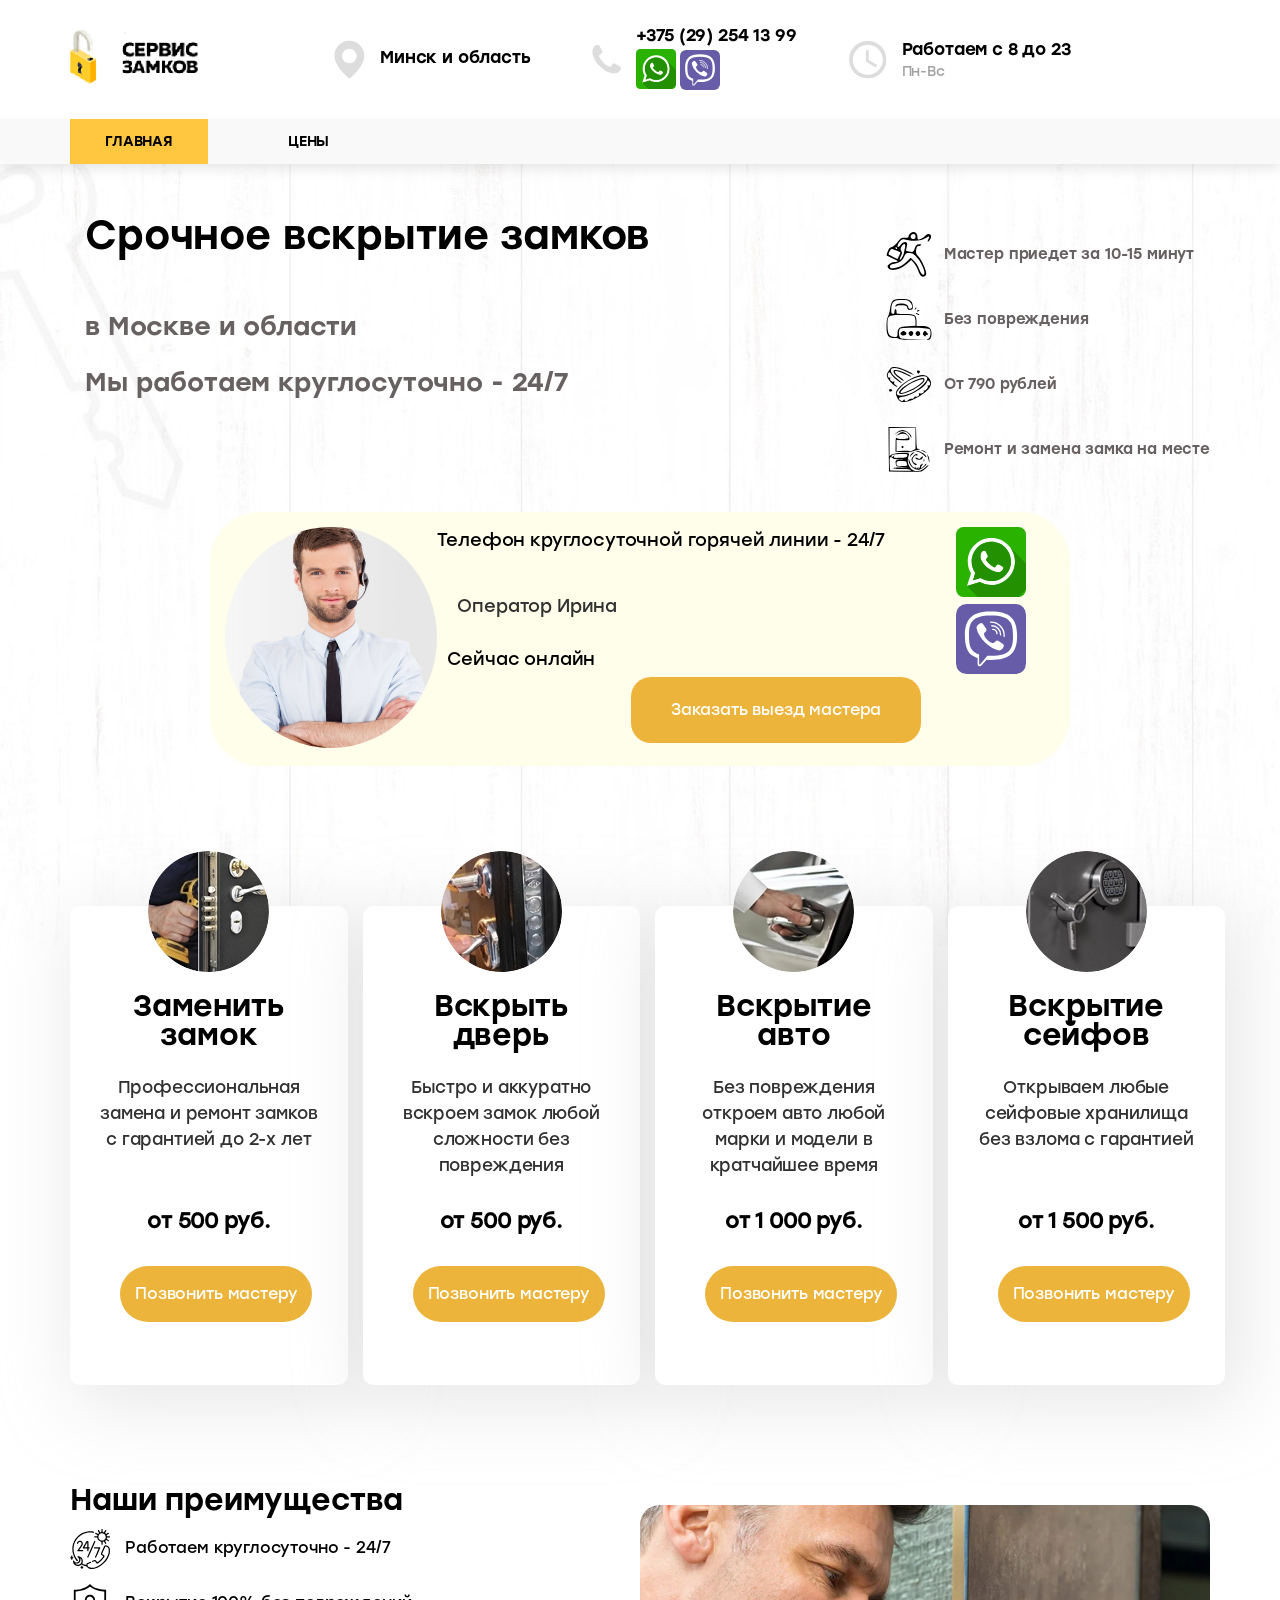
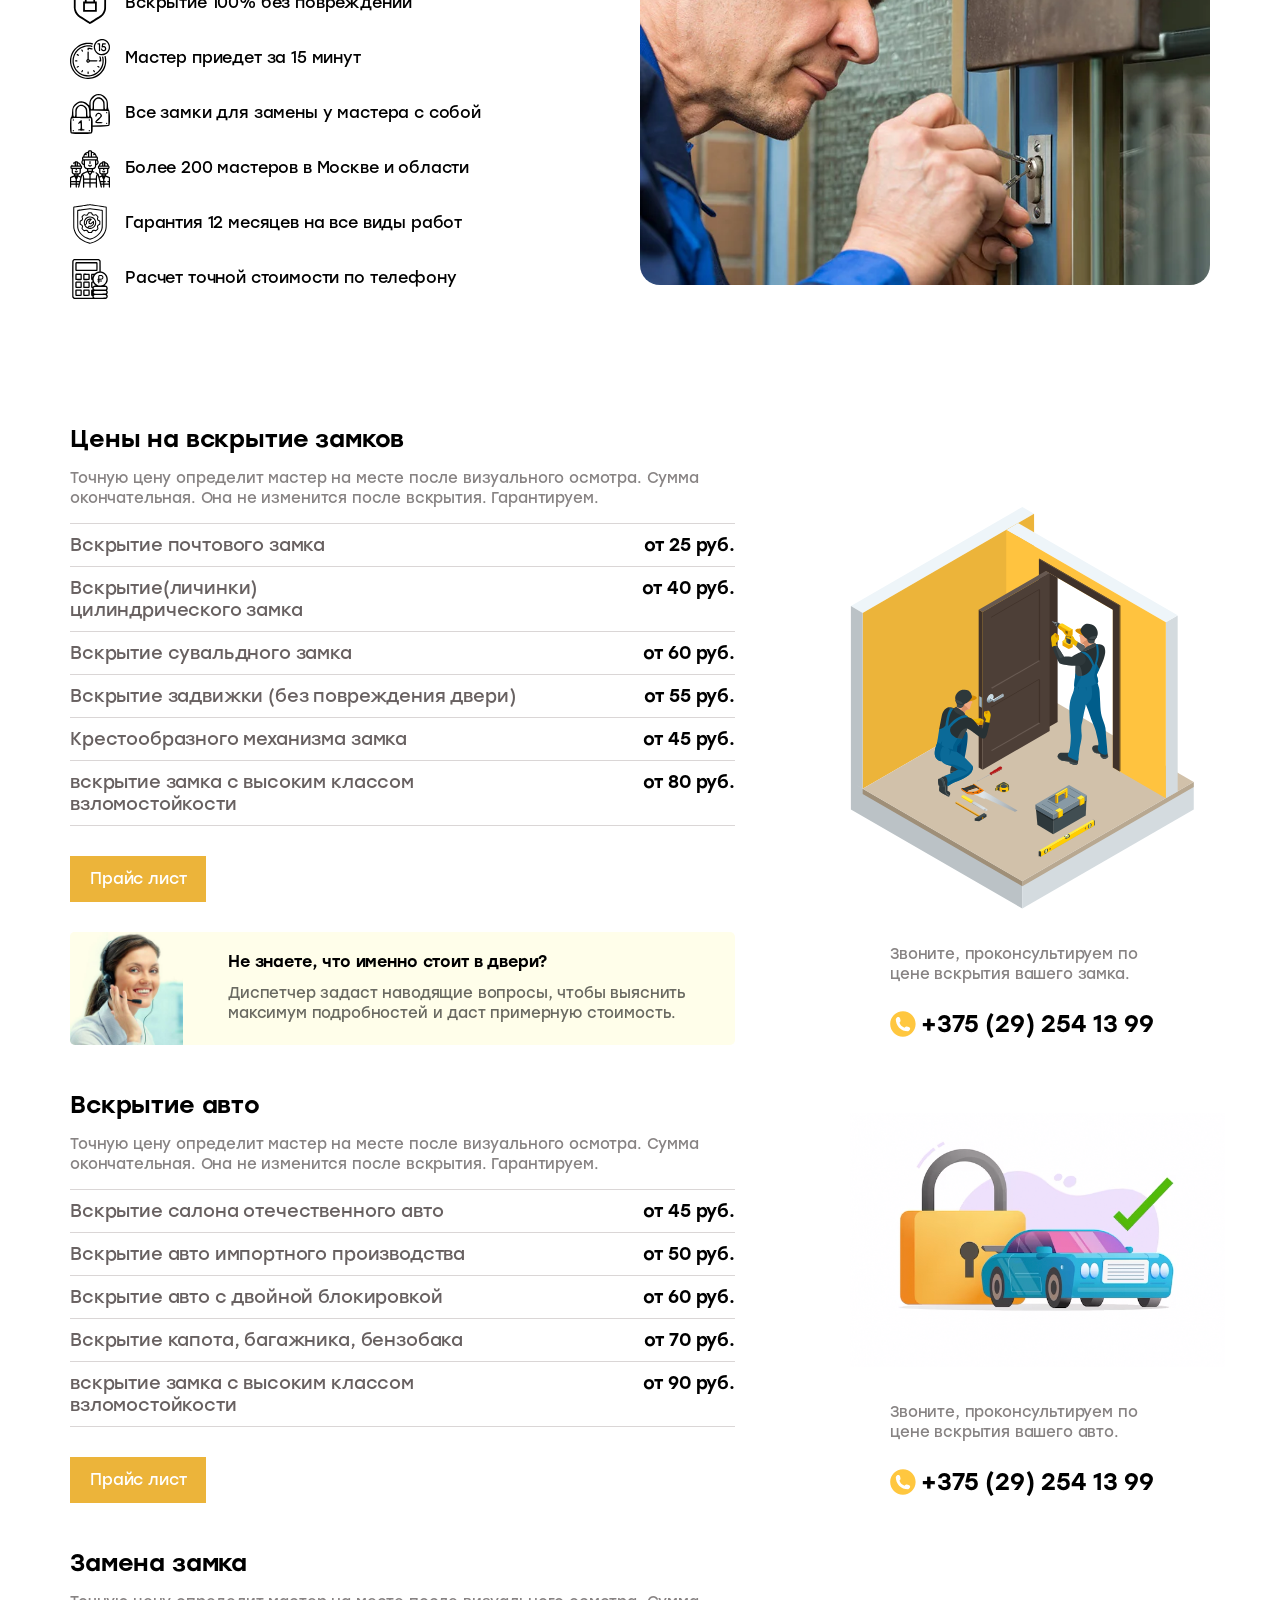
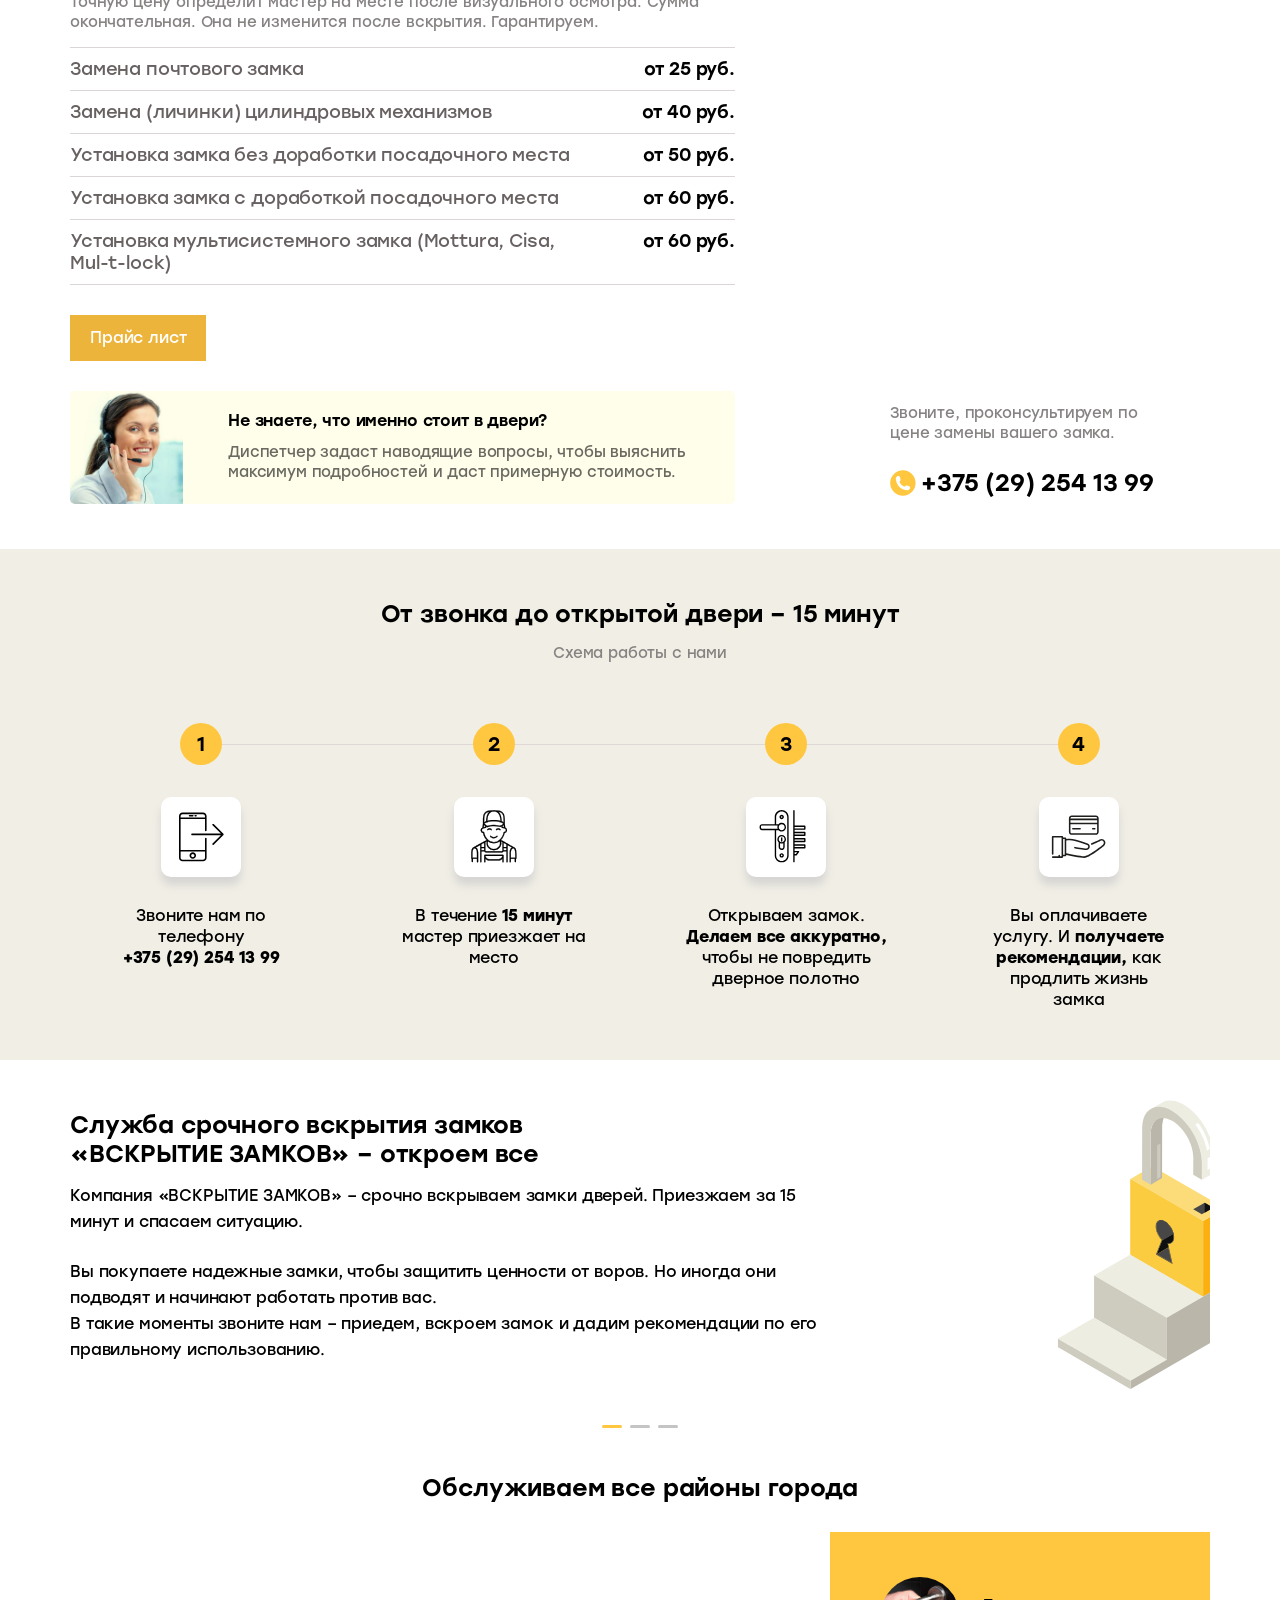
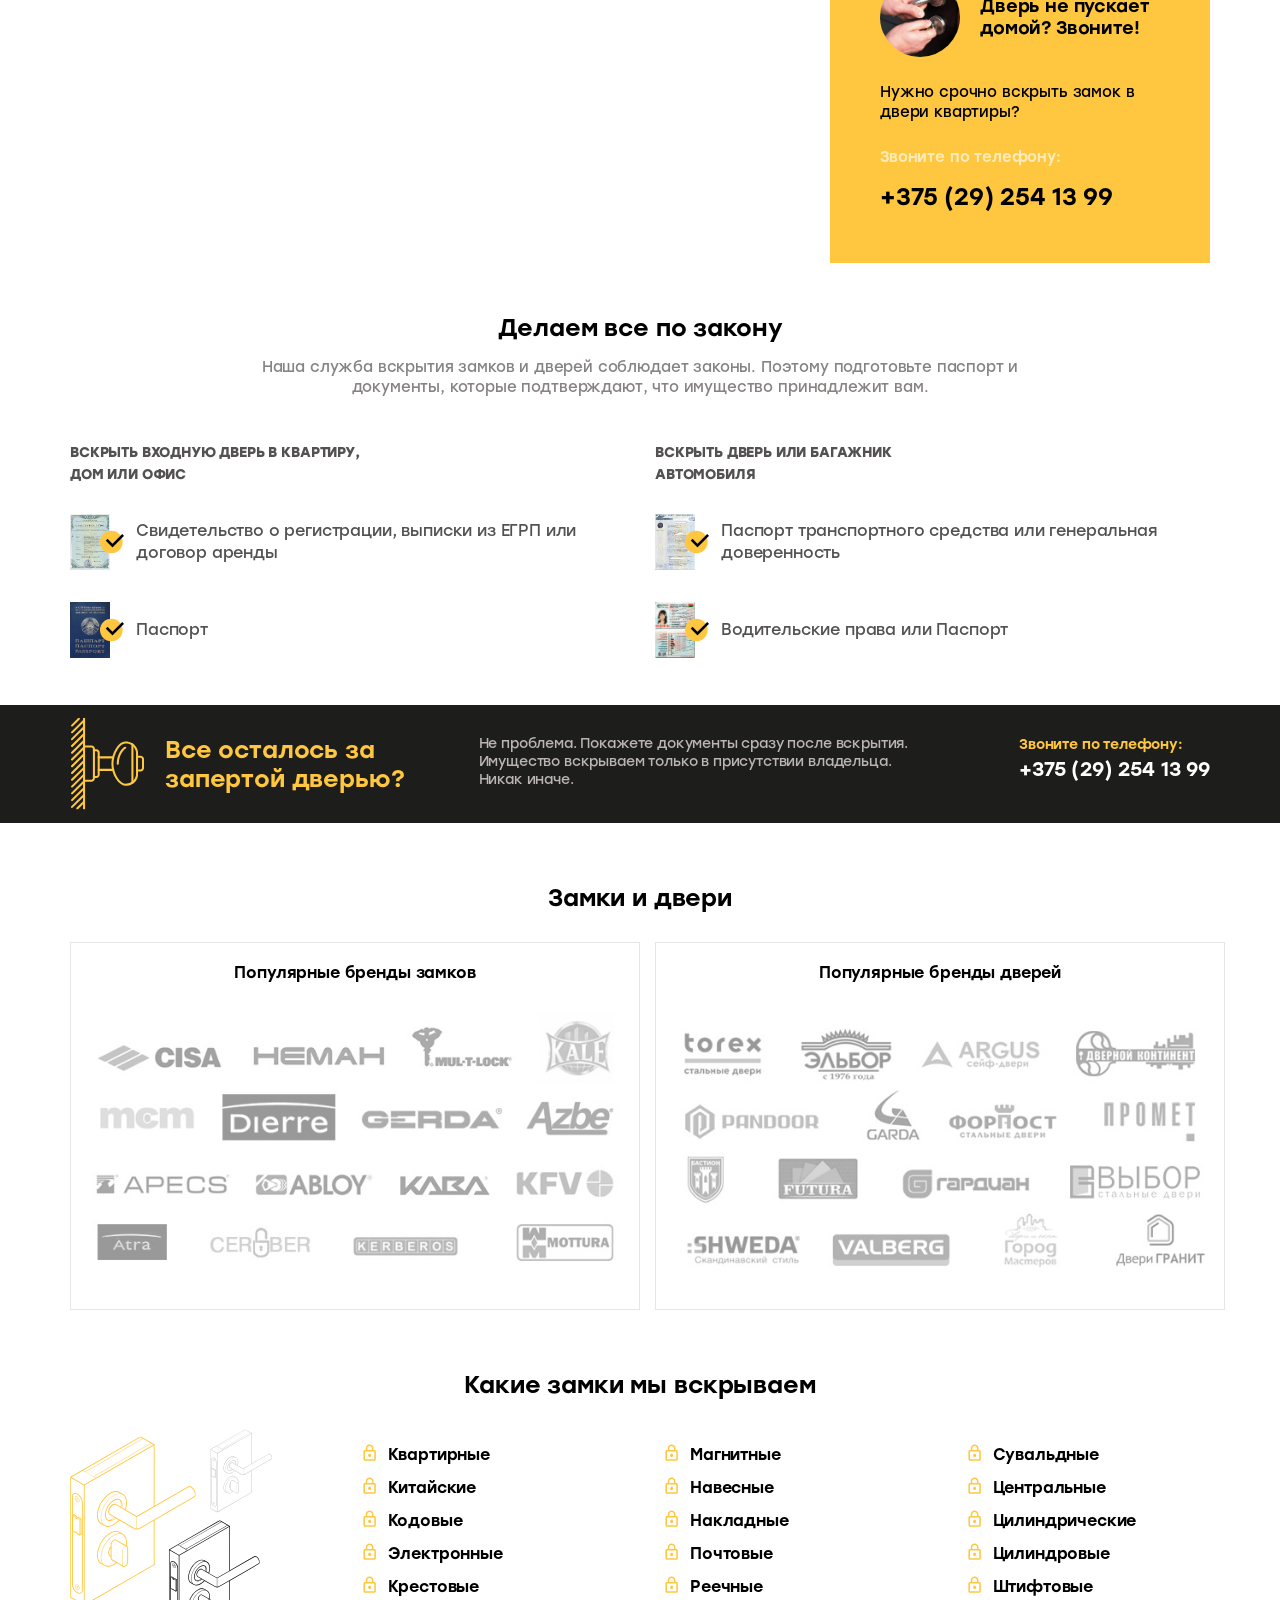
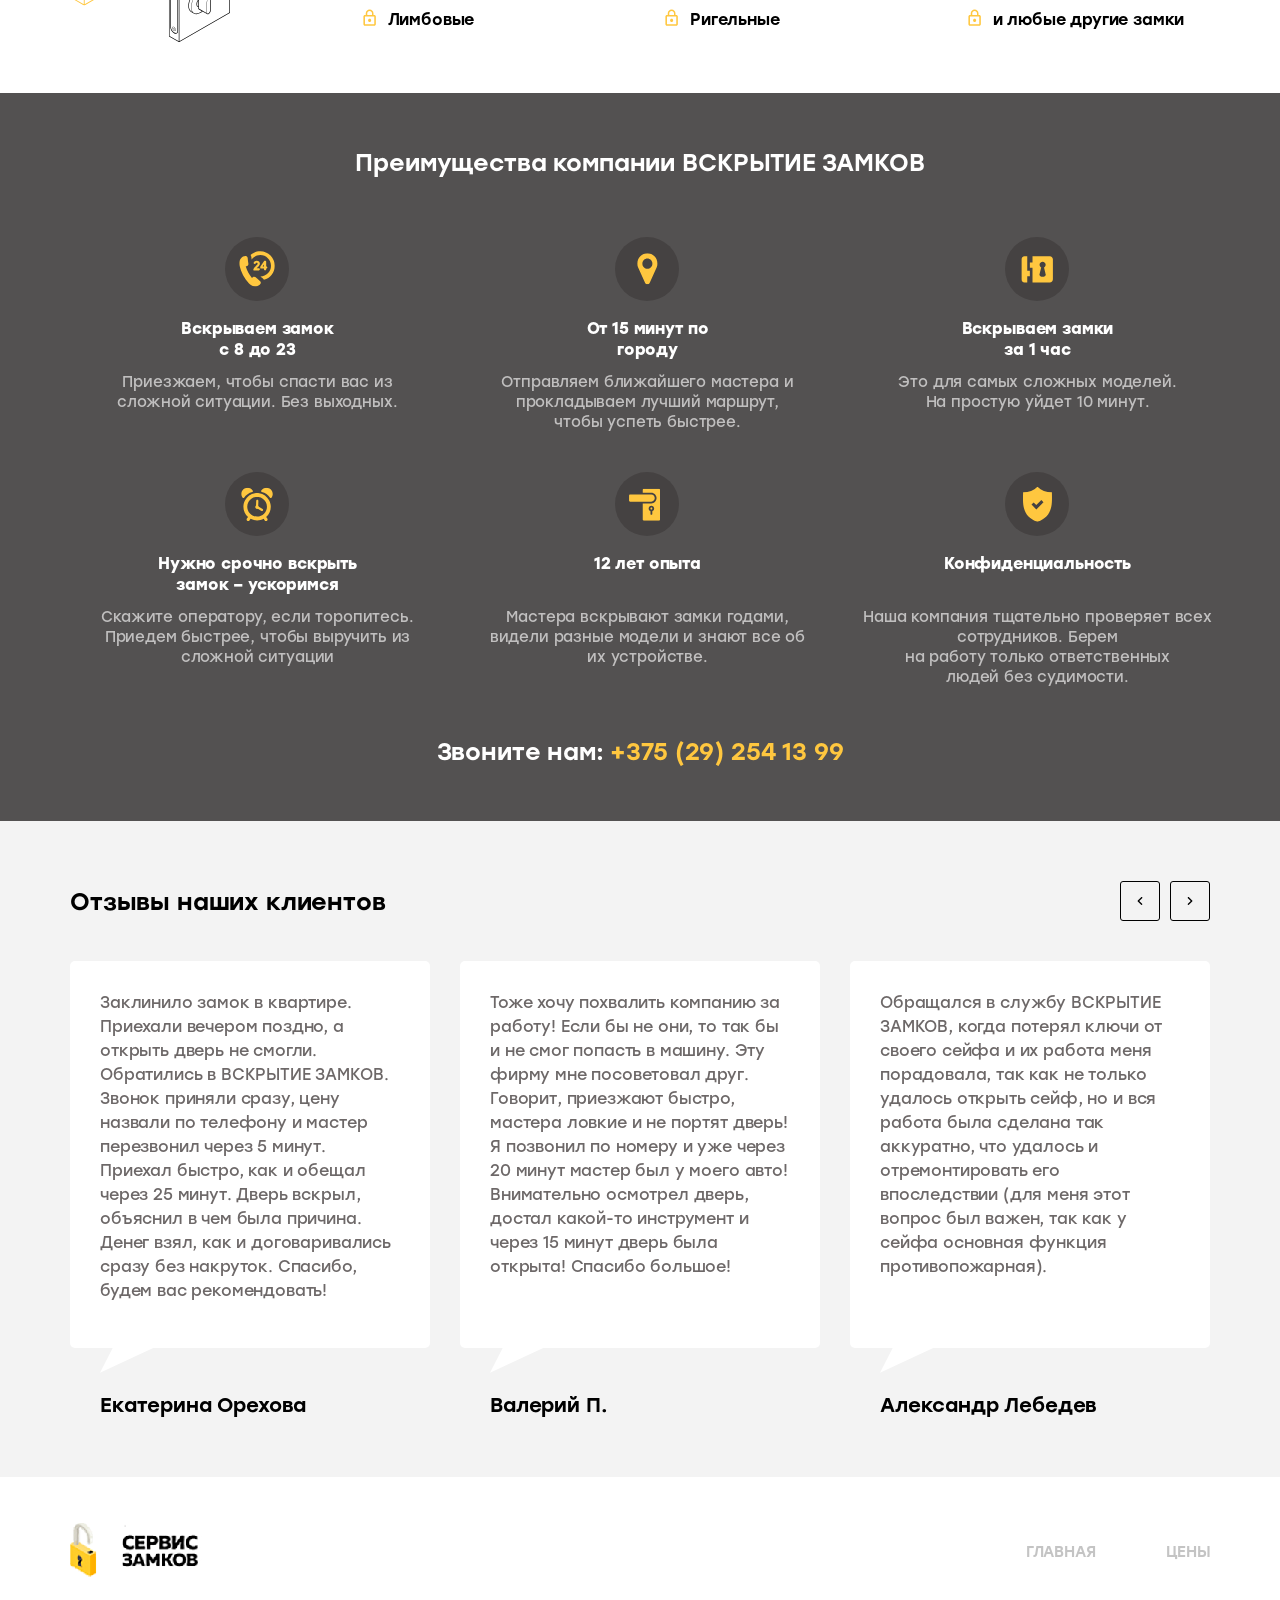
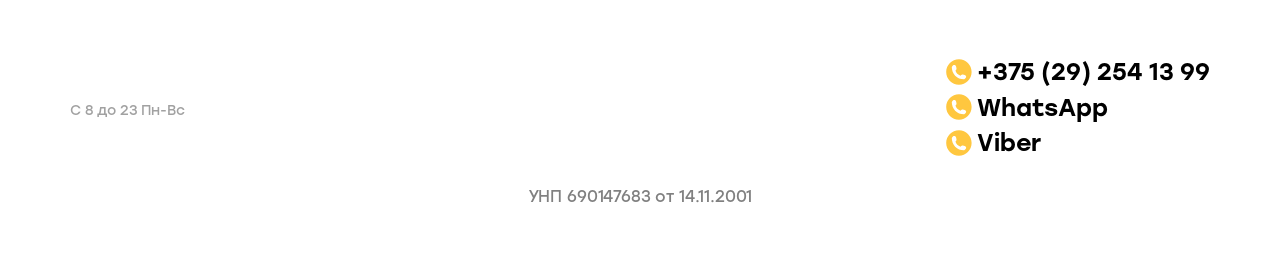
<file: index.html>
﻿<!DOCTYPE html>
<html lang="ru">
<head>
<!-- Google Tag Manager -->
<script>(function(w,d,s,l,i){w[l]=w[l]||[];w[l].push({'gtm.start':
new Date().getTime(),event:'gtm.js'});var f=d.getElementsByTagName(s)[0],
j=d.createElement(s),dl=l!='dataLayer'?'&l='+l:'';j.async=true;j.src=
'https://www.googletagmanager.com/gtm.js?id='+i+dl;f.parentNode.insertBefore(j,f);
})(window,document,'script','dataLayer','GTM-W6CWLD5B');</script>
<!-- End Google Tag Manager -->


   <meta charset="utf-8">
    <meta name="viewport" content="width=device-width">
    <link rel="apple-touch-icon" sizes="180x180" href="images/favicon/apple-touch-icon.png">
    <link rel="icon" type="image/png" sizes="32x32" href="images/favicon/favicon-32x32.png">
    <link rel="icon" type="image/png" sizes="16x16" href="images/favicon/favicon-16x16.png">
    <title>Аварийная служба вскрытия дверных замков круглосуточно</title>

    <meta name="description" content="Срочное вскрытие замка в железной двери">

    <link rel="stylesheet" href="css/dist/block-library/style.min.css" type="text/css" media="all">
    <link rel="stylesheet" id="common-css-css" href="css/common.css" type="text/css" media="all">
    <link rel="stylesheet" id="main-css-css" href="css/main.css?v=1" type="text/css" media="all">
    <link rel="stylesheet" id="media-css-css" href="css/media.css" type="text/css" media="all">
    <script type="text/javascript" src="js/jquery/jquery.js"></script>
    <script type="text/javascript" src="js/jquery/jquery-migrate.min.js"></script>
    <script type="text/javascript" src="js/libs.js"></script>
    <script type="text/javascript" src="js/scripts.js"></script>


</head>

<body data-rsssl="1">
<!-- Google Tag Manager (noscript) -->
<noscript><iframe src="https://www.googletagmanager.com/ns.html?id=GTM-W6CWLD5B"
height="0" width="0" style="display:none;visibility:hidden"></iframe></noscript>
<!-- End Google Tag Manager (noscript) -->
<header>

    <div class="header-topline">
        <div class="container">
            <div class="header-topline-inner">
                <div class="header-logo">
                    <a href="/" class="logo-link">
                        <img src="images/logo.png" alt="ВСКРЫТИЕ ЗАМКОВ">
                    </a>
                </div>
                <ul class="header-contacts">
                    <li class="contact-item contact-address">
                        <div class="item-icon">
                            <img src="images/icons/location.svg" alt="icon">
                        </div>
                        <div class="item-info">
                            <span class="item-text">Минск и область</span>
                            <span></span>
                        </div>
                    </li>
                    <li class="contact-item contact-telemail">
                        <div class="item-icon">
                            <img src="images/icons/phone.svg" alt="icon">
                        </div>
                        <div class="item-info">
                            <a href="tel:+375292541399" class="item-link mgo-number ">+375 (29) 254 13 99</a>
				 
                 <div class="item-info-new">
                    <a href="https://wa.me/qr/H7HNMR3UAV2HC1" style="color:#000000;" class="item-link mgo-number"><img class="photo-link" style="width: 40px;" src="images/icons/whatsapp (2).svg" alt="WhatsApp"></a>
         <a href="https://viber.click/375292541399" style="color:#000000;" class="item-link mgo-number"><img class="photo-link" style="width: 40px;" src="images/icons/viber.svg" alt="Viber"></a>
                </div>            
                <span></span>
                        </div>
                        
                    </li>
                    <li class="contact-item contact-schedule">
                        <div class="item-icon">
                            <img src="images/icons/clock.svg" alt="icon">
                        </div>
                        <div class="item-info">
                            <span class="item-text">Работаем с 8 до 23</span>
                            <span class="item-text">Пн-Вс</span>
                        </div>
                    </li>
                </ul>
                <button class="menu-toggle">
                    <span></span>
                </button>
            </div>
        </div>
    </div>

    <nav class="header-menu">
        <div class="container">
            <div class="header-menu-inner">

                <ul id="menu-glavnoe-menju" class="menu-primary">
                    <li class="menu-item menu-item-type-post_type menu-item-object-page menu-item-home current-menu-item page_item current_page_item">
                        <a href="/" aria-current="page" class="menu-link">Главная</a>
                    </li>
                    <li class="menu-item menu-item-type-post_type menu-item-object-page">
                        <a href="prices" class="menu-link">Цены</a>
                    </li>
                </ul>
            </div>
        </div>
    </nav>

    <nav class="header-mobile-menu">
        <div class="container">
            <div class="mobile-menu-inner">
                <div class="menu-phone">
                    <a href="tel:+375292541399" class="phone-link mgo-number">+375 (29) 254 13 99</a>
                </div>

                <ul id="menu-glavnoe-menju-1" class="menu-list">
                    <li class="menu-item menu-item-type-post_type menu-item-object-page menu-item-home current-menu-item page_item current_page_item">
                        <a href="/" aria-current="page" class="menu-link">Главная</a>
                    </li>
                    <li class="menu-item menu-item-type-post_type menu-item-object-page">
                        <a href="prices" class="menu-link">Цены</a>
                    </li>
                </ul>
                <div class="menu-schedule">Работаем с 8 до 23 Пн-Вс</div>
            </div>
        </div>
    </nav>

</header>
<main class="page-wrapper homepage">

    <section class="header-section" >
        <div class="container">
        <div class="container header-section-adv">
            <div class="row  pt-5">
                    <div class="col-sm-12 main-text-item">
                        <h1 class="h1-header" >Срочное вскрытие замков</h1>
                        <p class="text-main">в Москве и области</p>
                        <p class="text-main">Мы работаем круглосуточно - 24/7</p>
                            
                    </div>
                    <div class="icons-header">
                        <div class="icons-item-first "><img class="i-f-1" src="images/icons/icons-image-4_1.svg" alt="">Мастер приедет за 10-15 минут</div>
                        <div class="icons-item-first "><img class="i-f-1" src="images/icons/icons-image-2.svg" alt="">Без повреждения</div>
                        <div class="icons-item-first "><img class="i-f-1" src="images/icons/icons-image-3_1.svg" alt="">От 790 рублей</div>
                        <div class="icons-item-first "><img class="i-f-1" src="images/icons/icons-image-1.svg" alt="">Ремонт и замена замка на месте</div>
                    </div>
            </div>

            <div class="contact-header" >
                <div class="contact-block contact-block-img">
                    <img style="width: 100%; border-radius: 50%;" src="images/operator-header.png" alt="">
                </div>
                <div class="contact-block contact-block-new" >
                    <p class="contact-text-1">Телефон круглосуточной горячей линии - 24/7</p>
                    <p class="contact-text-2">Оператор Ирина</p>
                    <p class="contact-text-3" style="margin-bottom: 0px;">Сейчас онлайн</p>
                    <div class="row pb-2 ">
                        <div class="col-md-12 col-sm-12" style="text-align: end;padding-right: 20px; ">
                            <a class="master-button" style="margin-top: 5px; border-radius: 20px;" href="tel:+375292541399"  id="openPopup_1" >Заказать выезд мастера</a>
                        </div>
                    </div>
                </div>
                <div class="contact-block" style="display: flex;flex-direction: column;align-items: center; width: 20%;">
                    <a href="https://wa.me/qr/H7HNMR3UAV2HC1" style="color:#000000;margin-bottom: 7px;" class="item-link mgo-number"><img class="photo-link" style="width: 40px;" src="images/icons/whatsapp (2).svg" alt="WhatsApp"></a>
 				<a href="https://viber.click/375292541399" style="color:#000000;" class="item-link mgo-number"><img class="photo-link" style="width: 40px;" src="images/icons/viber.svg" alt="Viber"></a>
                </div>
            </div>

            

            
             
        </div>
        </div>

    </section>
    <section id="deyatelnost" data-sal="fade" data-sal-delay="100" data-sal-duration="500" data-sal-easing="ease-in-out">
        <div class="container">
        <div id="belf">
        
        
        <div class="row" id="vvver">
            
        
        
        
        
        
        <div class="col-xs-6 col-sm-6 col-lg-3 col-xl-3">
        
        
        <div class="customtipy2">
            <p><a href="/remont-ustanovka-zamena/zamena-zamkov"><img src="images/icons/det1.webp" alt=""></a></p>
            <h2 class="custom-title">Заменить замок</h2>
        <p class="custom-text-second">Профессиональная замена и ремонт замков с гарантией до 2-х лет</p>
        <p>от 500 руб.</p>
        <div class="row pb-2 pb-5">
            <div class="col-md-12 col-sm-12">
                <a class="master-button custom-button" href="tel:+375292541399"  id="openPopup_1" >Позвонить мастеру</a>
            </div>
        </div></div>
        
        </div>
        <div class="col-xs-6 col-sm-6  col-lg-3 col-xl-3">
        
        
        <div class="customtipy2">
            <p><a href="/vskrytie-dverej"><img src="images/icons/det2.webp" alt=""></a></p>
            <h2 class="custom-title">Вскрыть дверь</h2>
        <p class="custom-text-second">Быстро и аккуратно вскроем замок любой сложности без повреждения</p>
        <p>от 500 руб.</p>
        <div class="row pb-2 pb-5">
            <div class="col-md-12 col-sm-12">
                <a class="master-button custom-button" href="tel:+375292541399"  id="openPopup_1" >Позвонить мастеру</a>
            </div>
        </div></div>
        
        </div>
        <div class="col-xs-6 col-sm-6  col-lg-3 col-xl-3">
        
        
        <div class="customtipy2">
            <p><a href="/vskrytie-avto"><img src="images/icons/det3.webp" alt=""></a></p>
            <h2 class="custom-title">Вскрытие авто</h2>
        <p class="custom-text-second">Без повреждения откроем авто любой марки и модели в кратчайшее время</p>
        <p>от 1 000 руб.</p>
        <div class="row pb-2 pb-5">
            <div class="col-md-12 col-sm-12">
                <a class="master-button custom-button" href="tel:+375292541399"  id="openPopup_1" >Позвонить мастеру</a>
            </div>
        </div></div>
        
        </div>
        <div class="col-xs-6 col-sm-6 col-lg-3 col-xl-3">
        
        
        <div class="customtipy2">
            <p><a href="/vskrytie-sejfov"><img src="images/icons/det4.webp" alt=""></a></p>
            <h2 class="custom-title">Вскрытие сейфов</h2>
        <p class="custom-text-second">Открываем любые сейфовые хранилища без взлома с гарантией</p>
        <p>от&nbsp;1&nbsp;500 руб.</p>
        <div class="row pb-2 pb-5">
            <div class="col-md-12 col-sm-12">
                <a class="master-button custom-button" href="tel:+375292541399"  id="openPopup_1" >Позвонить мастеру</a>
            </div>
        </div></div>
        
        </div>
                            
        
         
        
        
        <div class="col-xs-12 col-sm-12 col-md-12 col-lg-12 col-xl-12">
        
        </div>
        
        
            
        </div>  
        </div>
        </div>
        
        <div class="container" data-sal="fade" data-sal-delay="100" data-sal-duration="500" data-sal-easing="ease-in-out">
            <div class="cons-header"><div class="cons-text">
                <div class="cons-text-first"><h2 class style="margin-bottom: 15px; ">Наши преимущества</h2></div>
                <div class="icon-cons"><img class="img-cons" src="images/icons/cons-icons-1.svg" alt="">Работаем круглосуточно - 24/7</div>
                <div class="icon-cons"><img class="img-cons" src="images/icons/cons-icons-2.svg" alt="">Вскрытие 100% без повреждений</div>
                <div class="icon-cons"><img class="img-cons" src="images/icons/cons-icons-3.svg" alt="">Мастер приедет за 15 минут</div>
                <div class="icon-cons"><img class="img-cons" src="images/icons/cons-icons-4.svg" alt="">Все замки для замены у мастера с собой</div>
                <div class="icon-cons"><img class="img-cons" src="images/icons/cons-icons-5.svg" alt="">Более 200 мастеров в Москве и области</div>
                <div class="icon-cons"><img class="img-cons" src="images/icons/cons-icons-6.svg" alt="">Гарантия 12 месяцев на все виды работ</div>
                <div class="icon-cons"><img class="img-cons" src="images/icons/cons-icons-7.svg" alt="">Расчет точной стоимости по телефону</div>
            </div>
            <div class="cons-photo"><img style="border-radius: 20px;" src="images/cons-photo.jpeg" alt=""></div>
        </div></div>
        
        
        </section>


    <section class="services-main" >
        <section class="price">
        <div class="container">
            <div class="row">

                
                <div class="col-lg-8 col-12">
                    <div class="price-main">
                        <h2 class="price-title">Цены на вскрытие замков</h2>
                        <div class="price-info">Точную цену определит мастер на месте после визуального осмотра. Сумма
                            окончательная. Она не изменится после вскрытия. Гарантируем.
                        </div>

                        <ul class="price-list">
                            <li class="price-item">
                                <div class="item-name">Вскрытие почтового замка</div>
                                <div class="item-value">от 25 руб.</div>
                            </li>
                             <li class="price-item">
                                <div class="item-name">Вскрытие<span style="letter-spacing: -0.16px;">(личинки)&nbsp;<br></span>цилиндрического замка</div>
                                <div class="item-value">от 40 руб.</div>
                            </li>                            <li class="price-item">
                                <div class="item-name">Вскрытие сувальдного замка</div>
                                <div class="item-value">от 60 руб.</div>
                            </li>
                            <li class="price-item">
                                <div class="item-name">Вскрытие задвижки (без повреждения двери)</div>
                                <div class="item-value">от 55 руб.</div>
                            </li>
                            <li class="price-item">
                                <div class="item-name">Крестообразного механизма замка</div>
                                <div class="item-value">от 45 руб.</div>
                            </li>
                            <li class="price-item">
                                <div class="item-name">вскрытие замка с высоким классом взломостойкости</div>
                                <div class="item-value">от 80 руб.</div>
                            </li>
                        </ul>
                        <div>
                            <a class="price-list-button" href="prices">Прайс лист</a>
                        </div>
                        <div class="price-dispatcher">
                            <div class="dispatcher-img">
                                <img src="images/bg/dispatcher.jpg" alt="img">
                            </div>
                            <div class="dispatcher-info">
                                <div class="dispatcher-title">Не знаете, что именно стоит в двери?</div>
                                <div class="dispatcher-descr">Диспетчер задаст наводящие вопросы, чтобы выяснить
                                    максимум подробностей и даст примерную стоимость.
                                </div>
                            </div>
                        </div>
                    </div>
                </div>


   
                <div class="col-lg-4 col-12">
                    <div class="price-consultation">
                        <div class="consultation-img">
                            <img src="images/bg/price.svg" alt="img">
                        </div>
                        <div class="consultation-info">
                            <div class="consultation-call">Звоните, проконсультируем по<br> цене вскрытия вашего замка.
                            </div>
                            <div class="consultation-phone">
                                <a href="tel:+375292541399" class="phone-link mgo-number">+375 (29) 254 13 99</a>
                            </div>
                        </div>
                    </div>
                </div>

            </div>
        </div>
    </section>


    <section class="price">
        <div class="container">
            <div class="row">

                <div class="col-lg-8 col-12">
                    <div class="price-main">
                        <h2 class="price-title">Вскрытие авто</h2>
                        <div class="price-info">Точную цену определит мастер на месте после визуального осмотра. Сумма
                            окончательная. Она не изменится после вскрытия. Гарантируем.
                        </div>

                        <ul class="price-list">
                            <li class="price-item">
                                <div class="item-name">Вскрытие салона отечественного авто</div>
                                <div class="item-value">от 45 руб.</div>
                            </li>
                            <li class="price-item">
                                <div class="item-name">Вскрытие авто импортного производства</div>
                                <div class="item-value">от 50 руб.</div>
                            </li>
                            <li class="price-item">
                                <div class="item-name">Вскрытие авто с двойной блокировкой</div>
                                <div class="item-value">от 60 руб.</div>
                            </li>
                            <li class="price-item">
                                <div class="item-name">Вскрытие капота, багажника, бензобака</div>
                                <div class="item-value">от 70 руб.</div>
                            </li>
                            <li class="price-item">
                                <div class="item-name">вскрытие замка с высоким классом взломостойкости</div>
                                <div class="item-value">от 90 руб.</div>
                            </li>
                        </ul>
                        <div>
                            <a class="price-list-button" href="prices">Прайс лист</a>
                        </div>

                    </div>
                </div>

                <div class="col-lg-4 col-12">
                    <div class="price-consultation">
                        <div class="consultation-img">
                            <img src="images/car.png" alt="img">
                        </div>
                        <div class="consultation-info">
                            <div class="consultation-call">Звоните, проконсультируем по<br> цене вскрытия вашего авто.
                            </div>
                            <div class="consultation-phone">
                                <a href="tel:+375292541399" class="phone-link mgo-number">+375 (29) 254 13 99</a>
                            </div>
                        </div>
                    </div>
                </div>

            </div>
        </div>
    </section>

 <section class="price">
        <div class="container">
            <div class="row">

                <div class="col-lg-8 col-12">
                    <div class="price-main">
                        <h2 class="price-title">Замена замка</h2>
                        <div class="price-info">Точную цену определит мастер на месте после визуального осмотра. Сумма
                            окончательная. Она не изменится после вскрытия. Гарантируем.
                        </div>

                        <ul class="price-list">
                            <li class="price-item">
                                <div class="item-name">Замена почтового замка</div>
                                <div class="item-value">от 25 руб.</div>
                            </li>
                            <li class="price-item">
                                <div class="item-name">Замена&nbsp;(личинки)&nbsp;цилиндровых механизмов&nbsp;</div>
                                <div class="item-value">от 40 руб.</div>
                            </li>
                            <li class="price-item">
                                <div class="item-name">Установка замка без доработки посадочного места</div>
                                <div class="item-value">от 50 руб.</div>
                            </li>
                            <li class="price-item">
                                <div class="item-name">Установка замка с доработкой посадочного места</div>
                                <div class="item-value">от 60 руб.</div>
                            </li>
                            <li class="price-item">
                                <div class="item-name">Установка мультисистемного замка (Mottura, Cisa, Mul-t-lock)</div>
                                <div class="item-value">от 60 руб.</div>
                            </li>
                        </ul>
                        <div>
                            <a class="price-list-button" href="prices">Прайс лист</a>
                        </div>
			<div class="price-dispatcher">
                            <div class="dispatcher-img">
                                <img src="images/bg/dispatcher.jpg" alt="img">
                            </div>
                            <div class="dispatcher-info">
                                <div class="dispatcher-title">Не знаете, что именно стоит в двери?</div>
                                <div class="dispatcher-descr">Диспетчер задаст наводящие вопросы, чтобы выяснить
                                    максимум подробностей и даст примерную стоимость.
                                </div>
                            </div>
                        </div>                    </div>
                </div>

                <div class="col-lg-4 col-12">
                    <div class="price-consultation">
                        <div class="consultation-img">
                           
                        </div>
                        <div class="consultation-info">
                            <div class="consultation-call">Звоните, проконсультируем по<br> цене замены вашего замка.
                            </div>
                            <div class="consultation-phone">
                                <a href="tel:+375292541399" class="phone-link mgo-number">+375 (29) 254 13 99</a>
                            </div>
                        </div>
                    </div>
                </div>

            </div>
        </div>
    </section>
    <section class="scheme" data-sal="fade" data-sal-delay="100" data-sal-duration="500" data-sal-easing="ease-in-out">
        <div class="container">
            <h2 class="scheme-title">От звонка до открытой двери – 15 минут</h2>
            <div class="scheme-subtitle section-subtitle">Cхема работы с нами</div>
            <div class="scheme-wrapper">
                <div class="scheme-inner right">
                    <ul class="scheme-steps">
                        <li class="step-item">
                            <div class="item-number">1</div>
                            <div class="item-icon">
                                <img src="images/icons/scheme-step1.svg" alt="icon">
                            </div>
                            <div class="item-info">Звоните нам по<br> телефону<br>
                                <a href="tel:+375292541399" class="mgo-number">+375 (29) 254 13 99</a>
                            </div>
                        </li>
                        <li class="step-item">
                            <div class="item-number">2</div>
                            <div class="item-icon">
                                <img src="images/icons/scheme-step2.svg" alt="icon">
                            </div>
                            <div class="item-info">В течение <b>15 минут</b><br> мастер приезжает на<br> место</div>
                        </li>
                        <li class="step-item">
                            <div class="item-number">3</div>
                            <div class="item-icon">
                                <img src="images/icons/scheme-step3.svg" alt="icon">
                            </div>
                            <div class="item-info">Открываем замок.<br> <b>Делаем все аккуратно,</b><br> чтобы не
                                повредить<br> дверное полотно
                            </div>
                        </li>
                        <li class="step-item">
                            <div class="item-number">4</div>
                            <div class="item-icon">
                                <img src="images/icons/scheme-step4.svg" alt="icon">
                            </div>
                            <div class="item-info">Вы оплачиваете<br> услугу. И <b>получаете<br> рекомендации,</b>
                                как<br> продлить жизнь<br> замка
                            </div>
                        </li>
                    </ul>
                </div>
            </div>
        </div>
    </section>


    <section class="seo-block seo-block-home" data-sal="fade" data-sal-delay="100" data-sal-duration="500" data-sal-easing="ease-in-out">
        <div class="container">

            <div class="seo-slider">
                <div class="seo-item">
                    <div class="row">
                        <div class="col-md-8 col-12">
                            <div class="seo-text text-block"><h2>Служба срочного вскрытия замков<br>
                                    «ВСКРЫТИЕ ЗАМКОВ» – откроем все</h2>
                                <p>Компания «ВСКРЫТИЕ ЗАМКОВ» – срочно вскрываем замки дверей. Приезжаем за 15 минут и спасаем ситуацию.</p>
                                <p>Вы покупаете надежные замки, чтобы защитить ценности от воров. Но иногда они подводят
                                    и начинают работать против вас.<br>
                                    В такие моменты звоните нам – приедем, вскроем замок и дадим рекомендации по его
                                    правильному использованию.</p>
                            </div>
                        </div>
                        <div class="col-md-4 col-12">
                            <div class="seo-img">
                                <img src="images/seo-slide1.svg" alt="img">
                            </div>
                        </div>
                    </div>
                </div>
                <div class="seo-item">
                    <div class="row">
                        <div class="col-md-8 col-12">
                            <div class="seo-text text-block"><h2>Защитите дверь сразу после вскрытия</h2>
                                <p>Сразу после вскрытия предлагаем вернуть прежний уровень защиты. Поставить новый
                                    замок.</p>
                                <p>Замки предлагаем по рыночным ценам и только в дополнение к услуге установки. Отдельно
                                    не продаем. Услуги не навязываем. Можете отказаться и заменить замок или заказать
                                    перекодировку в другое время. Мы ценим свободу вашего выбора.</p>
                            </div>
                        </div>
                        <div class="col-md-4 col-12">
                            <div class="seo-img">
                                <img src="images/seo-slide2.svg" alt="img">
                            </div>
                        </div>
                    </div>
                </div>
                <div class="seo-item">
                    <div class="row">
                        <div class="col-md-8 col-12">
                            <div class="seo-text text-block"><h2>Гарантия: вскрываем замок без вреда для двери</h2>
                                <p>Знаем, как царапина на краске двери раздражает. И как дорого ее убирать.
                                    Поэтому работаем аккуратно.</p>
                                <p>Гарантируем, что дверное полотно останутся, как новенькие. Используем
                                    для вскрытия замков профессиональные слесарные и специальные инструменты.
                                    Внимательно изучаем каждую дверь, выбираем лучший подход и только потом начинаем
                                    работу.</p>
                                <p>Вскрываем замки недорого и бережно.</p>
                            </div>
                        </div>
                        <div class="col-md-4 col-12">
                            <div class="seo-img">
                                <img src="images/seo-slide3.svg" alt="img">
                            </div>
                        </div>
                    </div>
                </div>
            </div>

        </div>
    </section>


    <section class="regions" data-sal="fade" data-sal-delay="100" data-sal-duration="500" data-sal-easing="ease-in-out">
        <div class="container">
            <h2 class="regions-title">Обслуживаем все районы города</h2>
            <div class="regions-wrapper">
                <div class="row no-gutters">
                    <div class="col-lg-8 col-md-7 col-12">
                        <div class="regions-map" id="map">
                            <iframe src="https://www.google.com/maps/embed?pb=!1m18!1m12!1m3!1d14924.826556222264!2d27.52279860741376!3d53.90486186674867!2m3!1f0!2f0!3f0!3m2!1i1024!2i768!4f13.1!3m3!1m2!1s0x46dbcffb86c72a41%3A0x7258bc75c21d3ddd!2z0YPQuy4g0JrQsNGA0LvQsCDQm9C40LHQutC90LXRhdGC0LAgODAvMiwg0JzQuNC90YHQuiwg0JzQuNC90YHQutCw0Y8g0L7QsdC70LDRgdGC0Yw!5e0!3m2!1sru!2sby!4v1714329801913!5m2!1sru!2sby"  style="border:0;" allowfullscreen="" loading="lazy" referrerpolicy="no-referrer-when-downgrade" width="100%" height="331"></iframe>
                        </div>
                    </div>
                    <div class="col-lg-4 col-md-5 col-12">
                        <div class="regions-consultation">
                            <div class="consultation-top">
                                <div class="consultation-img">
                                    <img src="images/bg/hands.jpg" alt="img">
                                </div>
                                <div class="consultation-title">Дверь не пускает домой? Звоните!</div>
                            </div>
                            <div class="consultation-info">Нужно срочно вскрыть замок в двери квартиры?
                            </div>
                            <div class="consultation-phone">
                                <div class="phone-title">Звоните по телефону:</div>
                                <a href="tel:+375292541399" class="phone-link mgo-number">+375 (29) 254 13 99</a>
                            </div>
                        </div>
                    </div>
                </div>
            </div>
        </div>
    </section>


    <section class="law" data-sal="fade" data-sal-delay="100" data-sal-duration="500" data-sal-easing="ease-in-out">
        <div class="container">
            <h2 class="law-title">Делаем все по закону</h2>
            <div class="law-subtitle section-subtitle">Наша служба вскрытия замков и дверей соблюдает законы. Поэтому
                подготовьте паспорт и<br> документы, которые подтверждают, что имущество принадлежит вам.
            </div>
            <div class="law-documents">
                <div class="row">

                    <div class="col-md-6 col-12">
                        <div class="documents-group">
                            <div class="group-title">Вскрыть входную дверь в квартиру,<br> дом или офис</div>
                            <ul class="group-list">
                                <li class="group-item">
                                    <img src="images/bg/document1.jpg" alt="img">
                                    <span>Свидетельство о регистрации, выписки из&nbsp;ЕГРП&nbsp;или договор аренды<br></span>
                                </li>
                                <li class="group-item">
                                    <img src="images/bg/document2.jpg" alt="img">
                                    <span>Паспорт</span>
                                </li>
                            </ul>
                        </div>
                    </div>
                    <div class="col-md-6 col-12">
                            <div class="documents-group">
                                <div class="group-title">Вскрыть дверь или багажник<br> автомобиля</div>
                                <ul class="group-list">
                                    <li class="group-item">
                                        <img src="images/bg/document3.jpg" alt="img">
                                        <span>Паспорт транспортного средства или генеральная доверенность</span>
                                    </li>
                                    <li class="group-item">
                                        <img src="images/bg/document4.jpg" alt="img">
                                        <span>Водительские права или Паспорт</span>
                                    </li>
                                </ul>
                            </div>
                        </div>
                </div>
            </div>
        </div>
    </section>


    <section class="locked" data-sal="fade" data-sal-delay="100" data-sal-duration="500" data-sal-easing="ease-in-out">
        <div class="container">
            <div class="locked-inner">
                <div class="locked-title h2">Все осталось за запертой дверью?</div>
                <div class="locked-info">Не проблема. Покажете документы сразу после вскрытия.<br> Имущество вскрываем
                    только в присутствии владельца.<br> Никак иначе.
                </div>
                <div class="locked-phone">
                    <div class="phone-title">Звоните по телефону:</div>
                    <a href="tel:+375292541399" class="phone-link mgo-number">+375 (29) 254 13 99</a>
                </div>
            </div>
        </div>
    </section>

    <section class="brands" data-sal="fade" data-sal-delay="100" data-sal-duration="500" data-sal-easing="ease-in-out">
        <div class="container">
            <h2 class="brands-title">Замки и двери</h2>
            <div class="brands-wrapper">
                <div class="row">

                    <div class="col-md-6 col-12">
                        <div class="brands-group">
                            <div class="group-title">Популярные бренды замков</div>
                            <div class="group-img">
                                <img src="images/locks.jpg" alt="img">
                            </div>
                        </div>
                    </div>

                    <div class="col-md-6 col-12">
                        <div class="brands-group">
                            <div class="group-title">Популярные бренды дверей</div>
                            <div class="group-img">
                                <img src="images/doors.jpg" alt="img">
                            </div>
                        </div>
                    </div>

                </div>
            </div>
        </div>
    </section>


    <section class="types" data-sal="fade" data-sal-delay="100" data-sal-duration="500" data-sal-easing="ease-in-out">
        <div class="container">
            <h2 class="types-title">Какие замки мы вскрываем</h2>
            <div class="types-wrapper">
                <div class="row align-items-center">

                    <div class="col-lg-3 col-sm-4 col-12 order-sm-1 order-2">
                        <div class="types-img">
                            <img src="images/bg/types.svg" alt="img">
                        </div>
                    </div>

                    <div class="col-lg-9 col-sm-8 col-12 order-sm-2 order-1">
                        <ul class="types-list">
                            <li class="type-name">Квартирные</li>
                            <li class="type-name">Китайские</li>
                            <li class="type-name">Кодовые</li>
                            <li class="type-name">Электронные</li>
                            <li class="type-name">Крестовые</li>
                            <li class="type-name">Лимбовые</li>
                            <li class="type-name">Магнитные</li>
                            <li class="type-name">Навесные</li>
                            <li class="type-name">Накладные</li>
                            <li class="type-name">Почтовые</li>
                            <li class="type-name">Реечные</li>
                            <li class="type-name">Ригельные</li>
                            <li class="type-name">Сувальдные</li>
                            <li class="type-name">Центральные</li>
                            <li class="type-name">Цилиндрические</li>
                            <li class="type-name">Цилиндровые</li>
                            <li class="type-name">Штифтовые</li>
                            <li class="type-name">и любые другие замки</li>
                        </ul>
                    </div>

                </div>
            </div>
        </div>
    </section>


    <section class="advantages" data-sal="fade" data-sal-delay="100" data-sal-duration="500" data-sal-easing="ease-in-out">
        <div class="container">
            <h2 class="advantages-title">Преимущества компании ВСКРЫТИЕ ЗАМКОВ</h2>
            <div class="advantages-wrapper">
                <div class="row">

                    <div class="col-lg-4 col-sm-6 col-12">
                        <div class="advantage-item">
                            <div class="item-icon">
                                <img src="images/icons/advantage1.svg" alt="icon">
                            </div>
                            <div class="item-title">Вскрываем замок<br> с 8 до 23</div>
                            <div class="item-info">Приезжаем, чтобы спасти вас из<br> сложной ситуации. Без
                                выходных.
                            </div>
                        </div>
                    </div>
                    <div class="col-lg-4 col-sm-6 col-12">
                        <div class="advantage-item">
                            <div class="item-icon">
                                <img src="images/icons/advantage2.svg" alt="icon">
                            </div>
                            <div class="item-title">От 15 минут по<br> городу</div>
                            <div class="item-info">Отправляем ближайшего мастера и прокладываем лучший маршрут,<br>
                                чтобы успеть быстрее.
                            </div>
                        </div>
                    </div>
                    <div class="col-lg-4 col-sm-6 col-12">
                        <div class="advantage-item">
                            <div class="item-icon">
                                <img src="images/icons/advantage3.svg" alt="icon">
                            </div>
                            <div class="item-title">Вскрываем замки<br> за 1 час</div>
                            <div class="item-info">Это для самых сложных моделей.<br> На простую уйдет 10 минут.</div>
                        </div>
                    </div>
                    <div class="col-lg-4 col-sm-6 col-12">
                        <div class="advantage-item">
                            <div class="item-icon">
                                <img src="images/icons/advantage4.svg" alt="icon">
                            </div>
                            <div class="item-title">Нужно срочно вскрыть<br> замок – ускоримся</div>
                            <div class="item-info">Скажите оператору, если торопитесь. Приедем быстрее, чтобы выручить
                                из сложной ситуации
                            </div>
                        </div>
                    </div>
                    <div class="col-lg-4 col-sm-6 col-12">
                        <div class="advantage-item">
                            <div class="item-icon">
                                <img src="images/icons/advantage5.svg" alt="icon">
                            </div>
                            <div class="item-title">12 лет опыта</div>
                            <div class="item-info">Мастера вскрывают замки годами,<br> видели разные модели и знают все
                                об<br> их устройстве.
                            </div>
                        </div>
                    </div>
                    <div class="col-lg-4 col-sm-6 col-12">
                        <div class="advantage-item">
                            <div class="item-icon">
                                <img src="images/icons/advantage6.svg" alt="icon">
                            </div>
                            <div class="item-title">Конфиденциальность</div>
                            <div class="item-info">Наша компания тщательно проверяет всех сотрудников.
                                Берем<br> на работу только ответственных<br> людей без судимости.
                            </div>
                        </div>
                    </div>

                </div>
            </div>

            <div class="advantages-phone">Звоните нам:
                <a href="tel:+375292541399" class="phone-link mgo-number">+375 (29) 254 13 99</a>
            </div>

        </div>
    </section>

    <section class="reviews" data-sal="fade" data-sal-delay="100" data-sal-duration="500" data-sal-easing="ease-in-out">
        <div class="container">
            <div class="reviews-top">
                <div class="reviews-title h2">Отзывы наших клиентов</div>
                <div class="reviews-slider-nav slider-nav"></div>
            </div>

            <div class="reviews-slider">
                <div class="review-item">
                    <div class="item-comment">Заклинило замок в квартире. Приехали вечером поздно, а открыть дверь не
                        смогли. Обратились в ВСКРЫТИЕ ЗАМКОВ. Звонок приняли сразу, цену назвали по телефону и мастер перезвонил
                        через 5 минут. Приехал быстро, как и обещал через 25 минут. Дверь вскрыл, объяснил в чем была
                        причина. Денег взял, как и договаривались сразу без накруток. Спасибо, будем вас рекомендовать!
                    </div>
                    <div class="item-reviewer">Екатерина Орехова</div>
                </div>
                <div class="review-item">
                    <div class="item-comment">Тоже хочу похвалить компанию за работу! Если бы не они, то так бы и не
                        смог попасть в машину. Эту фирму мне посоветовал друг. Говорит, приезжают быстро, мастера ловкие
                        и не портят дверь! Я позвонил по номеру и уже через 20 минут мастер был у моего авто!
                        Внимательно осмотрел дверь, достал какой-то инструмент и через 15 минут дверь была открыта!
                        Спасибо большое!
                    </div>
                    <div class="item-reviewer">Валерий П.</div>
                </div>
                <div class="review-item">
                    <div class="item-comment">Обращался в службу ВСКРЫТИЕ ЗАМКОВ, когда потерял ключи от своего сейфа и их
                        работа меня порадовала, так как не только удалось открыть сейф, но и вся работа была сделана так
                        аккуратно, что удалось и отремонтировать его впоследствии (для меня этот вопрос был важен, так
                        как у сейфа основная функция противопожарная).
                    </div>
                    <div class="item-reviewer">Александр Лебедев</div>
                </div>
                <div class="review-item">
                    <div class="item-comment">Пару дней назад случилось так, что я где-то потеряла свои ключи. К счастью
                        мне помог интернет! Я достаточно быстро смогла найти эту компанию и вызвала мастера. Мастер на
                        моё удивление приехал достаточно быстро. С замком он возился наверное минут 7! И открыл дверь
                        без каких либо повреждений. Так что я этой службой осталась довольна.
                    </div>
                    <div class="item-reviewer">Виктория Калинина</div>
                </div>
                <div class="review-item">
                    <div class="item-comment">Хотелось бы поблагодарить за качественно выполненную работу ребят из этой
                        фирмы. А главное, что все сделали очень оперативно, приехали на вызов быстро. А столкнулись с
                        проблемой на работе прямо, в офисном сейфе отказал замок. Не знали даже что делать. выручили нас
                        в итоге и стоимость всей работы вообще невысокая оказалась. Рекомендую всем, кто столкнется с
                        похожей проблемой.
                    </div>
                    <div class="item-reviewer">Дмитрий</div>
                </div>
                <div class="review-item">
                    <div class="item-comment">Потерял ключ от рабочего сейфа. Начальник срочно требовал документы. Для
                        решения проблемы обратился в эту фирму. Мастер прибыл очень быстро и вскрыл сейф оперативно.
                        Спасибо, выручили.
                    </div>
                    <div class="item-reviewer">Даньков Дмитрий</div>
                </div>
                <div class="review-item">
                    <div class="item-comment">Обращался в эту фирму для вскрытия сейфа, так как был утерян ключ. Заказ
                        мой приняли оперативно и буквально через полчаса уже прибыл мастер. Замок вскрыл быстро и по
                        просьбе установил новый. Доволен.
                    </div>
                    <div class="item-reviewer">Чесаков Николай</div>
                </div>
                <div class="review-item">
                    <div class="item-comment">Эта компания выручила меня, когда у меня украли сумочку, в которой лежали
                        ключи от моей квартиры. К счастью, здесь без каких либо проблем смогли справиться с моей дверью,
                        причём сделали всё достаточно быстро. Также они мне помогли с заменой замков. Всем осталась
                        очень довольна, спасибо!
                    </div>
                    <div class="item-reviewer">Алёна Кривцова</div>
                </div>
                <div class="review-item">
                    <div class="item-comment">Мой муж работает с оружием. И собираясь на работу обнаружил, что потерял
                        ключ от сейфа. Пистолет в его работе обязателен. Промониторив интернет остановилась на этой
                        компании. Зайдя на сайт связалась с компетентным консультантом, который сразу направил мастера.
                        Специалист прибыл оперативно. Вскрытие сейфа у него заняло около получаса. Всем довольны.
                        Рекомендую!
                    </div>
                    <div class="item-reviewer">Ирина Новокрещенова</div>
                </div>
                <div class="review-item">
                    <div class="item-comment">С легкостью справились с открытием замка и мы наконец-то смогли попасть в
                        свою квартиру. Мастер оказался настоящим профессионалом своего дела, уже договорился об
                        установке нового замка.
                    </div>
                    <div class="item-reviewer">Дмитрий Берников</div>
                </div>
                <div class="review-item">
                    <div class="item-comment">Заказывал вскрытие замка, приехали оперативно, все открыли. Спасибо</div>
                    <div class="item-reviewer">Юрий Колмачев</div>
                </div>
                <div class="review-item">
                    <div class="item-comment">В начале месяца обращался для вскрытия дверного замка в квартире. Живу
                        один, и ключи потерял поздно вечером. Начал варианты искать, здесь как раз круглосуточно
                        работают. Поэтому и решил к ним обратиться. Где-то спустя час после обращения приехали мастера.
                        Сделали качественно и за вполне адекватные деньги. Спасибо, очень выручили!
                    </div>
                    <div class="item-reviewer">Сергей</div>
                </div>
                <div class="review-item">
                    <div class="item-comment">Как-то неудачно я открывал замок, что ключ обломался и остался в
                        сердцевине. Выручили специалисты данной компании. Им удалось открыть двери не повредив ничего и
                        заменить замок. Спасибо.
                    </div>
                    <div class="item-reviewer">Максим Павлов</div>
                </div>
                <div class="review-item">
                    <div class="item-comment">Для вскрытия замка в офисе вызывал аварийную службу. К выполненной работе
                        нареканий нет. Мастера прибыли вовремя и вскрыли замок очень быстро. Видимых повреждений не
                        обнаружил. Цена низкая. Спасибо
                    </div>
                    <div class="item-reviewer">Лебедев Сергей</div>
                </div>
                <div class="review-item">
                    <div class="item-comment">Случилась у меня не приятная ситуация. Потеряла ключи от входной двери в
                        позднее время суток. Зайдя в интернет в поисках решения моей проблемы, наткнулась на эту службу.
                        Не смотря на позднее время, мастер прибыл в район Выхино очень быстро. А работой справился также
                        легко, даже не повредив внешний вид. Сотрудничеством осталась довольна. Спасибо!
                    </div>
                    <div class="item-reviewer">Ковширко Олеся</div>
                </div>
                <div class="review-item">
                    <div class="item-comment">Я потеряла ключи от квартиры, а запасные остались внутри. Домой нужно было
                        как то попасть, в этом мне помогла аварийная служба, которая аккуратно вскрыла дверь и я
                        благополучно зашла домой.
                    </div>
                    <div class="item-reviewer">Оксана Горкина</div>
                </div>
                <div class="review-item">
                    <div class="item-comment">Вышел вынести мусор и у меня захлопнулась дверь. Хорошо, что телефон был с
                        собой. Обратился в эту аварийную службу. Ребята приехали оперативно и быстро решили мою
                        проблему. По стоимости вышло недорого, даже не представляю что бы я без них и делал. От чистого
                        сердца хотелось бы выразить свою благодарность. Они меня на самом деле выручили. Рекомендую!
                    </div>
                    <div class="item-reviewer">Денис Рыбаков</div>
                </div>
                <div class="review-item">
                    <div class="item-comment">Очень хороший сервис - недавно про него узнал только, и вот
                        воспользовался, когда возникла критическая ситуация. Не сказал бы, что у меня старая машина, но
                        даже с такими бывают случаи, когда захлопывается замок, и ты не в состоянии что-либо сделать.
                        Мастер после вызова прибыл оперативно, за 15 минут скрыл замок без каких либо повреждений. Да и
                        по цене недорого.
                    </div>
                    <div class="item-reviewer">Евгений Волков</div>
                </div>
                <div class="review-item">
                    <div class="item-comment">У меня недавно такая ситуация произошла! До сих пор волосы дыбом!
                        Собрались с детьми в зоопарк, припарковалась недалеко от метро. Старший из машины вылез, младший
                        внутри. Не знаю как, дверь захлопнулась и заклинило!! А в машине ребёнок! На улице жара! Нашла в
                        интернете телефон аварийной службы. Приехали минут за 10-15. Малыш толком испугаться не успел
                        даже. Огромное спасибо!!!
                    </div>
                    <div class="item-reviewer">Андрей Петраков</div>
                </div>
                <div class="review-item">
                    <div class="item-comment">Нужно было сделать обивку входной двери дермантином. Сделали качественно.
                        Выбор материала на месте.
                    </div>
                    <div class="item-reviewer">Ефим Новицкий</div>
                </div>
                <div class="review-item">
                    <div class="item-comment">Сломался замок двери, провозился почти пол часа и понял, что
                        самостоятельно не справлюсь. Позвонил в компанию, приехали в течение 15 минут. Оперативно
                        вскрыли дверь, без повреждения замка.
                    </div>
                    <div class="item-reviewer">Антон Егорьев</div>
                </div>
                <div class="review-item">
                    <div class="item-comment">Кто бы что не говорил, а потеря ключей и понимание ситуации у дверей в
                        ночное время - это самое неприятное. Звонок в компанию и мастер оперативно оказался по адресу.
                        Вскрыл очень аккуратно замок дверей.
                    </div>
                    <div class="item-reviewer">Алиса Сихонкина</div>
                </div>
                <div class="review-item">
                    <div class="item-comment">Потерял ключ от офиса. Дубликат был у сотрудника, который был в отпуске.
                        Вызвал мастера в трех разных аварийных службах. ВСКРЫТИЕ ЗАМКОВ приехали за 14 минут - быстрее
                        остальных. Замок вскрыли еще быстрее - за 5 минут. Повреждений не было на конструкции.
                    </div>
                    <div class="item-reviewer">Илья Чижковский</div>
                </div>
                <div class="review-item">
                    <div class="item-comment">Оставил ключи в машине и захлопнул дверь. Поначалу пытался открыть
                        самостоятельно, чуть не повредил замок. Что делать не знал, ведь машина мне нужна для работы.
                        Позвонил другу, рассказал все, он посоветовал мне службу M-Zamok. Позвонил им, объяснил
                        ситуацию. Мастер приехал быстро и выполнил вскрытие, причем ничуть не повредив машину. Спасибо
                        вам, выручили!
                    </div>
                    <div class="item-reviewer">Александр Рябин</div>
                </div>
            </div>

        </div>
    </section>

</main>

<footer data-sal="fade" data-sal-delay="100" data-sal-duration="500" data-sal-easing="ease-in-out">
    <div class="footer-top">
        <div class="container">
            <div class="footer-top-inner">
                <div class="footer-logo">
                    <a href="/" class="logo-link">
                        <img src="images/logo.png" alt="ВСКРЫТИЕ ЗАМКОВ">
                    </a>
                </div>
                <nav class="footer-menu">

                    <ul id="menu-glavnoe-menju-2" class="menu-list">
                        <li class="menu-item menu-item-type-post_type menu-item-object-page menu-item-home current-menu-item page_item current_page_item">
                            <a href="/" aria-current="page" class="menu-link">Главная</a>
                        </li>
                        <li class="menu-item menu-item-type-post_type menu-item-object-page">
                            <a href="prices" class="menu-link">Цены</a>
                        </li>
                    </ul>
                </nav>
            </div>
        </div>
    </div>
    <div class="footer-middle">
        <div class="container">
            <div class="footer-middle-inner">
                <div class="footer-schedule">С 8 до 23 Пн-Вс</div>
                <div class="footer-phone">
                    <a href="tel:+375292541399" class="phone-link mgo-number">+375 (29) 254 13 99</a> <br>
 		<a href="https://wa.me/qr/H7HNMR3UAV2HC1" class="phone-link mgo-number">WhatsApp</a><br>
 		<a href="https://viber.click/375292541399" class="phone-link mgo-number">Viber</a>                </div>
            </div>
        </div>
    </div>

<a style="color:grey;display: block;text-align: center;margin-top:20px;" target="_blank" href="https://lp-base.pro">УНП 690147683 от 14.11.2001</a>
</footer>

 <div id="feedbackPopup" class="popup">
            <div class="popup-content bg-white p-4">
                <button type="button" class="close" data-dismiss="modal" aria-label="Close" onclick="closePopup()">
                    <span aria-hidden="true">&times;</span>
                </button>
                <h4 class="modal-title">Заказать выезд мастера</h4>
                <br>
                <a href="tel:+375292541399" style="color:black;" class="item-link mgo-number">+375 (29) 254 13 99</a>
                <br>
                <form action="https://serviszamkov.by/mail.php" method="POST">
                    <div class="form-group">
                        <label for="name">Имя:</label> <br>
                        <input type="text" id="name" name="name" class="form-control" required>
                    </div>
                    <br>
                    <div class="form-group">
                        <label for="phone">Телефон:</label> <br>
                        <input type="text" id="phone" name="phone" class="form-control" required>
                    </div>
                    <button type="submit" class="btn btn-success price-list-button">Отправить</button>
                </form>
            </div>
        </div>
    </div>
<script>
        function openPopup() {
            document.getElementById('feedbackPopup').style.display = 'flex';
        }
        function closePopup() {
            document.getElementById('feedbackPopup').style.display = 'none';
        }
        document.getElementById('openPopup').addEventListener('click', openPopup);
    </script>
</body>
</html>
</file>
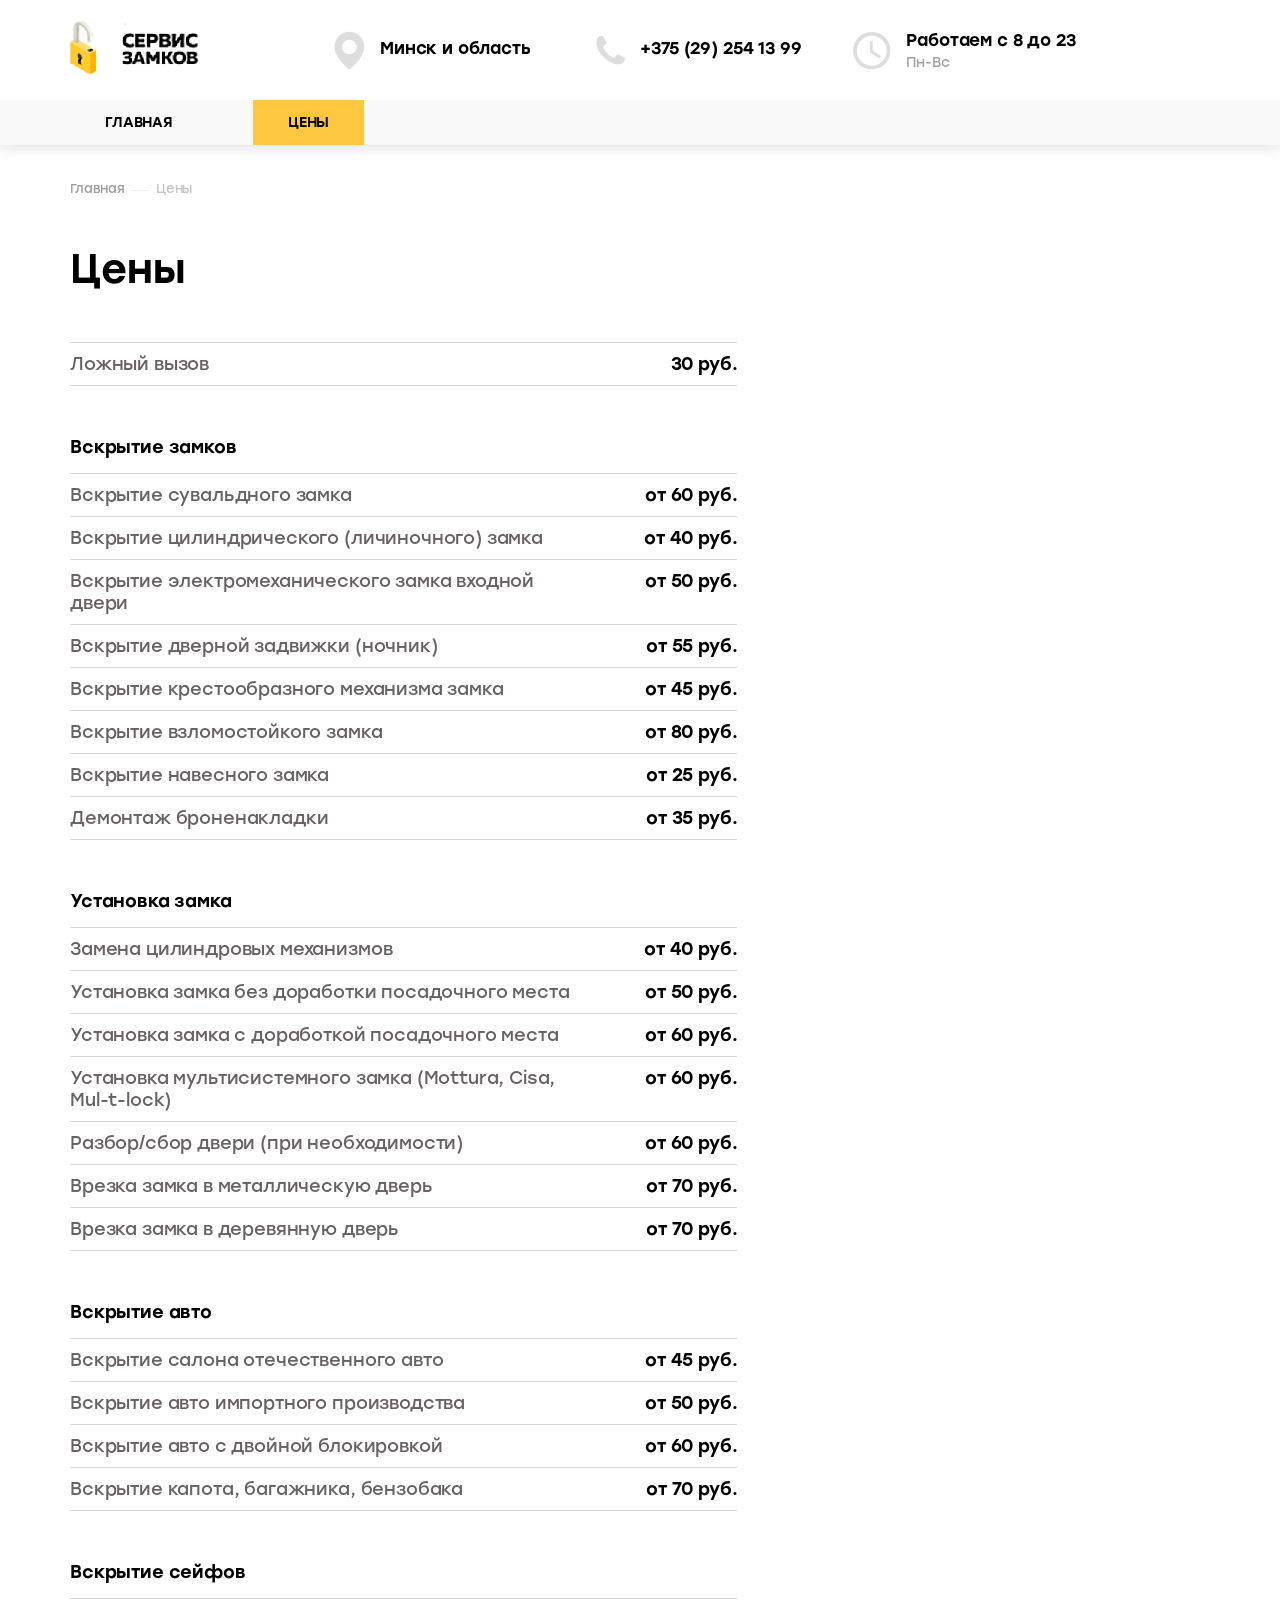
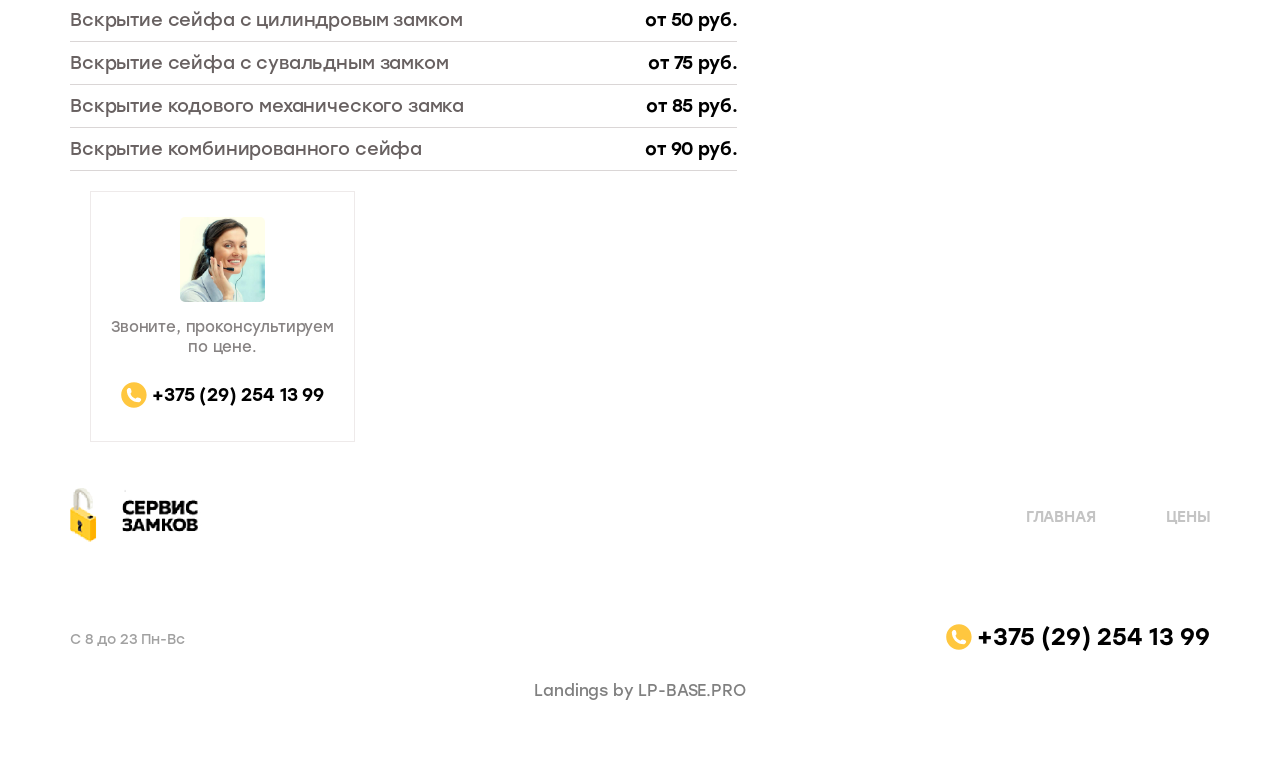
<file: prices/index.html>
<!DOCTYPE html>
<html lang="ru">
<head>
<!-- Google Tag Manager -->
<script>(function(w,d,s,l,i){w[l]=w[l]||[];w[l].push({'gtm.start':
new Date().getTime(),event:'gtm.js'});var f=d.getElementsByTagName(s)[0],
j=d.createElement(s),dl=l!='dataLayer'?'&l='+l:'';j.async=true;j.src=
'https://www.googletagmanager.com/gtm.js?id='+i+dl;f.parentNode.insertBefore(j,f);
})(window,document,'script','dataLayer','GTM-W6CWLD5B');</script>
<!-- End Google Tag Manager -->   

 <meta charset="utf-8">
    <meta name="viewport" content="width=device-width">
    <link rel="apple-touch-icon" sizes="180x180" href="../images/favicon/apple-touch-icon.png">
    <link rel="icon" type="image/png" sizes="32x32" href="../images/favicon/favicon-32x32.png">
    <link rel="icon" type="image/png" sizes="16x16" href="../images/favicon/favicon-16x16.png">
    <title>Аварийная служба вскрытия дверных замков круглосуточно</title>

    <meta name="description" content="Срочное вскрытие замка в железной двери">

    <link rel='stylesheet' href='../css/dist/block-library/style.min.css' type='text/css' media='all'>
    <link rel='stylesheet' id='common-css-css' href='../css/common.css' type='text/css' media='all'>
    <link rel='stylesheet' id='main-css-css' href='../css/main.css' type='text/css' media='all'>
    <link rel='stylesheet' id='media-css-css' href='../css/media.css' type='text/css' media='all'>
    <script type='text/javascript' src='../js/jquery/jquery.js'></script>
    <script type='text/javascript' src='../js/jquery/jquery-migrate.min.js'></script>
    <script type='text/javascript' src='../js/libs.js'></script>
    <script type='text/javascript' src='../js/scripts.js'></script>


</head>

<body data-rsssl="1">
<!-- Google Tag Manager (noscript) -->
<noscript><iframe src="https://www.googletagmanager.com/ns.html?id=GTM-W6CWLD5B"
height="0" width="0" style="display:none;visibility:hidden"></iframe></noscript>
<!-- End Google Tag Manager (noscript) -->
<header>

    <div class="header-topline">
        <div class="container">
            <div class="header-topline-inner">
                <div class="header-logo">
                    <a href="../" class="logo-link">
                        <img src="../images/logo.png" alt="ВСКРЫТИЕ ЗАМКОВ">
                    </a>
                </div>
                <ul class="header-contacts">
                    <li class="contact-item contact-address">
                        <div class="item-icon">
                            <img src="../images/icons/location.svg" alt="icon">
                        </div>
                        <div class="item-info">
                            <span class="item-text">Минск и область&nbsp;</span>
                            <span></span>
                        </div>
                    </li>
                    <li class="contact-item contact-telemail">
                        <div class="item-icon">
                            <img src="../images/icons/phone.svg" alt="icon">
                        </div>
                        <div class="item-info">
                            <a href="tel:+70000000000" class="item-link mgo-number">+375 (29) 254 13 99</a>
                            <span></span>
                        </div>
                    </li>
                    <li class="contact-item contact-schedule">
                        <div class="item-icon">
                            <img src="../images/icons/clock.svg" alt="icon">
                        </div>
                        <div class="item-info">
                            <span class="item-text">Работаем с 8 до 23</span>
                            <span class="item-text">Пн-Вс</span>
                        </div>
                    </li>
                </ul>
                <button class="menu-toggle">
                    <span></span>
                </button>
            </div>
        </div>
    </div>

    <nav class="header-menu">
        <div class="container">
            <div class="header-menu-inner">
                <ul id="menu-glavnoe-menju" class="menu-primary">
                    <li class="menu-item menu-item-type-post_type menu-item-object-page menu-item-home page_item current_page_item">
                        <a href="../" class="menu-link">Главная</a>
                    </li>
                    <li class="menu-item menu-item-type-post_type menu-item-object-page current-menu-item">
                        <a href="/" aria-current="page" class="menu-link">Цены</a>
                    </li>
                </ul>
            </div>
        </div>
    </nav>

    <nav class="header-mobile-menu">
        <div class="container">
            <div class="mobile-menu-inner">
                <div class="menu-phone">
                    <a href="tel:+70000000000" class="phone-link mgo-number">+7 (000) 000-00-00</a>
                </div>

                <ul id="menu-glavnoe-menju-1" class="menu-list">
                    <li class="menu-item menu-item-type-post_type menu-item-object-page menu-item-home current-menu-item page_item current_page_item">
                        <a href="../" aria-current="page" class="menu-link">Главная</a></li>
                    <li class="menu-item menu-item-type-post_type menu-item-object-page">
                        <a href="/" class="menu-link">Цены</a>
                    </li>
                </ul>
                <div class="menu-schedule">Работаем с 8 до 20 Пн-Вс</div>
            </div>
        </div>
    </nav>

</header>

<main class="page-wrapper price-page">

    <nav class="breadcrumbs">
        <div class="container">
            <ul class="breadcrumbs-list">
                <li class="breadcrumb-item">
                    <a href="../" class="breadcrumb-link">Главная</a>
                </li>
                <li class="breadcrumb-item active">
                    <a class="breadcrumb-link">Цены</a>
                </li>
            </ul>
        </div>
    </nav>

    <section class="price price-internal">
        <div class="container">
            <div class="row justify-content-between">

                <div class="col-xl-7 col-lg-8 col-12">
                    <h1 class="price-title">Цены</h1>

                    <div class="price-wrapper">
                        <div class="price-group">
                            <div class="price-group-title h3"></div>
                            <ul class="price-list">
                                <li class="price-item">
                                    <div class="item-name">Ложный вызов</div>
                                    <div class="item-value">30 руб.</div>
                                </li>
                            </ul>
                        </div>
                        <div class="price-group">
                            <div class="price-group-title h3">Вскрытие замков</div>
                            <ul class="price-list">
                                <li class="price-item">
                                    <div class="item-name">Вскрытие сувальдного замка</div>
                                    <div class="item-value">от 60 руб.</div>
                                </li>
                                <li class="price-item">
                                    <div class="item-name">Вскрытие цилиндрического (личиночного) замка</div>
                                    <div class="item-value">от 40 руб.</div>
                                </li>
                                <li class="price-item">
                                    <div class="item-name">Вскрытие электромеханического замка входной двери</div>
                                    <div class="item-value">от 50 руб.</div>
                                </li>
                                <li class="price-item">
                                    <div class="item-name">Вскрытие дверной задвижки (ночник)</div>
                                    <div class="item-value">от 55 руб.</div>
                                </li>
                                <li class="price-item">
                                    <div class="item-name">Вскрытие крестообразного механизма замка</div>
                                    <div class="item-value">от 45 руб.</div>
                                 </li>
                              
                                 <li class="price-item">
                                    <div class="item-name">Вскрытие взломостойкого замка</div>
                                    <div class="item-value">от 80 руб.</div> 
                                 </li>
                             
                                  <li class="price-item">                                                                                                                                        <div class="item-name">Вскрытие навесного замка</div>
                                    <div class="item-value">от 25 руб.</div>
                                 </li>  
                                 <li class="price-item">
                                    <div class="item-name">Демонтаж броненакладки</div>
                                    <div class="item-value">от 35 руб.</div>   
                                 </li>                         
                                       
 
                                </ul>
                        </div>
                        <div class="price-group">
                            <div class="price-group-title h3">Установка замка&nbsp;</div>
                            <ul class="price-list">
                                <li class="price-item">
                                    <div class="item-name">Замена цилиндровых механизмов</div>
                                    <div class="item-value">от 40 руб.</div>
                                </li>
                                <li class="price-item">
                                    <div class="item-name">Установка замка без доработки посадочного места</div>
                                    <div class="item-value">от 50 руб.</div>
                                </li>
 
                                <li class="price-item">
                                    <div class="item-name">Установка замка с доработкой посадочного места</div>
                                    <div class="item-value">от&nbsp;60&nbsp;руб.</div>  
                               </li>

                                    <li class="price-item">
                                    <div class="item-name">Установка мультисистемного замка (Mottura, Cisa, Mul-t-lock)</div>
                                    <div class="item-value">от&nbsp;60 руб.</div>  
                               </li>

                                    <li class="price-item">
                                    <div class="item-name">Разбор/сбор двери (при необходимости)</div>
                                    <div class="item-value">от&nbsp;60&nbsp;руб.</div>  
                               </li>                                <li class="price-item">
                                    <div class="item-name">Врезка замка в металлическую дверь</div>
                                    <div class="item-value">от 70 руб.</div>     
                                 </li>

                                <li class="price-item">
                                    <div class="item-name">Врезка замка в деревянную дверь</div>
                                    <div class="item-value">от 70 руб.</div>                    
                               </ul>

 </div>
                        <div class="price-group">
                            <div class="price-group-title h3">Вскрытие авто</div>
                            <ul class="price-list">
                                <li class="price-item">
                                    <div class="item-name">Вскрытие салона отечественного авто</div>
                                    <div class="item-value">от 45 руб.</div>
                                </li>
                                <li class="price-item">
                                    <div class="item-name">Вскрытие авто импортного производства</div>
                                    <div class="item-value">от 50 руб.</div>
                                </li>
                                <li class="price-item">
                                    <div class="item-name">Вскрытие авто с двойной блокировкой</div>
                                    <div class="item-value">от 60 руб.</div>
                                </li>
                                <li class="price-item">
                                    <div class="item-name">Вскрытие капота, багажника, бензобака</div>
                                    <div class="item-value">от 70 руб.</div>
                                 </div>
                              </div>
                             </li>                        
                        <div class="price-group">
                            <div class="price-group-title h3">Вскрытие сейфов</div>
                            <ul class="price-list">
                                <li class="price-item">
                                    <div class="item-name">Вскрытие сейфа с цилиндровым замком</div>
                                    <div class="item-value">от 50 руб.</div>
                                </li>
                                <li class="price-item">
                                    <div class="item-name">Вскрытие сейфа с сувальдным замком</div>
                                    <div class="item-value">от 75 руб.</div>
                                </li>
                                <li class="price-item">
                                    <div class="item-name">Вскрытие кодового механического замка</div>
                                    <div class="item-value">от 85 руб.</div>
                                </li>
                                <li class="price-item">
                                    <div class="item-name">Вскрытие комбинированного сейфа</div>
                                    <div class="item-value">от 90 руб.</div>
                                </li>
                            </ul>
                        </div>
                    </div>
                </div>

                <div class="col-xl-3 col-lg-4 col-12">
                    <div class="price-internal-consultation consultation-internal">
                        <div class="consultation-img">
                            <img src="../images/bg/dispatcher.jpg" alt="img">
                        </div>
                        <div class="consultation-info">
                            <div class="consultation-call">Звоните, проконсультируем по цене.</div>
                            <div class="consultation-phone">
                                <a href="tel:+70000000000" class="phone-link mgo-number">+375 (29) 254 13 99</a>
                            </div>
                        </div>
                    </div>
                </div>

            </div>
        </div>
    </section>
</main>

<footer data-sal="fade" data-sal-delay="100" data-sal-duration="500" data-sal-easing="ease-in-out">
    <div class="footer-top">
        <div class="container">
            <div class="footer-top-inner">
                <div class="footer-logo">
                    <a href="../" class="logo-link">
                        <img src="../images/logo.png" alt="ВСКРЫТИЕ ЗАМКОВ">
                    </a>
                </div>
                <nav class="footer-menu">

                    <ul id="menu-glavnoe-menju-2" class="menu-list">
                        <li class="menu-item menu-item-type-post_type menu-item-object-page menu-item-home page_item current_page_item">
                            <a href="../" class="menu-link">Главная</a>
                        </li>
                        <li class="menu-item menu-item-type-post_type menu-item-object-page current-menu-item">
                            <a href="/" aria-current="page" class="menu-link">Цены</a>
                        </li>
                    </ul>
                </nav>
            </div>
        </div>
    </div>
    <div class="footer-middle">
        <div class="container">
            <div class="footer-middle-inner">
                <div class="footer-schedule">С 8 до 23 Пн-Вс</div>
                <div class="footer-socials">
                </div>
                <div class="footer-phone">
                    <a href="tel:+70000000000" class="phone-link mgo-number">+375 (29) 254 13 99</a>
                </div>
            </div>
        </div>
    </div>

<a style="color:grey;display: block;text-align: center;margin-top:20px;" target="_blank" href="https://lp-base.pro">Landings by LP-BASE.PRO</a>
</footer>

</body>
</html>
</file>
<file: css/common.css>
@font-face {
  font-family: "StolzlBold";
  font-weight: normal;
  font-style: normal;
  src: url("../fonts/StolzlBold/StolzlBold.eot");
  src: url("../fonts/StolzlBold/StolzlBold.eot") format("embedded-opentype"), url("../fonts/StolzlBold/StolzlBold.woff") format("woff"), url("../fonts/StolzlBold/StolzlBold.ttf") format("truetype");
}

@font-face {
  font-family: "StolzlMedium";
  font-weight: normal;
  font-style: normal;
  src: url("../fonts/StolzlMedium/StolzlMedium.eot");
  src: url("../fonts/StolzlMedium/StolzlMedium.eot") format("embedded-opentype"), url("../fonts/StolzlMedium/StolzlMedium.woff") format("woff"), url("../fonts/StolzlMedium/StolzlMedium.ttf") format("truetype");
}

@font-face {
  font-family: "StolzlRegular";
  font-weight: normal;
  font-style: normal;
  src: url("../fonts/StolzlRegular/StolzlRegular.eot");
  src: url("../fonts/StolzlRegular/StolzlRegular.eot") format("embedded-opentype"), url("../fonts/StolzlRegular/StolzlRegular.woff") format("woff"), url("../fonts/StolzlRegular/StolzlRegular.ttf") format("truetype");
}

@font-face {
  font-family: "RobotoMedium";
  font-weight: normal;
  font-style: normal;
  src: url("../fonts/RobotoMedium/RobotoMedium.eot");
  src: url("../fonts/RobotoMedium/RobotoMedium.eot") format("embedded-opentype"), url("../fonts/RobotoMedium/RobotoMedium.woff") format("woff"), url("../fonts/RobotoMedium/RobotoMedium.ttf") format("truetype");
}

/*!
 * Bootstrap Reboot v4.3.1 (https://getbootstrap.com/)
 * Copyright 2011-2019 The Bootstrap Authors
 * Copyright 2011-2019 Twitter, Inc.
 * Licensed under MIT (https://github.com/twbs/bootstrap/blob/master/LICENSE)
 * Forked from Normalize.css, licensed MIT (https://github.com/necolas/normalize.css/blob/master/LICENSE.md)
 */
*,
*::before,
*::after {
  -webkit-box-sizing: border-box;
          box-sizing: border-box;
}

html {
  font-family: sans-serif;
  line-height: 1.15;
  -webkit-text-size-adjust: 100%;
  -webkit-tap-highlight-color: rgba(0, 0, 0, 0);
}

article, aside, figcaption, figure, footer, header, hgroup, main, nav, section {
  display: block;
}

body {
  margin: 0;
  font-family: -apple-system, BlinkMacSystemFont, "Segoe UI", Roboto, "Helvetica Neue", Arial, "Noto Sans", sans-serif, "Apple Color Emoji", "Segoe UI Emoji", "Segoe UI Symbol", "Noto Color Emoji";
  font-size: 1rem;
  font-weight: 400;
  line-height: 1.5;
  color: #212529;
  text-align: left;
  background-color: #fff;
}

[tabindex="-1"]:focus {
  outline: 0 !important;
}

hr {
  -webkit-box-sizing: content-box;
          box-sizing: content-box;
  height: 0;
  overflow: visible;
}

h1, h2, h3, h4, h5, h6 {
  margin-top: 0;
  margin-bottom: 0.5rem;
}

p {
  margin-top: 0;
  margin-bottom: 1rem;
}

abbr[title],
abbr[data-original-title] {
  text-decoration: underline;
  -webkit-text-decoration: underline dotted;
          text-decoration: underline dotted;
  cursor: help;
  border-bottom: 0;
  -webkit-text-decoration-skip-ink: none;
          text-decoration-skip-ink: none;
}

address {
  margin-bottom: 1rem;
  font-style: normal;
  line-height: inherit;
}

ol,
ul,
dl {
  margin-top: 0;
  margin-bottom: 1rem;
}

ol ol,
ul ul,
ol ul,
ul ol {
  margin-bottom: 0;
}

dt {
  font-weight: 700;
}

dd {
  margin-bottom: .5rem;
  margin-left: 0;
}

blockquote {
  margin: 0 0 1rem;
}

b,
strong {
  font-weight: bolder;
}

small {
  font-size: 80%;
}

sub,
sup {
  position: relative;
  font-size: 75%;
  line-height: 0;
  vertical-align: baseline;
}

sub {
  bottom: -.25em;
}

sup {
  top: -.5em;
}

a {
  color: #007bff;
  text-decoration: none;
  background-color: transparent;
}

a:hover {
  color: #0056b3;
  text-decoration: underline;
}

a:not([href]):not([tabindex]) {
  color: inherit;
  text-decoration: none;
}

a:not([href]):not([tabindex]):hover, a:not([href]):not([tabindex]):focus {
  color: inherit;
  text-decoration: none;
}

a:not([href]):not([tabindex]):focus {
  outline: 0;
}

pre,
code,
kbd,
samp {
  font-family: SFMono-Regular, Menlo, Monaco, Consolas, "Liberation Mono", "Courier New", monospace;
  font-size: 1em;
}

pre {
  margin-top: 0;
  margin-bottom: 1rem;
  overflow: auto;
}

figure {
  margin: 0 0 1rem;
}

img {
  vertical-align: middle;
  border-style: none;
}

svg {
  overflow: hidden;
  vertical-align: middle;
}

table {
  border-collapse: collapse;
}

caption {
  padding-top: 0.75rem;
  padding-bottom: 0.75rem;
  color: #6c757d;
  text-align: left;
  caption-side: bottom;
}

th {
  text-align: inherit;
}

label {
  display: inline-block;
  margin-bottom: 0.5rem;
}

button {
  border-radius: 0;
}

button:focus {
  outline: 1px dotted;
  outline: 5px auto -webkit-focus-ring-color;
}

input,
button,
select,
optgroup,
textarea {
  margin: 0;
  font-family: inherit;
  font-size: inherit;
  line-height: inherit;
}

button,
input {
  overflow: visible;
}

button,
select {
  text-transform: none;
}

select {
  word-wrap: normal;
}

button,
[type="button"],
[type="reset"],
[type="submit"] {
  -webkit-appearance-: button;
}

button:not(:disabled),
[type="button"]:not(:disabled),
[type="reset"]:not(:disabled),
[type="submit"]:not(:disabled) {
  cursor: pointer;
}

button::-moz-focus-inner,
[type="button"]::-moz-focus-inner,
[type="reset"]::-moz-focus-inner,
[type="submit"]::-moz-focus-inner {
  padding: 0;
  border-style: none;
}

input[type="radio"],
input[type="checkbox"] {
  -webkit-box-sizing: border-box;
          box-sizing: border-box;
  padding: 0;
}

input[type="date"],
input[type="time"],
input[type="datetime-local"],
input[type="month"] {
  -webkit-appearance-: listbox;
}

textarea {
  overflow: auto;
  resize: vertical;
}

fieldset {
  min-width: 0;
  padding: 0;
  margin: 0;
  border: 0;
}

legend {
  display: block;
  width: 100%;
  max-width: 100%;
  padding: 0;
  margin-bottom: .5rem;
  font-size: 1.5rem;
  line-height: inherit;
  color: inherit;
  white-space: normal;
}

progress {
  vertical-align: baseline;
}

[type="number"]::-webkit-inner-spin-button,
[type="number"]::-webkit-outer-spin-button {
  height: auto;
}

[type="search"] {
  outline-offset: -2px;
  -webkit-appearance: none;
}

[type="search"]::-webkit-search-decoration {
  -webkit-appearance: none;
}

::-webkit-file-upload-button {
  font: inherit;
  -webkit-appearance: button;
}

output {
  display: inline-block;
}

summary {
  display: list-item;
  cursor: pointer;
}

template {
  display: none;
}

[hidden] {
  display: none !important;
}

/*!
 * Bootstrap Grid v4.3.1 (https://getbootstrap.com/)
 * Copyright 2011-2019 The Bootstrap Authors
 * Copyright 2011-2019 Twitter, Inc.
 * Licensed under MIT (https://github.com/twbs/bootstrap/blob/master/LICENSE)
 */
html {
  -webkit-box-sizing: border-box;
          box-sizing: border-box;
  -ms-overflow-style: scrollbar;
}

*,
*::before,
*::after {
  -webkit-box-sizing: inherit;
          box-sizing: inherit;
}

.container {
  width: 100%;
  padding-right: 15px;
  padding-left: 15px;
  margin-right: auto;
  margin-left: auto;
}

@media (min-width: 576px) {
  .container {
    max-width: 540px;
  }
}

@media (min-width: 768px) {
  .container {
    max-width: 720px;
  }
}

@media (min-width: 992px) {
  .container {
    max-width: 960px;
  }
}

@media (min-width: 1230px) {
  .container {
    max-width: 1170px;
  }
}

.container-fluid {
  width: 100%;
  padding-right: 15px;
  padding-left: 15px;
  margin-right: auto;
  margin-left: auto;
}

.row {
  display: -webkit-box;
  display: -webkit-flex;
  display: -ms-flexbox;
  display: flex;
  -webkit-flex-wrap: wrap;
      -ms-flex-wrap: wrap;
          flex-wrap: wrap;
  margin-right: -15px;
  margin-left: -15px;
}

.no-gutters {
  margin-right: 0;
  margin-left: 0;
}

.no-gutters > .col,
.no-gutters > [class*="col-"] {
  padding-right: 0;
  padding-left: 0;
}

.col-1, .col-2, .col-3, .col-4, .col-5, .col-6, .col-7, .col-8, .col-9, .col-10, .col-11, .col-12, .col,
.col-auto, .col-xs-1, .col-xs-2, .col-xs-3, .col-xs-4, .col-xs-5, .col-xs-6, .col-xs-7, .col-xs-8, .col-xs-9, .col-xs-10, .col-xs-11, .col-xs-12, .col-xs,
.col-xs-auto, .col-sm-1, .col-sm-2, .col-sm-3, .col-sm-4, .col-sm-5, .col-sm-6, .col-sm-7, .col-sm-8, .col-sm-9, .col-sm-10, .col-sm-11, .col-sm-12, .col-sm,
.col-sm-auto, .col-md-1, .col-md-2, .col-md-3, .col-md-4, .col-md-5, .col-md-6, .col-md-7, .col-md-8, .col-md-9, .col-md-10, .col-md-11, .col-md-12, .col-md,
.col-md-auto, .col-lg-1, .col-lg-2, .col-lg-3, .col-lg-4, .col-lg-5, .col-lg-6, .col-lg-7, .col-lg-8, .col-lg-9, .col-lg-10, .col-lg-11, .col-lg-12, .col-lg,
.col-lg-auto, .col-xl-1, .col-xl-2, .col-xl-3, .col-xl-4, .col-xl-5, .col-xl-6, .col-xl-7, .col-xl-8, .col-xl-9, .col-xl-10, .col-xl-11, .col-xl-12, .col-xl,
.col-xl-auto {
  position: relative;
  width: 100%;
  
  padding-left: 15px;
}

.col {
  -webkit-flex-basis: 0;
      -ms-flex-preferred-size: 0;
          flex-basis: 0;
  -webkit-box-flex: 1;
  -webkit-flex-grow: 1;
      -ms-flex-positive: 1;
          flex-grow: 1;
  max-width: 100%;
}

.col-auto {
  -webkit-box-flex: 0;
  -webkit-flex: 0 0 auto;
      -ms-flex: 0 0 auto;
          flex: 0 0 auto;
  width: auto;
  max-width: 100%;
}

.col-1 {
  -webkit-box-flex: 0;
  -webkit-flex: 0 0 8.33333%;
      -ms-flex: 0 0 8.33333%;
          flex: 0 0 8.33333%;
  max-width: 8.33333%;
}

.col-2 {
  -webkit-box-flex: 0;
  -webkit-flex: 0 0 16.66667%;
      -ms-flex: 0 0 16.66667%;
          flex: 0 0 16.66667%;
  max-width: 16.66667%;
}

.col-3 {
  -webkit-box-flex: 0;
  -webkit-flex: 0 0 25%;
      -ms-flex: 0 0 25%;
          flex: 0 0 25%;
  max-width: 25%;
}

.col-4 {
  -webkit-box-flex: 0;
  -webkit-flex: 0 0 33.33333%;
      -ms-flex: 0 0 33.33333%;
          flex: 0 0 33.33333%;
  max-width: 33.33333%;
}

.col-5 {
  -webkit-box-flex: 0;
  -webkit-flex: 0 0 41.66667%;
      -ms-flex: 0 0 41.66667%;
          flex: 0 0 41.66667%;
  max-width: 41.66667%;
}

.col-6 {
  -webkit-box-flex: 0;
  -webkit-flex: 0 0 50%;
      -ms-flex: 0 0 50%;
          flex: 0 0 50%;
  max-width: 50%;
}

.col-7 {
  -webkit-box-flex: 0;
  -webkit-flex: 0 0 58.33333%;
      -ms-flex: 0 0 58.33333%;
          flex: 0 0 58.33333%;
  max-width: 58.33333%;
}

.col-8 {
  -webkit-box-flex: 0;
  -webkit-flex: 0 0 66.66667%;
      -ms-flex: 0 0 66.66667%;
          flex: 0 0 66.66667%;
  max-width: 66.66667%;
}

.col-9 {
  -webkit-box-flex: 0;
  -webkit-flex: 0 0 75%;
      -ms-flex: 0 0 75%;
          flex: 0 0 75%;
  max-width: 75%;
}

.col-10 {
  -webkit-box-flex: 0;
  -webkit-flex: 0 0 83.33333%;
      -ms-flex: 0 0 83.33333%;
          flex: 0 0 83.33333%;
  max-width: 83.33333%;
}

.col-11 {
  -webkit-box-flex: 0;
  -webkit-flex: 0 0 91.66667%;
      -ms-flex: 0 0 91.66667%;
          flex: 0 0 91.66667%;
  max-width: 91.66667%;
}

.col-12 {
  -webkit-box-flex: 0;
  -webkit-flex: 0 0 100%;
      -ms-flex: 0 0 100%;
          flex: 0 0 100%;
  max-width: 100%;
}

.order-first {
  -webkit-box-ordinal-group: 0;
  -webkit-order: -1;
      -ms-flex-order: -1;
          order: -1;
}

.order-last {
  -webkit-box-ordinal-group: 14;
  -webkit-order: 13;
      -ms-flex-order: 13;
          order: 13;
}

.order-0 {
  -webkit-box-ordinal-group: 1;
  -webkit-order: 0;
      -ms-flex-order: 0;
          order: 0;
}

.order-1 {
  -webkit-box-ordinal-group: 2;
  -webkit-order: 1;
      -ms-flex-order: 1;
          order: 1;
}

.order-2 {
  -webkit-box-ordinal-group: 3;
  -webkit-order: 2;
      -ms-flex-order: 2;
          order: 2;
}

.order-3 {
  -webkit-box-ordinal-group: 4;
  -webkit-order: 3;
      -ms-flex-order: 3;
          order: 3;
}

.order-4 {
  -webkit-box-ordinal-group: 5;
  -webkit-order: 4;
      -ms-flex-order: 4;
          order: 4;
}

.order-5 {
  -webkit-box-ordinal-group: 6;
  -webkit-order: 5;
      -ms-flex-order: 5;
          order: 5;
}

.order-6 {
  -webkit-box-ordinal-group: 7;
  -webkit-order: 6;
      -ms-flex-order: 6;
          order: 6;
}

.order-7 {
  -webkit-box-ordinal-group: 8;
  -webkit-order: 7;
      -ms-flex-order: 7;
          order: 7;
}

.order-8 {
  -webkit-box-ordinal-group: 9;
  -webkit-order: 8;
      -ms-flex-order: 8;
          order: 8;
}

.order-9 {
  -webkit-box-ordinal-group: 10;
  -webkit-order: 9;
      -ms-flex-order: 9;
          order: 9;
}

.order-10 {
  -webkit-box-ordinal-group: 11;
  -webkit-order: 10;
      -ms-flex-order: 10;
          order: 10;
}

.order-11 {
  -webkit-box-ordinal-group: 12;
  -webkit-order: 11;
      -ms-flex-order: 11;
          order: 11;
}

.order-12 {
  -webkit-box-ordinal-group: 13;
  -webkit-order: 12;
      -ms-flex-order: 12;
          order: 12;
}

.offset-1 {
  margin-left: 8.33333%;
}

.offset-2 {
  margin-left: 16.66667%;
}

.offset-3 {
  margin-left: 25%;
}

.offset-4 {
  margin-left: 33.33333%;
}

.offset-5 {
  margin-left: 41.66667%;
}

.offset-6 {
  margin-left: 50%;
}

.offset-7 {
  margin-left: 58.33333%;
}

.offset-8 {
  margin-left: 66.66667%;
}

.offset-9 {
  margin-left: 75%;
}

.offset-10 {
  margin-left: 83.33333%;
}

.offset-11 {
  margin-left: 91.66667%;
}
@media (min-width: 579px){

}

@media (min-width: 440px) {
  .col-xs {
    -webkit-flex-basis: 0;
        -ms-flex-preferred-size: 0;
            flex-basis: 0;
    -webkit-box-flex: 1;
    -webkit-flex-grow: 1;
        -ms-flex-positive: 1;
            flex-grow: 1;
    max-width: 100%;
  }
  .col-xs-auto {
    -webkit-box-flex: 0;
    -webkit-flex: 0 0 auto;
        -ms-flex: 0 0 auto;
            flex: 0 0 auto;
    width: auto;
    max-width: 100%;
  }
  .col-xs-1 {
    -webkit-box-flex: 0;
    -webkit-flex: 0 0 8.33333%;
        -ms-flex: 0 0 8.33333%;
            flex: 0 0 8.33333%;
    max-width: 8.33333%;
  }
  .col-xs-2 {
    -webkit-box-flex: 0;
    -webkit-flex: 0 0 16.66667%;
        -ms-flex: 0 0 16.66667%;
            flex: 0 0 16.66667%;
    max-width: 16.66667%;
  }
  .col-xs-3 {
    -webkit-box-flex: 0;
    -webkit-flex: 0 0 25%;
        -ms-flex: 0 0 25%;
            flex: 0 0 25%;
    max-width: 25%;
  }
  .col-xs-4 {
    -webkit-box-flex: 0;
    -webkit-flex: 0 0 33.33333%;
        -ms-flex: 0 0 33.33333%;
            flex: 0 0 33.33333%;
    max-width: 33.33333%;
  }
  .col-xs-5 {
    -webkit-box-flex: 0;
    -webkit-flex: 0 0 41.66667%;
        -ms-flex: 0 0 41.66667%;
            flex: 0 0 41.66667%;
    max-width: 41.66667%;
  }
  
  }
  .col-xs-7 {
    -webkit-box-flex: 0;
    -webkit-flex: 0 0 58.33333%;
        -ms-flex: 0 0 58.33333%;
            flex: 0 0 58.33333%;
    max-width: 58.33333%;
  }
  .col-xs-8 {
    -webkit-box-flex: 0;
    -webkit-flex: 0 0 66.66667%;
        -ms-flex: 0 0 66.66667%;
            flex: 0 0 66.66667%;
    max-width: 66.66667%;
  }
  .col-xs-9 {
    -webkit-box-flex: 0;
    -webkit-flex: 0 0 75%;
        -ms-flex: 0 0 75%;
            flex: 0 0 75%;
    max-width: 75%;
  }
  .col-xs-10 {
    -webkit-box-flex: 0;
    -webkit-flex: 0 0 83.33333%;
        -ms-flex: 0 0 83.33333%;
            flex: 0 0 83.33333%;
    max-width: 83.33333%;
  }
  .col-xs-11 {
    -webkit-box-flex: 0;
    -webkit-flex: 0 0 91.66667%;
        -ms-flex: 0 0 91.66667%;
            flex: 0 0 91.66667%;
    max-width: 91.66667%;
  }
  .col-xs-12 {
    -webkit-box-flex: 0;
    -webkit-flex: 0 0 100%;
        -ms-flex: 0 0 100%;
            flex: 0 0 100%;
    max-width: 100%;
  }
  .order-xs-first {
    -webkit-box-ordinal-group: 0;
    -webkit-order: -1;
        -ms-flex-order: -1;
            order: -1;
  }
  .order-xs-last {
    -webkit-box-ordinal-group: 14;
    -webkit-order: 13;
        -ms-flex-order: 13;
            order: 13;
  }
  .order-xs-0 {
    -webkit-box-ordinal-group: 1;
    -webkit-order: 0;
        -ms-flex-order: 0;
            order: 0;
  }
  .order-xs-1 {
    -webkit-box-ordinal-group: 2;
    -webkit-order: 1;
        -ms-flex-order: 1;
            order: 1;
  }
  .order-xs-2 {
    -webkit-box-ordinal-group: 3;
    -webkit-order: 2;
        -ms-flex-order: 2;
            order: 2;
  }
  .order-xs-3 {
    -webkit-box-ordinal-group: 4;
    -webkit-order: 3;
        -ms-flex-order: 3;
            order: 3;
  }
  .order-xs-4 {
    -webkit-box-ordinal-group: 5;
    -webkit-order: 4;
        -ms-flex-order: 4;
            order: 4;
  }
  .order-xs-5 {
    -webkit-box-ordinal-group: 6;
    -webkit-order: 5;
        -ms-flex-order: 5;
            order: 5;
  }
  .order-xs-6 {
    -webkit-box-ordinal-group: 7;
    -webkit-order: 6;
        -ms-flex-order: 6;
            order: 6;
  }
  .order-xs-7 {
    -webkit-box-ordinal-group: 8;
    -webkit-order: 7;
        -ms-flex-order: 7;
            order: 7;
  }
  .order-xs-8 {
    -webkit-box-ordinal-group: 9;
    -webkit-order: 8;
        -ms-flex-order: 8;
            order: 8;
  }
  .order-xs-9 {
    -webkit-box-ordinal-group: 10;
    -webkit-order: 9;
        -ms-flex-order: 9;
            order: 9;
  }
  .order-xs-10 {
    -webkit-box-ordinal-group: 11;
    -webkit-order: 10;
        -ms-flex-order: 10;
            order: 10;
  }
  .order-xs-11 {
    -webkit-box-ordinal-group: 12;
    -webkit-order: 11;
        -ms-flex-order: 11;
            order: 11;
  }
  .order-xs-12 {
    -webkit-box-ordinal-group: 13;
    -webkit-order: 12;
        -ms-flex-order: 12;
            order: 12;
  }
  .offset-xs-0 {
    margin-left: 0;
  }
  .offset-xs-1 {
    margin-left: 8.33333%;
  }
  .offset-xs-2 {
    margin-left: 16.66667%;
  }
  .offset-xs-3 {
    margin-left: 25%;
  }
  .offset-xs-4 {
    margin-left: 33.33333%;
  }
  .offset-xs-5 {
    margin-left: 41.66667%;
  }
  .offset-xs-6 {
    margin-left: 50%;
  }
  .offset-xs-7 {
    margin-left: 58.33333%;
  }
  .offset-xs-8 {
    margin-left: 66.66667%;
  }
  .offset-xs-9 {
    margin-left: 75%;
  }
  .offset-xs-10 {
    margin-left: 83.33333%;
  }
  .offset-xs-11 {
    margin-left: 91.66667%;
  }


@media (min-width: 576px) {
  .col-sm {
    -webkit-flex-basis: 0;
        -ms-flex-preferred-size: 0;
            flex-basis: 0;
    -webkit-box-flex: 1;
    -webkit-flex-grow: 1;
        -ms-flex-positive: 1;
            flex-grow: 1;
    max-width: 100%;
  }
  .col-sm-auto {
    -webkit-box-flex: 0;
    -webkit-flex: 0 0 auto;
        -ms-flex: 0 0 auto;
            flex: 0 0 auto;
    width: auto;
    max-width: 100%;
  }
  .col-sm-1 {
    -webkit-box-flex: 0;
    -webkit-flex: 0 0 8.33333%;
        -ms-flex: 0 0 8.33333%;
            flex: 0 0 8.33333%;
    max-width: 8.33333%;
  }
  .col-sm-2 {
    -webkit-box-flex: 0;
    -webkit-flex: 0 0 16.66667%;
        -ms-flex: 0 0 16.66667%;
            flex: 0 0 16.66667%;
    max-width: 16.66667%;
  }
  .col-sm-3 {
    -webkit-box-flex: 0;
    -webkit-flex: 0 0 25%;
        -ms-flex: 0 0 25%;
            flex: 0 0 25%;
    max-width: 25%;
  }
  .col-sm-4 {
    -webkit-box-flex: 0;
    -webkit-flex: 0 0 33.33333%;
        -ms-flex: 0 0 33.33333%;
            flex: 0 0 33.33333%;
    max-width: 33.33333%;
  }
  .col-sm-5 {
    -webkit-box-flex: 0;
    -webkit-flex: 0 0 41.66667%;
        -ms-flex: 0 0 41.66667%;
            flex: 0 0 41.66667%;
    max-width: 41.66667%;
  }
  .col-sm-6 {
    -webkit-box-flex: 0;
    -webkit-flex: 0 0 50%;
        -ms-flex: 0 0 50%;
            flex: 0 0 50%;
    max-width: 50%;
  }
  .col-sm-7 {
    -webkit-box-flex: 0;
    -webkit-flex: 0 0 58.33333%;
        -ms-flex: 0 0 58.33333%;
            flex: 0 0 58.33333%;
    max-width: 58.33333%;
  }
  .col-sm-8 {
    -webkit-box-flex: 0;
    -webkit-flex: 0 0 66.66667%;
        -ms-flex: 0 0 66.66667%;
            flex: 0 0 66.66667%;
    max-width: 66.66667%;
  }
  .col-sm-9 {
    -webkit-box-flex: 0;
    -webkit-flex: 0 0 75%;
        -ms-flex: 0 0 75%;
            flex: 0 0 75%;
    max-width: 75%;
  }
  .col-sm-10 {
    -webkit-box-flex: 0;
    -webkit-flex: 0 0 83.33333%;
        -ms-flex: 0 0 83.33333%;
            flex: 0 0 83.33333%;
    max-width: 83.33333%;
  }
  .col-sm-11 {
    -webkit-box-flex: 0;
    -webkit-flex: 0 0 91.66667%;
        -ms-flex: 0 0 91.66667%;
            flex: 0 0 91.66667%;
    max-width: 91.66667%;
  }
  .col-sm-12 {
    -webkit-box-flex: 0;
    -webkit-flex: 0 0 100%;
        -ms-flex: 0 0 100%;
            flex: 0 0 100%;
    max-width: 100%;
  }
  .order-sm-first {
    -webkit-box-ordinal-group: 0;
    -webkit-order: -1;
        -ms-flex-order: -1;
            order: -1;
  }
  .order-sm-last {
    -webkit-box-ordinal-group: 14;
    -webkit-order: 13;
        -ms-flex-order: 13;
            order: 13;
  }
  .order-sm-0 {
    -webkit-box-ordinal-group: 1;
    -webkit-order: 0;
        -ms-flex-order: 0;
            order: 0;
  }
  .order-sm-1 {
    -webkit-box-ordinal-group: 2;
    -webkit-order: 1;
        -ms-flex-order: 1;
            order: 1;
  }
  .order-sm-2 {
    -webkit-box-ordinal-group: 3;
    -webkit-order: 2;
        -ms-flex-order: 2;
            order: 2;
  }
  .order-sm-3 {
    -webkit-box-ordinal-group: 4;
    -webkit-order: 3;
        -ms-flex-order: 3;
            order: 3;
  }
  .order-sm-4 {
    -webkit-box-ordinal-group: 5;
    -webkit-order: 4;
        -ms-flex-order: 4;
            order: 4;
  }
  .order-sm-5 {
    -webkit-box-ordinal-group: 6;
    -webkit-order: 5;
        -ms-flex-order: 5;
            order: 5;
  }
  .order-sm-6 {
    -webkit-box-ordinal-group: 7;
    -webkit-order: 6;
        -ms-flex-order: 6;
            order: 6;
  }
  .order-sm-7 {
    -webkit-box-ordinal-group: 8;
    -webkit-order: 7;
        -ms-flex-order: 7;
            order: 7;
  }
  .order-sm-8 {
    -webkit-box-ordinal-group: 9;
    -webkit-order: 8;
        -ms-flex-order: 8;
            order: 8;
  }
  .order-sm-9 {
    -webkit-box-ordinal-group: 10;
    -webkit-order: 9;
        -ms-flex-order: 9;
            order: 9;
  }
  .order-sm-10 {
    -webkit-box-ordinal-group: 11;
    -webkit-order: 10;
        -ms-flex-order: 10;
            order: 10;
  }
  .order-sm-11 {
    -webkit-box-ordinal-group: 12;
    -webkit-order: 11;
        -ms-flex-order: 11;
            order: 11;
  }
  .order-sm-12 {
    -webkit-box-ordinal-group: 13;
    -webkit-order: 12;
        -ms-flex-order: 12;
            order: 12;
  }
  .offset-sm-0 {
    margin-left: 0;
  }
  .offset-sm-1 {
    margin-left: 8.33333%;
  }
  .offset-sm-2 {
    margin-left: 16.66667%;
  }
  .offset-sm-3 {
    margin-left: 25%;
  }
  .offset-sm-4 {
    margin-left: 33.33333%;
  }
  .offset-sm-5 {
    margin-left: 41.66667%;
  }
  .offset-sm-6 {
    margin-left: 50%;
  }
  .offset-sm-7 {
    margin-left: 58.33333%;
  }
  .offset-sm-8 {
    margin-left: 66.66667%;
  }
  .offset-sm-9 {
    margin-left: 75%;
  }
  .offset-sm-10 {
    margin-left: 83.33333%;
  }
  .offset-sm-11 {
    margin-left: 91.66667%;
  }
}

@media (min-width: 768px) {
  .col-md {
    -webkit-flex-basis: 0;
        -ms-flex-preferred-size: 0;
            flex-basis: 0;
    -webkit-box-flex: 1;
    -webkit-flex-grow: 1;
        -ms-flex-positive: 1;
            flex-grow: 1;
    max-width: 100%;
  }
  .col-md-auto {
    -webkit-box-flex: 0;
    -webkit-flex: 0 0 auto;
        -ms-flex: 0 0 auto;
            flex: 0 0 auto;
    width: auto;
    max-width: 100%;
  }
  .col-md-1 {
    -webkit-box-flex: 0;
    -webkit-flex: 0 0 8.33333%;
        -ms-flex: 0 0 8.33333%;
            flex: 0 0 8.33333%;
    max-width: 8.33333%;
  }
  .col-md-2 {
    -webkit-box-flex: 0;
    -webkit-flex: 0 0 16.66667%;
        -ms-flex: 0 0 16.66667%;
            flex: 0 0 16.66667%;
    max-width: 16.66667%;
  }
  .col-md-3 {
    -webkit-box-flex: 0;
    -webkit-flex: 0 0 25%;
        -ms-flex: 0 0 25%;
            flex: 0 0 25%;
    max-width: 25%;
  }
  .col-md-4 {
    -webkit-box-flex: 0;
    -webkit-flex: 0 0 33.33333%;
        -ms-flex: 0 0 33.33333%;
            flex: 0 0 33.33333%;
    max-width: 33.33333%;
  }
  .col-md-5 {
    -webkit-box-flex: 0;
    -webkit-flex: 0 0 41.66667%;
        -ms-flex: 0 0 41.66667%;
            flex: 0 0 41.66667%;
    max-width: 41.66667%;
  }
  .col-md-6 {
    -webkit-box-flex: 0;
    -webkit-flex: 0 0 50%;
        -ms-flex: 0 0 50%;
            flex: 0 0 50%;
    max-width: 50%;
  }
  .col-md-7 {
    -webkit-box-flex: 0;
    -webkit-flex: 0 0 58.33333%;
        -ms-flex: 0 0 58.33333%;
            flex: 0 0 58.33333%;
    max-width: 58.33333%;
  }
  .col-md-8 {
    -webkit-box-flex: 0;
    -webkit-flex: 0 0 66.66667%;
        -ms-flex: 0 0 66.66667%;
            flex: 0 0 66.66667%;
    max-width: 66.66667%;
  }
  .col-md-9 {
    -webkit-box-flex: 0;
    -webkit-flex: 0 0 75%;
        -ms-flex: 0 0 75%;
            flex: 0 0 75%;
    max-width: 75%;
  }
  .col-md-10 {
    -webkit-box-flex: 0;
    -webkit-flex: 0 0 83.33333%;
        -ms-flex: 0 0 83.33333%;
            flex: 0 0 83.33333%;
    max-width: 83.33333%;
  }
  .col-md-11 {
    -webkit-box-flex: 0;
    -webkit-flex: 0 0 91.66667%;
        -ms-flex: 0 0 91.66667%;
            flex: 0 0 91.66667%;
    max-width: 91.66667%;
  }
  .col-md-12 {
    -webkit-box-flex: 0;
    -webkit-flex: 0 0 100%;
        -ms-flex: 0 0 100%;
            flex: 0 0 100%;
    max-width: 100%;
  }
  .order-md-first {
    -webkit-box-ordinal-group: 0;
    -webkit-order: -1;
        -ms-flex-order: -1;
            order: -1;
  }
  .order-md-last {
    -webkit-box-ordinal-group: 14;
    -webkit-order: 13;
        -ms-flex-order: 13;
            order: 13;
  }
  .order-md-0 {
    -webkit-box-ordinal-group: 1;
    -webkit-order: 0;
        -ms-flex-order: 0;
            order: 0;
  }
  .order-md-1 {
    -webkit-box-ordinal-group: 2;
    -webkit-order: 1;
        -ms-flex-order: 1;
            order: 1;
  }
  .order-md-2 {
    -webkit-box-ordinal-group: 3;
    -webkit-order: 2;
        -ms-flex-order: 2;
            order: 2;
  }
  .order-md-3 {
    -webkit-box-ordinal-group: 4;
    -webkit-order: 3;
        -ms-flex-order: 3;
            order: 3;
  }
  .order-md-4 {
    -webkit-box-ordinal-group: 5;
    -webkit-order: 4;
        -ms-flex-order: 4;
            order: 4;
  }
  .order-md-5 {
    -webkit-box-ordinal-group: 6;
    -webkit-order: 5;
        -ms-flex-order: 5;
            order: 5;
  }
  .order-md-6 {
    -webkit-box-ordinal-group: 7;
    -webkit-order: 6;
        -ms-flex-order: 6;
            order: 6;
  }
  .order-md-7 {
    -webkit-box-ordinal-group: 8;
    -webkit-order: 7;
        -ms-flex-order: 7;
            order: 7;
  }
  .order-md-8 {
    -webkit-box-ordinal-group: 9;
    -webkit-order: 8;
        -ms-flex-order: 8;
            order: 8;
  }
  .order-md-9 {
    -webkit-box-ordinal-group: 10;
    -webkit-order: 9;
        -ms-flex-order: 9;
            order: 9;
  }
  .order-md-10 {
    -webkit-box-ordinal-group: 11;
    -webkit-order: 10;
        -ms-flex-order: 10;
            order: 10;
  }
  .order-md-11 {
    -webkit-box-ordinal-group: 12;
    -webkit-order: 11;
        -ms-flex-order: 11;
            order: 11;
  }
  .order-md-12 {
    -webkit-box-ordinal-group: 13;
    -webkit-order: 12;
        -ms-flex-order: 12;
            order: 12;
  }
  .offset-md-0 {
    margin-left: 0;
  }
  .offset-md-1 {
    margin-left: 8.33333%;
  }
  .offset-md-2 {
    margin-left: 16.66667%;
  }
  .offset-md-3 {
    margin-left: 25%;
  }
  .offset-md-4 {
    margin-left: 33.33333%;
  }
  .offset-md-5 {
    margin-left: 41.66667%;
  }
  .offset-md-6 {
    margin-left: 50%;
  }
  .offset-md-7 {
    margin-left: 58.33333%;
  }
  .offset-md-8 {
    margin-left: 66.66667%;
  }
  .offset-md-9 {
    margin-left: 75%;
  }
  .offset-md-10 {
    margin-left: 83.33333%;
  }
  .offset-md-11 {
    margin-left: 91.66667%;
  }
}

@media (min-width: 992px) {
  .col-lg {
    -webkit-flex-basis: 0;
        -ms-flex-preferred-size: 0;
            flex-basis: 0;
    -webkit-box-flex: 1;
    -webkit-flex-grow: 1;
        -ms-flex-positive: 1;
            flex-grow: 1;
    max-width: 100%;
  }
  .col-lg-auto {
    -webkit-box-flex: 0;
    -webkit-flex: 0 0 auto;
        -ms-flex: 0 0 auto;
            flex: 0 0 auto;
    width: auto;
    max-width: 100%;
  }
  .col-lg-1 {
    -webkit-box-flex: 0;
    -webkit-flex: 0 0 8.33333%;
        -ms-flex: 0 0 8.33333%;
            flex: 0 0 8.33333%;
    max-width: 8.33333%;
  }
  .col-lg-2 {
    -webkit-box-flex: 0;
    -webkit-flex: 0 0 16.66667%;
        -ms-flex: 0 0 16.66667%;
            flex: 0 0 16.66667%;
    max-width: 16.66667%;
  }
  .col-lg-3 {
    -webkit-box-flex: 0;
    -webkit-flex: 0 0 25%;
        -ms-flex: 0 0 25%;
            flex: 0 0 25%;
    max-width: 25%;
  }
  .col-lg-4 {
    -webkit-box-flex: 0;
    -webkit-flex: 0 0 33.33333%;
        -ms-flex: 0 0 33.33333%;
            flex: 0 0 33.33333%;
    max-width: 33.33333%;
  }
  .col-lg-5 {
    -webkit-box-flex: 0;
    -webkit-flex: 0 0 41.66667%;
        -ms-flex: 0 0 41.66667%;
            flex: 0 0 41.66667%;
    max-width: 41.66667%;
  }
  .col-lg-6 {
    -webkit-box-flex: 0;
    -webkit-flex: 0 0 50%;
        -ms-flex: 0 0 50%;
            flex: 0 0 50%;
    max-width: 50%;
  }
  .col-lg-7 {
    -webkit-box-flex: 0;
    -webkit-flex: 0 0 58.33333%;
        -ms-flex: 0 0 58.33333%;
            flex: 0 0 58.33333%;
    max-width: 58.33333%;
  }
  .col-lg-8 {
    -webkit-box-flex: 0;
    -webkit-flex: 0 0 66.66667%;
        -ms-flex: 0 0 66.66667%;
            flex: 0 0 66.66667%;
    max-width: 66.66667%;
  }
  .col-lg-9 {
    -webkit-box-flex: 0;
    -webkit-flex: 0 0 75%;
        -ms-flex: 0 0 75%;
            flex: 0 0 75%;
    max-width: 75%;
  }
  .col-lg-10 {
    -webkit-box-flex: 0;
    -webkit-flex: 0 0 83.33333%;
        -ms-flex: 0 0 83.33333%;
            flex: 0 0 83.33333%;
    max-width: 83.33333%;
  }
  .col-lg-11 {
    -webkit-box-flex: 0;
    -webkit-flex: 0 0 91.66667%;
        -ms-flex: 0 0 91.66667%;
            flex: 0 0 91.66667%;
    max-width: 91.66667%;
  }
  .col-lg-12 {
    -webkit-box-flex: 0;
    -webkit-flex: 0 0 100%;
        -ms-flex: 0 0 100%;
            flex: 0 0 100%;
    max-width: 100%;
  }
  .order-lg-first {
    -webkit-box-ordinal-group: 0;
    -webkit-order: -1;
        -ms-flex-order: -1;
            order: -1;
  }
  .order-lg-last {
    -webkit-box-ordinal-group: 14;
    -webkit-order: 13;
        -ms-flex-order: 13;
            order: 13;
  }
  .order-lg-0 {
    -webkit-box-ordinal-group: 1;
    -webkit-order: 0;
        -ms-flex-order: 0;
            order: 0;
  }
  .order-lg-1 {
    -webkit-box-ordinal-group: 2;
    -webkit-order: 1;
        -ms-flex-order: 1;
            order: 1;
  }
  .order-lg-2 {
    -webkit-box-ordinal-group: 3;
    -webkit-order: 2;
        -ms-flex-order: 2;
            order: 2;
  }
  .order-lg-3 {
    -webkit-box-ordinal-group: 4;
    -webkit-order: 3;
        -ms-flex-order: 3;
            order: 3;
  }
  .order-lg-4 {
    -webkit-box-ordinal-group: 5;
    -webkit-order: 4;
        -ms-flex-order: 4;
            order: 4;
  }
  .order-lg-5 {
    -webkit-box-ordinal-group: 6;
    -webkit-order: 5;
        -ms-flex-order: 5;
            order: 5;
  }
  .order-lg-6 {
    -webkit-box-ordinal-group: 7;
    -webkit-order: 6;
        -ms-flex-order: 6;
            order: 6;
  }
  .order-lg-7 {
    -webkit-box-ordinal-group: 8;
    -webkit-order: 7;
        -ms-flex-order: 7;
            order: 7;
  }
  .order-lg-8 {
    -webkit-box-ordinal-group: 9;
    -webkit-order: 8;
        -ms-flex-order: 8;
            order: 8;
  }
  .order-lg-9 {
    -webkit-box-ordinal-group: 10;
    -webkit-order: 9;
        -ms-flex-order: 9;
            order: 9;
  }
  .order-lg-10 {
    -webkit-box-ordinal-group: 11;
    -webkit-order: 10;
        -ms-flex-order: 10;
            order: 10;
  }
  .order-lg-11 {
    -webkit-box-ordinal-group: 12;
    -webkit-order: 11;
        -ms-flex-order: 11;
            order: 11;
  }
  .order-lg-12 {
    -webkit-box-ordinal-group: 13;
    -webkit-order: 12;
        -ms-flex-order: 12;
            order: 12;
  }
  .offset-lg-0 {
    margin-left: 0;
  }
  .offset-lg-1 {
    margin-left: 8.33333%;
  }
  .offset-lg-2 {
    margin-left: 16.66667%;
  }
  .offset-lg-3 {
    margin-left: 25%;
  }
  .offset-lg-4 {
    margin-left: 33.33333%;
  }
  .offset-lg-5 {
    margin-left: 41.66667%;
  }
  .offset-lg-6 {
    margin-left: 50%;
  }
  .offset-lg-7 {
    margin-left: 58.33333%;
  }
  .offset-lg-8 {
    margin-left: 66.66667%;
  }
  .offset-lg-9 {
    margin-left: 75%;
  }
  .offset-lg-10 {
    margin-left: 83.33333%;
  }
  .offset-lg-11 {
    margin-left: 91.66667%;
  }
}

@media (min-width: 1230px) {
  .col-xl {
    -webkit-flex-basis: 0;
        -ms-flex-preferred-size: 0;
            flex-basis: 0;
    -webkit-box-flex: 1;
    -webkit-flex-grow: 1;
        -ms-flex-positive: 1;
            flex-grow: 1;
    max-width: 100%;
  }
  .col-xl-auto {
    -webkit-box-flex: 0;
    -webkit-flex: 0 0 auto;
        -ms-flex: 0 0 auto;
            flex: 0 0 auto;
    width: auto;
    max-width: 100%;
  }
  .col-xl-1 {
    -webkit-box-flex: 0;
    -webkit-flex: 0 0 8.33333%;
        -ms-flex: 0 0 8.33333%;
            flex: 0 0 8.33333%;
    max-width: 8.33333%;
  }
  .col-xl-2 {
    -webkit-box-flex: 0;
    -webkit-flex: 0 0 16.66667%;
        -ms-flex: 0 0 16.66667%;
            flex: 0 0 16.66667%;
    max-width: 16.66667%;
  }
  .col-xl-3 {
    -webkit-box-flex: 0;
    -webkit-flex: 0 0 25%;
        -ms-flex: 0 0 25%;
            flex: 0 0 25%;
    max-width: 25%;
  }
  .col-xl-4 {
    -webkit-box-flex: 0;
    -webkit-flex: 0 0 33.33333%;
        -ms-flex: 0 0 33.33333%;
            flex: 0 0 33.33333%;
    max-width: 33.33333%;
  }
  .col-xl-5 {
    -webkit-box-flex: 0;
    -webkit-flex: 0 0 41.66667%;
        -ms-flex: 0 0 41.66667%;
            flex: 0 0 41.66667%;
    max-width: 41.66667%;
  }
  .col-xl-6 {
    -webkit-box-flex: 0;
    -webkit-flex: 0 0 50%;
        -ms-flex: 0 0 50%;
            flex: 0 0 50%;
    max-width: 50%;
  }
  .col-xl-7 {
    -webkit-box-flex: 0;
    -webkit-flex: 0 0 58.33333%;
        -ms-flex: 0 0 58.33333%;
            flex: 0 0 58.33333%;
    max-width: 58.33333%;
  }
  .col-xl-8 {
    -webkit-box-flex: 0;
    -webkit-flex: 0 0 66.66667%;
        -ms-flex: 0 0 66.66667%;
            flex: 0 0 66.66667%;
    max-width: 66.66667%;
  }
  .col-xl-9 {
    -webkit-box-flex: 0;
    -webkit-flex: 0 0 75%;
        -ms-flex: 0 0 75%;
            flex: 0 0 75%;
    max-width: 75%;
  }
  .col-xl-10 {
    -webkit-box-flex: 0;
    -webkit-flex: 0 0 83.33333%;
        -ms-flex: 0 0 83.33333%;
            flex: 0 0 83.33333%;
    max-width: 83.33333%;
  }
  .col-xl-11 {
    -webkit-box-flex: 0;
    -webkit-flex: 0 0 91.66667%;
        -ms-flex: 0 0 91.66667%;
            flex: 0 0 91.66667%;
    max-width: 91.66667%;
  }
  .col-xl-12 {
    -webkit-box-flex: 0;
    -webkit-flex: 0 0 100%;
        -ms-flex: 0 0 100%;
            flex: 0 0 100%;
    max-width: 100%;
  }
  .order-xl-first {
    -webkit-box-ordinal-group: 0;
    -webkit-order: -1;
        -ms-flex-order: -1;
            order: -1;
  }
  .order-xl-last {
    -webkit-box-ordinal-group: 14;
    -webkit-order: 13;
        -ms-flex-order: 13;
            order: 13;
  }
  .order-xl-0 {
    -webkit-box-ordinal-group: 1;
    -webkit-order: 0;
        -ms-flex-order: 0;
            order: 0;
  }
  .order-xl-1 {
    -webkit-box-ordinal-group: 2;
    -webkit-order: 1;
        -ms-flex-order: 1;
            order: 1;
  }
  .order-xl-2 {
    -webkit-box-ordinal-group: 3;
    -webkit-order: 2;
        -ms-flex-order: 2;
            order: 2;
  }
  .order-xl-3 {
    -webkit-box-ordinal-group: 4;
    -webkit-order: 3;
        -ms-flex-order: 3;
            order: 3;
  }
  .order-xl-4 {
    -webkit-box-ordinal-group: 5;
    -webkit-order: 4;
        -ms-flex-order: 4;
            order: 4;
  }
  .order-xl-5 {
    -webkit-box-ordinal-group: 6;
    -webkit-order: 5;
        -ms-flex-order: 5;
            order: 5;
  }
  .order-xl-6 {
    -webkit-box-ordinal-group: 7;
    -webkit-order: 6;
        -ms-flex-order: 6;
            order: 6;
  }
  .order-xl-7 {
    -webkit-box-ordinal-group: 8;
    -webkit-order: 7;
        -ms-flex-order: 7;
            order: 7;
  }
  .order-xl-8 {
    -webkit-box-ordinal-group: 9;
    -webkit-order: 8;
        -ms-flex-order: 8;
            order: 8;
  }
  .order-xl-9 {
    -webkit-box-ordinal-group: 10;
    -webkit-order: 9;
        -ms-flex-order: 9;
            order: 9;
  }
  .order-xl-10 {
    -webkit-box-ordinal-group: 11;
    -webkit-order: 10;
        -ms-flex-order: 10;
            order: 10;
  }
  .order-xl-11 {
    -webkit-box-ordinal-group: 12;
    -webkit-order: 11;
        -ms-flex-order: 11;
            order: 11;
  }
  .order-xl-12 {
    -webkit-box-ordinal-group: 13;
    -webkit-order: 12;
        -ms-flex-order: 12;
            order: 12;
  }
  .offset-xl-0 {
    margin-left: 0;
  }
  .offset-xl-1 {
    margin-left: 8.33333%;
  }
  .offset-xl-2 {
    margin-left: 16.66667%;
  }
  .offset-xl-3 {
    margin-left: 25%;
  }
  .offset-xl-4 {
    margin-left: 33.33333%;
  }
  .offset-xl-5 {
    margin-left: 41.66667%;
  }
  .offset-xl-6 {
    margin-left: 50%;
  }
  .offset-xl-7 {
    margin-left: 58.33333%;
  }
  .offset-xl-8 {
    margin-left: 66.66667%;
  }
  .offset-xl-9 {
    margin-left: 75%;
  }
  .offset-xl-10 {
    margin-left: 83.33333%;
  }
  .offset-xl-11 {
    margin-left: 91.66667%;
  }
}

.d-none {
  display: none !important;
}

.d-inline {
  display: inline !important;
}

.d-inline-block {
  display: inline-block !important;
}

.d-block {
  display: block !important;
}

.d-table {
  display: table !important;
}

.d-table-row {
  display: table-row !important;
}

.d-table-cell {
  display: table-cell !important;
}

.d-flex {
  display: -webkit-box !important;
  display: -webkit-flex !important;
  display: -ms-flexbox !important;
  display: flex !important;
}

.d-inline-flex {
  display: -webkit-inline-box !important;
  display: -webkit-inline-flex !important;
  display: -ms-inline-flexbox !important;
  display: inline-flex !important;
}

@media (min-width: 440px) {
  .d-xs-none {
    display: none !important;
  }
  .d-xs-inline {
    display: inline !important;
  }
  .d-xs-inline-block {
    display: inline-block !important;
  }
  .d-xs-block {
    display: block !important;
  }
  .d-xs-table {
    display: table !important;
  }
  .d-xs-table-row {
    display: table-row !important;
  }
  .d-xs-table-cell {
    display: table-cell !important;
  }
  .d-xs-flex {
    display: -webkit-box !important;
    display: -webkit-flex !important;
    display: -ms-flexbox !important;
    display: flex !important;
  }
  .d-xs-inline-flex {
    display: -webkit-inline-box !important;
    display: -webkit-inline-flex !important;
    display: -ms-inline-flexbox !important;
    display: inline-flex !important;
  }
}

@media (min-width: 576px) {
  .d-sm-none {
    display: none !important;
  }
  .d-sm-inline {
    display: inline !important;
  }
  .d-sm-inline-block {
    display: inline-block !important;
  }
  .d-sm-block {
    display: block !important;
  }
  .d-sm-table {
    display: table !important;
  }
  .d-sm-table-row {
    display: table-row !important;
  }
  .d-sm-table-cell {
    display: table-cell !important;
  }
  .d-sm-flex {
    display: -webkit-box !important;
    display: -webkit-flex !important;
    display: -ms-flexbox !important;
    display: flex !important;
  }
  .d-sm-inline-flex {
    display: -webkit-inline-box !important;
    display: -webkit-inline-flex !important;
    display: -ms-inline-flexbox !important;
    display: inline-flex !important;
  }
}

@media (min-width: 768px) {
  .d-md-none {
    display: none !important;
  }
  .d-md-inline {
    display: inline !important;
  }
  .d-md-inline-block {
    display: inline-block !important;
  }
  .d-md-block {
    display: block !important;
  }
  .d-md-table {
    display: table !important;
  }
  .d-md-table-row {
    display: table-row !important;
  }
  .d-md-table-cell {
    display: table-cell !important;
  }
  .d-md-flex {
    display: -webkit-box !important;
    display: -webkit-flex !important;
    display: -ms-flexbox !important;
    display: flex !important;
  }
  .d-md-inline-flex {
    display: -webkit-inline-box !important;
    display: -webkit-inline-flex !important;
    display: -ms-inline-flexbox !important;
    display: inline-flex !important;
  }
}

@media (min-width: 992px) {
  .d-lg-none {
    display: none !important;
  }
  .d-lg-inline {
    display: inline !important;
  }
  .d-lg-inline-block {
    display: inline-block !important;
  }
  .d-lg-block {
    display: block !important;
  }
  .d-lg-table {
    display: table !important;
  }
  .d-lg-table-row {
    display: table-row !important;
  }
  .d-lg-table-cell {
    display: table-cell !important;
  }
  .d-lg-flex {
    display: -webkit-box !important;
    display: -webkit-flex !important;
    display: -ms-flexbox !important;
    display: flex !important;
  }
  .d-lg-inline-flex {
    display: -webkit-inline-box !important;
    display: -webkit-inline-flex !important;
    display: -ms-inline-flexbox !important;
    display: inline-flex !important;
  }
}

@media (min-width: 1230px) {
  .d-xl-none {
    display: none !important;
  }
  .d-xl-inline {
    display: inline !important;
  }
  .d-xl-inline-block {
    display: inline-block !important;
  }
  .d-xl-block {
    display: block !important;
  }
  .d-xl-table {
    display: table !important;
  }
  .d-xl-table-row {
    display: table-row !important;
  }
  .d-xl-table-cell {
    display: table-cell !important;
  }
  .d-xl-flex {
    display: -webkit-box !important;
    display: -webkit-flex !important;
    display: -ms-flexbox !important;
    display: flex !important;
  }
  .d-xl-inline-flex {
    display: -webkit-inline-box !important;
    display: -webkit-inline-flex !important;
    display: -ms-inline-flexbox !important;
    display: inline-flex !important;
  }
}

@media print {
  .d-print-none {
    display: none !important;
  }
  .d-print-inline {
    display: inline !important;
  }
  .d-print-inline-block {
    display: inline-block !important;
  }
  .d-print-block {
    display: block !important;
  }
  .d-print-table {
    display: table !important;
  }
  .d-print-table-row {
    display: table-row !important;
  }
  .d-print-table-cell {
    display: table-cell !important;
  }
  .d-print-flex {
    display: -webkit-box !important;
    display: -webkit-flex !important;
    display: -ms-flexbox !important;
    display: flex !important;
  }
  .d-print-inline-flex {
    display: -webkit-inline-box !important;
    display: -webkit-inline-flex !important;
    display: -ms-inline-flexbox !important;
    display: inline-flex !important;
  }
}

.flex-row {
  -webkit-box-orient: horizontal !important;
  -webkit-box-direction: normal !important;
  -webkit-flex-direction: row !important;
      -ms-flex-direction: row !important;
          flex-direction: row !important;
}

.flex-column {
  -webkit-box-orient: vertical !important;
  -webkit-box-direction: normal !important;
  -webkit-flex-direction: column !important;
      -ms-flex-direction: column !important;
          flex-direction: column !important;
}

.flex-row-reverse {
  -webkit-box-orient: horizontal !important;
  -webkit-box-direction: reverse !important;
  -webkit-flex-direction: row-reverse !important;
      -ms-flex-direction: row-reverse !important;
          flex-direction: row-reverse !important;
}

.flex-column-reverse {
  -webkit-box-orient: vertical !important;
  -webkit-box-direction: reverse !important;
  -webkit-flex-direction: column-reverse !important;
      -ms-flex-direction: column-reverse !important;
          flex-direction: column-reverse !important;
}

.flex-wrap {
  -webkit-flex-wrap: wrap !important;
      -ms-flex-wrap: wrap !important;
          flex-wrap: wrap !important;
}

.flex-nowrap {
  -webkit-flex-wrap: nowrap !important;
      -ms-flex-wrap: nowrap !important;
          flex-wrap: nowrap !important;
}

.flex-wrap-reverse {
  -webkit-flex-wrap: wrap-reverse !important;
      -ms-flex-wrap: wrap-reverse !important;
          flex-wrap: wrap-reverse !important;
}

.flex-fill {
  -webkit-box-flex: 1 !important;
  -webkit-flex: 1 1 auto !important;
      -ms-flex: 1 1 auto !important;
          flex: 1 1 auto !important;
}

.flex-grow-0 {
  -webkit-box-flex: 0 !important;
  -webkit-flex-grow: 0 !important;
      -ms-flex-positive: 0 !important;
          flex-grow: 0 !important;
}

.flex-grow-1 {
  -webkit-box-flex: 1 !important;
  -webkit-flex-grow: 1 !important;
      -ms-flex-positive: 1 !important;
          flex-grow: 1 !important;
}

.flex-shrink-0 {
  -webkit-flex-shrink: 0 !important;
      -ms-flex-negative: 0 !important;
          flex-shrink: 0 !important;
}

.flex-shrink-1 {
  -webkit-flex-shrink: 1 !important;
      -ms-flex-negative: 1 !important;
          flex-shrink: 1 !important;
}

.justify-content-start {
  -webkit-box-pack: start !important;
  -webkit-justify-content: flex-start !important;
      -ms-flex-pack: start !important;
          justify-content: flex-start !important;
}

.justify-content-end {
  -webkit-box-pack: end !important;
  -webkit-justify-content: flex-end !important;
      -ms-flex-pack: end !important;
          justify-content: flex-end !important;
}

.justify-content-center {
  -webkit-box-pack: center !important;
  -webkit-justify-content: center !important;
      -ms-flex-pack: center !important;
          justify-content: center !important;
}

.justify-content-between {
  -webkit-box-pack: justify !important;
  -webkit-justify-content: space-between !important;
      -ms-flex-pack: justify !important;
          justify-content: space-between !important;
}

.justify-content-around {
  -webkit-justify-content: space-around !important;
      -ms-flex-pack: distribute !important;
          justify-content: space-around !important;
}

.align-items-start {
  -webkit-box-align: start !important;
  -webkit-align-items: flex-start !important;
      -ms-flex-align: start !important;
          align-items: flex-start !important;
}

.align-items-end {
  -webkit-box-align: end !important;
  -webkit-align-items: flex-end !important;
      -ms-flex-align: end !important;
          align-items: flex-end !important;
}

.align-items-center {
  -webkit-box-align: center !important;
  -webkit-align-items: center !important;
      -ms-flex-align: center !important;
          align-items: center !important;
}

.align-items-baseline {
  -webkit-box-align: baseline !important;
  -webkit-align-items: baseline !important;
      -ms-flex-align: baseline !important;
          align-items: baseline !important;
}

.align-items-stretch {
  -webkit-box-align: stretch !important;
  -webkit-align-items: stretch !important;
      -ms-flex-align: stretch !important;
          align-items: stretch !important;
}

.align-content-start {
  -webkit-align-content: flex-start !important;
      -ms-flex-line-pack: start !important;
          align-content: flex-start !important;
}

.align-content-end {
  -webkit-align-content: flex-end !important;
      -ms-flex-line-pack: end !important;
          align-content: flex-end !important;
}

.align-content-center {
  -webkit-align-content: center !important;
      -ms-flex-line-pack: center !important;
          align-content: center !important;
}

.align-content-between {
  -webkit-align-content: space-between !important;
      -ms-flex-line-pack: justify !important;
          align-content: space-between !important;
}

.align-content-around {
  -webkit-align-content: space-around !important;
      -ms-flex-line-pack: distribute !important;
          align-content: space-around !important;
}

.align-content-stretch {
  -webkit-align-content: stretch !important;
      -ms-flex-line-pack: stretch !important;
          align-content: stretch !important;
}

.align-self-auto {
  -webkit-align-self: auto !important;
      -ms-flex-item-align: auto !important;
              -ms-grid-row-align: auto !important;
          align-self: auto !important;
}

.align-self-start {
  -webkit-align-self: flex-start !important;
      -ms-flex-item-align: start !important;
          align-self: flex-start !important;
}

.align-self-end {
  -webkit-align-self: flex-end !important;
      -ms-flex-item-align: end !important;
          align-self: flex-end !important;
}

.align-self-center {
  -webkit-align-self: center !important;
      -ms-flex-item-align: center !important;
              -ms-grid-row-align: center !important;
          align-self: center !important;
}

.align-self-baseline {
  -webkit-align-self: baseline !important;
      -ms-flex-item-align: baseline !important;
          align-self: baseline !important;
}

.align-self-stretch {
  -webkit-align-self: stretch !important;
      -ms-flex-item-align: stretch !important;
              -ms-grid-row-align: stretch !important;
          align-self: stretch !important;
}

@media (min-width: 440px) {
  .flex-xs-row {
    -webkit-box-orient: horizontal !important;
    -webkit-box-direction: normal !important;
    -webkit-flex-direction: row !important;
        -ms-flex-direction: row !important;
            flex-direction: row !important;
  }
  .flex-xs-column {
    -webkit-box-orient: vertical !important;
    -webkit-box-direction: normal !important;
    -webkit-flex-direction: column !important;
        -ms-flex-direction: column !important;
            flex-direction: column !important;
  }
  .flex-xs-row-reverse {
    -webkit-box-orient: horizontal !important;
    -webkit-box-direction: reverse !important;
    -webkit-flex-direction: row-reverse !important;
        -ms-flex-direction: row-reverse !important;
            flex-direction: row-reverse !important;
  }
  .flex-xs-column-reverse {
    -webkit-box-orient: vertical !important;
    -webkit-box-direction: reverse !important;
    -webkit-flex-direction: column-reverse !important;
        -ms-flex-direction: column-reverse !important;
            flex-direction: column-reverse !important;
  }
  .flex-xs-wrap {
    -webkit-flex-wrap: wrap !important;
        -ms-flex-wrap: wrap !important;
            flex-wrap: wrap !important;
  }
  .flex-xs-nowrap {
    -webkit-flex-wrap: nowrap !important;
        -ms-flex-wrap: nowrap !important;
            flex-wrap: nowrap !important;
  }
  .flex-xs-wrap-reverse {
    -webkit-flex-wrap: wrap-reverse !important;
        -ms-flex-wrap: wrap-reverse !important;
            flex-wrap: wrap-reverse !important;
  }
  .flex-xs-fill {
    -webkit-box-flex: 1 !important;
    -webkit-flex: 1 1 auto !important;
        -ms-flex: 1 1 auto !important;
            flex: 1 1 auto !important;
  }
  .flex-xs-grow-0 {
    -webkit-box-flex: 0 !important;
    -webkit-flex-grow: 0 !important;
        -ms-flex-positive: 0 !important;
            flex-grow: 0 !important;
  }
  .flex-xs-grow-1 {
    -webkit-box-flex: 1 !important;
    -webkit-flex-grow: 1 !important;
        -ms-flex-positive: 1 !important;
            flex-grow: 1 !important;
  }
  .flex-xs-shrink-0 {
    -webkit-flex-shrink: 0 !important;
        -ms-flex-negative: 0 !important;
            flex-shrink: 0 !important;
  }
  .flex-xs-shrink-1 {
    -webkit-flex-shrink: 1 !important;
        -ms-flex-negative: 1 !important;
            flex-shrink: 1 !important;
  }
  .justify-content-xs-start {
    -webkit-box-pack: start !important;
    -webkit-justify-content: flex-start !important;
        -ms-flex-pack: start !important;
            justify-content: flex-start !important;
  }
  .justify-content-xs-end {
    -webkit-box-pack: end !important;
    -webkit-justify-content: flex-end !important;
        -ms-flex-pack: end !important;
            justify-content: flex-end !important;
  }
  .justify-content-xs-center {
    -webkit-box-pack: center !important;
    -webkit-justify-content: center !important;
        -ms-flex-pack: center !important;
            justify-content: center !important;
  }
  .justify-content-xs-between {
    -webkit-box-pack: justify !important;
    -webkit-justify-content: space-between !important;
        -ms-flex-pack: justify !important;
            justify-content: space-between !important;
  }
  .justify-content-xs-around {
    -webkit-justify-content: space-around !important;
        -ms-flex-pack: distribute !important;
            justify-content: space-around !important;
  }
  .align-items-xs-start {
    -webkit-box-align: start !important;
    -webkit-align-items: flex-start !important;
        -ms-flex-align: start !important;
            align-items: flex-start !important;
  }
  .align-items-xs-end {
    -webkit-box-align: end !important;
    -webkit-align-items: flex-end !important;
        -ms-flex-align: end !important;
            align-items: flex-end !important;
  }
  .align-items-xs-center {
    -webkit-box-align: center !important;
    -webkit-align-items: center !important;
        -ms-flex-align: center !important;
            align-items: center !important;
  }
  .align-items-xs-baseline {
    -webkit-box-align: baseline !important;
    -webkit-align-items: baseline !important;
        -ms-flex-align: baseline !important;
            align-items: baseline !important;
  }
  .align-items-xs-stretch {
    -webkit-box-align: stretch !important;
    -webkit-align-items: stretch !important;
        -ms-flex-align: stretch !important;
            align-items: stretch !important;
  }
  .align-content-xs-start {
    -webkit-align-content: flex-start !important;
        -ms-flex-line-pack: start !important;
            align-content: flex-start !important;
  }
  .align-content-xs-end {
    -webkit-align-content: flex-end !important;
        -ms-flex-line-pack: end !important;
            align-content: flex-end !important;
  }
  .align-content-xs-center {
    -webkit-align-content: center !important;
        -ms-flex-line-pack: center !important;
            align-content: center !important;
  }
  .align-content-xs-between {
    -webkit-align-content: space-between !important;
        -ms-flex-line-pack: justify !important;
            align-content: space-between !important;
  }
  .align-content-xs-around {
    -webkit-align-content: space-around !important;
        -ms-flex-line-pack: distribute !important;
            align-content: space-around !important;
  }
  .align-content-xs-stretch {
    -webkit-align-content: stretch !important;
        -ms-flex-line-pack: stretch !important;
            align-content: stretch !important;
  }
  .align-self-xs-auto {
    -webkit-align-self: auto !important;
        -ms-flex-item-align: auto !important;
                -ms-grid-row-align: auto !important;
            align-self: auto !important;
  }
  .align-self-xs-start {
    -webkit-align-self: flex-start !important;
        -ms-flex-item-align: start !important;
            align-self: flex-start !important;
  }
  .align-self-xs-end {
    -webkit-align-self: flex-end !important;
        -ms-flex-item-align: end !important;
            align-self: flex-end !important;
  }
  .align-self-xs-center {
    -webkit-align-self: center !important;
        -ms-flex-item-align: center !important;
                -ms-grid-row-align: center !important;
            align-self: center !important;
  }
  .align-self-xs-baseline {
    -webkit-align-self: baseline !important;
        -ms-flex-item-align: baseline !important;
            align-self: baseline !important;
  }
  .align-self-xs-stretch {
    -webkit-align-self: stretch !important;
        -ms-flex-item-align: stretch !important;
                -ms-grid-row-align: stretch !important;
            align-self: stretch !important;
  }
}

@media (min-width: 576px) {
  .flex-sm-row {
    -webkit-box-orient: horizontal !important;
    -webkit-box-direction: normal !important;
    -webkit-flex-direction: row !important;
        -ms-flex-direction: row !important;
            flex-direction: row !important;
  }
  .flex-sm-column {
    -webkit-box-orient: vertical !important;
    -webkit-box-direction: normal !important;
    -webkit-flex-direction: column !important;
        -ms-flex-direction: column !important;
            flex-direction: column !important;
  }
  .flex-sm-row-reverse {
    -webkit-box-orient: horizontal !important;
    -webkit-box-direction: reverse !important;
    -webkit-flex-direction: row-reverse !important;
        -ms-flex-direction: row-reverse !important;
            flex-direction: row-reverse !important;
  }
  .flex-sm-column-reverse {
    -webkit-box-orient: vertical !important;
    -webkit-box-direction: reverse !important;
    -webkit-flex-direction: column-reverse !important;
        -ms-flex-direction: column-reverse !important;
            flex-direction: column-reverse !important;
  }
  .flex-sm-wrap {
    -webkit-flex-wrap: wrap !important;
        -ms-flex-wrap: wrap !important;
            flex-wrap: wrap !important;
  }
  .flex-sm-nowrap {
    -webkit-flex-wrap: nowrap !important;
        -ms-flex-wrap: nowrap !important;
            flex-wrap: nowrap !important;
  }
  .flex-sm-wrap-reverse {
    -webkit-flex-wrap: wrap-reverse !important;
        -ms-flex-wrap: wrap-reverse !important;
            flex-wrap: wrap-reverse !important;
  }
  .flex-sm-fill {
    -webkit-box-flex: 1 !important;
    -webkit-flex: 1 1 auto !important;
        -ms-flex: 1 1 auto !important;
            flex: 1 1 auto !important;
  }
  .flex-sm-grow-0 {
    -webkit-box-flex: 0 !important;
    -webkit-flex-grow: 0 !important;
        -ms-flex-positive: 0 !important;
            flex-grow: 0 !important;
  }
  .flex-sm-grow-1 {
    -webkit-box-flex: 1 !important;
    -webkit-flex-grow: 1 !important;
        -ms-flex-positive: 1 !important;
            flex-grow: 1 !important;
  }
  .flex-sm-shrink-0 {
    -webkit-flex-shrink: 0 !important;
        -ms-flex-negative: 0 !important;
            flex-shrink: 0 !important;
  }
  .flex-sm-shrink-1 {
    -webkit-flex-shrink: 1 !important;
        -ms-flex-negative: 1 !important;
            flex-shrink: 1 !important;
  }
  .justify-content-sm-start {
    -webkit-box-pack: start !important;
    -webkit-justify-content: flex-start !important;
        -ms-flex-pack: start !important;
            justify-content: flex-start !important;
  }
  .justify-content-sm-end {
    -webkit-box-pack: end !important;
    -webkit-justify-content: flex-end !important;
        -ms-flex-pack: end !important;
            justify-content: flex-end !important;
  }
  .justify-content-sm-center {
    -webkit-box-pack: center !important;
    -webkit-justify-content: center !important;
        -ms-flex-pack: center !important;
            justify-content: center !important;
  }
  .justify-content-sm-between {
    -webkit-box-pack: justify !important;
    -webkit-justify-content: space-between !important;
        -ms-flex-pack: justify !important;
            justify-content: space-between !important;
  }
  .justify-content-sm-around {
    -webkit-justify-content: space-around !important;
        -ms-flex-pack: distribute !important;
            justify-content: space-around !important;
  }
  .align-items-sm-start {
    -webkit-box-align: start !important;
    -webkit-align-items: flex-start !important;
        -ms-flex-align: start !important;
            align-items: flex-start !important;
  }
  .align-items-sm-end {
    -webkit-box-align: end !important;
    -webkit-align-items: flex-end !important;
        -ms-flex-align: end !important;
            align-items: flex-end !important;
  }
  .align-items-sm-center {
    -webkit-box-align: center !important;
    -webkit-align-items: center !important;
        -ms-flex-align: center !important;
            align-items: center !important;
  }
  .align-items-sm-baseline {
    -webkit-box-align: baseline !important;
    -webkit-align-items: baseline !important;
        -ms-flex-align: baseline !important;
            align-items: baseline !important;
  }
  .align-items-sm-stretch {
    -webkit-box-align: stretch !important;
    -webkit-align-items: stretch !important;
        -ms-flex-align: stretch !important;
            align-items: stretch !important;
  }
  .align-content-sm-start {
    -webkit-align-content: flex-start !important;
        -ms-flex-line-pack: start !important;
            align-content: flex-start !important;
  }
  .align-content-sm-end {
    -webkit-align-content: flex-end !important;
        -ms-flex-line-pack: end !important;
            align-content: flex-end !important;
  }
  .align-content-sm-center {
    -webkit-align-content: center !important;
        -ms-flex-line-pack: center !important;
            align-content: center !important;
  }
  .align-content-sm-between {
    -webkit-align-content: space-between !important;
        -ms-flex-line-pack: justify !important;
            align-content: space-between !important;
  }
  .align-content-sm-around {
    -webkit-align-content: space-around !important;
        -ms-flex-line-pack: distribute !important;
            align-content: space-around !important;
  }
  .align-content-sm-stretch {
    -webkit-align-content: stretch !important;
        -ms-flex-line-pack: stretch !important;
            align-content: stretch !important;
  }
  .align-self-sm-auto {
    -webkit-align-self: auto !important;
        -ms-flex-item-align: auto !important;
                -ms-grid-row-align: auto !important;
            align-self: auto !important;
  }
  .align-self-sm-start {
    -webkit-align-self: flex-start !important;
        -ms-flex-item-align: start !important;
            align-self: flex-start !important;
  }
  .align-self-sm-end {
    -webkit-align-self: flex-end !important;
        -ms-flex-item-align: end !important;
            align-self: flex-end !important;
  }
  .align-self-sm-center {
    -webkit-align-self: center !important;
        -ms-flex-item-align: center !important;
                -ms-grid-row-align: center !important;
            align-self: center !important;
  }
  .align-self-sm-baseline {
    -webkit-align-self: baseline !important;
        -ms-flex-item-align: baseline !important;
            align-self: baseline !important;
  }
  .align-self-sm-stretch {
    -webkit-align-self: stretch !important;
        -ms-flex-item-align: stretch !important;
                -ms-grid-row-align: stretch !important;
            align-self: stretch !important;
  }
}

@media (min-width: 768px) {
  .flex-md-row {
    -webkit-box-orient: horizontal !important;
    -webkit-box-direction: normal !important;
    -webkit-flex-direction: row !important;
        -ms-flex-direction: row !important;
            flex-direction: row !important;
  }
  .flex-md-column {
    -webkit-box-orient: vertical !important;
    -webkit-box-direction: normal !important;
    -webkit-flex-direction: column !important;
        -ms-flex-direction: column !important;
            flex-direction: column !important;
  }
  .flex-md-row-reverse {
    -webkit-box-orient: horizontal !important;
    -webkit-box-direction: reverse !important;
    -webkit-flex-direction: row-reverse !important;
        -ms-flex-direction: row-reverse !important;
            flex-direction: row-reverse !important;
  }
  .flex-md-column-reverse {
    -webkit-box-orient: vertical !important;
    -webkit-box-direction: reverse !important;
    -webkit-flex-direction: column-reverse !important;
        -ms-flex-direction: column-reverse !important;
            flex-direction: column-reverse !important;
  }
  .flex-md-wrap {
    -webkit-flex-wrap: wrap !important;
        -ms-flex-wrap: wrap !important;
            flex-wrap: wrap !important;
  }
  .flex-md-nowrap {
    -webkit-flex-wrap: nowrap !important;
        -ms-flex-wrap: nowrap !important;
            flex-wrap: nowrap !important;
  }
  .flex-md-wrap-reverse {
    -webkit-flex-wrap: wrap-reverse !important;
        -ms-flex-wrap: wrap-reverse !important;
            flex-wrap: wrap-reverse !important;
  }
  .flex-md-fill {
    -webkit-box-flex: 1 !important;
    -webkit-flex: 1 1 auto !important;
        -ms-flex: 1 1 auto !important;
            flex: 1 1 auto !important;
  }
  .flex-md-grow-0 {
    -webkit-box-flex: 0 !important;
    -webkit-flex-grow: 0 !important;
        -ms-flex-positive: 0 !important;
            flex-grow: 0 !important;
  }
  .flex-md-grow-1 {
    -webkit-box-flex: 1 !important;
    -webkit-flex-grow: 1 !important;
        -ms-flex-positive: 1 !important;
            flex-grow: 1 !important;
  }
  .flex-md-shrink-0 {
    -webkit-flex-shrink: 0 !important;
        -ms-flex-negative: 0 !important;
            flex-shrink: 0 !important;
  }
  .flex-md-shrink-1 {
    -webkit-flex-shrink: 1 !important;
        -ms-flex-negative: 1 !important;
            flex-shrink: 1 !important;
  }
  .justify-content-md-start {
    -webkit-box-pack: start !important;
    -webkit-justify-content: flex-start !important;
        -ms-flex-pack: start !important;
            justify-content: flex-start !important;
  }
  .justify-content-md-end {
    -webkit-box-pack: end !important;
    -webkit-justify-content: flex-end !important;
        -ms-flex-pack: end !important;
            justify-content: flex-end !important;
  }
  .justify-content-md-center {
    -webkit-box-pack: center !important;
    -webkit-justify-content: center !important;
        -ms-flex-pack: center !important;
            justify-content: center !important;
  }
  .justify-content-md-between {
    -webkit-box-pack: justify !important;
    -webkit-justify-content: space-between !important;
        -ms-flex-pack: justify !important;
            justify-content: space-between !important;
  }
  .justify-content-md-around {
    -webkit-justify-content: space-around !important;
        -ms-flex-pack: distribute !important;
            justify-content: space-around !important;
  }
  .align-items-md-start {
    -webkit-box-align: start !important;
    -webkit-align-items: flex-start !important;
        -ms-flex-align: start !important;
            align-items: flex-start !important;
  }
  .align-items-md-end {
    -webkit-box-align: end !important;
    -webkit-align-items: flex-end !important;
        -ms-flex-align: end !important;
            align-items: flex-end !important;
  }
  .align-items-md-center {
    -webkit-box-align: center !important;
    -webkit-align-items: center !important;
        -ms-flex-align: center !important;
            align-items: center !important;
  }
  .align-items-md-baseline {
    -webkit-box-align: baseline !important;
    -webkit-align-items: baseline !important;
        -ms-flex-align: baseline !important;
            align-items: baseline !important;
  }
  .align-items-md-stretch {
    -webkit-box-align: stretch !important;
    -webkit-align-items: stretch !important;
        -ms-flex-align: stretch !important;
            align-items: stretch !important;
  }
  .align-content-md-start {
    -webkit-align-content: flex-start !important;
        -ms-flex-line-pack: start !important;
            align-content: flex-start !important;
  }
  .align-content-md-end {
    -webkit-align-content: flex-end !important;
        -ms-flex-line-pack: end !important;
            align-content: flex-end !important;
  }
  .align-content-md-center {
    -webkit-align-content: center !important;
        -ms-flex-line-pack: center !important;
            align-content: center !important;
  }
  .align-content-md-between {
    -webkit-align-content: space-between !important;
        -ms-flex-line-pack: justify !important;
            align-content: space-between !important;
  }
  .align-content-md-around {
    -webkit-align-content: space-around !important;
        -ms-flex-line-pack: distribute !important;
            align-content: space-around !important;
  }
  .align-content-md-stretch {
    -webkit-align-content: stretch !important;
        -ms-flex-line-pack: stretch !important;
            align-content: stretch !important;
  }
  .align-self-md-auto {
    -webkit-align-self: auto !important;
        -ms-flex-item-align: auto !important;
                -ms-grid-row-align: auto !important;
            align-self: auto !important;
  }
  .align-self-md-start {
    -webkit-align-self: flex-start !important;
        -ms-flex-item-align: start !important;
            align-self: flex-start !important;
  }
  .align-self-md-end {
    -webkit-align-self: flex-end !important;
        -ms-flex-item-align: end !important;
            align-self: flex-end !important;
  }
  .align-self-md-center {
    -webkit-align-self: center !important;
        -ms-flex-item-align: center !important;
                -ms-grid-row-align: center !important;
            align-self: center !important;
  }
  .align-self-md-baseline {
    -webkit-align-self: baseline !important;
        -ms-flex-item-align: baseline !important;
            align-self: baseline !important;
  }
  .align-self-md-stretch {
    -webkit-align-self: stretch !important;
        -ms-flex-item-align: stretch !important;
                -ms-grid-row-align: stretch !important;
            align-self: stretch !important;
  }
}

@media (min-width: 992px) {
  .flex-lg-row {
    -webkit-box-orient: horizontal !important;
    -webkit-box-direction: normal !important;
    -webkit-flex-direction: row !important;
        -ms-flex-direction: row !important;
            flex-direction: row !important;
  }
  .flex-lg-column {
    -webkit-box-orient: vertical !important;
    -webkit-box-direction: normal !important;
    -webkit-flex-direction: column !important;
        -ms-flex-direction: column !important;
            flex-direction: column !important;
  }
  .flex-lg-row-reverse {
    -webkit-box-orient: horizontal !important;
    -webkit-box-direction: reverse !important;
    -webkit-flex-direction: row-reverse !important;
        -ms-flex-direction: row-reverse !important;
            flex-direction: row-reverse !important;
  }
  .flex-lg-column-reverse {
    -webkit-box-orient: vertical !important;
    -webkit-box-direction: reverse !important;
    -webkit-flex-direction: column-reverse !important;
        -ms-flex-direction: column-reverse !important;
            flex-direction: column-reverse !important;
  }
  .flex-lg-wrap {
    -webkit-flex-wrap: wrap !important;
        -ms-flex-wrap: wrap !important;
            flex-wrap: wrap !important;
  }
  .flex-lg-nowrap {
    -webkit-flex-wrap: nowrap !important;
        -ms-flex-wrap: nowrap !important;
            flex-wrap: nowrap !important;
  }
  .flex-lg-wrap-reverse {
    -webkit-flex-wrap: wrap-reverse !important;
        -ms-flex-wrap: wrap-reverse !important;
            flex-wrap: wrap-reverse !important;
  }
  .flex-lg-fill {
    -webkit-box-flex: 1 !important;
    -webkit-flex: 1 1 auto !important;
        -ms-flex: 1 1 auto !important;
            flex: 1 1 auto !important;
  }
  .flex-lg-grow-0 {
    -webkit-box-flex: 0 !important;
    -webkit-flex-grow: 0 !important;
        -ms-flex-positive: 0 !important;
            flex-grow: 0 !important;
  }
  .flex-lg-grow-1 {
    -webkit-box-flex: 1 !important;
    -webkit-flex-grow: 1 !important;
        -ms-flex-positive: 1 !important;
            flex-grow: 1 !important;
  }
  .flex-lg-shrink-0 {
    -webkit-flex-shrink: 0 !important;
        -ms-flex-negative: 0 !important;
            flex-shrink: 0 !important;
  }
  .flex-lg-shrink-1 {
    -webkit-flex-shrink: 1 !important;
        -ms-flex-negative: 1 !important;
            flex-shrink: 1 !important;
  }
  .justify-content-lg-start {
    -webkit-box-pack: start !important;
    -webkit-justify-content: flex-start !important;
        -ms-flex-pack: start !important;
            justify-content: flex-start !important;
  }
  .justify-content-lg-end {
    -webkit-box-pack: end !important;
    -webkit-justify-content: flex-end !important;
        -ms-flex-pack: end !important;
            justify-content: flex-end !important;
  }
  .justify-content-lg-center {
    -webkit-box-pack: center !important;
    -webkit-justify-content: center !important;
        -ms-flex-pack: center !important;
            justify-content: center !important;
  }
  .justify-content-lg-between {
    -webkit-box-pack: justify !important;
    -webkit-justify-content: space-between !important;
        -ms-flex-pack: justify !important;
            justify-content: space-between !important;
  }
  .justify-content-lg-around {
    -webkit-justify-content: space-around !important;
        -ms-flex-pack: distribute !important;
            justify-content: space-around !important;
  }
  .align-items-lg-start {
    -webkit-box-align: start !important;
    -webkit-align-items: flex-start !important;
        -ms-flex-align: start !important;
            align-items: flex-start !important;
  }
  .align-items-lg-end {
    -webkit-box-align: end !important;
    -webkit-align-items: flex-end !important;
        -ms-flex-align: end !important;
            align-items: flex-end !important;
  }
  .align-items-lg-center {
    -webkit-box-align: center !important;
    -webkit-align-items: center !important;
        -ms-flex-align: center !important;
            align-items: center !important;
  }
  .align-items-lg-baseline {
    -webkit-box-align: baseline !important;
    -webkit-align-items: baseline !important;
        -ms-flex-align: baseline !important;
            align-items: baseline !important;
  }
  .align-items-lg-stretch {
    -webkit-box-align: stretch !important;
    -webkit-align-items: stretch !important;
        -ms-flex-align: stretch !important;
            align-items: stretch !important;
  }
  .align-content-lg-start {
    -webkit-align-content: flex-start !important;
        -ms-flex-line-pack: start !important;
            align-content: flex-start !important;
  }
  .align-content-lg-end {
    -webkit-align-content: flex-end !important;
        -ms-flex-line-pack: end !important;
            align-content: flex-end !important;
  }
  .align-content-lg-center {
    -webkit-align-content: center !important;
        -ms-flex-line-pack: center !important;
            align-content: center !important;
  }
  .align-content-lg-between {
    -webkit-align-content: space-between !important;
        -ms-flex-line-pack: justify !important;
            align-content: space-between !important;
  }
  .align-content-lg-around {
    -webkit-align-content: space-around !important;
        -ms-flex-line-pack: distribute !important;
            align-content: space-around !important;
  }
  .align-content-lg-stretch {
    -webkit-align-content: stretch !important;
        -ms-flex-line-pack: stretch !important;
            align-content: stretch !important;
  }
  .align-self-lg-auto {
    -webkit-align-self: auto !important;
        -ms-flex-item-align: auto !important;
                -ms-grid-row-align: auto !important;
            align-self: auto !important;
  }
  .align-self-lg-start {
    -webkit-align-self: flex-start !important;
        -ms-flex-item-align: start !important;
            align-self: flex-start !important;
  }
  .align-self-lg-end {
    -webkit-align-self: flex-end !important;
        -ms-flex-item-align: end !important;
            align-self: flex-end !important;
  }
  .align-self-lg-center {
    -webkit-align-self: center !important;
        -ms-flex-item-align: center !important;
                -ms-grid-row-align: center !important;
            align-self: center !important;
  }
  .align-self-lg-baseline {
    -webkit-align-self: baseline !important;
        -ms-flex-item-align: baseline !important;
            align-self: baseline !important;
  }
  .align-self-lg-stretch {
    -webkit-align-self: stretch !important;
        -ms-flex-item-align: stretch !important;
                -ms-grid-row-align: stretch !important;
            align-self: stretch !important;
  }
}

@media (min-width: 1230px) {
  .flex-xl-row {
    -webkit-box-orient: horizontal !important;
    -webkit-box-direction: normal !important;
    -webkit-flex-direction: row !important;
        -ms-flex-direction: row !important;
            flex-direction: row !important;
  }
  .flex-xl-column {
    -webkit-box-orient: vertical !important;
    -webkit-box-direction: normal !important;
    -webkit-flex-direction: column !important;
        -ms-flex-direction: column !important;
            flex-direction: column !important;
  }
  .flex-xl-row-reverse {
    -webkit-box-orient: horizontal !important;
    -webkit-box-direction: reverse !important;
    -webkit-flex-direction: row-reverse !important;
        -ms-flex-direction: row-reverse !important;
            flex-direction: row-reverse !important;
  }
  .flex-xl-column-reverse {
    -webkit-box-orient: vertical !important;
    -webkit-box-direction: reverse !important;
    -webkit-flex-direction: column-reverse !important;
        -ms-flex-direction: column-reverse !important;
            flex-direction: column-reverse !important;
  }
  .flex-xl-wrap {
    -webkit-flex-wrap: wrap !important;
        -ms-flex-wrap: wrap !important;
            flex-wrap: wrap !important;
  }
  .flex-xl-nowrap {
    -webkit-flex-wrap: nowrap !important;
        -ms-flex-wrap: nowrap !important;
            flex-wrap: nowrap !important;
  }
  .flex-xl-wrap-reverse {
    -webkit-flex-wrap: wrap-reverse !important;
        -ms-flex-wrap: wrap-reverse !important;
            flex-wrap: wrap-reverse !important;
  }
  .flex-xl-fill {
    -webkit-box-flex: 1 !important;
    -webkit-flex: 1 1 auto !important;
        -ms-flex: 1 1 auto !important;
            flex: 1 1 auto !important;
  }
  .flex-xl-grow-0 {
    -webkit-box-flex: 0 !important;
    -webkit-flex-grow: 0 !important;
        -ms-flex-positive: 0 !important;
            flex-grow: 0 !important;
  }
  .flex-xl-grow-1 {
    -webkit-box-flex: 1 !important;
    -webkit-flex-grow: 1 !important;
        -ms-flex-positive: 1 !important;
            flex-grow: 1 !important;
  }
  .flex-xl-shrink-0 {
    -webkit-flex-shrink: 0 !important;
        -ms-flex-negative: 0 !important;
            flex-shrink: 0 !important;
  }
  .flex-xl-shrink-1 {
    -webkit-flex-shrink: 1 !important;
        -ms-flex-negative: 1 !important;
            flex-shrink: 1 !important;
  }
  .justify-content-xl-start {
    -webkit-box-pack: start !important;
    -webkit-justify-content: flex-start !important;
        -ms-flex-pack: start !important;
            justify-content: flex-start !important;
  }
  .justify-content-xl-end {
    -webkit-box-pack: end !important;
    -webkit-justify-content: flex-end !important;
        -ms-flex-pack: end !important;
            justify-content: flex-end !important;
  }
  .justify-content-xl-center {
    -webkit-box-pack: center !important;
    -webkit-justify-content: center !important;
        -ms-flex-pack: center !important;
            justify-content: center !important;
  }
  .justify-content-xl-between {
    -webkit-box-pack: justify !important;
    -webkit-justify-content: space-between !important;
        -ms-flex-pack: justify !important;
            justify-content: space-between !important;
  }
  .justify-content-xl-around {
    -webkit-justify-content: space-around !important;
        -ms-flex-pack: distribute !important;
            justify-content: space-around !important;
  }
  .align-items-xl-start {
    -webkit-box-align: start !important;
    -webkit-align-items: flex-start !important;
        -ms-flex-align: start !important;
            align-items: flex-start !important;
  }
  .align-items-xl-end {
    -webkit-box-align: end !important;
    -webkit-align-items: flex-end !important;
        -ms-flex-align: end !important;
            align-items: flex-end !important;
  }
  .align-items-xl-center {
    -webkit-box-align: center !important;
    -webkit-align-items: center !important;
        -ms-flex-align: center !important;
            align-items: center !important;
  }
  .align-items-xl-baseline {
    -webkit-box-align: baseline !important;
    -webkit-align-items: baseline !important;
        -ms-flex-align: baseline !important;
            align-items: baseline !important;
  }
  .align-items-xl-stretch {
    -webkit-box-align: stretch !important;
    -webkit-align-items: stretch !important;
        -ms-flex-align: stretch !important;
            align-items: stretch !important;
  }
  .align-content-xl-start {
    -webkit-align-content: flex-start !important;
        -ms-flex-line-pack: start !important;
            align-content: flex-start !important;
  }
  .align-content-xl-end {
    -webkit-align-content: flex-end !important;
        -ms-flex-line-pack: end !important;
            align-content: flex-end !important;
  }
  .align-content-xl-center {
    -webkit-align-content: center !important;
        -ms-flex-line-pack: center !important;
            align-content: center !important;
  }
  .align-content-xl-between {
    -webkit-align-content: space-between !important;
        -ms-flex-line-pack: justify !important;
            align-content: space-between !important;
  }
  .align-content-xl-around {
    -webkit-align-content: space-around !important;
        -ms-flex-line-pack: distribute !important;
            align-content: space-around !important;
  }
  .align-content-xl-stretch {
    -webkit-align-content: stretch !important;
        -ms-flex-line-pack: stretch !important;
            align-content: stretch !important;
  }
  .align-self-xl-auto {
    -webkit-align-self: auto !important;
        -ms-flex-item-align: auto !important;
                -ms-grid-row-align: auto !important;
            align-self: auto !important;
  }
  .align-self-xl-start {
    -webkit-align-self: flex-start !important;
        -ms-flex-item-align: start !important;
            align-self: flex-start !important;
  }
  .align-self-xl-end {
    -webkit-align-self: flex-end !important;
        -ms-flex-item-align: end !important;
            align-self: flex-end !important;
  }
  .align-self-xl-center {
    -webkit-align-self: center !important;
        -ms-flex-item-align: center !important;
                -ms-grid-row-align: center !important;
            align-self: center !important;
  }
  .align-self-xl-baseline {
    -webkit-align-self: baseline !important;
        -ms-flex-item-align: baseline !important;
            align-self: baseline !important;
  }
  .align-self-xl-stretch {
    -webkit-align-self: stretch !important;
        -ms-flex-item-align: stretch !important;
                -ms-grid-row-align: stretch !important;
            align-self: stretch !important;
  }
}

.m-0 {
  margin: 0 !important;
}

.mt-0,
.my-0 {
  margin-top: 0 !important;
}

.mr-0,
.mx-0 {
  margin-right: 0 !important;
}

.mb-0,
.my-0 {
  margin-bottom: 0 !important;
}

.ml-0,
.mx-0 {
  margin-left: 0 !important;
}

.m-1 {
  margin: 0.25rem !important;
}

.mt-1,
.my-1 {
  margin-top: 0.25rem !important;
}

.mr-1,
.mx-1 {
  margin-right: 0.25rem !important;
}

.mb-1,
.my-1 {
  margin-bottom: 0.25rem !important;
}

.ml-1,
.mx-1 {
  margin-left: 0.25rem !important;
}

.m-2 {
  margin: 0.5rem !important;
}

.mt-2,
.my-2 {
  margin-top: 0.5rem !important;
}

.mr-2,
.mx-2 {
  margin-right: 0.5rem !important;
}

.mb-2,
.my-2 {
  margin-bottom: 0.5rem !important;
}

.ml-2,
.mx-2 {
  margin-left: 0.5rem !important;
}

.m-3 {
  margin: 1rem !important;
}

.mt-3,
.my-3 {
  margin-top: 1rem !important;
}

.mr-3,
.mx-3 {
  margin-right: 1rem !important;
}

.mb-3,
.my-3 {
  margin-bottom: 1rem !important;
}

.ml-3,
.mx-3 {
  margin-left: 1rem !important;
}

.m-4 {
  margin: 1.5rem !important;
}

.mt-4,
.my-4 {
  margin-top: 1.5rem !important;
}

.mr-4,
.mx-4 {
  margin-right: 1.5rem !important;
}

.mb-4,
.my-4 {
  margin-bottom: 1.5rem !important;
}

.ml-4,
.mx-4 {
  margin-left: 1.5rem !important;
}

.m-5 {
  margin: 3rem !important;
}

.mt-5,
.my-5 {
  margin-top: 3rem !important;
}

.mr-5,
.mx-5 {
  margin-right: 3rem !important;
}

.mb-5,
.my-5 {
  margin-bottom: 3rem !important;
}

.ml-5,
.mx-5 {
  margin-left: 3rem !important;
}

.p-0 {
  padding: 0 !important;
}

.pt-0,
.py-0 {
  padding-top: 0 !important;
}

.pr-0,
.px-0 {
  padding-right: 0 !important;
}

.pb-0,
.py-0 {
  padding-bottom: 0 !important;
}

.pl-0,
.px-0 {
  padding-left: 0 !important;
}

.p-1 {
  padding: 0.25rem !important;
}

.pt-1,
.py-1 {
  padding-top: 0.25rem !important;
}

.pr-1,
.px-1 {
  padding-right: 0.25rem !important;
}

.pb-1,
.py-1 {
  padding-bottom: 0.25rem !important;
}

.pl-1,
.px-1 {
  padding-left: 0.25rem !important;
}

.p-2 {
  padding: 0.5rem !important;
}

.pt-2,
.py-2 {
  padding-top: 0.5rem !important;
}

.pr-2,
.px-2 {
  padding-right: 0.5rem !important;
}

.pb-2,
.py-2 {
  padding-bottom: 0.5rem !important;
}

.pl-2,
.px-2 {
  padding-left: 0.5rem !important;
}

.p-3 {
  padding: 1rem !important;
}

.pt-3,
.py-3 {
  padding-top: 1rem !important;
}

.pr-3,
.px-3 {
  padding-right: 1rem !important;
}

.pb-3,
.py-3 {
  padding-bottom: 1rem !important;
}

.pl-3,
.px-3 {
  padding-left: 1rem !important;
}

.p-4 {
  padding: 1.5rem !important;
}

.pt-4,
.py-4 {
  padding-top: 1.5rem !important;
}

.pr-4,
.px-4 {
  padding-right: 1.5rem !important;
}

.pb-4,
.py-4 {
  padding-bottom: 1.5rem !important;
}

.pl-4,
.px-4 {
  padding-left: 1.5rem !important;
}

.p-5 {
  padding: 3rem !important;
}

.pt-5,
.py-5 {
  padding-top: 3rem !important;
}

.pr-5,
.px-5 {
  padding-right: 3rem !important;
}

.pb-5,
.py-5 {
  padding-bottom: 3rem !important;
}

.pl-5,
.px-5 {
  padding-left: 3rem !important;
}

.m-n1 {
  margin: -0.25rem !important;
}

.mt-n1,
.my-n1 {
  margin-top: -0.25rem !important;
}

.mr-n1,
.mx-n1 {
  margin-right: -0.25rem !important;
}

.mb-n1,
.my-n1 {
  margin-bottom: -0.25rem !important;
}

.ml-n1,
.mx-n1 {
  margin-left: -0.25rem !important;
}

.m-n2 {
  margin: -0.5rem !important;
}

.mt-n2,
.my-n2 {
  margin-top: -0.5rem !important;
}

.mr-n2,
.mx-n2 {
  margin-right: -0.5rem !important;
}

.mb-n2,
.my-n2 {
  margin-bottom: -0.5rem !important;
}

.ml-n2,
.mx-n2 {
  margin-left: -0.5rem !important;
}

.m-n3 {
  margin: -1rem !important;
}

.mt-n3,
.my-n3 {
  margin-top: -1rem !important;
}

.mr-n3,
.mx-n3 {
  margin-right: -1rem !important;
}

.mb-n3,
.my-n3 {
  margin-bottom: -1rem !important;
}

.ml-n3,
.mx-n3 {
  margin-left: -1rem !important;
}

.m-n4 {
  margin: -1.5rem !important;
}

.mt-n4,
.my-n4 {
  margin-top: -1.5rem !important;
}

.mr-n4,
.mx-n4 {
  margin-right: -1.5rem !important;
}

.mb-n4,
.my-n4 {
  margin-bottom: -1.5rem !important;
}

.ml-n4,
.mx-n4 {
  margin-left: -1.5rem !important;
}

.m-n5 {
  margin: -3rem !important;
}

.mt-n5,
.my-n5 {
  margin-top: -3rem !important;
}

.mr-n5,
.mx-n5 {
  margin-right: -3rem !important;
}

.mb-n5,
.my-n5 {
  margin-bottom: -3rem !important;
}

.ml-n5,
.mx-n5 {
  margin-left: -3rem !important;
}

.m-auto {
  margin: auto !important;
}

.mt-auto,
.my-auto {
  margin-top: auto !important;
}

.mr-auto,
.mx-auto {
  margin-right: auto !important;
}

.mb-auto,
.my-auto {
  margin-bottom: auto !important;
}

.ml-auto,
.mx-auto {
  margin-left: auto !important;
}

@media (min-width: 440px) {
  .m-xs-0 {
    margin: 0 !important;
  }
  .mt-xs-0,
  .my-xs-0 {
    margin-top: 0 !important;
  }
  .mr-xs-0,
  .mx-xs-0 {
    margin-right: 0 !important;
  }
  .mb-xs-0,
  .my-xs-0 {
    margin-bottom: 0 !important;
  }
  .ml-xs-0,
  .mx-xs-0 {
    margin-left: 0 !important;
  }
  .m-xs-1 {
    margin: 0.25rem !important;
  }
  .mt-xs-1,
  .my-xs-1 {
    margin-top: 0.25rem !important;
  }
  .mr-xs-1,
  .mx-xs-1 {
    margin-right: 0.25rem !important;
  }
  .mb-xs-1,
  .my-xs-1 {
    margin-bottom: 0.25rem !important;
  }
  .ml-xs-1,
  .mx-xs-1 {
    margin-left: 0.25rem !important;
  }
  .m-xs-2 {
    margin: 0.5rem !important;
  }
  .mt-xs-2,
  .my-xs-2 {
    margin-top: 0.5rem !important;
  }
  .mr-xs-2,
  .mx-xs-2 {
    margin-right: 0.5rem !important;
  }
  .mb-xs-2,
  .my-xs-2 {
    margin-bottom: 0.5rem !important;
  }
  .ml-xs-2,
  .mx-xs-2 {
    margin-left: 0.5rem !important;
  }
  .m-xs-3 {
    margin: 1rem !important;
  }
  .mt-xs-3,
  .my-xs-3 {
    margin-top: 1rem !important;
  }
  .mr-xs-3,
  .mx-xs-3 {
    margin-right: 1rem !important;
  }
  .mb-xs-3,
  .my-xs-3 {
    margin-bottom: 1rem !important;
  }
  .ml-xs-3,
  .mx-xs-3 {
    margin-left: 1rem !important;
  }
  .m-xs-4 {
    margin: 1.5rem !important;
  }
  .mt-xs-4,
  .my-xs-4 {
    margin-top: 1.5rem !important;
  }
  .mr-xs-4,
  .mx-xs-4 {
    margin-right: 1.5rem !important;
  }
  .mb-xs-4,
  .my-xs-4 {
    margin-bottom: 1.5rem !important;
  }
  .ml-xs-4,
  .mx-xs-4 {
    margin-left: 1.5rem !important;
  }
  .m-xs-5 {
    margin: 3rem !important;
  }
  .mt-xs-5,
  .my-xs-5 {
    margin-top: 3rem !important;
  }
  .mr-xs-5,
  .mx-xs-5 {
    margin-right: 3rem !important;
  }
  .mb-xs-5,
  .my-xs-5 {
    margin-bottom: 3rem !important;
  }
  .ml-xs-5,
  .mx-xs-5 {
    margin-left: 3rem !important;
  }
  .p-xs-0 {
    padding: 0 !important;
  }
  .pt-xs-0,
  .py-xs-0 {
    padding-top: 0 !important;
  }
  .pr-xs-0,
  .px-xs-0 {
    padding-right: 0 !important;
  }
  .pb-xs-0,
  .py-xs-0 {
    padding-bottom: 0 !important;
  }
  .pl-xs-0,
  .px-xs-0 {
    padding-left: 0 !important;
  }
  .p-xs-1 {
    padding: 0.25rem !important;
  }
  .pt-xs-1,
  .py-xs-1 {
    padding-top: 0.25rem !important;
  }
  .pr-xs-1,
  .px-xs-1 {
    padding-right: 0.25rem !important;
  }
  .pb-xs-1,
  .py-xs-1 {
    padding-bottom: 0.25rem !important;
  }
  .pl-xs-1,
  .px-xs-1 {
    padding-left: 0.25rem !important;
  }
  .p-xs-2 {
    padding: 0.5rem !important;
  }
  .pt-xs-2,
  .py-xs-2 {
    padding-top: 0.5rem !important;
  }
  .pr-xs-2,
  .px-xs-2 {
    padding-right: 0.5rem !important;
  }
  .pb-xs-2,
  .py-xs-2 {
    padding-bottom: 0.5rem !important;
  }
  .pl-xs-2,
  .px-xs-2 {
    padding-left: 0.5rem !important;
  }
  .p-xs-3 {
    padding: 1rem !important;
  }
  .pt-xs-3,
  .py-xs-3 {
    padding-top: 1rem !important;
  }
  .pr-xs-3,
  .px-xs-3 {
    padding-right: 1rem !important;
  }
  .pb-xs-3,
  .py-xs-3 {
    padding-bottom: 1rem !important;
  }
  .pl-xs-3,
  .px-xs-3 {
    padding-left: 1rem !important;
  }
  .p-xs-4 {
    padding: 1.5rem !important;
  }
  .pt-xs-4,
  .py-xs-4 {
    padding-top: 1.5rem !important;
  }
  .pr-xs-4,
  .px-xs-4 {
    padding-right: 1.5rem !important;
  }
  .pb-xs-4,
  .py-xs-4 {
    padding-bottom: 1.5rem !important;
  }
  .pl-xs-4,
  .px-xs-4 {
    padding-left: 1.5rem !important;
  }
  .p-xs-5 {
    padding: 3rem !important;
  }
  .pt-xs-5,
  .py-xs-5 {
    padding-top: 3rem !important;
  }
  .pr-xs-5,
  .px-xs-5 {
    padding-right: 3rem !important;
  }
  .pb-xs-5,
  .py-xs-5 {
    padding-bottom: 3rem !important;
  }
  .pl-xs-5,
  .px-xs-5 {
    padding-left: 3rem !important;
  }
  .m-xs-n1 {
    margin: -0.25rem !important;
  }
  .mt-xs-n1,
  .my-xs-n1 {
    margin-top: -0.25rem !important;
  }
  .mr-xs-n1,
  .mx-xs-n1 {
    margin-right: -0.25rem !important;
  }
  .mb-xs-n1,
  .my-xs-n1 {
    margin-bottom: -0.25rem !important;
  }
  .ml-xs-n1,
  .mx-xs-n1 {
    margin-left: -0.25rem !important;
  }
  .m-xs-n2 {
    margin: -0.5rem !important;
  }
  .mt-xs-n2,
  .my-xs-n2 {
    margin-top: -0.5rem !important;
  }
  .mr-xs-n2,
  .mx-xs-n2 {
    margin-right: -0.5rem !important;
  }
  .mb-xs-n2,
  .my-xs-n2 {
    margin-bottom: -0.5rem !important;
  }
  .ml-xs-n2,
  .mx-xs-n2 {
    margin-left: -0.5rem !important;
  }
  .m-xs-n3 {
    margin: -1rem !important;
  }
  .mt-xs-n3,
  .my-xs-n3 {
    margin-top: -1rem !important;
  }
  .mr-xs-n3,
  .mx-xs-n3 {
    margin-right: -1rem !important;
  }
  .mb-xs-n3,
  .my-xs-n3 {
    margin-bottom: -1rem !important;
  }
  .ml-xs-n3,
  .mx-xs-n3 {
    margin-left: -1rem !important;
  }
  .m-xs-n4 {
    margin: -1.5rem !important;
  }
  .mt-xs-n4,
  .my-xs-n4 {
    margin-top: -1.5rem !important;
  }
  .mr-xs-n4,
  .mx-xs-n4 {
    margin-right: -1.5rem !important;
  }
  .mb-xs-n4,
  .my-xs-n4 {
    margin-bottom: -1.5rem !important;
  }
  .ml-xs-n4,
  .mx-xs-n4 {
    margin-left: -1.5rem !important;
  }
  .m-xs-n5 {
    margin: -3rem !important;
  }
  .mt-xs-n5,
  .my-xs-n5 {
    margin-top: -3rem !important;
  }
  .mr-xs-n5,
  .mx-xs-n5 {
    margin-right: -3rem !important;
  }
  .mb-xs-n5,
  .my-xs-n5 {
    margin-bottom: -3rem !important;
  }
  .ml-xs-n5,
  .mx-xs-n5 {
    margin-left: -3rem !important;
  }
  .m-xs-auto {
    margin: auto !important;
  }
  .mt-xs-auto,
  .my-xs-auto {
    margin-top: auto !important;
  }
  .mr-xs-auto,
  .mx-xs-auto {
    margin-right: auto !important;
  }
  .mb-xs-auto,
  .my-xs-auto {
    margin-bottom: auto !important;
  }
  .ml-xs-auto,
  .mx-xs-auto {
    margin-left: auto !important;
  }
}

@media (min-width: 576px) {
  .m-sm-0 {
    margin: 0 !important;
  }
  .mt-sm-0,
  .my-sm-0 {
    margin-top: 0 !important;
  }
  .mr-sm-0,
  .mx-sm-0 {
    margin-right: 0 !important;
  }
  .mb-sm-0,
  .my-sm-0 {
    margin-bottom: 0 !important;
  }
  .ml-sm-0,
  .mx-sm-0 {
    margin-left: 0 !important;
  }
  .m-sm-1 {
    margin: 0.25rem !important;
  }
  .mt-sm-1,
  .my-sm-1 {
    margin-top: 0.25rem !important;
  }
  .mr-sm-1,
  .mx-sm-1 {
    margin-right: 0.25rem !important;
  }
  .mb-sm-1,
  .my-sm-1 {
    margin-bottom: 0.25rem !important;
  }
  .ml-sm-1,
  .mx-sm-1 {
    margin-left: 0.25rem !important;
  }
  .m-sm-2 {
    margin: 0.5rem !important;
  }
  .mt-sm-2,
  .my-sm-2 {
    margin-top: 0.5rem !important;
  }
  .mr-sm-2,
  .mx-sm-2 {
    margin-right: 0.5rem !important;
  }
  .mb-sm-2,
  .my-sm-2 {
    margin-bottom: 0.5rem !important;
  }
  .ml-sm-2,
  .mx-sm-2 {
    margin-left: 0.5rem !important;
  }
  .m-sm-3 {
    margin: 1rem !important;
  }
  .mt-sm-3,
  .my-sm-3 {
    margin-top: 1rem !important;
  }
  .mr-sm-3,
  .mx-sm-3 {
    margin-right: 1rem !important;
  }
  .mb-sm-3,
  .my-sm-3 {
    margin-bottom: 1rem !important;
  }
  .ml-sm-3,
  .mx-sm-3 {
    margin-left: 1rem !important;
  }
  .m-sm-4 {
    margin: 1.5rem !important;
  }
  .mt-sm-4,
  .my-sm-4 {
    margin-top: 1.5rem !important;
  }
  .mr-sm-4,
  .mx-sm-4 {
    margin-right: 1.5rem !important;
  }
  .mb-sm-4,
  .my-sm-4 {
    margin-bottom: 1.5rem !important;
  }
  .ml-sm-4,
  .mx-sm-4 {
    margin-left: 1.5rem !important;
  }
  .m-sm-5 {
    margin: 3rem !important;
  }
  .mt-sm-5,
  .my-sm-5 {
    margin-top: 3rem !important;
  }
  .mr-sm-5,
  .mx-sm-5 {
    margin-right: 3rem !important;
  }
  .mb-sm-5,
  .my-sm-5 {
    margin-bottom: 3rem !important;
  }
  .ml-sm-5,
  .mx-sm-5 {
    margin-left: 3rem !important;
  }
  .p-sm-0 {
    padding: 0 !important;
  }
  .pt-sm-0,
  .py-sm-0 {
    padding-top: 0 !important;
  }
  .pr-sm-0,
  .px-sm-0 {
    padding-right: 0 !important;
  }
  .pb-sm-0,
  .py-sm-0 {
    padding-bottom: 0 !important;
  }
  .pl-sm-0,
  .px-sm-0 {
    padding-left: 0 !important;
  }
  .p-sm-1 {
    padding: 0.25rem !important;
  }
  .pt-sm-1,
  .py-sm-1 {
    padding-top: 0.25rem !important;
  }
  .pr-sm-1,
  .px-sm-1 {
    padding-right: 0.25rem !important;
  }
  .pb-sm-1,
  .py-sm-1 {
    padding-bottom: 0.25rem !important;
  }
  .pl-sm-1,
  .px-sm-1 {
    padding-left: 0.25rem !important;
  }
  .p-sm-2 {
    padding: 0.5rem !important;
  }
  .pt-sm-2,
  .py-sm-2 {
    padding-top: 0.5rem !important;
  }
  .pr-sm-2,
  .px-sm-2 {
    padding-right: 0.5rem !important;
  }
  .pb-sm-2,
  .py-sm-2 {
    padding-bottom: 0.5rem !important;
  }
  .pl-sm-2,
  .px-sm-2 {
    padding-left: 0.5rem !important;
  }
  .p-sm-3 {
    padding: 1rem !important;
  }
  .pt-sm-3,
  .py-sm-3 {
    padding-top: 1rem !important;
  }
  .pr-sm-3,
  .px-sm-3 {
    padding-right: 1rem !important;
  }
  .pb-sm-3,
  .py-sm-3 {
    padding-bottom: 1rem !important;
  }
  .pl-sm-3,
  .px-sm-3 {
    padding-left: 1rem !important;
  }
  .p-sm-4 {
    padding: 1.5rem !important;
  }
  .pt-sm-4,
  .py-sm-4 {
    padding-top: 1.5rem !important;
  }
  .pr-sm-4,
  .px-sm-4 {
    padding-right: 1.5rem !important;
  }
  .pb-sm-4,
  .py-sm-4 {
    padding-bottom: 1.5rem !important;
  }
  .pl-sm-4,
  .px-sm-4 {
    padding-left: 1.5rem !important;
  }
  .p-sm-5 {
    padding: 3rem !important;
  }
  .pt-sm-5,
  .py-sm-5 {
    padding-top: 3rem !important;
  }
  .pr-sm-5,
  .px-sm-5 {
    padding-right: 3rem !important;
  }
  .pb-sm-5,
  .py-sm-5 {
    padding-bottom: 3rem !important;
  }
  .pl-sm-5,
  .px-sm-5 {
    padding-left: 3rem !important;
  }
  .m-sm-n1 {
    margin: -0.25rem !important;
  }
  .mt-sm-n1,
  .my-sm-n1 {
    margin-top: -0.25rem !important;
  }
  .mr-sm-n1,
  .mx-sm-n1 {
    margin-right: -0.25rem !important;
  }
  .mb-sm-n1,
  .my-sm-n1 {
    margin-bottom: -0.25rem !important;
  }
  .ml-sm-n1,
  .mx-sm-n1 {
    margin-left: -0.25rem !important;
  }
  .m-sm-n2 {
    margin: -0.5rem !important;
  }
  .mt-sm-n2,
  .my-sm-n2 {
    margin-top: -0.5rem !important;
  }
  .mr-sm-n2,
  .mx-sm-n2 {
    margin-right: -0.5rem !important;
  }
  .mb-sm-n2,
  .my-sm-n2 {
    margin-bottom: -0.5rem !important;
  }
  .ml-sm-n2,
  .mx-sm-n2 {
    margin-left: -0.5rem !important;
  }
  .m-sm-n3 {
    margin: -1rem !important;
  }
  .mt-sm-n3,
  .my-sm-n3 {
    margin-top: -1rem !important;
  }
  .mr-sm-n3,
  .mx-sm-n3 {
    margin-right: -1rem !important;
  }
  .mb-sm-n3,
  .my-sm-n3 {
    margin-bottom: -1rem !important;
  }
  .ml-sm-n3,
  .mx-sm-n3 {
    margin-left: -1rem !important;
  }
  .m-sm-n4 {
    margin: -1.5rem !important;
  }
  .mt-sm-n4,
  .my-sm-n4 {
    margin-top: -1.5rem !important;
  }
  .mr-sm-n4,
  .mx-sm-n4 {
    margin-right: -1.5rem !important;
  }
  .mb-sm-n4,
  .my-sm-n4 {
    margin-bottom: -1.5rem !important;
  }
  .ml-sm-n4,
  .mx-sm-n4 {
    margin-left: -1.5rem !important;
  }
  .m-sm-n5 {
    margin: -3rem !important;
  }
  .mt-sm-n5,
  .my-sm-n5 {
    margin-top: -3rem !important;
  }
  .mr-sm-n5,
  .mx-sm-n5 {
    margin-right: -3rem !important;
  }
  .mb-sm-n5,
  .my-sm-n5 {
    margin-bottom: -3rem !important;
  }
  .ml-sm-n5,
  .mx-sm-n5 {
    margin-left: -3rem !important;
  }
  .m-sm-auto {
    margin: auto !important;
  }
  .mt-sm-auto,
  .my-sm-auto {
    margin-top: auto !important;
  }
  .mr-sm-auto,
  .mx-sm-auto {
    margin-right: auto !important;
  }
  .mb-sm-auto,
  .my-sm-auto {
    margin-bottom: auto !important;
  }
  .ml-sm-auto,
  .mx-sm-auto {
    margin-left: auto !important;
  }
}

@media (min-width: 768px) {
  .m-md-0 {
    margin: 0 !important;
  }
  .mt-md-0,
  .my-md-0 {
    margin-top: 0 !important;
  }
  .mr-md-0,
  .mx-md-0 {
    margin-right: 0 !important;
  }
  .mb-md-0,
  .my-md-0 {
    margin-bottom: 0 !important;
  }
  .ml-md-0,
  .mx-md-0 {
    margin-left: 0 !important;
  }
  .m-md-1 {
    margin: 0.25rem !important;
  }
  .mt-md-1,
  .my-md-1 {
    margin-top: 0.25rem !important;
  }
  .mr-md-1,
  .mx-md-1 {
    margin-right: 0.25rem !important;
  }
  .mb-md-1,
  .my-md-1 {
    margin-bottom: 0.25rem !important;
  }
  .ml-md-1,
  .mx-md-1 {
    margin-left: 0.25rem !important;
  }
  .m-md-2 {
    margin: 0.5rem !important;
  }
  .mt-md-2,
  .my-md-2 {
    margin-top: 0.5rem !important;
  }
  .mr-md-2,
  .mx-md-2 {
    margin-right: 0.5rem !important;
  }
  .mb-md-2,
  .my-md-2 {
    margin-bottom: 0.5rem !important;
  }
  .ml-md-2,
  .mx-md-2 {
    margin-left: 0.5rem !important;
  }
  .m-md-3 {
    margin: 1rem !important;
  }
  .mt-md-3,
  .my-md-3 {
    margin-top: 1rem !important;
  }
  .mr-md-3,
  .mx-md-3 {
    margin-right: 1rem !important;
  }
  .mb-md-3,
  .my-md-3 {
    margin-bottom: 1rem !important;
  }
  .ml-md-3,
  .mx-md-3 {
    margin-left: 1rem !important;
  }
  .m-md-4 {
    margin: 1.5rem !important;
  }
  .mt-md-4,
  .my-md-4 {
    margin-top: 1.5rem !important;
  }
  .mr-md-4,
  .mx-md-4 {
    margin-right: 1.5rem !important;
  }
  .mb-md-4,
  .my-md-4 {
    margin-bottom: 1.5rem !important;
  }
  .ml-md-4,
  .mx-md-4 {
    margin-left: 1.5rem !important;
  }
  .m-md-5 {
    margin: 3rem !important;
  }
  .mt-md-5,
  .my-md-5 {
    margin-top: 3rem !important;
  }
  .mr-md-5,
  .mx-md-5 {
    margin-right: 3rem !important;
  }
  .mb-md-5,
  .my-md-5 {
    margin-bottom: 3rem !important;
  }
  .ml-md-5,
  .mx-md-5 {
    margin-left: 3rem !important;
  }
  .p-md-0 {
    padding: 0 !important;
  }
  .pt-md-0,
  .py-md-0 {
    padding-top: 0 !important;
  }
  .pr-md-0,
  .px-md-0 {
    padding-right: 0 !important;
  }
  .pb-md-0,
  .py-md-0 {
    padding-bottom: 0 !important;
  }
  .pl-md-0,
  .px-md-0 {
    padding-left: 0 !important;
  }
  .p-md-1 {
    padding: 0.25rem !important;
  }
  .pt-md-1,
  .py-md-1 {
    padding-top: 0.25rem !important;
  }
  .pr-md-1,
  .px-md-1 {
    padding-right: 0.25rem !important;
  }
  .pb-md-1,
  .py-md-1 {
    padding-bottom: 0.25rem !important;
  }
  .pl-md-1,
  .px-md-1 {
    padding-left: 0.25rem !important;
  }
  .p-md-2 {
    padding: 0.5rem !important;
  }
  .pt-md-2,
  .py-md-2 {
    padding-top: 0.5rem !important;
  }
  .pr-md-2,
  .px-md-2 {
    padding-right: 0.5rem !important;
  }
  .pb-md-2,
  .py-md-2 {
    padding-bottom: 0.5rem !important;
  }
  .pl-md-2,
  .px-md-2 {
    padding-left: 0.5rem !important;
  }
  .p-md-3 {
    padding: 1rem !important;
  }
  .pt-md-3,
  .py-md-3 {
    padding-top: 1rem !important;
  }
  .pr-md-3,
  .px-md-3 {
    padding-right: 1rem !important;
  }
  .pb-md-3,
  .py-md-3 {
    padding-bottom: 1rem !important;
  }
  .pl-md-3,
  .px-md-3 {
    padding-left: 1rem !important;
  }
  .p-md-4 {
    padding: 1.5rem !important;
  }
  .pt-md-4,
  .py-md-4 {
    padding-top: 1.5rem !important;
  }
  .pr-md-4,
  .px-md-4 {
    padding-right: 1.5rem !important;
  }
  .pb-md-4,
  .py-md-4 {
    padding-bottom: 1.5rem !important;
  }
  .pl-md-4,
  .px-md-4 {
    padding-left: 1.5rem !important;
  }
  .p-md-5 {
    padding: 3rem !important;
  }
  .pt-md-5,
  .py-md-5 {
    padding-top: 3rem !important;
  }
  .pr-md-5,
  .px-md-5 {
    padding-right: 3rem !important;
  }
  .pb-md-5,
  .py-md-5 {
    padding-bottom: 3rem !important;
  }
  .pl-md-5,
  .px-md-5 {
    padding-left: 3rem !important;
  }
  .m-md-n1 {
    margin: -0.25rem !important;
  }
  .mt-md-n1,
  .my-md-n1 {
    margin-top: -0.25rem !important;
  }
  .mr-md-n1,
  .mx-md-n1 {
    margin-right: -0.25rem !important;
  }
  .mb-md-n1,
  .my-md-n1 {
    margin-bottom: -0.25rem !important;
  }
  .ml-md-n1,
  .mx-md-n1 {
    margin-left: -0.25rem !important;
  }
  .m-md-n2 {
    margin: -0.5rem !important;
  }
  .mt-md-n2,
  .my-md-n2 {
    margin-top: -0.5rem !important;
  }
  .mr-md-n2,
  .mx-md-n2 {
    margin-right: -0.5rem !important;
  }
  .mb-md-n2,
  .my-md-n2 {
    margin-bottom: -0.5rem !important;
  }
  .ml-md-n2,
  .mx-md-n2 {
    margin-left: -0.5rem !important;
  }
  .m-md-n3 {
    margin: -1rem !important;
  }
  .mt-md-n3,
  .my-md-n3 {
    margin-top: -1rem !important;
  }
  .mr-md-n3,
  .mx-md-n3 {
    margin-right: -1rem !important;
  }
  .mb-md-n3,
  .my-md-n3 {
    margin-bottom: -1rem !important;
  }
  .ml-md-n3,
  .mx-md-n3 {
    margin-left: -1rem !important;
  }
  .m-md-n4 {
    margin: -1.5rem !important;
  }
  .mt-md-n4,
  .my-md-n4 {
    margin-top: -1.5rem !important;
  }
  .mr-md-n4,
  .mx-md-n4 {
    margin-right: -1.5rem !important;
  }
  .mb-md-n4,
  .my-md-n4 {
    margin-bottom: -1.5rem !important;
  }
  .ml-md-n4,
  .mx-md-n4 {
    margin-left: -1.5rem !important;
  }
  .m-md-n5 {
    margin: -3rem !important;
  }
  .mt-md-n5,
  .my-md-n5 {
    margin-top: -3rem !important;
  }
  .mr-md-n5,
  .mx-md-n5 {
    margin-right: -3rem !important;
  }
  .mb-md-n5,
  .my-md-n5 {
    margin-bottom: -3rem !important;
  }
  .ml-md-n5,
  .mx-md-n5 {
    margin-left: -3rem !important;
  }
  .m-md-auto {
    margin: auto !important;
  }
  .mt-md-auto,
  .my-md-auto {
    margin-top: auto !important;
  }
  .mr-md-auto,
  .mx-md-auto {
    margin-right: auto !important;
  }
  .mb-md-auto,
  .my-md-auto {
    margin-bottom: auto !important;
  }
  .ml-md-auto,
  .mx-md-auto {
    margin-left: auto !important;
  }
}

@media (min-width: 992px) {
  .m-lg-0 {
    margin: 0 !important;
  }
  .mt-lg-0,
  .my-lg-0 {
    margin-top: 0 !important;
  }
  .mr-lg-0,
  .mx-lg-0 {
    margin-right: 0 !important;
  }
  .mb-lg-0,
  .my-lg-0 {
    margin-bottom: 0 !important;
  }
  .ml-lg-0,
  .mx-lg-0 {
    margin-left: 0 !important;
  }
  .m-lg-1 {
    margin: 0.25rem !important;
  }
  .mt-lg-1,
  .my-lg-1 {
    margin-top: 0.25rem !important;
  }
  .mr-lg-1,
  .mx-lg-1 {
    margin-right: 0.25rem !important;
  }
  .mb-lg-1,
  .my-lg-1 {
    margin-bottom: 0.25rem !important;
  }
  .ml-lg-1,
  .mx-lg-1 {
    margin-left: 0.25rem !important;
  }
  .m-lg-2 {
    margin: 0.5rem !important;
  }
  .mt-lg-2,
  .my-lg-2 {
    margin-top: 0.5rem !important;
  }
  .mr-lg-2,
  .mx-lg-2 {
    margin-right: 0.5rem !important;
  }
  .mb-lg-2,
  .my-lg-2 {
    margin-bottom: 0.5rem !important;
  }
  .ml-lg-2,
  .mx-lg-2 {
    margin-left: 0.5rem !important;
  }
  .m-lg-3 {
    margin: 1rem !important;
  }
  .mt-lg-3,
  .my-lg-3 {
    margin-top: 1rem !important;
  }
  .mr-lg-3,
  .mx-lg-3 {
    margin-right: 1rem !important;
  }
  .mb-lg-3,
  .my-lg-3 {
    margin-bottom: 1rem !important;
  }
  .ml-lg-3,
  .mx-lg-3 {
    margin-left: 1rem !important;
  }
  .m-lg-4 {
    margin: 1.5rem !important;
  }
  .mt-lg-4,
  .my-lg-4 {
    margin-top: 1.5rem !important;
  }
  .mr-lg-4,
  .mx-lg-4 {
    margin-right: 1.5rem !important;
  }
  .mb-lg-4,
  .my-lg-4 {
    margin-bottom: 1.5rem !important;
  }
  .ml-lg-4,
  .mx-lg-4 {
    margin-left: 1.5rem !important;
  }
  .m-lg-5 {
    margin: 3rem !important;
  }
  .mt-lg-5,
  .my-lg-5 {
    margin-top: 3rem !important;
  }
  .mr-lg-5,
  .mx-lg-5 {
    margin-right: 3rem !important;
  }
  .mb-lg-5,
  .my-lg-5 {
    margin-bottom: 3rem !important;
  }
  .ml-lg-5,
  .mx-lg-5 {
    margin-left: 3rem !important;
  }
  .p-lg-0 {
    padding: 0 !important;
  }
  .pt-lg-0,
  .py-lg-0 {
    padding-top: 0 !important;
  }
  .pr-lg-0,
  .px-lg-0 {
    padding-right: 0 !important;
  }
  .pb-lg-0,
  .py-lg-0 {
    padding-bottom: 0 !important;
  }
  .pl-lg-0,
  .px-lg-0 {
    padding-left: 0 !important;
  }
  .p-lg-1 {
    padding: 0.25rem !important;
  }
  .pt-lg-1,
  .py-lg-1 {
    padding-top: 0.25rem !important;
  }
  .pr-lg-1,
  .px-lg-1 {
    padding-right: 0.25rem !important;
  }
  .pb-lg-1,
  .py-lg-1 {
    padding-bottom: 0.25rem !important;
  }
  .pl-lg-1,
  .px-lg-1 {
    padding-left: 0.25rem !important;
  }
  .p-lg-2 {
    padding: 0.5rem !important;
  }
  .pt-lg-2,
  .py-lg-2 {
    padding-top: 0.5rem !important;
  }
  .pr-lg-2,
  .px-lg-2 {
    padding-right: 0.5rem !important;
  }
  .pb-lg-2,
  .py-lg-2 {
    padding-bottom: 0.5rem !important;
  }
  .pl-lg-2,
  .px-lg-2 {
    padding-left: 0.5rem !important;
  }
  .p-lg-3 {
    padding: 1rem !important;
  }
  .pt-lg-3,
  .py-lg-3 {
    padding-top: 1rem !important;
  }
  .pr-lg-3,
  .px-lg-3 {
    padding-right: 1rem !important;
  }
  .pb-lg-3,
  .py-lg-3 {
    padding-bottom: 1rem !important;
  }
  .pl-lg-3,
  .px-lg-3 {
    padding-left: 1rem !important;
  }
  .p-lg-4 {
    padding: 1.5rem !important;
  }
  .pt-lg-4,
  .py-lg-4 {
    padding-top: 1.5rem !important;
  }
  .pr-lg-4,
  .px-lg-4 {
    padding-right: 1.5rem !important;
  }
  .pb-lg-4,
  .py-lg-4 {
    padding-bottom: 1.5rem !important;
  }
  .pl-lg-4,
  .px-lg-4 {
    padding-left: 1.5rem !important;
  }
  .p-lg-5 {
    padding: 3rem !important;
  }
  .pt-lg-5,
  .py-lg-5 {
    padding-top: 3rem !important;
  }
  .pr-lg-5,
  .px-lg-5 {
    padding-right: 3rem !important;
  }
  .pb-lg-5,
  .py-lg-5 {
    padding-bottom: 3rem !important;
  }
  .pl-lg-5,
  .px-lg-5 {
    padding-left: 3rem !important;
  }
  .m-lg-n1 {
    margin: -0.25rem !important;
  }
  .mt-lg-n1,
  .my-lg-n1 {
    margin-top: -0.25rem !important;
  }
  .mr-lg-n1,
  .mx-lg-n1 {
    margin-right: -0.25rem !important;
  }
  .mb-lg-n1,
  .my-lg-n1 {
    margin-bottom: -0.25rem !important;
  }
  .ml-lg-n1,
  .mx-lg-n1 {
    margin-left: -0.25rem !important;
  }
  .m-lg-n2 {
    margin: -0.5rem !important;
  }
  .mt-lg-n2,
  .my-lg-n2 {
    margin-top: -0.5rem !important;
  }
  .mr-lg-n2,
  .mx-lg-n2 {
    margin-right: -0.5rem !important;
  }
  .mb-lg-n2,
  .my-lg-n2 {
    margin-bottom: -0.5rem !important;
  }
  .ml-lg-n2,
  .mx-lg-n2 {
    margin-left: -0.5rem !important;
  }
  .m-lg-n3 {
    margin: -1rem !important;
  }
  .mt-lg-n3,
  .my-lg-n3 {
    margin-top: -1rem !important;
  }
  .mr-lg-n3,
  .mx-lg-n3 {
    margin-right: -1rem !important;
  }
  .mb-lg-n3,
  .my-lg-n3 {
    margin-bottom: -1rem !important;
  }
  .ml-lg-n3,
  .mx-lg-n3 {
    margin-left: -1rem !important;
  }
  .m-lg-n4 {
    margin: -1.5rem !important;
  }
  .mt-lg-n4,
  .my-lg-n4 {
    margin-top: -1.5rem !important;
  }
  .mr-lg-n4,
  .mx-lg-n4 {
    margin-right: -1.5rem !important;
  }
  .mb-lg-n4,
  .my-lg-n4 {
    margin-bottom: -1.5rem !important;
  }
  .ml-lg-n4,
  .mx-lg-n4 {
    margin-left: -1.5rem !important;
  }
  .m-lg-n5 {
    margin: -3rem !important;
  }
  .mt-lg-n5,
  .my-lg-n5 {
    margin-top: -3rem !important;
  }
  .mr-lg-n5,
  .mx-lg-n5 {
    margin-right: -3rem !important;
  }
  .mb-lg-n5,
  .my-lg-n5 {
    margin-bottom: -3rem !important;
  }
  .ml-lg-n5,
  .mx-lg-n5 {
    margin-left: -3rem !important;
  }
  .m-lg-auto {
    margin: auto !important;
  }
  .mt-lg-auto,
  .my-lg-auto {
    margin-top: auto !important;
  }
  .mr-lg-auto,
  .mx-lg-auto {
    margin-right: auto !important;
  }
  .mb-lg-auto,
  .my-lg-auto {
    margin-bottom: auto !important;
  }
  .ml-lg-auto,
  .mx-lg-auto {
    margin-left: auto !important;
  }
}

@media (min-width: 1230px) {
  .m-xl-0 {
    margin: 0 !important;
  }
  .mt-xl-0,
  .my-xl-0 {
    margin-top: 0 !important;
  }
  .mr-xl-0,
  .mx-xl-0 {
    margin-right: 0 !important;
  }
  .mb-xl-0,
  .my-xl-0 {
    margin-bottom: 0 !important;
  }
  .ml-xl-0,
  .mx-xl-0 {
    margin-left: 0 !important;
  }
  .m-xl-1 {
    margin: 0.25rem !important;
  }
  .mt-xl-1,
  .my-xl-1 {
    margin-top: 0.25rem !important;
  }
  .mr-xl-1,
  .mx-xl-1 {
    margin-right: 0.25rem !important;
  }
  .mb-xl-1,
  .my-xl-1 {
    margin-bottom: 0.25rem !important;
  }
  .ml-xl-1,
  .mx-xl-1 {
    margin-left: 0.25rem !important;
  }
  .m-xl-2 {
    margin: 0.5rem !important;
  }
  .mt-xl-2,
  .my-xl-2 {
    margin-top: 0.5rem !important;
  }
  .mr-xl-2,
  .mx-xl-2 {
    margin-right: 0.5rem !important;
  }
  .mb-xl-2,
  .my-xl-2 {
    margin-bottom: 0.5rem !important;
  }
  .ml-xl-2,
  .mx-xl-2 {
    margin-left: 0.5rem !important;
  }
  .m-xl-3 {
    margin: 1rem !important;
  }
  .mt-xl-3,
  .my-xl-3 {
    margin-top: 1rem !important;
  }
  .mr-xl-3,
  .mx-xl-3 {
    margin-right: 1rem !important;
  }
  .mb-xl-3,
  .my-xl-3 {
    margin-bottom: 1rem !important;
  }
  .ml-xl-3,
  .mx-xl-3 {
    margin-left: 1rem !important;
  }
  .m-xl-4 {
    margin: 1.5rem !important;
  }
  .mt-xl-4,
  .my-xl-4 {
    margin-top: 1.5rem !important;
  }
  .mr-xl-4,
  .mx-xl-4 {
    margin-right: 1.5rem !important;
  }
  .mb-xl-4,
  .my-xl-4 {
    margin-bottom: 1.5rem !important;
  }
  .ml-xl-4,
  .mx-xl-4 {
    margin-left: 1.5rem !important;
  }
  .m-xl-5 {
    margin: 3rem !important;
  }
  .mt-xl-5,
  .my-xl-5 {
    margin-top: 3rem !important;
  }
  .mr-xl-5,
  .mx-xl-5 {
    margin-right: 3rem !important;
  }
  .mb-xl-5,
  .my-xl-5 {
    margin-bottom: 3rem !important;
  }
  .ml-xl-5,
  .mx-xl-5 {
    margin-left: 3rem !important;
  }
  .p-xl-0 {
    padding: 0 !important;
  }
  .pt-xl-0,
  .py-xl-0 {
    padding-top: 0 !important;
  }
  .pr-xl-0,
  .px-xl-0 {
    padding-right: 0 !important;
  }
  .pb-xl-0,
  .py-xl-0 {
    padding-bottom: 0 !important;
  }
  .pl-xl-0,
  .px-xl-0 {
    padding-left: 0 !important;
  }
  .p-xl-1 {
    padding: 0.25rem !important;
  }
  .pt-xl-1,
  .py-xl-1 {
    padding-top: 0.25rem !important;
  }
  .pr-xl-1,
  .px-xl-1 {
    padding-right: 0.25rem !important;
  }
  .pb-xl-1,
  .py-xl-1 {
    padding-bottom: 0.25rem !important;
  }
  .pl-xl-1,
  .px-xl-1 {
    padding-left: 0.25rem !important;
  }
  .p-xl-2 {
    padding: 0.5rem !important;
  }
  .pt-xl-2,
  .py-xl-2 {
    padding-top: 0.5rem !important;
  }
  .pr-xl-2,
  .px-xl-2 {
    padding-right: 0.5rem !important;
  }
  .pb-xl-2,
  .py-xl-2 {
    padding-bottom: 0.5rem !important;
  }
  .pl-xl-2,
  .px-xl-2 {
    padding-left: 0.5rem !important;
  }
  .p-xl-3 {
    padding: 1rem !important;
  }
  .pt-xl-3,
  .py-xl-3 {
    padding-top: 1rem !important;
  }
  .pr-xl-3,
  .px-xl-3 {
    padding-right: 1rem !important;
  }
  .pb-xl-3,
  .py-xl-3 {
    padding-bottom: 1rem !important;
  }
  .pl-xl-3,
  .px-xl-3 {
    padding-left: 1rem !important;
  }
  .p-xl-4 {
    padding: 1.5rem !important;
  }
  .pt-xl-4,
  .py-xl-4 {
    padding-top: 1.5rem !important;
  }
  .pr-xl-4,
  .px-xl-4 {
    padding-right: 1.5rem !important;
  }
  .pb-xl-4,
  .py-xl-4 {
    padding-bottom: 1.5rem !important;
  }
  .pl-xl-4,
  .px-xl-4 {
    padding-left: 1.5rem !important;
  }
  .p-xl-5 {
    padding: 3rem !important;
  }
  .pt-xl-5,
  .py-xl-5 {
    padding-top: 3rem !important;
  }
  .pr-xl-5,
  .px-xl-5 {
    padding-right: 3rem !important;
  }
  .pb-xl-5,
  .py-xl-5 {
    padding-bottom: 3rem !important;
  }
  .pl-xl-5,
  .px-xl-5 {
    padding-left: 3rem !important;
  }
  .m-xl-n1 {
    margin: -0.25rem !important;
  }
  .mt-xl-n1,
  .my-xl-n1 {
    margin-top: -0.25rem !important;
  }
  .mr-xl-n1,
  .mx-xl-n1 {
    margin-right: -0.25rem !important;
  }
  .mb-xl-n1,
  .my-xl-n1 {
    margin-bottom: -0.25rem !important;
  }
  .ml-xl-n1,
  .mx-xl-n1 {
    margin-left: -0.25rem !important;
  }
  .m-xl-n2 {
    margin: -0.5rem !important;
  }
  .mt-xl-n2,
  .my-xl-n2 {
    margin-top: -0.5rem !important;
  }
  .mr-xl-n2,
  .mx-xl-n2 {
    margin-right: -0.5rem !important;
  }
  .mb-xl-n2,
  .my-xl-n2 {
    margin-bottom: -0.5rem !important;
  }
  .ml-xl-n2,
  .mx-xl-n2 {
    margin-left: -0.5rem !important;
  }
  .m-xl-n3 {
    margin: -1rem !important;
  }
  .mt-xl-n3,
  .my-xl-n3 {
    margin-top: -1rem !important;
  }
  .mr-xl-n3,
  .mx-xl-n3 {
    margin-right: -1rem !important;
  }
  .mb-xl-n3,
  .my-xl-n3 {
    margin-bottom: -1rem !important;
  }
  .ml-xl-n3,
  .mx-xl-n3 {
    margin-left: -1rem !important;
  }
  .m-xl-n4 {
    margin: -1.5rem !important;
  }
  .mt-xl-n4,
  .my-xl-n4 {
    margin-top: -1.5rem !important;
  }
  .mr-xl-n4,
  .mx-xl-n4 {
    margin-right: -1.5rem !important;
  }
  .mb-xl-n4,
  .my-xl-n4 {
    margin-bottom: -1.5rem !important;
  }
  .ml-xl-n4,
  .mx-xl-n4 {
    margin-left: -1.5rem !important;
  }
  .m-xl-n5 {
    margin: -3rem !important;
  }
  .mt-xl-n5,
  .my-xl-n5 {
    margin-top: -3rem !important;
  }
  .mr-xl-n5,
  .mx-xl-n5 {
    margin-right: -3rem !important;
  }
  .mb-xl-n5,
  .my-xl-n5 {
    margin-bottom: -3rem !important;
  }
  .ml-xl-n5,
  .mx-xl-n5 {
    margin-left: -3rem !important;
  }
  .m-xl-auto {
    margin: auto !important;
  }
  .mt-xl-auto,
  .my-xl-auto {
    margin-top: auto !important;
  }
  .mr-xl-auto,
  .mx-xl-auto {
    margin-right: auto !important;
  }
  .mb-xl-auto,
  .my-xl-auto {
    margin-bottom: auto !important;
  }
  .ml-xl-auto,
  .mx-xl-auto {
    margin-left: auto !important;
  }
}

.w-25 {
  width: 25% !important;
}

.w-50 {
  width: 50% !important;
}

.w-75 {
  width: 75% !important;
}

.w-100 {
  width: 100% !important;
}

.w-auto {
  width: auto !important;
}

.h-25 {
  height: 25% !important;
}

.h-50 {
  height: 50% !important;
}

.h-75 {
  height: 75% !important;
}

.h-100 {
  height: 100% !important;
}

.h-auto {
  height: auto !important;
}

.mw-100 {
  max-width: 100% !important;
}

.mh-100 {
  max-height: 100% !important;
}

.min-vw-100 {
  min-width: 100vw !important;
}

.min-vh-100 {
  min-height: 100vh !important;
}

.vw-100 {
  width: 100vw !important;
}

.vh-100 {
  height: 100vh !important;
}

/* Slider */
.slick-slider {
  position: relative;
  display: block;
  -webkit-box-sizing: border-box;
          box-sizing: border-box;
  -webkit-touch-callout: none;
  -webkit-user-select: none;
  -moz-user-select: none;
  -ms-user-select: none;
  user-select: none;
  -ms-touch-action: pan-y;
  touch-action: pan-y;
  -webkit-tap-highlight-color: transparent;
}

.slick-list {
  position: relative;
  overflow: hidden;
  display: block;
  margin: 0;
  padding: 0;
}

.slick-list:focus {
  outline: none;
}

.slick-list.dragging {
  cursor: pointer;
  cursor: hand;
}

.slick-slider .slick-track,
.slick-slider .slick-list {
  -webkit-transform: translate3d(0, 0, 0);
  -ms-transform: translate3d(0, 0, 0);
  transform: translate3d(0, 0, 0);
}

.slick-track {
  position: relative;
  left: 0;
  top: 0;
  display: block;
  margin-left: auto;
  margin-right: auto;
}

.slick-track:before, .slick-track:after {
  content: "";
  display: table;
}

.slick-track:after {
  clear: both;
}

.slick-loading .slick-track {
  visibility: hidden;
}

.slick-slide {
  float: left;
  height: 100%;
  min-height: 1px;
  display: none;
}

[dir="rtl"] .slick-slide {
  float: right;
}

.slick-slide img {
  display: block;
}

.slick-slide.slick-loading img {
  display: none;
}

.slick-slide.dragging img {
  pointer-events: none;
}

.slick-initialized .slick-slide {
  display: block;
}

.slick-loading .slick-slide {
  visibility: hidden;
}

.slick-vertical .slick-slide {
  display: block;
  height: auto;
  border: 1px solid transparent;
}

.slick-arrow.slick-hidden {
  display: none;
}

/* Magnific Popup CSS */
.mfp-bg {
  top: 0;
  left: 0;
  width: 100%;
  height: 100%;
  z-index: 1042;
  overflow: hidden;
  position: fixed;
  background: #0b0b0b;
  opacity: 0.8;
}

.mfp-wrap {
  top: 0;
  left: 0;
  width: 100%;
  height: 100%;
  z-index: 1043;
  position: fixed;
  outline: none !important;
  -webkit-backface-visibility: hidden;
}

.mfp-container {
  text-align: center;
  position: absolute;
  width: 100%;
  height: 100%;
  left: 0;
  top: 0;
  padding: 0 8px;
  -webkit-box-sizing: border-box;
          box-sizing: border-box;
}

.mfp-container:before {
  content: '';
  display: inline-block;
  height: 100%;
  vertical-align: middle;
}

.mfp-align-top .mfp-container:before {
  display: none;
}

.mfp-content {
  position: relative;
  display: inline-block;
  vertical-align: middle;
  margin: 0 auto;
  text-align: left;
  z-index: 1045;
}

.mfp-inline-holder .mfp-content,
.mfp-ajax-holder .mfp-content {
  width: 100%;
  cursor: auto;
}

.mfp-ajax-cur {
  cursor: progress;
}

.mfp-zoom-out-cur, .mfp-zoom-out-cur .mfp-image-holder .mfp-close {
  cursor: -webkit-zoom-out;
  cursor: zoom-out;
}

.mfp-zoom {
  cursor: pointer;
  cursor: -webkit-zoom-in;
  cursor: zoom-in;
}

.mfp-auto-cursor .mfp-content {
  cursor: auto;
}

.mfp-close,
.mfp-arrow,
.mfp-preloader,
.mfp-counter {
  -webkit-user-select: none;
  -moz-user-select: none;
  -ms-user-select: none;
      user-select: none;
}

.mfp-loading.mfp-figure {
  display: none;
}

.mfp-hide {
  display: none !important;
}

.mfp-preloader {
  color: #CCC;
  position: absolute;
  top: 50%;
  width: auto;
  text-align: center;
  margin-top: -0.8em;
  left: 8px;
  right: 8px;
  z-index: 1044;
}

.mfp-preloader a {
  color: #CCC;
}

.mfp-preloader a:hover {
  color: #FFF;
}

.mfp-s-ready .mfp-preloader {
  display: none;
}

.mfp-s-error .mfp-content {
  display: none;
}

button.mfp-close,
button.mfp-arrow {
  overflow: visible;
  cursor: pointer;
  background: transparent;
  border: 0;
  -webkit-appearance: none;
  display: block;
  outline: none;
  padding: 0;
  z-index: 1046;
  -webkit-box-shadow: none;
          box-shadow: none;
  -ms-touch-action: manipulation;
      touch-action: manipulation;
}

button::-moz-focus-inner {
  padding: 0;
  border: 0;
}

.mfp-close {
  width: 44px;
  height: 44px;
  line-height: 44px;
  position: absolute;
  right: 0;
  top: 0;
  text-decoration: none;
  text-align: center;
  opacity: 0.65;
  padding: 0 0 18px 10px;
  color: #FFF;
  font-style: normal;
  font-size: 28px;
  font-family: Arial, Baskerville, monospace;
}

.mfp-close:hover,
.mfp-close:focus {
  opacity: 1;
}

.mfp-close:active {
  top: 1px;
}

.mfp-close-btn-in .mfp-close {
  color: #333;
}

.mfp-image-holder .mfp-close,
.mfp-iframe-holder .mfp-close {
  color: #FFF;
  right: -6px;
  text-align: right;
  padding-right: 6px;
  width: 100%;
}

.mfp-counter {
  position: absolute;
  top: 0;
  right: 0;
  color: #CCC;
  font-size: 12px;
  line-height: 18px;
  white-space: nowrap;
}

.mfp-arrow {
  position: absolute;
  opacity: 0.65;
  margin: 0;
  top: 50%;
  margin-top: -55px;
  padding: 0;
  width: 90px;
  height: 110px;
  -webkit-tap-highlight-color: transparent;
}

.mfp-arrow:active {
  margin-top: -54px;
}

.mfp-arrow:hover,
.mfp-arrow:focus {
  opacity: 1;
}

.mfp-arrow:before,
.mfp-arrow:after {
  content: '';
  display: block;
  width: 0;
  height: 0;
  position: absolute;
  left: 0;
  top: 0;
  margin-top: 35px;
  margin-left: 35px;
  border: medium inset transparent;
}

.mfp-arrow:after {
  border-top-width: 13px;
  border-bottom-width: 13px;
  top: 8px;
}

.mfp-arrow:before {
  border-top-width: 21px;
  border-bottom-width: 21px;
  opacity: 0.7;
}

.mfp-arrow-left {
  left: 0;
}

.mfp-arrow-left:after {
  border-right: 17px solid #FFF;
  margin-left: 31px;
}

.mfp-arrow-left:before {
  margin-left: 25px;
  border-right: 27px solid #3F3F3F;
}

.mfp-arrow-right {
  right: 0;
}

.mfp-arrow-right:after {
  border-left: 17px solid #FFF;
  margin-left: 39px;
}

.mfp-arrow-right:before {
  border-left: 27px solid #3F3F3F;
}

.mfp-iframe-holder {
  padding-top: 40px;
  padding-bottom: 40px;
}

.mfp-iframe-holder .mfp-content {
  line-height: 0;
  width: 100%;
  max-width: 900px;
}

.mfp-iframe-holder .mfp-close {
  top: -40px;
}

.mfp-iframe-scaler {
  width: 100%;
  height: 0;
  overflow: hidden;
  padding-top: 56.25%;
}

.mfp-iframe-scaler iframe {
  position: absolute;
  display: block;
  top: 0;
  left: 0;
  width: 100%;
  height: 100%;
  -webkit-box-shadow: 0 0 8px rgba(0, 0, 0, 0.6);
          box-shadow: 0 0 8px rgba(0, 0, 0, 0.6);
  background: #000;
}

/* Main image in popup */
img.mfp-img {
  width: auto;
  max-width: 100%;
  height: auto;
  display: block;
  line-height: 0;
  -webkit-box-sizing: border-box;
          box-sizing: border-box;
  padding: 40px 0 40px;
  margin: 0 auto;
}

/* The shadow behind the image */
.mfp-figure {
  line-height: 0;
}

.mfp-figure:after {
  content: '';
  position: absolute;
  left: 0;
  top: 40px;
  bottom: 40px;
  display: block;
  right: 0;
  width: auto;
  height: auto;
  z-index: -1;
  -webkit-box-shadow: 0 0 8px rgba(0, 0, 0, 0.6);
          box-shadow: 0 0 8px rgba(0, 0, 0, 0.6);
  background: #444;
}

.mfp-figure small {
  color: #BDBDBD;
  display: block;
  font-size: 12px;
  line-height: 14px;
}

.mfp-figure figure {
  margin: 0;
}

.mfp-bottom-bar {
  margin-top: -36px;
  position: absolute;
  top: 100%;
  left: 0;
  width: 100%;
  cursor: auto;
}

.mfp-title {
  text-align: left;
  line-height: 18px;
  color: #F3F3F3;
  word-wrap: break-word;
  padding-right: 36px;
}

.mfp-image-holder .mfp-content {
  max-width: 100%;
}

.mfp-gallery .mfp-image-holder .mfp-figure {
  cursor: pointer;
}

@media screen and (max-width: 800px) and (orientation: landscape), screen and (max-height: 300px) {
  /**
       * Remove all paddings around the image on small screen
       */
  .mfp-img-mobile .mfp-image-holder {
    padding-left: 0;
    padding-right: 0;
  }
  .mfp-img-mobile img.mfp-img {
    padding: 0;
  }
  .mfp-img-mobile .mfp-figure:after {
    top: 0;
    bottom: 0;
  }
  .mfp-img-mobile .mfp-figure small {
    display: inline;
    margin-left: 5px;
  }
  .mfp-img-mobile .mfp-bottom-bar {
    background: rgba(0, 0, 0, 0.6);
    bottom: 0;
    margin: 0;
    top: auto;
    padding: 3px 5px;
    position: fixed;
    -webkit-box-sizing: border-box;
            box-sizing: border-box;
  }
  .mfp-img-mobile .mfp-bottom-bar:empty {
    padding: 0;
  }
  .mfp-img-mobile .mfp-counter {
    right: 5px;
    top: 3px;
  }
  .mfp-img-mobile .mfp-close {
    top: 0;
    right: 0;
    width: 35px;
    height: 35px;
    line-height: 35px;
    background: rgba(0, 0, 0, 0.6);
    position: fixed;
    text-align: center;
    padding: 0;
  }
}

@media all and (max-width: 900px) {
  .mfp-arrow {
    -webkit-transform: scale(0.75);
    -ms-transform: scale(0.75);
        transform: scale(0.75);
  }
  .mfp-arrow-left {
    -webkit-transform-origin: 0;
    -ms-transform-origin: 0;
        transform-origin: 0;
  }
  .mfp-arrow-right {
    -webkit-transform-origin: 100%;
    -ms-transform-origin: 100%;
        transform-origin: 100%;
  }
  .mfp-container {
    padding-left: 6px;
    padding-right: 6px;
  }
}

[data-sal] {
  -webkit-transition-delay: 0s;
  -o-transition-delay: 0s;
     transition-delay: 0s;
}

[data-sal], [data-sal][data-sal-duration="200"] {
  -webkit-transition-duration: .2s;
  -o-transition-duration: .2s;
     transition-duration: .2s;
}

[data-sal][data-sal-duration="250"] {
  -webkit-transition-duration: .25s;
  -o-transition-duration: .25s;
     transition-duration: .25s;
}

[data-sal][data-sal-duration="300"] {
  -webkit-transition-duration: .3s;
  -o-transition-duration: .3s;
     transition-duration: .3s;
}

[data-sal][data-sal-duration="350"] {
  -webkit-transition-duration: .35s;
  -o-transition-duration: .35s;
     transition-duration: .35s;
}

[data-sal][data-sal-duration="400"] {
  -webkit-transition-duration: .4s;
  -o-transition-duration: .4s;
     transition-duration: .4s;
}

[data-sal][data-sal-duration="450"] {
  -webkit-transition-duration: .45s;
  -o-transition-duration: .45s;
     transition-duration: .45s;
}

[data-sal][data-sal-duration="500"] {
  -webkit-transition-duration: .5s;
  -o-transition-duration: .5s;
     transition-duration: .5s;
}

[data-sal][data-sal-duration="550"] {
  -webkit-transition-duration: .55s;
  -o-transition-duration: .55s;
     transition-duration: .55s;
}

[data-sal][data-sal-duration="600"] {
  -webkit-transition-duration: .6s;
  -o-transition-duration: .6s;
     transition-duration: .6s;
}

[data-sal][data-sal-duration="650"] {
  -webkit-transition-duration: .65s;
  -o-transition-duration: .65s;
     transition-duration: .65s;
}

[data-sal][data-sal-duration="700"] {
  -webkit-transition-duration: .7s;
  -o-transition-duration: .7s;
     transition-duration: .7s;
}

[data-sal][data-sal-duration="750"] {
  -webkit-transition-duration: .75s;
  -o-transition-duration: .75s;
     transition-duration: .75s;
}

[data-sal][data-sal-duration="800"] {
  -webkit-transition-duration: .8s;
  -o-transition-duration: .8s;
     transition-duration: .8s;
}

[data-sal][data-sal-duration="850"] {
  -webkit-transition-duration: .85s;
  -o-transition-duration: .85s;
     transition-duration: .85s;
}

[data-sal][data-sal-duration="900"] {
  -webkit-transition-duration: .9s;
  -o-transition-duration: .9s;
     transition-duration: .9s;
}

[data-sal][data-sal-duration="950"] {
  -webkit-transition-duration: .95s;
  -o-transition-duration: .95s;
     transition-duration: .95s;
}

[data-sal][data-sal-duration="1000"] {
  -webkit-transition-duration: 1s;
  -o-transition-duration: 1s;
     transition-duration: 1s;
}

[data-sal][data-sal-duration="1050"] {
  -webkit-transition-duration: 1.05s;
  -o-transition-duration: 1.05s;
     transition-duration: 1.05s;
}

[data-sal][data-sal-duration="1100"] {
  -webkit-transition-duration: 1.1s;
  -o-transition-duration: 1.1s;
     transition-duration: 1.1s;
}

[data-sal][data-sal-duration="1150"] {
  -webkit-transition-duration: 1.15s;
  -o-transition-duration: 1.15s;
     transition-duration: 1.15s;
}

[data-sal][data-sal-duration="1200"] {
  -webkit-transition-duration: 1.2s;
  -o-transition-duration: 1.2s;
     transition-duration: 1.2s;
}

[data-sal][data-sal-duration="1250"] {
  -webkit-transition-duration: 1.25s;
  -o-transition-duration: 1.25s;
     transition-duration: 1.25s;
}

[data-sal][data-sal-duration="1300"] {
  -webkit-transition-duration: 1.3s;
  -o-transition-duration: 1.3s;
     transition-duration: 1.3s;
}

[data-sal][data-sal-duration="1350"] {
  -webkit-transition-duration: 1.35s;
  -o-transition-duration: 1.35s;
     transition-duration: 1.35s;
}

[data-sal][data-sal-duration="1400"] {
  -webkit-transition-duration: 1.4s;
  -o-transition-duration: 1.4s;
     transition-duration: 1.4s;
}

[data-sal][data-sal-duration="1450"] {
  -webkit-transition-duration: 1.45s;
  -o-transition-duration: 1.45s;
     transition-duration: 1.45s;
}

[data-sal][data-sal-duration="1500"] {
  -webkit-transition-duration: 1.5s;
  -o-transition-duration: 1.5s;
     transition-duration: 1.5s;
}

[data-sal][data-sal-duration="1550"] {
  -webkit-transition-duration: 1.55s;
  -o-transition-duration: 1.55s;
     transition-duration: 1.55s;
}

[data-sal][data-sal-duration="1600"] {
  -webkit-transition-duration: 1.6s;
  -o-transition-duration: 1.6s;
     transition-duration: 1.6s;
}

[data-sal][data-sal-duration="1650"] {
  -webkit-transition-duration: 1.65s;
  -o-transition-duration: 1.65s;
     transition-duration: 1.65s;
}

[data-sal][data-sal-duration="1700"] {
  -webkit-transition-duration: 1.7s;
  -o-transition-duration: 1.7s;
     transition-duration: 1.7s;
}

[data-sal][data-sal-duration="1750"] {
  -webkit-transition-duration: 1.75s;
  -o-transition-duration: 1.75s;
     transition-duration: 1.75s;
}

[data-sal][data-sal-duration="1800"] {
  -webkit-transition-duration: 1.8s;
  -o-transition-duration: 1.8s;
     transition-duration: 1.8s;
}

[data-sal][data-sal-duration="1850"] {
  -webkit-transition-duration: 1.85s;
  -o-transition-duration: 1.85s;
     transition-duration: 1.85s;
}

[data-sal][data-sal-duration="1900"] {
  -webkit-transition-duration: 1.9s;
  -o-transition-duration: 1.9s;
     transition-duration: 1.9s;
}

[data-sal][data-sal-duration="1950"] {
  -webkit-transition-duration: 1.95s;
  -o-transition-duration: 1.95s;
     transition-duration: 1.95s;
}

[data-sal][data-sal-duration="2000"] {
  -webkit-transition-duration: 2s;
  -o-transition-duration: 2s;
     transition-duration: 2s;
}

[data-sal][data-sal-delay="50"] {
  -webkit-transition-delay: .05s;
  -o-transition-delay: .05s;
     transition-delay: .05s;
}

[data-sal][data-sal-delay="100"] {
  -webkit-transition-delay: .1s;
  -o-transition-delay: .1s;
     transition-delay: .1s;
}

[data-sal][data-sal-delay="150"] {
  -webkit-transition-delay: .15s;
  -o-transition-delay: .15s;
     transition-delay: .15s;
}

[data-sal][data-sal-delay="200"] {
  -webkit-transition-delay: .2s;
  -o-transition-delay: .2s;
     transition-delay: .2s;
}

[data-sal][data-sal-delay="250"] {
  -webkit-transition-delay: .25s;
  -o-transition-delay: .25s;
     transition-delay: .25s;
}

[data-sal][data-sal-delay="300"] {
  -webkit-transition-delay: .3s;
  -o-transition-delay: .3s;
     transition-delay: .3s;
}

[data-sal][data-sal-delay="350"] {
  -webkit-transition-delay: .35s;
  -o-transition-delay: .35s;
     transition-delay: .35s;
}

[data-sal][data-sal-delay="400"] {
  -webkit-transition-delay: .4s;
  -o-transition-delay: .4s;
     transition-delay: .4s;
}

[data-sal][data-sal-delay="450"] {
  -webkit-transition-delay: .45s;
  -o-transition-delay: .45s;
     transition-delay: .45s;
}

[data-sal][data-sal-delay="500"] {
  -webkit-transition-delay: .5s;
  -o-transition-delay: .5s;
     transition-delay: .5s;
}

[data-sal][data-sal-delay="550"] {
  -webkit-transition-delay: .55s;
  -o-transition-delay: .55s;
     transition-delay: .55s;
}

[data-sal][data-sal-delay="600"] {
  -webkit-transition-delay: .6s;
  -o-transition-delay: .6s;
     transition-delay: .6s;
}

[data-sal][data-sal-delay="650"] {
  -webkit-transition-delay: .65s;
  -o-transition-delay: .65s;
     transition-delay: .65s;
}

[data-sal][data-sal-delay="700"] {
  -webkit-transition-delay: .7s;
  -o-transition-delay: .7s;
     transition-delay: .7s;
}

[data-sal][data-sal-delay="750"] {
  -webkit-transition-delay: .75s;
  -o-transition-delay: .75s;
     transition-delay: .75s;
}

[data-sal][data-sal-delay="800"] {
  -webkit-transition-delay: .8s;
  -o-transition-delay: .8s;
     transition-delay: .8s;
}

[data-sal][data-sal-delay="850"] {
  -webkit-transition-delay: .85s;
  -o-transition-delay: .85s;
     transition-delay: .85s;
}

[data-sal][data-sal-delay="900"] {
  -webkit-transition-delay: .9s;
  -o-transition-delay: .9s;
     transition-delay: .9s;
}

[data-sal][data-sal-delay="950"] {
  -webkit-transition-delay: .95s;
  -o-transition-delay: .95s;
     transition-delay: .95s;
}

[data-sal][data-sal-delay="1000"] {
  -webkit-transition-delay: 1s;
  -o-transition-delay: 1s;
     transition-delay: 1s;
}

[data-sal][data-sal-easing=linear] {
  -webkit-transition-timing-function: linear;
  -o-transition-timing-function: linear;
     transition-timing-function: linear;
}

[data-sal][data-sal-easing=ease] {
  -webkit-transition-timing-function: ease;
  -o-transition-timing-function: ease;
     transition-timing-function: ease;
}

[data-sal][data-sal-easing=ease-in] {
  -webkit-transition-timing-function: ease-in;
  -o-transition-timing-function: ease-in;
     transition-timing-function: ease-in;
}

[data-sal][data-sal-easing=ease-out] {
  -webkit-transition-timing-function: ease-out;
  -o-transition-timing-function: ease-out;
     transition-timing-function: ease-out;
}

[data-sal][data-sal-easing=ease-in-out] {
  -webkit-transition-timing-function: ease-in-out;
  -o-transition-timing-function: ease-in-out;
     transition-timing-function: ease-in-out;
}

[data-sal][data-sal-easing=ease-in-cubic] {
  -webkit-transition-timing-function: cubic-bezier(0.55, 0.055, 0.675, 0.19);
  -o-transition-timing-function: cubic-bezier(0.55, 0.055, 0.675, 0.19);
     transition-timing-function: cubic-bezier(0.55, 0.055, 0.675, 0.19);
}

[data-sal][data-sal-easing=ease-out-cubic] {
  -webkit-transition-timing-function: cubic-bezier(0.215, 0.61, 0.355, 1);
  -o-transition-timing-function: cubic-bezier(0.215, 0.61, 0.355, 1);
     transition-timing-function: cubic-bezier(0.215, 0.61, 0.355, 1);
}

[data-sal][data-sal-easing=ease-in-out-cubic] {
  -webkit-transition-timing-function: cubic-bezier(0.645, 0.045, 0.355, 1);
  -o-transition-timing-function: cubic-bezier(0.645, 0.045, 0.355, 1);
     transition-timing-function: cubic-bezier(0.645, 0.045, 0.355, 1);
}

[data-sal][data-sal-easing=ease-in-circ] {
  -webkit-transition-timing-function: cubic-bezier(0.6, 0.04, 0.98, 0.335);
  -o-transition-timing-function: cubic-bezier(0.6, 0.04, 0.98, 0.335);
     transition-timing-function: cubic-bezier(0.6, 0.04, 0.98, 0.335);
}

[data-sal][data-sal-easing=ease-out-circ] {
  -webkit-transition-timing-function: cubic-bezier(0.075, 0.82, 0.165, 1);
  -o-transition-timing-function: cubic-bezier(0.075, 0.82, 0.165, 1);
     transition-timing-function: cubic-bezier(0.075, 0.82, 0.165, 1);
}

[data-sal][data-sal-easing=ease-in-out-circ] {
  -webkit-transition-timing-function: cubic-bezier(0.785, 0.135, 0.15, 0.86);
  -o-transition-timing-function: cubic-bezier(0.785, 0.135, 0.15, 0.86);
     transition-timing-function: cubic-bezier(0.785, 0.135, 0.15, 0.86);
}

[data-sal][data-sal-easing=ease-in-expo] {
  -webkit-transition-timing-function: cubic-bezier(0.95, 0.05, 0.795, 0.035);
  -o-transition-timing-function: cubic-bezier(0.95, 0.05, 0.795, 0.035);
     transition-timing-function: cubic-bezier(0.95, 0.05, 0.795, 0.035);
}

[data-sal][data-sal-easing=ease-out-expo] {
  -webkit-transition-timing-function: cubic-bezier(0.19, 1, 0.22, 1);
  -o-transition-timing-function: cubic-bezier(0.19, 1, 0.22, 1);
     transition-timing-function: cubic-bezier(0.19, 1, 0.22, 1);
}

[data-sal][data-sal-easing=ease-in-out-expo] {
  -webkit-transition-timing-function: cubic-bezier(1, 0, 0, 1);
  -o-transition-timing-function: cubic-bezier(1, 0, 0, 1);
     transition-timing-function: cubic-bezier(1, 0, 0, 1);
}

[data-sal][data-sal-easing=ease-in-quad] {
  -webkit-transition-timing-function: cubic-bezier(0.55, 0.085, 0.68, 0.53);
  -o-transition-timing-function: cubic-bezier(0.55, 0.085, 0.68, 0.53);
     transition-timing-function: cubic-bezier(0.55, 0.085, 0.68, 0.53);
}

[data-sal][data-sal-easing=ease-out-quad] {
  -webkit-transition-timing-function: cubic-bezier(0.25, 0.46, 0.45, 0.94);
  -o-transition-timing-function: cubic-bezier(0.25, 0.46, 0.45, 0.94);
     transition-timing-function: cubic-bezier(0.25, 0.46, 0.45, 0.94);
}

[data-sal][data-sal-easing=ease-in-out-quad] {
  -webkit-transition-timing-function: cubic-bezier(0.455, 0.03, 0.515, 0.955);
  -o-transition-timing-function: cubic-bezier(0.455, 0.03, 0.515, 0.955);
     transition-timing-function: cubic-bezier(0.455, 0.03, 0.515, 0.955);
}

[data-sal][data-sal-easing=ease-in-quart] {
  -webkit-transition-timing-function: cubic-bezier(0.895, 0.03, 0.685, 0.22);
  -o-transition-timing-function: cubic-bezier(0.895, 0.03, 0.685, 0.22);
     transition-timing-function: cubic-bezier(0.895, 0.03, 0.685, 0.22);
}

[data-sal][data-sal-easing=ease-out-quart] {
  -webkit-transition-timing-function: cubic-bezier(0.165, 0.84, 0.44, 1);
  -o-transition-timing-function: cubic-bezier(0.165, 0.84, 0.44, 1);
     transition-timing-function: cubic-bezier(0.165, 0.84, 0.44, 1);
}

[data-sal][data-sal-easing=ease-in-out-quart] {
  -webkit-transition-timing-function: cubic-bezier(0.77, 0, 0.175, 1);
  -o-transition-timing-function: cubic-bezier(0.77, 0, 0.175, 1);
     transition-timing-function: cubic-bezier(0.77, 0, 0.175, 1);
}

[data-sal][data-sal-easing=ease-in-quint] {
  -webkit-transition-timing-function: cubic-bezier(0.755, 0.05, 0.855, 0.06);
  -o-transition-timing-function: cubic-bezier(0.755, 0.05, 0.855, 0.06);
     transition-timing-function: cubic-bezier(0.755, 0.05, 0.855, 0.06);
}

[data-sal][data-sal-easing=ease-out-quint] {
  -webkit-transition-timing-function: cubic-bezier(0.23, 1, 0.32, 1);
  -o-transition-timing-function: cubic-bezier(0.23, 1, 0.32, 1);
     transition-timing-function: cubic-bezier(0.23, 1, 0.32, 1);
}

[data-sal][data-sal-easing=ease-in-out-quint] {
  -webkit-transition-timing-function: cubic-bezier(0.86, 0, 0.07, 1);
  -o-transition-timing-function: cubic-bezier(0.86, 0, 0.07, 1);
     transition-timing-function: cubic-bezier(0.86, 0, 0.07, 1);
}

[data-sal][data-sal-easing=ease-in-sine] {
  -webkit-transition-timing-function: cubic-bezier(0.47, 0, 0.745, 0.715);
  -o-transition-timing-function: cubic-bezier(0.47, 0, 0.745, 0.715);
     transition-timing-function: cubic-bezier(0.47, 0, 0.745, 0.715);
}

[data-sal][data-sal-easing=ease-out-sine] {
  -webkit-transition-timing-function: cubic-bezier(0.39, 0.575, 0.565, 1);
  -o-transition-timing-function: cubic-bezier(0.39, 0.575, 0.565, 1);
     transition-timing-function: cubic-bezier(0.39, 0.575, 0.565, 1);
}

[data-sal][data-sal-easing=ease-in-out-sine] {
  -webkit-transition-timing-function: cubic-bezier(0.445, 0.05, 0.55, 0.95);
  -o-transition-timing-function: cubic-bezier(0.445, 0.05, 0.55, 0.95);
     transition-timing-function: cubic-bezier(0.445, 0.05, 0.55, 0.95);
}

[data-sal][data-sal-easing=ease-in-back] {
  -webkit-transition-timing-function: cubic-bezier(0.6, -0.28, 0.735, 0.045);
  -o-transition-timing-function: cubic-bezier(0.6, -0.28, 0.735, 0.045);
     transition-timing-function: cubic-bezier(0.6, -0.28, 0.735, 0.045);
}

[data-sal][data-sal-easing=ease-out-back] {
  -webkit-transition-timing-function: cubic-bezier(0.175, 0.885, 0.32, 1.275);
  -o-transition-timing-function: cubic-bezier(0.175, 0.885, 0.32, 1.275);
     transition-timing-function: cubic-bezier(0.175, 0.885, 0.32, 1.275);
}

[data-sal][data-sal-easing=ease-in-out-back] {
  -webkit-transition-timing-function: cubic-bezier(0.68, -0.55, 0.265, 1.55);
  -o-transition-timing-function: cubic-bezier(0.68, -0.55, 0.265, 1.55);
     transition-timing-function: cubic-bezier(0.68, -0.55, 0.265, 1.55);
}

[data-sal|=fade] {
  opacity: 0;
  -webkit-transition-property: opacity;
  -o-transition-property: opacity;
  transition-property: opacity;
}

[data-sal|=fade].sal-animate, body.sal-disabled [data-sal|=fade] {
  opacity: 1;
}

[data-sal|=slide] {
  opacity: 0;
  -webkit-transition-property: opacity,-webkit-transform;
  transition-property: opacity,-webkit-transform;
  -o-transition-property: opacity,transform;
  transition-property: opacity,transform;
  transition-property: opacity,transform,-webkit-transform;
}

[data-sal=slide-up] {
  -webkit-transform: translateY(20%);
  -ms-transform: translateY(20%);
      transform: translateY(20%);
}

[data-sal=slide-down] {
  -webkit-transform: translateY(-20%);
  -ms-transform: translateY(-20%);
      transform: translateY(-20%);
}

[data-sal=slide-left] {
  -webkit-transform: translateX(20%);
  -ms-transform: translateX(20%);
      transform: translateX(20%);
}

[data-sal=slide-right] {
  -webkit-transform: translateX(-20%);
  -ms-transform: translateX(-20%);
      transform: translateX(-20%);
}

[data-sal|=slide].sal-animate, body.sal-disabled [data-sal|=slide] {
  opacity: 1;
  -webkit-transform: none;
  -ms-transform: none;
      transform: none;
}

[data-sal|=zoom] {
  opacity: 0;
  -webkit-transition-property: opacity,-webkit-transform;
  transition-property: opacity,-webkit-transform;
  -o-transition-property: opacity,transform;
  transition-property: opacity,transform;
  transition-property: opacity,transform,-webkit-transform;
}

[data-sal=zoom-in] {
  -webkit-transform: scale(0.5);
  -ms-transform: scale(0.5);
      transform: scale(0.5);
}

[data-sal=zoom-out] {
  -webkit-transform: scale(1.1);
  -ms-transform: scale(1.1);
      transform: scale(1.1);
}

[data-sal|=zoom].sal-animate, body.sal-disabled [data-sal|=zoom] {
  opacity: 1;
  -webkit-transform: none;
  -ms-transform: none;
      transform: none;
}

[data-sal|=flip] {
  -webkit-backface-visibility: hidden;
  backface-visibility: hidden;
  -webkit-transition-property: -webkit-transform;
  transition-property: -webkit-transform;
  -o-transition-property: transform;
  transition-property: transform;
  transition-property: transform, -webkit-transform;
  transition-property: transform,-webkit-transform;
}

[data-sal=flip-left] {
  -webkit-transform: perspective(2000px) rotateY(-91deg);
  transform: perspective(2000px) rotateY(-91deg);
}

[data-sal=flip-right] {
  -webkit-transform: perspective(2000px) rotateY(91deg);
  transform: perspective(2000px) rotateY(91deg);
}

[data-sal=flip-up] {
  -webkit-transform: perspective(2000px) rotateX(-91deg);
  transform: perspective(2000px) rotateX(-91deg);
}

[data-sal=flip-down] {
  -webkit-transform: perspective(2000px) rotateX(91deg);
  transform: perspective(2000px) rotateX(91deg);
}

[data-sal|=flip].sal-animate, body.sal-disabled [data-sal|=flip] {
  -webkit-transform: none;
  -ms-transform: none;
      transform: none;
}
</file>
<file: css/main.css>
::-webkit-input-placeholder {
  color: #666;
}

::-moz-placeholder {
  color: #666;
}

:-ms-input-placeholder {
  color: #666;
}

::-ms-input-placeholder {
  color: #666;
}

::placeholder {
  color: #666;
}

::-moz-selection {
  background-color: #FFC73F;
  color: #fff;
}

::selection {
  background-color: #FFC73F;
  color: #fff;
}


.text-main{
  font-family: "StolzlMedium", sans-serif;
  font-size: 26px;
  line-height: 36px;
  font-weight: normal;
  margin-top: 20px;
  margin-bottom: 0px;
  color: #686161;
}

.main-text-item{
  max-width: 52%;
}

.cons-text-first h2{
  font-size: 30px;
}
.icons-item-first{
  font-family: "StolzlMedium", sans-serif;
  font-size: 15px;
  line-height: 36px;
  font-weight: normal;
  margin-top: 20px;
  margin-bottom: 0px;
  color: #686161;
}

.pt-5{
  display: flex;
  justify-content: space-between;
}

.i-f-1{
  width: 70px;
  height: 45px;
}

.contact-header{
  display: flex;
  max-width: 860px;
  width: 100%;
  flex-direction: row;
}
.contact-header{
  margin: 0 auto;
  background-color: #fffeea;
  padding: 15px;
  border-radius: 50px;
  margin-top: 40px;
  margin-bottom: 100px;
}
.contact-block{
  width: 33%;
}
.contact-block-new{
  width: 76%;
}
.contact-text-1{
  font-size: 18px;
  margin-bottom: 40px;
  font-weight: 400;
}
.contact-text-2{
  font-size: 18px;
  padding-left: 20px;
  color: #313132;
}
.contact-text-3{
  font-size: 18px;
  padding-left: 10px;
}

.cons-header{
  display: flex;
  flex-direction: row;
  margin: 0 auto;
  margin-top: 100px;
  justify-content: space-between;
}
.cons-photo{
  width: 50%;
  padding-top: 20px;
}
.img-cons{
  width: 40px;
  
  margin-right: 15px;
}
.icons-cons{
  font-size: 18px;
  color: #313132;
}
.icon-cons{
  margin-bottom: 15px;
}

.h1-header{
  color: #000; margin-bottom: 50px;
}



.customtipy2 {
  box-shadow: 11px 14px 75px 5px rgb(197 194 194 / 40%);
  background: #fff;
  min-height: 410px;
  margin: 10px -5px;
  padding: 0px 25px 15px 25px;
  border-radius: 10px;
  text-align: center;
  position: relative;
  margin: -80px 0 0 0;
  
}
.customtipy2 p:nth-child(1) {
  min-height: 85px;
  margin: 0;
}
.customtipy2 p:nth-child(1) img {
  margin: -55px 0 0 0;
  border-radius: 100px;
}
.customtipy2 p:nth-child(2) {
  font-size: 32px;
  line-height: 0.9;
  overflow: hidden;
  padding: 10px 0 10px 0;
  font-weight: 900;
  min-height: 50px;
  font-family: 'Bebas Neue';
}
.customtipy2 p:nth-child(2) a {
  text-decoration: none;
}
.customtipy2 p:nth-child(2) a:hover {
  text-decoration: none;
  color: #0b86af;
}
.customtipy2 p:nth-child(3) {
  color: #323131;
  font-size: 17px;
  min-height: 109px;
  font-weight: 500;
 
  
}
.customtipy2 p:nth-child(4) {
  font-size: 21px;
  font-weight: 900;
}
.customtipy2 p:nth-child(4) a {
  color: #0b86af;
  font-size: 23px;
  text-decoration: none;
  display: block;
  max-width: 200px;
  font-weight: 900;
}
#vkn1 i.fa.fa-chevron-right {
  font-size: 15px;
  margin: 0 0 0 5px;
}
.customtipy2 i.fa.fa-chevron-right {
  font-size: 15px;
}
#deyatelnost {
  padding: 40px 0 40px 0;
}
.custom-title{
  font-size: 30px;
  line-height: 29px;
  margin-bottom: 25px;
}









body {
  font-family: "StolzlRegular", sans-serif;
  font-size: 16px;
  line-height: 26px;
  padding-top: 140px;
  letter-spacing: -0.01em;
  font-weight: normal;
  color: #000000;
  min-width: 320px;
  max-width: 1920px;
  margin-left: auto;
  margin-right: auto;
  position: relative;
  overflow-x: hidden;
  -webkit-text-decoration-skip-ink: none;
          text-decoration-skip-ink: none;
}

body *:focus {
  outline-color: #FFC73F;
}

.header-section{
  background: url('../images/bg123.jpg');
  background-size: cover;
  position: relative;
  padding-bottom: 80px;
}

.header-section-lock{
  position: absolute;
  top: 50px;
  right: -50px;
  opacity: 0.7;
}

@media(max-width: 1024px){
  .header-section-lock{
    display: none;
  }
  
}
body input, body textarea {
  -webkit-box-shadow: none;
          box-shadow: none;
  outline: none;
  border: 1px solid #000;
  -webkit-transition: background 9999s ease;
  -o-transition: background 9999s ease;
  transition: background 9999s ease;
}

body input:focus, body input:not(:placeholder-shown), body textarea:focus, body textarea:not(:placeholder-shown) {
  border: 1px solid #FFC73F;
}

img {
  max-width: 100%;
  max-height: 100%;
  height: auto;
}

button:focus {
  outline: none;
}

.button {
  display: -webkit-inline-box;
  display: -webkit-inline-flex;
  display: -ms-inline-flexbox;
  display: inline-flex;
  -webkit-box-pack: center;
  -webkit-justify-content: center;
      -ms-flex-pack: center;
          justify-content: center;
  -webkit-box-align: center;
  -webkit-align-items: center;
      -ms-flex-align: center;
          align-items: center;
  text-align: center;
  font-family: "StolzlMedium", sans-serif;
  font-size: 12px;
  line-height: 14px;
  letter-spacing: 0.05em;
  color: #000000;
  background-color: transparent;
  text-transform: uppercase;
  border: 2px solid #FFC73F;
  border-radius: 3px;
  height: 46px;
  -webkit-transition: all .2s ease;
  -o-transition: all .2s ease;
  transition: all .2s ease;
}

.button:hover {
  color: #000000;
  text-decoration: none;
  background-color: #FFC73F;
}

.button.btn-arrow:after {
  content: '';
  position: relative;
  display: inline-block;
  width: 20px;
  height: 8px;
  top: -0.5px;
  background: url(../images/icons/arrow.svg) 50% 50% no-repeat;
  background-size: contain;
  margin-left: 15px;
}

.button.btn-plus:after {
  content: '';
  position: relative;
  display: inline-block;
  width: 8px;
  height: 8px;
  top: -0.5px;
  background: url(../images/icons/plus.svg) 50% 50% no-repeat;
  background-size: contain;
  margin-left: 8px;
  -webkit-transition: -webkit-filter .2s ease;
  transition: -webkit-filter .2s ease;
  -o-transition: filter .2s ease;
  transition: filter .2s ease;
  transition: filter .2s ease, -webkit-filter .2s ease;
}

.pagination {
  white-space: nowrap;
  margin-top: 50px;
}

.pagination .pagination-list {
  list-style-type: none;
  padding-left: 0;
  margin-bottom: 0;
  display: -webkit-box;
  display: -webkit-flex;
  display: -ms-flexbox;
  display: flex;
  -webkit-box-pack: center;
  -webkit-justify-content: center;
      -ms-flex-pack: center;
          justify-content: center;
}

.pagination .pagination-item {
  overflow: hidden;
}

.pagination .pagination-item:first-child {
  border-top-left-radius: 5px;
  border-bottom-left-radius: 5px;
}

.pagination .pagination-item:last-child {
  border-top-right-radius: 5px;
  border-bottom-right-radius: 5px;
}

.pagination .page-numbers {
  display: -webkit-box;
  display: -webkit-flex;
  display: -ms-flexbox;
  display: flex;
  -webkit-box-pack: center;
  -webkit-justify-content: center;
      -ms-flex-pack: center;
          justify-content: center;
  -webkit-box-align: center;
  -webkit-align-items: center;
      -ms-flex-align: center;
          align-items: center;
  width: 50px;
  height: 50px;
  color: #000;
  background-color: #ffffff;
  font-family: "RobotoMedium", sans-serif;
  font-size: 15px;
  line-height: 18px;
  text-decoration: none;
}

.pagination .page-numbers:not(.dots):not(.current):hover {
  background-color: #FFEFC7;
  -webkit-transition: background-color .2s ease;
  -o-transition: background-color .2s ease;
  transition: background-color .2s ease;
}

.pagination .page-numbers.current {
  color: #ffffff;
  background-color: #1d1d1b;
}

.pagination .page-numbers.prev:before {
  content: '';
  display: block;
  width: 12px;
  height: 12px;
  background: url(../images/icons/prev2.svg) 50% 50% no-repeat;
  background-size: cover;
}

.pagination .page-numbers.next:before {
  content: '';
  display: block;
  width: 12px;
  height: 12px;
  background: url(../images/icons/next2.svg) 50% 50% no-repeat;
  background-size: cover;
}

b {
  font-weight: normal;
  font-family: "StolzlBold", sans-serif;
}

p {
  margin-bottom: 1.5em;
}

h1, .h1 {
  color: #ffffff;
  font-family: "StolzlMedium", sans-serif;
  font-size: 40px;
  line-height: 46px;
  font-weight: normal;
  margin-bottom: 0;
}

h2, .h2 {
  color: #000000;
  font-family: "StolzlMedium", sans-serif;
  font-size: 24px;
  line-height: 29px;
  font-weight: normal;
  margin-bottom: 0;
}

h3, h4, .h3, .h4 {
  color: #000000;
  font-family: "StolzlMedium", sans-serif;
  font-size: 18px;
  line-height: 22px;
  font-weight: normal;
  margin-bottom: 0;
}

.section-subtitle {
  text-align: center;
  font-size: 15px;
  line-height: 20px;
  color: #878383;
  margin-top: 15px;
}

.breadcrumbs {
  white-space: nowrap;
  position: relative;
  max-width: 100%;
  overflow-x: auto;
  z-index: 1;
  margin-top: 30px;
}

.breadcrumbs .breadcrumbs-list {
  list-style-type: none;
  margin-bottom: 0;
  padding-left: 0;
  display: -webkit-inline-box;
  display: -webkit-inline-flex;
  display: -ms-inline-flexbox;
  display: inline-flex;
}

.breadcrumbs .breadcrumb-item {
  display: -webkit-box;
  display: -webkit-flex;
  display: -ms-flexbox;
  display: flex;
  -webkit-box-align: center;
  -webkit-align-items: center;
      -ms-flex-align: center;
          align-items: center;
}

.breadcrumbs .breadcrumb-item.active .breadcrumb-link {
  color: #c4c4c4;
}

.breadcrumbs .breadcrumb-item:after {
  content: '';
  position: relative;
  width: 17px;
  height: 1px;
  top: 1px;
  background-color: #f4eee0;
  margin: 0 8px 0 6px;
  display: inline-block;
}

.breadcrumbs .breadcrumb-item:last-of-type:after {
  display: none;
}

.breadcrumbs .breadcrumb-link {
  color: #9F9B9B;
  font-size: 13px;
  line-height: 16px;
  display: inline-block;
  text-decoration: none;
  -webkit-transition: color .2s ease;
  -o-transition: color .2s ease;
  transition: color .2s ease;
}

.breadcrumbs .breadcrumb-link:hover {
  color: #FFC73F;
}

.slick-slider .slick-dots {
  list-style-type: none;
  padding-left: 0;
  margin: 35px 0 0;
  display: -webkit-box;
  display: -webkit-flex;
  display: -ms-flexbox;
  display: flex;
  -webkit-box-pack: center;
  -webkit-justify-content: center;
      -ms-flex-pack: center;
          justify-content: center;
}

.slick-slider .slick-dots li {
  background: none;
  padding: 0;
  position: relative;
}

.slick-slider .slick-dots li:not(:last-of-type) {
  margin-right: 8px;
}

.slick-slider .slick-dots button {
  display: inherit;
  position: relative;
  width: 20px;
  height: 3px;
  font-size: 0;
  line-height: 0;
  padding: 0;
  border: none;
  cursor: pointer;
  border-radius: 10px;
  background-color: #C4C4C4;
}

.slick-slider .slick-dots button:focus {
  outline: none;
}

.slick-slider .slick-dots .slick-active button {
  background-color: #FFC73F;
}

.slider-nav {
  display: -webkit-box;
  display: -webkit-flex;
  display: -ms-flexbox;
  display: flex;
  margin-left: 60px;
}

.slider-nav .slick-arrow {
  display: -webkit-box;
  display: -webkit-flex;
  display: -ms-flexbox;
  display: flex;
  -webkit-box-pack: center;
  -webkit-justify-content: center;
      -ms-flex-pack: center;
          justify-content: center;
  -webkit-box-align: center;
  -webkit-align-items: center;
      -ms-flex-align: center;
          align-items: center;
  position: relative;
  z-index: 2;
  font-size: 0;
  padding: 0;
  border: 1px solid #000000;
  width: 40px;
  height: 40px;
  background-color: transparent;
  border-radius: 3px;
  cursor: pointer;
  -webkit-transition: background-color .2s ease;
  -o-transition: background-color .2s ease;
  transition: background-color .2s ease;
}

.slider-nav .slick-arrow:hover {
  background-color: #000000;
}

.slider-nav .slick-arrow:hover:before {
  -webkit-filter: invert(1);
          filter: invert(1);
}

.slider-nav .slick-arrow:before {
  content: '';
  display: block;
  position: absolute;
  width: 8px;
  height: 8px;
  -webkit-transition: -webkit-filter .2s ease;
  transition: -webkit-filter .2s ease;
  -o-transition: filter .2s ease;
  transition: filter .2s ease;
  transition: filter .2s ease, -webkit-filter .2s ease;
}

.slider-nav .slick-prev:before {
  background: url(../images/icons/prev.svg) 50% 50% no-repeat;
  background-size: contain;
}

.slider-nav .slick-next {
  margin-left: 10px;
}

.slider-nav .slick-next:before {
  background: url(../images/icons/next.svg) 50% 50% no-repeat;
  background-size: contain;
}

.messengers {
  display: -webkit-box;
  display: -webkit-flex;
  display: -ms-flexbox;
  display: flex;
  list-style-type: none;
  padding-left: 0;
  margin: 0 -3px;
}

.messengers .messenger-item {
  display: -webkit-box;
  display: -webkit-flex;
  display: -ms-flexbox;
  display: flex;
  margin: 0 3px;
}

.messengers .messenger-whatsapp .messenger-link:hover {
  -webkit-box-shadow: 0 0 5px 1px rgba(0, 199, 48, 0.4);
          box-shadow: 0 0 5px 1px rgba(0, 199, 48, 0.4);
}

.messengers .messenger-viber .messenger-link:hover {
  -webkit-box-shadow: 0 0 5px 1px rgba(123, 52, 148, 0.4);
          box-shadow: 0 0 5px 1px rgba(123, 52, 148, 0.4);
}

.messengers .messenger-link {
  display: -webkit-inline-box;
  display: -webkit-inline-flex;
  display: -ms-inline-flexbox;
  display: inline-flex;
  -webkit-box-pack: center;
  -webkit-justify-content: center;
      -ms-flex-pack: center;
          justify-content: center;
  -webkit-box-align: center;
  -webkit-align-items: center;
      -ms-flex-align: center;
          align-items: center;
  width: 44px;
  height: 44px;
  border-radius: 5px;
  -webkit-box-shadow: 0 0 5px transparent;
          box-shadow: 0 0 5px transparent;
  -webkit-transition: -webkit-box-shadow .2s ease;
  transition: -webkit-box-shadow .2s ease;
  -o-transition: box-shadow .2s ease;
  transition: box-shadow .2s ease;
  transition: box-shadow .2s ease, -webkit-box-shadow .2s ease;
}

.menu-toggle {
  display: none;
  position: relative;
  width: 25px;
  height: 16px;
  cursor: pointer;
  -webkit-flex-shrink: 0;
      -ms-flex-negative: 0;
          flex-shrink: 0;
  padding: 0;
  border: none;
  background: none;
  z-index: 10;
}

.menu-toggle.on span {
  background: transparent;
}

.menu-toggle.on span:after {
  -webkit-transform: rotate(-45deg);
      -ms-transform: rotate(-45deg);
          transform: rotate(-45deg);
  bottom: 0;
  background-color: #ffffff;
}

.menu-toggle.on span:before {
  -webkit-transform: rotate(45deg);
      -ms-transform: rotate(45deg);
          transform: rotate(45deg);
  top: 0;
  background-color: #ffffff;
}

.menu-toggle span {
  position: absolute;
  width: 25px;
  height: 2px;
  top: 7px;
  right: 0;
  margin: 0;
  opacity: 1;
  border-radius: 20px;
  background-color: #FFC73F;
  -webkit-transition: all .3s ease-out;
  -o-transition: all .3s ease-out;
  transition: all .3s ease-out;
}

.menu-toggle span:before {
  position: absolute;
  width: 25px;
  height: 2px;
  top: 7px;
  right: 0;
  content: "";
  display: block;
  border-radius: 20px;
  background-color: #FFC73F;
  -webkit-transition: all .3s ease-out;
  -o-transition: all .3s ease-out;
  transition: all .3s ease-out;
}

.menu-toggle span:after {
  position: absolute;
  width: 25px;
  height: 2px;
  right: 0;
  bottom: 7px;
  content: "";
  display: block;
  border-radius: 20px;
  background-color: #FFC73F;
  -webkit-transition: all .3s ease-out;
  -o-transition: all .3s ease-out;
  transition: all .3s ease-out;
}

.mfp-fade.mfp-bg {
  opacity: 0;
  -webkit-transition: all .3s ease;
  -o-transition: all .3s ease;
  transition: all .3s ease;
}

.mfp-fade.mfp-bg.mfp-ready {
  opacity: .9;
}

.mfp-fade.mfp-bg.mfp-removing {
  opacity: 0;
}

.mfp-fade.mfp-wrap .mfp-content {
  opacity: 0;
  -webkit-transition: all .3s ease;
  -o-transition: all .3s ease;
  transition: all .3s ease;
}

.mfp-fade.mfp-wrap.mfp-ready .mfp-content {
  opacity: 1;
}

.mfp-fade.mfp-wrap.mfp-removing .mfp-content {
  opacity: 0;
}

.mfp-wrap .mfp-close {
  width: 20px;
  height: 20px;
  right: 20px;
  top: 20px;
  font-size: 0;
  padding: 0;
  background: url(../images/icons/close.svg) 50% 50% no-repeat;
  background-size: contain;
  opacity: 1;
  -webkit-filter: saturate(0) brightness(1.5);
          filter: saturate(0) brightness(1.5);
  -webkit-transition: -webkit-filter .2s ease;
  transition: -webkit-filter .2s ease;
  -o-transition: filter .2s ease;
  transition: filter .2s ease;
  transition: filter .2s ease, -webkit-filter .2s ease;
}

.mfp-wrap .mfp-close:hover {
  -webkit-filter: unset;
          filter: unset;
}

.mfp-video .mfp-close {
  top: -35px;
  right: 0;
}

header {
  display: -webkit-box;
  display: -webkit-flex;
  display: -ms-flexbox;
  display: flex;
  -webkit-box-orient: vertical;
  -webkit-box-direction: normal;
  -webkit-flex-direction: column;
      -ms-flex-direction: column;
          flex-direction: column;
  -webkit-box-pack: center;
  -webkit-justify-content: center;
      -ms-flex-pack: center;
          justify-content: center;
  position: fixed;
  max-width: 1920px;
  margin: 0 auto;
  left: 0;
  right: 0;
  top: 0;
  z-index: 3;
  background-color: #ffffff;
  -webkit-box-shadow: 0px 4px 12px rgba(83, 81, 81, 0.15);
          box-shadow: 0px 4px 12px rgba(83, 81, 81, 0.15);
}

header .header-topline {
  width: 100%;
}

header .header-topline-inner {
  display: -webkit-box;
  display: -webkit-flex;
  display: -ms-flexbox;
  display: flex;
  -webkit-box-align: center;
  -webkit-align-items: center;
      -ms-flex-align: center;
          align-items: center;
  -webkit-box-pack: justify;
  -webkit-justify-content: space-between;
      -ms-flex-pack: justify;
          justify-content: space-between;
  padding: 25px 0;
}

header .header-logo {
  -webkit-box-flex: 1;
  -webkit-flex: 1;
      -ms-flex: 1;
          flex: 1;
  margin-top: -5px;
}

header .header-logo .logo-link {
  display: inline-block;
}

header .header-contacts {
  display: -webkit-box;
  display: -webkit-flex;
  display: -ms-flexbox;
  display: flex;
  list-style-type: none;
  padding-left: 0;
  margin: 0 30px;
  -webkit-box-flex: 3.8;
  -webkit-flex: 3.8;
      -ms-flex: 3.8;
          flex: 3.8;
}

header .header-contacts .contact-item {
  display: -webkit-box;
  display: -webkit-flex;
  display: -ms-flexbox;
  display: flex;
  -webkit-box-align: center;
  -webkit-align-items: center;
      -ms-flex-align: center;
          align-items: center;
  margin-right: 50px;
}

header .header-contacts .contact-item .item-icon {
  display: -webkit-box;
  display: -webkit-flex;
  display: -ms-flexbox;
  display: flex;
  -webkit-box-align: center;
  -webkit-align-items: center;
      -ms-flex-align: center;
          align-items: center;
  -webkit-box-pack: end;
  -webkit-justify-content: flex-end;
      -ms-flex-pack: end;
          justify-content: flex-end;
  width: 40px;
  height: 40px;
}

header .header-contacts .contact-item .item-info {
  display: -webkit-box;
  display: -webkit-flex;
  display: -ms-flexbox;
  display: flex;
  -webkit-box-orient: vertical;
  -webkit-box-direction: normal;
  -webkit-flex-direction: column;
      -ms-flex-direction: column;
          flex-direction: column;
  margin-left: 15px;
  white-space: nowrap;
}

header .header-contacts .contact-item .item-info *:first-child {
  font-family: "StolzlMedium", sans-serif;
  font-size: 17px;
  line-height: 20px;
  color: #000000;
}

header .header-contacts .contact-item .item-info *:last-child {
  font-size: 14px;
  line-height: 17px;
  color: #a1a1a1;
  margin-top: 4px;
}

header .header-contacts .contact-item .item-link {
  text-decoration: none;
  -webkit-transition: color .2s ease;
  -o-transition: color .2s ease;
  transition: color .2s ease;
}

header .header-contacts .contact-item .item-link:hover {
  color: #FFC73F;
}

header .header-contacts .contact-schedule {
  margin-right: 0;
}

header .header-menu {
  background-color: #f9f9f9;
}

header .header-menu-inner {
  position: relative;
}

header .header-menu .menu-primary {
  list-style-type: none;
  padding-left: 0;
  margin-bottom: 0;
  display: -webkit-box;
  display: -webkit-flex;
  display: -ms-flexbox;
  display: flex;
}

header .header-menu .menu-primary .menu-item {
  margin-right: 45px;
}

header .header-menu .menu-primary .menu-item:last-of-type {
  margin-right: 0;
}

header .header-menu .menu-primary .menu-item.active .menu-link, header .header-menu .menu-primary .menu-item.current-menu-item .menu-link, header .header-menu .menu-primary .menu-item.current-page-ancestor .menu-link {
  background-color: #FFC73F;
}

header .header-menu .menu-primary .menu-link {
  display: inline-block;
  background-color: transparent;
  padding: 14px 35px;
  font-family: "StolzlMedium", sans-serif;
  font-size: 14px;
  line-height: 17px;
  text-transform: uppercase;
  text-decoration: none;
  color: #000000;
  white-space: nowrap;
  -webkit-transition: background-color .2s ease;
  -o-transition: background-color .2s ease;
  transition: background-color .2s ease;
}

header .header-menu .menu-primary .menu-link:hover {
  background-color: #FFC73F;
}

.photo-link{
  max-width: 70px;
  width: 100%;
  
}
header .header-menu .menu-services {
  position: absolute;
  display: -webkit-box;
  display: -webkit-flex;
  display: -ms-flexbox;
  display: flex;
  -webkit-flex-wrap: wrap;
      -ms-flex-wrap: wrap;
          flex-wrap: wrap;
  list-style-type: none;
  padding: 25px 25% 25px 35px;
  margin-bottom: 0;
  top: 100%;
  left: 0;
  width: 100%;
  background-color: #FFC73F;
  z-index: 3;
}

header .header-menu .menu-services .menu-item {
  line-height: 19px;
  margin: 8px 35px 8px 0;
}

header .header-menu .menu-services .menu-link {
  display: inline-block;
  text-decoration: none;
  white-space: nowrap;
  color: #535151;
  -webkit-transition: color .2s ease;
  -o-transition: color .2s ease;
  transition: color .2s ease;
}

header .header-menu .menu-services .menu-link:hover {
  color: #ffffff;
}

header .header-mobile-menu {
  display: none;
}

.page-wrapper {
  padding-top: 0.05px;
}

.page-wrapper.allserv-page .services-main {
  margin-top: 50px;
}

.page-wrapper.allserv-page .services-main .services-top {
  -webkit-box-align: center;
  -webkit-align-items: center;
      -ms-flex-align: center;
          align-items: center;
}

.page-wrapper.allserv-page .services-main .services-title br {
  display: none;
}

.page-wrapper.allserv-page .advantages {
  margin-top: 0;
}

.page-wrapper.allserv-page .scheme {
  margin-top: 30px;
}

.page-wrapper.allserv-page .instagram {
  margin-top: 50px;
}

.page-wrapper.auto-page .advantages {
  margin-top: 0;
}

.page-wrapper.auto-page .price .price-consultation .consultation-info {
  margin: 70px 0 0 20px;
}

.page-wrapper.contacts-page {
  border-bottom: 1px solid #EEEAEA;
}

.page-top .page-top-advantages {
  list-style-type: none;
  padding-left: 0;
  margin-bottom: 0;
  display: -webkit-box;
  display: -webkit-flex;
  display: -ms-flexbox;
  display: flex;
  -webkit-flex-wrap: wrap;
      -ms-flex-wrap: wrap;
          flex-wrap: wrap;
}

.page-top .page-top-advantages .advantage-item {
  font-size: 15px;
  line-height: 19px;
  color: #ffffff;
}

.page-top .page-top-advantages .advantage-item:before {
  content: '';
  display: inline-block;
  width: 26px;
  height: 19px;
  background: url(../images/icons/checkmark.svg) 50% 50% no-repeat;
  background-size: contain;
}

.page-top-home {
  padding: 85px 0;
  min-height: 600px;
  position: relative;
}

.page-top-home video {
  position: absolute;
  top: 0;
  left: 0;
  width: 100%;
  height: 100%;
  -o-object-fit: cover;
     object-fit: cover;
  z-index: -1;
}

@supports (-ms-ime-align: auto) {
  .page-top-home {
    overflow: hidden;
  }
  .page-top-home video {
    height: auto;
  }
}

.page-top-home .page-top-advantages {
  margin: 55px -15px 0;
}

.page-top-home .page-top-advantages .advantage-item {
  display: -webkit-box;
  display: -webkit-flex;
  display: -ms-flexbox;
  display: flex;
  -webkit-box-orient: vertical;
  -webkit-box-direction: normal;
  -webkit-flex-direction: column;
      -ms-flex-direction: column;
          flex-direction: column;
  -webkit-box-align: center;
  -webkit-align-items: center;
      -ms-flex-align: center;
          align-items: center;
  text-align: center;
  width: calc(25% - 30px);
  margin: 0 15px;
  padding: 25px;
  border: 1px solid #FFC73F;
}

.page-top-home .page-top-advantages .advantage-item:before {
  margin-bottom: 18px;
}

.page-top-allserv {
  background: url(../images/bg/allserv-bg.jpg) 50% 50% no-repeat;
  background-size: cover;
  min-height: 250px;
  padding: 55px 0 65px;
  position: relative;
  display: -webkit-box;
  display: -webkit-flex;
  display: -ms-flexbox;
  display: flex;
  -webkit-box-align: center;
  -webkit-align-items: center;
      -ms-flex-align: center;
          align-items: center;
  z-index: 1;
}

.page-top-allserv:before {
  content: '';
  display: block;
  position: absolute;
  width: 100%;
  height: 100%;
  top: 0;
  left: 0;
  background: -webkit-gradient(linear, left top, left bottom, color-stop(0, rgba(255, 255, 255, 0.25)), color-stop(95%, #000000));
  background: -o-linear-gradient(top, rgba(255, 255, 255, 0.25) 0, #000000 95%);
  background: linear-gradient(180deg, rgba(255, 255, 255, 0.25) 0, #000000 95%);
  z-index: -1;
}

.page-top-allserv .page-top-title {
  text-align: center;
}

.page-top-service {
  background-position: 50% 50%;
  background-repeat: no-repeat;
  background-size: cover;
  min-height: 430px;
  padding: 60px 0 85px;
  position: relative;
  z-index: 1;
}

.page-top-service:before {
  content: '';
  display: block;
  position: absolute;
  width: 100%;
  height: 100%;
  top: 0;
  left: 0;
  background: -webkit-gradient(linear, left top, left bottom, color-stop(0, rgba(255, 255, 255, 0.25)), color-stop(95%, #000000));
  background: -o-linear-gradient(top, rgba(255, 255, 255, 0.25) 0, #000000 95%);
  background: linear-gradient(180deg, rgba(255, 255, 255, 0.25) 0, #000000 95%);
  z-index: -1;
}

.page-top-service .page-top-title {
  text-align: center;
}

.page-top-service .page-top-advantages {
  margin: 55px auto 0;
  max-width: 680px;
}

.page-top-service .page-top-advantages .advantage-item {
  display: -webkit-box;
  display: -webkit-flex;
  display: -ms-flexbox;
  display: flex;
  width: calc(50% - 30px);
  margin: 25px 15px 0;
}

.page-top-service .page-top-advantages .advantage-item:before {
  position: relative;
  -webkit-flex-shrink: 0;
      -ms-flex-negative: 0;
          flex-shrink: 0;
  margin: 0 15px 0 0;
  top: 3px;
}

.page-top-auto:before {
  background: -webkit-gradient(linear, left top, left bottom, color-stop(0, rgba(255, 255, 255, 0.25)), color-stop(95%, rgba(0, 0, 0, 0.8)));
  background: -o-linear-gradient(top, rgba(255, 255, 255, 0.25) 0, rgba(0, 0, 0, 0.8) 95%);
  background: linear-gradient(180deg, rgba(255, 255, 255, 0.25) 0, rgba(0, 0, 0, 0.8) 95%);
}

.page-top-alladv {
  background: url(../images/bg/alladv-bg.jpg) 50% 50% no-repeat;
  background-size: cover;
  min-height: 250px;
  padding: 55px 0 65px;
  position: relative;
  display: -webkit-box;
  display: -webkit-flex;
  display: -ms-flexbox;
  display: flex;
  -webkit-box-align: center;
  -webkit-align-items: center;
      -ms-flex-align: center;
          align-items: center;
  z-index: 1;
}

.page-top-alladv:before {
  content: '';
  display: block;
  position: absolute;
  width: 100%;
  height: 100%;
  top: 0;
  left: 0;
  background: -webkit-gradient(linear, left top, left bottom, color-stop(-10%, rgba(255, 255, 255, 0.25)), color-stop(95%, #000000));
  background: -o-linear-gradient(top, rgba(255, 255, 255, 0.25) -10%, #000000 95%);
  background: linear-gradient(180deg, rgba(255, 255, 255, 0.25) -10%, #000000 95%);
  z-index: -1;
}

.page-top-alladv .page-top-title {
  text-align: center;
}

.price {
  margin-top: 45px;
}

.price .price-main {
  display: -webkit-box;
  display: -webkit-flex;
  display: -ms-flexbox;
  display: flex;
  -webkit-box-orient: vertical;
  -webkit-box-direction: normal;
  -webkit-flex-direction: column;
      -ms-flex-direction: column;
          flex-direction: column;
  height: 100%;
  padding-right: 100px;
}

.price .price-info {
  margin-top: 15px;
  font-size: 15px;
  line-height: 20px;
  color: #878383;
}

.price .price-list {
  list-style-type: none;
  padding-left: 0;
  margin: 15px 0 auto;
}

.price .price-item {
  display: -webkit-box;
  display: -webkit-flex;
  display: -ms-flexbox;
  display: flex;
  -webkit-box-pack: justify;
  -webkit-justify-content: space-between;
      -ms-flex-pack: justify;
          justify-content: space-between;
  font-size: 18px;
  line-height: 22px;
  padding: 10px 0;
  border-top: 1px solid #DAD6D6;
}

.price .price-item:last-of-type {
  border-bottom: 1px solid #DAD6D6;
}

.price .price-item .item-name {
  color: #686161;
}

.price .price-item .item-value {
  font-family: "StolzlMedium", sans-serif;
  margin-left: 60px;
  white-space: nowrap;
}

.price .price-item-subtitle {
  padding-top: 30px;
}

.price .price-item-subtitle:first-of-type {
  border: none;
  padding-top: 10px;
}

.price .price-item-subtitle .item-name {
  font-family: "StolzlMedium", sans-serif;
  color: #000000;
}

.price .price-dispatcher {
  display: -webkit-box;
  display: -webkit-flex;
  display: -ms-flexbox;
  display: flex;
  background-color: #fffeea;
  margin-top: 30px;
  border-radius: 5px;
  overflow: hidden;
}

.price .price-dispatcher .dispatcher-img {
  display: -webkit-box;
  display: -webkit-flex;
  display: -ms-flexbox;
  display: flex;
  -webkit-box-pack: center;
  -webkit-justify-content: center;
      -ms-flex-pack: center;
          justify-content: center;
  -webkit-box-align: center;
  -webkit-align-items: center;
      -ms-flex-align: center;
          align-items: center;
  width: 17%;
}

.price .price-dispatcher .dispatcher-img img {
  width: 100%;
  height: 100%;
  -o-object-fit: cover;
     object-fit: cover;
}

.price .price-dispatcher .dispatcher-info {
  padding: 20px 30px 20px 45px;
  width: 83%;
}

.price .price-dispatcher .dispatcher-title {
  font-family: "StolzlMedium", sans-serif;
  font-size: 16px;
  line-height: 19px;
}

.price .price-dispatcher .dispatcher-descr {
  font-size: 15px;
  line-height: 20px;
  color: #6a6a62;
  margin-top: 12px;
}

.price .price-consultation {
  display: -webkit-box;
  display: -webkit-flex;
  display: -ms-flexbox;
  display: flex;
  -webkit-box-orient: vertical;
  -webkit-box-direction: normal;
  -webkit-flex-direction: column;
      -ms-flex-direction: column;
          flex-direction: column;
  -webkit-box-pack: end;
  -webkit-justify-content: flex-end;
      -ms-flex-pack: end;
          justify-content: flex-end;
  height: 100%;
}

.price .price-consultation .consultation-info {
  margin: 35px 0 0 40px;
}

.price .price-consultation .consultation-call {
  font-size: 15px;
  line-height: 20px;
  color: #878383;
}

.price .price-consultation .consultation-phone {
  margin-top: 25px;
  white-space: nowrap;
}

.price .price-consultation .consultation-phone .phone-link {
  display: -webkit-inline-box;
  display: -webkit-inline-flex;
  display: -ms-inline-flexbox;
  display: inline-flex;
  -webkit-box-align: center;
  -webkit-align-items: center;
      -ms-flex-align: center;
          align-items: center;
  font-family: "StolzlMedium", sans-serif;
  font-size: 24px;
  line-height: 29px;
  color: #000000;
  text-decoration: none;
  -webkit-transition: color .2s ease;
  -o-transition: color .2s ease;
  transition: color .2s ease;
}

.price .price-consultation .consultation-phone .phone-link:hover {
  color: #FFC73F;
}

.price .price-consultation .consultation-phone .phone-link:before {
  content: '';
  display: inline-block;
  width: 26px;
  height: 26px;
  background: url(../images/icons/phone3.svg) 50% 50% no-repeat;
  background-size: contain;
  margin-right: 5px;
}

.price-internal .price-title {
  color: #000000;
}

.price-internal .price-group {
  margin-top: 50px;
}

.services-main {
  margin-top: 70px;
}

.services-main .services-top {
  display: -webkit-box;
  display: -webkit-flex;
  display: -ms-flexbox;
  display: flex;
  -webkit-box-align: end;
  -webkit-align-items: flex-end;
      -ms-flex-align: end;
          align-items: flex-end;
  -webkit-box-pack: justify;
  -webkit-justify-content: space-between;
      -ms-flex-pack: justify;
          justify-content: space-between;
}

.services-main .services-slider {
  margin-top: 20px;
  overflow: hidden;
}

.services-main .services-slider:not(.slick-initialized) {
  display: -webkit-box;
  display: -webkit-flex;
  display: -ms-flexbox;
  display: flex;
  margin-left: -15px;
  margin-right: -15px;
}

.services-main .services-slider:not(.slick-initialized) .service-item {
  width: calc(25% - 30px);
  margin: 0 15px;
}

.services-main .services-slider:not(.slick-initialized) .service-item:nth-child(n+5) {
  display: none;
}

.services-main .services-slider .slick-list {
  margin: 0 -14px;
}

.services-main .services-slider .slick-arrow {
  display: none !important;
}

.services-main .service-item {
  display: -webkit-box;
  display: -webkit-flex;
  display: -ms-flexbox;
  display: flex;
  -webkit-box-orient: vertical;
  -webkit-box-direction: normal;
  -webkit-flex-direction: column;
      -ms-flex-direction: column;
          flex-direction: column;
  -webkit-box-align: center;
  -webkit-align-items: center;
      -ms-flex-align: center;
          align-items: center;
  text-align: center;
  position: relative;
  background-color: #ffffff;
  border: 1px solid #DDDDDD;
  margin: 0 15px;
  padding: 38px 20px 35px 20px;
  height: 315px;
  -webkit-transition: background-color .2s ease-out;
  -o-transition: background-color .2s ease-out;
  transition: background-color .2s ease-out;
}

.services-main .service-item.active {
  background-color: #535151;
  padding: 28px 20px 30px 20px;
}

.services-main .service-item.active .item-icon {
  height: 0;
  opacity: 0;
}

.services-main .service-item.active .item-title {
  margin-top: 0;
  color: #FFC73F;
}

.services-main .service-item.active .item-info {
  height: auto;
  margin-top: 20px;
  opacity: 1;
}

.services-main .service-item.active .item-price {
  height: 0;
  margin-top: 0;
  opacity: 0;
}

.services-main .service-item.active .item-moreinfo {
  height: auto;
  margin-top: auto;
  opacity: 1;
}

.services-main .service-item .item-icon {
  display: -webkit-box;
  display: -webkit-flex;
  display: -ms-flexbox;
  display: flex;
  -webkit-box-pack: center;
  -webkit-justify-content: center;
      -ms-flex-pack: center;
          justify-content: center;
  -webkit-box-align: center;
  -webkit-align-items: center;
      -ms-flex-align: center;
          align-items: center;
  width: 82px;
  height: 82px;
  opacity: 1;
  overflow: hidden;
  -webkit-transition: all .2s ease-out;
  -o-transition: all .2s ease-out;
  transition: all .2s ease-out;
}

.services-main .service-item .item-title {
  font-size: 18px;
  line-height: 22px;
  color: #535151;
  margin-top: 35px;
  max-height: 45px;
  display: -webkit-box;
  -webkit-line-clamp: 2;
  -webkit-box-orient: vertical;
  overflow: hidden;
  max-width: 155px;
  -webkit-transition: all .2s ease-out;
  -o-transition: all .2s ease-out;
  transition: all .2s ease-out;
}

.services-main .service-item .item-info {
  font-size: 15px;
  line-height: 20px;
  color: #ffffff;
  height: 0;
  opacity: 0;
  margin-top: 0;
  max-height: 117px;
  overflow: hidden;
  display: -webkit-box;
  -webkit-line-clamp: 6;
  -webkit-box-orient: vertical;
  -webkit-transition: all .2s ease-out;
  -o-transition: all .2s ease-out;
  transition: all .2s ease-out;
}

.services-main .service-item .item-price {
  font-family: "StolzlBold", sans-serif;
  font-size: 18px;
  line-height: 22px;
  white-space: nowrap;
  overflow: hidden;
  -o-text-overflow: ellipsis;
     text-overflow: ellipsis;
  opacity: 1;
  margin-top: auto;
  -webkit-transition: all .2s ease-out;
  -o-transition: all .2s ease-out;
  transition: all .2s ease-out;
}

.services-main .service-item .item-moreinfo {
  opacity: 0;
  width: 84%;
  height: 0;
  overflow: hidden;
  -webkit-transition: all .2s ease-out;
  -o-transition: all .2s ease-out;
  transition: all .2s ease-out;
}

.services-main .service-item .item-moreinfo .moreinfo-btn {
  width: 100%;
  color: #FFC73F;
}

.services-main .service-item .item-moreinfo .moreinfo-btn:hover {
  color: #000000;
}

.services-main .service-item .item-moreinfo .moreinfo-btn:hover:after {
  -webkit-filter: saturate(0) invert(1) brightness(0.8);
          filter: saturate(0) invert(1) brightness(0.8);
}

.services-main .services-showall {
  text-align: center;
  margin-top: 40px;
}

.services-main .services-showall .showall-btn {
  max-width: 285px;
  width: 100%;
}

.services-regions {
  background-color: #FFC73F;
  padding: 40px 0 85px;
  margin-top: 40px;
}

.services-regions .services-title {
  display: -webkit-box;
  display: -webkit-flex;
  display: -ms-flexbox;
  display: flex;
  -webkit-box-orient: vertical;
  -webkit-box-direction: normal;
  -webkit-flex-direction: column;
      -ms-flex-direction: column;
          flex-direction: column;
  -webkit-box-align: center;
  -webkit-align-items: center;
      -ms-flex-align: center;
          align-items: center;
  text-align: center;
}

.services-regions .services-title:before {
  content: '';
  display: block;
  width: 66px;
  height: 72px;
  background: url(../images/icons/kremlin.svg) 50% 50% no-repeat;
  background-size: contain;
  margin-bottom: 10px;
}

.services-regions .services-wrapper {
  display: -webkit-box;
  display: -webkit-flex;
  display: -ms-flexbox;
  display: flex;
  -webkit-flex-wrap: wrap;
      -ms-flex-wrap: wrap;
          flex-wrap: wrap;
  -webkit-align-content: flex-start;
      -ms-flex-line-pack: start;
          align-content: flex-start;
  margin: 15px -15px 0;
}

.services-regions .service-item {
  width: calc(50% - 30px);
  margin: 30px 15px 0;
  padding: 12px;
  background-color: #ffffff;
  border-radius: 5px;
  overflow: hidden;
  display: -webkit-box;
  display: -webkit-flex;
  display: -ms-flexbox;
  display: flex;
}

.services-regions .service-item .item-photo {
  display: block;
  position: relative;
  overflow: hidden;
  width: 50%;
  padding-top: 43%;
}

.services-regions .service-item .item-photo img {
  position: absolute;
  top: 0;
  left: 0;
  width: 100%;
  height: 100%;
  -o-object-fit: cover;
     object-fit: cover;
  -webkit-transition: -webkit-transform .2s ease;
  transition: -webkit-transform .2s ease;
  -o-transition: transform .2s ease;
  transition: transform .2s ease;
  transition: transform .2s ease, -webkit-transform .2s ease;
}

.services-regions .service-item .item-photo img:hover {
  -webkit-transform: scale(1.15);
      -ms-transform: scale(1.15);
          transform: scale(1.15);
}

.services-regions .service-item .item-title {
  font-size: 16px;
  line-height: 19px;
  color: #535151;
  margin-bottom: 30px;
}

.services-regions .service-item .item-info {
  width: 50%;
  padding: 5px 33px 10px 45px;
  display: -webkit-box;
  display: -webkit-flex;
  display: -ms-flexbox;
  display: flex;
  -webkit-box-orient: vertical;
  -webkit-box-direction: normal;
  -webkit-flex-direction: column;
      -ms-flex-direction: column;
          flex-direction: column;
}

.services-regions .service-item .item-price {
  font-family: "StolzlBold", sans-serif;
  font-size: 18px;
  line-height: 22px;
  margin-top: auto;
  white-space: nowrap;
  overflow: hidden;
  -o-text-overflow: ellipsis;
     text-overflow: ellipsis;
}

.services-regions .service-item .item-moreinfo {
  margin-top: 30px;
}

.services-regions .service-item .item-moreinfo .moreinfo-btn {
  width: 100%;
  color: #FFC73F;
}

.services-regions .service-item .item-moreinfo .moreinfo-btn:hover {
  color: #000000;
}

.services-regions .service-item .item-moreinfo .moreinfo-btn:hover:after {
  -webkit-filter: saturate(0) invert(1) brightness(0.8);
          filter: saturate(0) invert(1) brightness(0.8);
}

.scheme {
  background-color: #F1EFE5;
  margin-top: 45px;
  padding: 50px 0;
}

.scheme .scheme-title {
  text-align: center;
}

.scheme .scheme-steps {
  list-style-type: none;
  padding-left: 0;
  margin: 60px -15px 0;
  display: -webkit-box;
  display: -webkit-flex;
  display: -ms-flexbox;
  display: flex;
  position: relative;
}

.scheme .scheme-steps:before {
  content: '';
  display: block;
  position: absolute;
  width: 75%;
  height: 1px;
  top: 21px;
  left: 0;
  right: 0;
  margin: 0 auto;
  background-color: #e0d7d7;
}

.scheme .scheme-steps .step-item {
  display: -webkit-box;
  display: -webkit-flex;
  display: -ms-flexbox;
  display: flex;
  -webkit-box-orient: vertical;
  -webkit-box-direction: normal;
  -webkit-flex-direction: column;
      -ms-flex-direction: column;
          flex-direction: column;
  -webkit-box-align: center;
  -webkit-align-items: center;
      -ms-flex-align: center;
          align-items: center;
  text-align: center;
  width: 25%;
  padding: 0 15px;
  position: relative;
}

.scheme .scheme-steps .step-item:nth-of-type(3) .item-icon {
  padding-right: 7px;
}

.scheme .scheme-steps .step-item .item-number {
  display: -webkit-box;
  display: -webkit-flex;
  display: -ms-flexbox;
  display: flex;
  -webkit-box-pack: center;
  -webkit-justify-content: center;
      -ms-flex-pack: center;
          justify-content: center;
  -webkit-box-align: center;
  -webkit-align-items: center;
      -ms-flex-align: center;
          align-items: center;
  font-family: "StolzlMedium", sans-serif;
  font-size: 20px;
  line-height: 24px;
  width: 42px;
  height: 42px;
  border-radius: 50px;
  background-color: #FFC73F;
}

.scheme .scheme-steps .step-item .item-icon {
  width: 80px;
  height: 80px;
  display: -webkit-box;
  display: -webkit-flex;
  display: -ms-flexbox;
  display: flex;
  -webkit-box-pack: center;
  -webkit-justify-content: center;
      -ms-flex-pack: center;
          justify-content: center;
  -webkit-box-align: center;
  -webkit-align-items: center;
      -ms-flex-align: center;
          align-items: center;
  background-color: #ffffff;
  border-radius: 10px;
  margin-top: 32px;
  -webkit-box-shadow: 0px 8px 10px #D5D4D3;
          box-shadow: 0px 8px 10px #D5D4D3;
}

.scheme .scheme-steps .step-item .item-icon img {
  width: 55px;
  height: 55px;
  -o-object-fit: scale-down;
     object-fit: scale-down;
}

.scheme .scheme-steps .step-item .item-info {
  margin-top: 28px;
  line-height: 21px;
}

.scheme .scheme-steps .step-item .item-info span, .scheme .scheme-steps .step-item .item-info a {
  display: block;
  white-space: nowrap;
  font-family: "StolzlBold", sans-serif;
}

.scheme .scheme-steps .step-item .item-info a {
  color: #000000;
  text-decoration: none;
  -webkit-transition: color .2s ease;
  -o-transition: color .2s ease;
  transition: color .2s ease;
}

.scheme .scheme-steps .step-item .item-info a:hover {
  color: #FFC73F;
}

.seo-block-home {
  margin-top: 40px;
}

.seo-block-home .seo-text {
  margin-top: 10px;
}

.seo-block-home .seo-img {
  display: -webkit-box;
  display: -webkit-flex;
  display: -ms-flexbox;
  display: flex;
  -webkit-box-align: center;
  -webkit-align-items: center;
      -ms-flex-align: center;
          align-items: center;
  -webkit-box-pack: end;
  -webkit-justify-content: flex-end;
      -ms-flex-pack: end;
          justify-content: flex-end;
  max-height: 290px;
  height: 100%;
}

.seo-block-home .seo-slider:not(.slick-initialized) .seo-item:not(:first-of-type) {
  display: none;
}

.seo-block-internal {
  margin-top: 65px;
}

.seo-block-internal .seo-text {
  position: relative;
  overflow: hidden;
  -webkit-transition: height .35s ease;
  -o-transition: height .35s ease;
  transition: height .35s ease;
}

.seo-block-internal .seo-text:before {
  content: '';
  display: block;
  position: absolute;
  left: 0;
  bottom: 0;
  width: 100%;
  height: 0;
  z-index: 2;
  pointer-events: none;
  -webkit-transition: height .35s ease;
  -o-transition: height .35s ease;
  transition: height .35s ease;
  background: -webkit-gradient(linear, left top, left bottom, from(rgba(255, 255, 255, 0)), to(white));
  background: -o-linear-gradient(top, rgba(255, 255, 255, 0) 0%, white 100%);
  background: linear-gradient(to bottom, rgba(255, 255, 255, 0) 0%, white 100%);
}

.seo-block-internal .seo-text.hidden {
  height: 330px;
}

.seo-block-internal .seo-text.hidden:before {
  height: 100px;
}

.seo-block-internal .seo-readmore {
  text-align: center;
  margin: 15px 0 75px;
}

.seo-block-internal .seo-readmore .readmore-btn {
  display: -webkit-inline-box;
  display: -webkit-inline-flex;
  display: -ms-inline-flexbox;
  display: inline-flex;
  -webkit-box-align: center;
  -webkit-align-items: center;
      -ms-flex-align: center;
          align-items: center;
  font-family: "StolzlMedium", sans-serif;
  font-size: 14px;
  line-height: 22px;
  text-transform: uppercase;
  border: none;
  padding: 0;
  background: none;
  color: #FFC73F;
  -webkit-transition: -webkit-filter .2s ease;
  transition: -webkit-filter .2s ease;
  -o-transition: filter .2s ease;
  transition: filter .2s ease;
  transition: filter .2s ease, -webkit-filter .2s ease;
}

.seo-block-internal .seo-readmore .readmore-btn:after {
  content: '';
  display: inline-block;
  width: 25px;
  height: 25px;
  -webkit-flex-shrink: 0;
      -ms-flex-negative: 0;
          flex-shrink: 0;
  margin-left: 8px;
  background: url(../images/icons/arrow2.svg) 50% 50% no-repeat;
  background-size: contain;
  -webkit-transition: -webkit-transform .35s ease;
  transition: -webkit-transform .35s ease;
  -o-transition: transform .35s ease;
  transition: transform .35s ease;
  transition: transform .35s ease, -webkit-transform .35s ease;
}

.seo-block-internal .seo-readmore .readmore-btn:hover {
  -webkit-filter: brightness(0.9);
          filter: brightness(0.9);
}

.seo-block-internal .seo-readmore .readmore-btn.active:after {
  -webkit-transform: rotate(180deg);
      -ms-transform: rotate(180deg);
          transform: rotate(180deg);
}

.text-block > *:first-child {
  margin-top: 0;
}

.text-block > *:last-child {
  margin-bottom: 0;
}

.text-block h1, .text-block h2, .text-block h3, .text-block h4 {
  color: #000000;
  margin-top: 40px;
  margin-bottom: 15px;
}

.text-block a {
  text-decoration: none;
  color: #1c8bc2;
  -webkit-transition: color .2s ease;
  -o-transition: color .2s ease;
  transition: color .2s ease;
}

.text-block a:hover {
  color: #005d8b;
}

.text-block ul {
  list-style-type: none;
}

.text-block ul li {
  position: relative;
}

.text-block ul li:before {
  content: '';
  position: absolute;
  display: inline-block;
  width: 8px;
  height: 8px;
  background-color: #FFC73F;
  top: .55em;
  left: -17px;
}

.text-block ul, .text-block ol {
  margin: 1.5em 0;
  padding-left: 65px;
}

.text-block li {
  margin-bottom: .8em;
  position: relative;
  color: #777676;
}

.text-block li:last-of-type {
  margin-bottom: 0;
}

.text-block img {
  margin: 12px 0 !important;
}

.regions {
  margin-top: 45px;
}

.regions .regions-title {
  text-align: center;
}

.regions .regions-wrapper {
  margin-top: 30px;
}

.regions .regions-map {
  height: 100%;
}

.regions .regions-map ymaps[class*="copyright"] {
  display: none !important;
}

.regions .regions-map ymaps[class*="placemark-overlay"] ymaps[class*="image"] {
  background-repeat: no-repeat;
  background-size: contain;
}

.regions .regions-map ymaps[class*="balloon-content__header"] {
  font-family: "StolzlMedium", sans-serif;
  font-weight: normal;
  font-size: 14px;
  line-height: 19px;
}

.regions .regions-map ymaps[class*="balloon-content__footer"] {
  font-family: "StolzlRegular", sans-serif;
  font-weight: normal;
  font-size: 13px;
  line-height: 18px;
}

.regions .regions-consultation {
  background-color: #FFC73F;
  padding: 45px 50px 50px;
}

.regions .regions-consultation .consultation-top {
  display: -webkit-box;
  display: -webkit-flex;
  display: -ms-flexbox;
  display: flex;
  -webkit-box-align: center;
  -webkit-align-items: center;
      -ms-flex-align: center;
          align-items: center;
}

.regions .regions-consultation .consultation-img {
  display: -webkit-box;
  display: -webkit-flex;
  display: -ms-flexbox;
  display: flex;
  width: 80px;
  height: 80px;
  border-radius: 100px;
  overflow: hidden;
  -webkit-flex-shrink: 0;
      -ms-flex-negative: 0;
          flex-shrink: 0;
}

.regions .regions-consultation .consultation-title {
  font-family: "StolzlMedium", sans-serif;
  font-size: 18px;
  line-height: 22px;
  margin-left: 20px;
}

.regions .regions-consultation .consultation-info {
  font-size: 15px;
  line-height: 20px;
  margin-top: 25px;
}

.regions .regions-consultation .consultation-phone {
  margin-top: 25px;
  font-family: "StolzlMedium", sans-serif;
  white-space: nowrap;
}

.regions .regions-consultation .consultation-phone .phone-title {
  color: #ffebba;
  font-size: 15px;
  line-height: 20px;
}

.regions .regions-consultation .consultation-phone .phone-link {
  display: inline-block;
  font-size: 24px;
  line-height: 29px;
  color: #000000;
  text-decoration: none;
  margin-top: 15px;
  -webkit-transition: color .2s ease;
  -o-transition: color .2s ease;
  transition: color .2s ease;
}

.regions .regions-consultation .consultation-phone .phone-link:hover {
  color: #ffebba;
}

.regions .regions-showall {
  text-align: center;
  margin-top: 40px;
}

.regions .regions-showall .showall-btn {
  max-width: 315px;
  width: 100%;
}

.law {
  margin-top: 50px;
}

.law .law-title {
  text-align: center;
}

.law .law-documents {
  margin-top: 45px;
}

.law .law-documents .documents-group .group-title {
  font-family: "StolzlBold", sans-serif;
  font-size: 14px;
  line-height: 22px;
  text-transform: uppercase;
  color: #535151;
}

.law .law-documents .documents-group .group-list {
  list-style-type: none;
  padding-left: 0;
  margin: 28px 0 0;
}

.law .law-documents .documents-group .group-item {
  display: -webkit-box;
  display: -webkit-flex;
  display: -ms-flexbox;
  display: flex;
  -webkit-box-align: center;
  -webkit-align-items: center;
      -ms-flex-align: center;
          align-items: center;
  margin-bottom: 32px;
}

.law .law-documents .documents-group .group-item img {
  width: 40px;
  height: 56px;
  -o-object-fit: scale-down;
     object-fit: scale-down;
  margin-right: 30px;
  -webkit-flex-shrink: 0;
      -ms-flex-negative: 0;
          flex-shrink: 0;
}

.law .law-documents .documents-group .group-item span {
  display: -webkit-box;
  display: -webkit-flex;
  display: -ms-flexbox;
  display: flex;
  -webkit-box-align: center;
  -webkit-align-items: center;
      -ms-flex-align: center;
          align-items: center;
  line-height: 22px;
  color: #535151;
  position: relative;
  margin-left: -40px;
}

.law .law-documents .documents-group .group-item span:before {
  content: '';
  display: inline-block;
  width: 24px;
  height: 24px;
  margin-right: 12px;
  background: url(../images/icons/checkmark2.svg) 50% 50% no-repeat;
  background-size: cover;
  -webkit-flex-shrink: 0;
      -ms-flex-negative: 0;
          flex-shrink: 0;
}

.locked {
  background-color: #1d1d1b;
  padding: 30px 0;
  margin-top: 15px;
}

.locked .locked-inner {
  display: -webkit-box;
  display: -webkit-flex;
  display: -ms-flexbox;
  display: flex;
}

.locked .locked-title {
  color: #FFC73F;
  display: -webkit-box;
  display: -webkit-flex;
  display: -ms-flexbox;
  display: flex;
  -webkit-box-align: center;
  -webkit-align-items: center;
      -ms-flex-align: center;
          align-items: center;
  padding-left: 95px;
  position: relative;
  -webkit-box-flex: 1;
  -webkit-flex: 1;
      -ms-flex: 1;
          flex: 1;
}

.locked .locked-title:before {
  content: '';
  position: absolute;
  display: block;
  width: 74px;
  height: 93px;
  left: 0;
  background: url(../images/bg/locked.svg) 50% 50% no-repeat;
  background-size: contain;
}

.locked .locked-info {
  font-size: 14px;
  line-height: 18px;
  color: #bab4b4;
  margin: 0 30px;
  -webkit-box-flex: 1.8;
  -webkit-flex: 1.8;
      -ms-flex: 1.8;
          flex: 1.8;
}

.locked .locked-phone {
  font-family: "StolzlMedium", sans-serif;
  white-space: nowrap;
}

.locked .locked-phone .phone-title {
  color: #FFC73F;
  font-size: 14px;
  line-height: 19px;
}

.locked .locked-phone .phone-link {
  display: inline-block;
  color: #ffffff;
  font-size: 20px;
  line-height: 24px;
  margin-top: 3px;
  text-decoration: none;
  -webkit-transition: color .2s ease;
  -o-transition: color .2s ease;
  transition: color .2s ease;
}

.locked .locked-phone .phone-link:hover {
  color: #FFC73F;
}

.video {
  background: url(../images/bg/video-pattern.svg) repeat;
  background-color: #FFC73F;
  padding: 55px 0 28px;
}

.video .video-slider {
  margin: 0 auto;
  max-width: 945px;
  overflow: hidden;
}

.video .video-slider .slick-dots {
  margin-top: 27px;
}

.video .video-slider .slick-dots button {
  background-color: #ffffff;
}

.video .video-slider .slick-dots .slick-active button {
  background-color: #000000;
}

.video .video-item {
  display: block;
  position: relative;
  border-radius: 20px;
  overflow: hidden;
  width: 100%;
  height: 490px;
}

.video .video-poster {
  position: absolute;
  top: 0;
  left: 0;
  width: 100%;
  height: 100%;
}

.video .video-poster img {
  width: 100%;
  height: 100%;
  -o-object-fit: cover;
     object-fit: cover;
}

.video .video-play {
  display: -webkit-box;
  display: -webkit-flex;
  display: -ms-flexbox;
  display: flex;
  -webkit-box-orient: vertical;
  -webkit-box-direction: normal;
  -webkit-flex-direction: column;
      -ms-flex-direction: column;
          flex-direction: column;
  -webkit-box-pack: center;
  -webkit-justify-content: center;
      -ms-flex-pack: center;
          justify-content: center;
  -webkit-box-align: center;
  -webkit-align-items: center;
      -ms-flex-align: center;
          align-items: center;
  position: absolute;
  top: 0;
  bottom: 0;
  left: 0;
  right: 0;
  margin: auto;
  font-family: "StolzlBold", sans-serif;
  font-size: 13px;
  line-height: 21px;
  text-transform: uppercase;
  color: #FFC73F;
  -webkit-transition: -webkit-filter .3s ease;
  transition: -webkit-filter .3s ease;
  -o-transition: filter .3s ease;
  transition: filter .3s ease;
  transition: filter .3s ease, -webkit-filter .3s ease;
}

.video .video-play:hover {
  -webkit-filter: saturate(0) brightness(1.5);
          filter: saturate(0) brightness(1.5);
}

.video .video-play img {
  margin-bottom: 30px;
  width: 88px;
  height: 88px;
  -o-object-fit: scale-down;
     object-fit: scale-down;
}

.brands {
  margin-top: 60px;
}

.brands .brands-title {
  text-align: center;
}

.brands .brands-wrapper {
  margin-top: 30px;
}

.brands .brands-group {
  border: 1px solid #EAE5E5;
}

.brands .brands-group .group-title {
  text-align: center;
  font-family: "StolzlMedium", sans-serif;
  line-height: 19px;
  margin-top: 20px;
}

.brands .brands-group .group-img {
  margin: 25px 0;
}

.types {
  margin-top: 60px;
}

.types .types-title {
  text-align: center;
}

.types .types-wrapper {
  margin-top: 30px;
}

.types .types-list {
  list-style-type: none;
  padding-left: 0;
  margin: 10px 0 0;
  -webkit-columns: 3;
     -moz-columns: 3;
          columns: 3;
  -webkit-column-gap: 45px;
     -moz-column-gap: 45px;
          column-gap: 45px;
}

.types .type-name {
  display: inline-block;
  width: 100%;
  position: relative;
  padding-left: 25px;
  margin-bottom: 10px;
  font-family: "StolzlMedium", sans-serif;
  line-height: 21px;
}

.types .type-name:before {
  content: '';
  position: absolute;
  display: inline-block;
  width: 13px;
  height: 17px;
  top: 0;
  left: 0;
  background: url(../images/icons/lock.svg) 50% 50% no-repeat;
  background-size: contain;
}

.advantages {
  background-color: #535151;
  margin-top: 50px;
  padding: 55px 0;
}

.advantages .advantages-wrapper {
  margin-top: 60px;
}

.advantages .advantages-wrapper [class*="col-"]:nth-of-type(5) .item-icon {
  padding-right: 5px;
}

.advantages .advantages-title {
  text-align: center;
  color: #ffffff;
}

.advantages .advantage-item {
  display: -webkit-box;
  display: -webkit-flex;
  display: -ms-flexbox;
  display: flex;
  -webkit-box-orient: vertical;
  -webkit-box-direction: normal;
  -webkit-flex-direction: column;
      -ms-flex-direction: column;
          flex-direction: column;
  -webkit-box-align: center;
  -webkit-align-items: center;
      -ms-flex-align: center;
          align-items: center;
  text-align: center;
  margin-bottom: 40px;
}

.advantages .advantage-item .item-icon {
  width: 64px;
  height: 64px;
  border-radius: 100px;
  background-color: #454242;
  display: -webkit-box;
  display: -webkit-flex;
  display: -ms-flexbox;
  display: flex;
  -webkit-box-pack: center;
  -webkit-justify-content: center;
      -ms-flex-pack: center;
          justify-content: center;
  -webkit-box-align: center;
  -webkit-align-items: center;
      -ms-flex-align: center;
          align-items: center;
}

.advantages .advantage-item .item-icon img {
  width: 36px;
  height: 36px;
  -o-object-fit: scale-down;
     object-fit: scale-down;
}

.advantages .advantage-item .item-title {
  color: #ffffff;
  font-family: "StolzlBold", sans-serif;
  line-height: 21px;
  margin-top: 17px;
}

.advantages .advantage-item .item-info {
  color: #c0bfbf;
  font-size: 15px;
  line-height: 20px;
  margin-top: 12px;
}

.advantages .advantages-phone {
  text-align: center;
  font-family: "StolzlMedium", sans-serif;
  font-size: 24px;
  line-height: 29px;
  color: #ffffff;
  margin-top: 10px;
}

.advantages .advantages-phone .phone-link {
  color: #FFC73F;
  text-decoration: none;
  -webkit-transition: color .2s ease;
  -o-transition: color .2s ease;
  transition: color .2s ease;
}

.advantages .advantages-phone .phone-link:hover {
  color: #ffffff;
}

.instagram {
  margin-top: 60px;
}

.instagram .instagram-title {
  display: -webkit-box;
  display: -webkit-flex;
  display: -ms-flexbox;
  display: flex;
  -webkit-box-align: center;
  -webkit-align-items: center;
      -ms-flex-align: center;
          align-items: center;
  -webkit-box-pack: center;
  -webkit-justify-content: center;
      -ms-flex-pack: center;
          justify-content: center;
  text-align: center;
  position: relative;
}

.instagram .instagram-title:before {
  content: '';
  display: inline-block;
  width: 30px;
  height: 30px;
  background: url(../images/icons/instagram.svg) 50% 50% no-repeat;
  background-size: contain;
  margin-right: 15px;
}

.instagram .instagram-feed {
  margin-top: 40px;
  height: 26vw;
  max-height: 485px;
  overflow: hidden;
}

.instagram .instagram_gallery {
  height: 26vw;
  max-height: 485px;
}

.instagram .instagram_gallery:not(.slick-initialized) {
  display: -webkit-box;
  display: -webkit-flex;
  display: -ms-flexbox;
  display: flex;
  margin-left: -4px;
  margin-right: -4px;
}

.instagram .instagram_gallery:not(.slick-initialized) a {
  width: calc(20% - 8px);
  margin: 0 4px;
}

.instagram .instagram_gallery:not(.slick-initialized) a:nth-child(n+6) {
  display: none;
}

.instagram .instagram_gallery .slick-track {
  height: 100%;
}

.instagram .instagram_gallery .slick-list {
  margin: 0 -4px;
  height: 100%;
}

.instagram .instagram_gallery a {
  margin: 0 4px;
  height: 100%;
  overflow: hidden;
}

.instagram .instagram_gallery a:hover img {
  -webkit-transform: scale(1.2);
      -ms-transform: scale(1.2);
          transform: scale(1.2);
}

.instagram .instagram_gallery a img {
  height: 100%;
  -o-object-fit: cover;
     object-fit: cover;
  -webkit-transform: scale(1.05);
      -ms-transform: scale(1.05);
          transform: scale(1.05);
  -webkit-transition: -webkit-transform .3s ease;
  transition: -webkit-transform .3s ease;
  -o-transition: transform .3s ease;
  transition: transform .3s ease;
  transition: transform .3s ease, -webkit-transform .3s ease;
}

.reviews {
  background-color: #f3f3f3;
  padding: 60px 0;
}

.reviews .reviews-top {
  display: -webkit-box;
  display: -webkit-flex;
  display: -ms-flexbox;
  display: flex;
  -webkit-box-align: center;
  -webkit-align-items: center;
      -ms-flex-align: center;
          align-items: center;
  -webkit-box-pack: justify;
  -webkit-justify-content: space-between;
      -ms-flex-pack: justify;
          justify-content: space-between;
}

.reviews .reviews-slider {
  overflow: hidden;
  margin-top: 40px;
}

.reviews .reviews-slider:not(.slick-initialized) {
  display: -webkit-box;
  display: -webkit-flex;
  display: -ms-flexbox;
  display: flex;
  margin-left: -15px;
  margin-right: -15px;
}

.reviews .reviews-slider:not(.slick-initialized) .review-item {
  width: calc(100%/3 - 30px);
  margin: 0 15px;
}

.reviews .reviews-slider:not(.slick-initialized) .review-item:nth-child(n+4) {
  display: none;
}

.reviews .reviews-slider .slick-list {
  margin: 0 -15px;
}

.reviews .reviews-slider .slick-track {
  display: -webkit-box;
  display: -webkit-flex;
  display: -ms-flexbox;
  display: flex;
}

.reviews .reviews-slider .slick-arrow {
  display: none !important;
}

.reviews .review-item {
  margin: 0 15px;
  display: -webkit-box;
  display: -webkit-flex;
  display: -ms-flexbox;
  display: flex;
  -webkit-box-orient: vertical;
  -webkit-box-direction: normal;
  -webkit-flex-direction: column;
      -ms-flex-direction: column;
          flex-direction: column;
  height: auto;
}

.reviews .review-item .item-comment {
  position: relative;
  padding: 30px 30px 45px 30px;
  background-color: #ffffff;
  border-radius: 5px;
  line-height: 24px;
  color: #6d6868;
  -webkit-box-flex: 1;
  -webkit-flex: 1;
      -ms-flex: 1;
          flex: 1;
}

.reviews .review-item .item-comment:before {
  content: '';
  display: block;
  position: absolute;
  width: 65px;
  height: 35px;
  left: 30px;
  bottom: -25px;
  background: url(../images/icons/polygon.svg) 50% 50% no-repeat;
  background-size: contain;
}

.reviews .review-item .item-reviewer {
  margin-top: 45px;
  font-family: "StolzlMedium", sans-serif;
  font-size: 20px;
  line-height: 24px;
  margin-left: 30px;
  white-space: nowrap;
  overflow: hidden;
  -o-text-overflow: ellipsis;
     text-overflow: ellipsis;
}

footer {
  padding: 50px 0 60px;
}

footer .footer-top-inner,
footer .footer-middle-inner,
footer .footer-bottom-inner {
  display: -webkit-box;
  display: -webkit-flex;
  display: -ms-flexbox;
  display: flex;
  -webkit-box-align: center;
  -webkit-align-items: center;
      -ms-flex-align: center;
          align-items: center;
  -webkit-box-pack: justify;
  -webkit-justify-content: space-between;
      -ms-flex-pack: justify;
          justify-content: space-between;
}

footer .footer-bottom {
  margin-top: 45px;
  padding-top: 35px;
  border-top: 1px solid #EDEDE2;
}

footer .footer-middle {
  margin-top: 80px;
}

footer .footer-logo {
  margin-top: -5px;
}

footer .footer-logo .logo-link {
  display: inline-block;
}

footer .footer-menu .menu-list {
  list-style-type: none;
  padding-left: 0;
  margin-bottom: 0;
  display: -webkit-box;
  display: -webkit-flex;
  display: -ms-flexbox;
  display: flex;
  white-space: nowrap;
}

footer .footer-menu .menu-link {
  margin-left: 70px;
}

footer .footer-menu .menu-link {
  display: inline-block;
  font-family: "StolzlMedium", sans-serif;
  font-size: 15px;
  line-height: 18px;
  color: #c4c4c4;
  text-transform: uppercase;
  text-decoration: none;
  -webkit-transition: color .2s ease;
  -o-transition: color .2s ease;
  transition: color .2s ease;
}

footer .footer-menu .menu-link:hover {
  color: #FFC73F;
}

footer .footer-schedule {
  font-size: 14px;
  line-height: 17px;
  color: #a1a1a1;
  margin-right: 30px;
}

footer .footer-messengers {
  -webkit-box-flex: 1;
  -webkit-flex: 1;
      -ms-flex: 1;
          flex: 1;
}

footer .footer-socials {
  display: -webkit-box;
  display: -webkit-flex;
  display: -ms-flexbox;
  display: flex;
  -webkit-box-align: center;
  -webkit-align-items: center;
      -ms-flex-align: center;
          align-items: center;
  margin: 0 30px;
  -webkit-box-flex: 2.55;
  -webkit-flex: 2.55;
      -ms-flex: 2.55;
          flex: 2.55;
}

footer .footer-socials .socials-title {
  font-size: 14px;
  line-height: 17px;
  color: #A1A1A1;
}

footer .footer-socials .socials-list {
  list-style-type: none;
  padding-left: 0;
  margin-bottom: 0;
  display: -webkit-box;
  display: -webkit-flex;
  display: -ms-flexbox;
  display: flex;
}

footer .footer-socials .socials-list .social-item {
  margin-left: 10px;
}

footer .footer-socials .socials-list .social-link {
  display: -webkit-box;
  display: -webkit-flex;
  display: -ms-flexbox;
  display: flex;
  position: relative;
  width: 20px;
  height: 20px;
  -webkit-transition: all .2s ease;
  -o-transition: all .2s ease;
  transition: all .2s ease;
}

footer .footer-socials .socials-list .social-link:before, footer .footer-socials .socials-list .social-link:after {
  content: '';
  position: absolute;
  display: block;
  width: 100%;
  height: 100%;
  top: 0;
  left: 0;
  -webkit-transition: opacity .2s ease;
  -o-transition: opacity .2s ease;
  transition: opacity .2s ease;
}

footer .footer-socials .socials-list .social-link:before {
  opacity: 1;
}

footer .footer-socials .socials-list .social-link:after {
  opacity: 0;
}

footer .footer-socials .socials-list .social-link:hover:before {
  opacity: 0;
}

footer .footer-socials .socials-list .social-link:hover:after {
  opacity: 1;
}

footer .footer-socials .socials-list .social-facebook .social-link:before {
  background: url(../images/icons/soc-fb1.svg) 50% 50% no-repeat;
  background-size: contain;
}

footer .footer-socials .socials-list .social-facebook .social-link:after {
  background: url(../images/icons/soc-fb2.svg) 50% 50% no-repeat;
  background-size: contain;
}

footer .footer-socials .socials-list .social-vk .social-link:before {
  background: url(../images/icons/soc-vk1.svg) 50% 50% no-repeat;
  background-size: contain;
}

footer .footer-socials .socials-list .social-vk .social-link:after {
  background: url(../images/icons/soc-vk2.svg) 50% 50% no-repeat;
  background-size: contain;
}

footer .footer-socials .socials-list .social-ok .social-link:before {
  background: url(../images/icons/soc-ok1.svg) 50% 50% no-repeat;
  background-size: contain;
}

footer .footer-socials .socials-list .social-ok .social-link:after {
  background: url(../images/icons/soc-ok2.svg) 50% 50% no-repeat;
  background-size: contain;
}

footer .footer-socials .socials-list .social-instagram .social-link:before {
  background: url(../images/icons/soc-insta1.svg) 50% 50% no-repeat;
  background-size: contain;
}

footer .footer-socials .socials-list .social-instagram .social-link:after {
  background: url(../images/icons/soc-insta2.svg) 50% 50% no-repeat;
  background-size: contain;
}

footer .footer-phone {
  white-space: nowrap;
}

footer .footer-phone .phone-link {
  display: -webkit-inline-box;
  display: -webkit-inline-flex;
  display: -ms-inline-flexbox;
  display: inline-flex;
  -webkit-box-align: center;
  -webkit-align-items: center;
      -ms-flex-align: center;
          align-items: center;
  font-family: "StolzlMedium", sans-serif;
  font-size: 24px;
  line-height: 29px;
  color: #000000;
  text-decoration: none;
  -webkit-transition: color .2s ease;
  -o-transition: color .2s ease;
  transition: color .2s ease;
}

footer .footer-phone .phone-link:hover {
  color: #FFC73F;
}

footer .footer-phone .phone-link:before {
  content: '';
  display: inline-block;
  width: 26px;
  height: 26px;
  background: url(../images/icons/phone3.svg) 50% 50% no-repeat;
  background-size: contain;
  margin-right: 5px;
}

footer .footer-copyright {
  font-size: 11px;
  line-height: 15px;
  color: #c4c4c4;
  max-width: 555px;
  margin-right: 60px;
}

footer .footer-developer {
  font-family: "StolzlMedium", sans-serif;
  font-size: 14px;
  line-height: 20px;
  color: #535151;
  white-space: nowrap;
}

footer .footer-developer a {
  display: inline-block;
  color: #FFC73F;
  text-decoration: none;
  -webkit-transition: color .2s ease;
  -o-transition: color .2s ease;
  transition: color .2s ease;
}

footer .footer-developer a:hover {
  color: #d8a62e;
}

.advices .advices-wrapper {
  display: -webkit-box;
  display: -webkit-flex;
  display: -ms-flexbox;
  display: flex;
  -webkit-flex-wrap: wrap;
      -ms-flex-wrap: wrap;
          flex-wrap: wrap;
  -webkit-align-content: flex-start;
      -ms-flex-line-pack: start;
          align-content: flex-start;
  margin: 30px -15px -20px;
}

.advices .advice-item {
  display: -webkit-box;
  display: -webkit-flex;
  display: -ms-flexbox;
  display: flex;
  -webkit-box-orient: vertical;
  -webkit-box-direction: normal;
  -webkit-flex-direction: column;
      -ms-flex-direction: column;
          flex-direction: column;
  width: calc(25% - 30px);
  margin: 0 15px 60px;
}

.advices .advice-item .item-photo {
  display: block;
  width: 100%;
  padding-top: 64%;
  position: relative;
  overflow: hidden;
}

.advices .advice-item .item-photo img {
  position: absolute;
  top: 0;
  left: 0;
  width: 100%;
  height: 100%;
  -o-object-fit: cover;
     object-fit: cover;
  -webkit-transition: -webkit-transform .2s ease;
  transition: -webkit-transform .2s ease;
  -o-transition: transform .2s ease;
  transition: transform .2s ease;
  transition: transform .2s ease, -webkit-transform .2s ease;
}

.advices .advice-item .item-photo img:hover {
  -webkit-transform: scale(1.15);
      -ms-transform: scale(1.15);
          transform: scale(1.15);
}

.advices .advice-item .item-title {
  font-family: "StolzlMedium", sans-serif;
  font-size: 18px;
  line-height: 22px;
  color: #000000;
  margin: 15px 0 auto;
  text-decoration: none;
  -webkit-transition: color .2s ease;
  -o-transition: color .2s ease;
  transition: color .2s ease;
  display: -webkit-box;
  -webkit-line-clamp: 3;
  -webkit-box-orient: vertical;
  max-height: 66px;
  overflow: hidden;
}

.advices .advice-item .item-title:hover {
  color: #005D8B;
}

.advices .advice-item .item-info {
  font-size: 14px;
  line-height: 22px;
  color: #535151;
  margin-top: 15px;
  display: -webkit-box;
  -webkit-line-clamp: 4;
  -webkit-box-orient: vertical;
  max-height: 87px;
  overflow: hidden;
}

.advices .advices-pagination {
  margin-top: 20px;
}

.advices .advices-pagination .page-numbers:not(.current) {
  background-color: rgba(0, 0, 0, 0.05);
}

.consultation-internal {
  border: 1px solid #EEEAEA;
  display: -webkit-box;
  display: -webkit-flex;
  display: -ms-flexbox;
  display: flex;
  -webkit-box-orient: vertical;
  -webkit-box-direction: normal;
  -webkit-flex-direction: column;
      -ms-flex-direction: column;
          flex-direction: column;
  -webkit-box-align: center;
  -webkit-align-items: center;
      -ms-flex-align: center;
          align-items: center;
  text-align: center;
  padding: 25px 20px;
  max-width: 265px;
  margin: 20px 0 0 auto;
}

.consultation-internal .consultation-img {
  width: 85px;
  height: 85px;
  border-radius: 5px;
  overflow: hidden;
  -webkit-flex-shrink: 0;
      -ms-flex-negative: 0;
          flex-shrink: 0;
}

.consultation-internal .consultation-img img {
  width: 100%;
  height: 100%;
  -o-object-fit: cover;
     object-fit: cover;
}

.consultation-internal .consultation-call {
  font-size: 15px;
  line-height: 20px;
  color: #878383;
  margin-top: 15px;
}

.consultation-internal .consultation-phone {
  margin-top: 25px;
  white-space: nowrap;
}

.consultation-internal .consultation-phone .phone-link {
  display: -webkit-inline-box;
  display: -webkit-inline-flex;
  display: -ms-inline-flexbox;
  display: inline-flex;
  -webkit-box-align: center;
  -webkit-align-items: center;
      -ms-flex-align: center;
          align-items: center;
  font-family: "StolzlMedium", sans-serif;
  font-size: 18px;
  line-height: 22px;
  color: #000000;
  text-decoration: none;
  -webkit-transition: color .2s ease;
  -o-transition: color .2s ease;
  transition: color .2s ease;
}

.consultation-internal .consultation-phone .phone-link:hover {
  color: #FFC73F;
}

.consultation-internal .consultation-phone .phone-link:before {
  content: '';
  display: inline-block;
  width: 26px;
  height: 26px;
  background: url(../images/icons/phone3.svg) 50% 50% no-repeat;
  background-size: contain;
  margin-right: 5px;
}

.advice {
  margin: 40px 0 90px;
}

.advice .advice-goback .goback-btn {
  display: -webkit-inline-box;
  display: -webkit-inline-flex;
  display: -ms-inline-flexbox;
  display: inline-flex;
  -webkit-box-align: center;
  -webkit-align-items: center;
      -ms-flex-align: center;
          align-items: center;
  font-family: "StolzlMedium", sans-serif;
  font-size: 14px;
  line-height: 22px;
  text-transform: uppercase;
  text-decoration: none;
  border: none;
  padding: 0;
  background: none;
  color: #FFC73F;
  -webkit-transition: -webkit-filter .2s ease;
  transition: -webkit-filter .2s ease;
  -o-transition: filter .2s ease;
  transition: filter .2s ease;
  transition: filter .2s ease, -webkit-filter .2s ease;
}

.advice .advice-goback .goback-btn:before {
  content: '';
  display: inline-block;
  width: 25px;
  height: 25px;
  -webkit-flex-shrink: 0;
      -ms-flex-negative: 0;
          flex-shrink: 0;
  margin-right: 8px;
  background: url(../images/icons/arrow2.svg) 50% 50% no-repeat;
  background-size: contain;
  -webkit-transform: rotate(90deg);
      -ms-transform: rotate(90deg);
          transform: rotate(90deg);
}

.advice .advice-goback .goback-btn:hover {
  -webkit-filter: brightness(0.9);
          filter: brightness(0.9);
}

.advice .advice-title {
  color: #000000;
  margin: 25px 0 35px;
}

.contacts {
  position: relative;
  overflow: hidden;
}

.contacts .contacts-title {
  color: #000000;
}

.contacts .contacts-left {
  margin-top: 30px;
  min-height: 550px;
}

.contacts .contacts-list {
  list-style-type: none;
  padding-left: 0;
  margin-bottom: 0;
}

.contacts .contact-item {
  margin-top: 40px;
  display: -webkit-box;
  display: -webkit-flex;
  display: -ms-flexbox;
  display: flex;
  -webkit-box-orient: vertical;
  -webkit-box-direction: normal;
  -webkit-flex-direction: column;
      -ms-flex-direction: column;
          flex-direction: column;
  -webkit-box-align: start;
  -webkit-align-items: flex-start;
      -ms-flex-align: start;
          align-items: flex-start;
}

.contacts .contact-item:first-of-type {
  margin-top: 30px;
}

.contacts .contact-item .item-name,
.contacts .contact-item .item-info {
  display: block;
  font-size: 14px;
  line-height: 17px;
}

.contacts .contact-item .item-link {
  display: inline-block;
  font-size: 14px;
  line-height: 17px;
  text-decoration: none;
  white-space: nowrap;
}

.contacts .contact-item .item-name {
  margin-bottom: 8px;
}

.contacts .contact-item .item-info {
  color: #9f9b9b;
}

.contacts .contact-phone .item-link {
  font-family: "StolzlMedium", sans-serif;
  font-size: 24px;
  line-height: 29px;
  color: #000000;
  -webkit-transition: color .2s ease;
  -o-transition: color .2s ease;
  transition: color .2s ease;
}

.contacts .contact-phone .item-link:hover {
  color: #1c8bc2;
}

.contacts .contact-email .item-link {
  color: #1c8bc2;
}

.contacts .contact-email .item-link:hover {
  color: #005d8b;
}

.contacts .contact-requisites .item-info {
  font-size: 13px;
  line-height: 16px;
}

.contacts .contacts-right {
  position: absolute;
  width: calc(50% + 180px);
  top: 50px;
  right: 0;
  height: 100%;
}

.contacts .contacts-info {
  font-family: "StolzlMedium", sans-serif;
  font-size: 16px;
  line-height: 19px;
  max-width: 490px;
}

.contacts .contacts-map {
  width: 100%;
  height: calc(100% - 100px);
  margin-top: 40px;
}

.contacts .contacts-map ymaps[class*="copyright"] {
  display: none !important;
}

.contacts .contacts-map ymaps[class*="placemark-overlay"] ymaps[class*="image"] {
  background-repeat: no-repeat;
  background-size: contain;
}

.contacts .contacts-map ymaps[class*="balloon-content__header"] {
  font-family: "StolzlMedium", sans-serif;
  font-weight: normal;
  font-size: 14px;
  line-height: 19px;
}

.contacts .contacts-map ymaps[class*="balloon-content__footer"] {
  font-family: "StolzlRegular", sans-serif;
  font-weight: normal;
  font-size: 13px;
  line-height: 18px;
}
section.page-top.page-top-home {
    text-shadow: 1px 1px 3px black;
}

.price-list-button{
  color: #fff;
  text-decoration: none;
  background: #ecb43a;
  padding-left: 20px;
  padding-right: 20px;
  padding-top: 10px;
  padding-bottom: 10px;
  display: inline-flex;
  align-items: center;  
  justify-content: center;
  margin-top: 30px;
}

.price-list-button:hover{
  text-decoration: none;
  color: #fff;
  opacity: 0.7;
}

.master-button{
  color: #fff;
  text-decoration: none;
  background: #ecb43a;
  padding-left: 40px;
  padding-right: 40px;
  padding-top: 20px;
  padding-bottom: 20px;
  display: inline-flex;
  align-items: center;  
  justify-content: center;
  margin-top: 30px;
  transition: 0.3s;
}

.master-button:hover{
  text-decoration: none;
  color: #fff;
  opacity: 0.7;
}


.header-section-adv img{
  width: 70px;
  min-width: 70px;
}


.lock-img{
  display: none;
}
@media(max-width: 600px){
  .header-section-adv img{
    width: 30px;
    min-width: 50px;
  }

  

  .lock-img{
    display: block;
  }
  .lock-img img{
    width: 40%;
  }
}

 .popup {
    position: fixed;
    top: 0;
    left: 0;
    width: 100%;
    height: 100%;
    display: none;
    background-color: rgba(0,0,0,0.5);
    z-index: 1050;
    justify-content: center;
    align-items: center;
}
.popup-content {
    width: auto;
    padding: 20px;
    border-radius: .25rem;
}

.bg-white{
  background: #fff;
}

.popup .btn{
  border: 0px;
}

.popup .close{
   border: 0px;
   background: #ecb43a;
   float: right;
}


.custom-button{
  border-radius: 30px;
  padding-left: 15px;
  padding-right: 15px;
  padding-top: 15px;
  padding-bottom: 15px;
  margin-top: 0px;
}
</file>
<file: css/media.css>
@media (max-width: 1229.98px) {
  .pagination .page-numbers {
    width: 45px;
    height: 45px;
  }
  h1, .h1 {
    font-size: 34px;
    line-height: 40px;
  }
  header .header-contacts {
    -webkit-box-flex: 2.6;
    -webkit-flex: 2.6;
        -ms-flex: 2.6;
            flex: 2.6;
  }
  header .header-contacts .contact-schedule {
    display: none;
  }
  header .header-menu .menu-primary {
    -webkit-box-pack: justify;
    -webkit-justify-content: space-between;
        -ms-flex-pack: justify;
            justify-content: space-between;
  }
  header .header-menu .menu-primary .menu-item {
    margin-right: 0;
  }
  .page-top-home {
    min-height: 540px;
  }
  .page-top-home .page-top-advantages .advantage-item {
    padding: 25px 20px;
  }
  .page-top-home .page-top-advantages .advantage-item br {
    display: none;
  }
  .page-top-service {
    padding-bottom: 70px;
    min-height: 400px;
  }
  .page-top-service .page-top-advantages {
    margin-top: 40px;
  }
  .page-wrapper.allserv-page .services-main .services-title br {
    display: inline;
  }
  .page-wrapper.allserv-page .services-main .services-top {
    -webkit-box-align: end;
    -webkit-align-items: flex-end;
        -ms-flex-align: end;
            align-items: flex-end;
  }
  .page-wrapper.auto-page .advantages {
    margin-top: 0;
  }
  .price .price-main {
    padding-right: 30px;
  }
  .price .price-consultation .consultation-info {
    margin-left: 0 !important;
  }
  .price .price-dispatcher .dispatcher-img {
    width: 25%;
  }
  .price .price-dispatcher .dispatcher-info {
    width: 75%;
  }
  .services-main .services-slider .slick-list {
    margin: 0 -15px;
  }
  .services-main .service-item {
    height: 350px;
  }
  .services-main .service-item .item-info {
    -webkit-line-clamp: 8;
    max-height: 160px;
  }
  .services-regions .service-item .item-title {
    margin-bottom: 20px;
  }
  .services-regions .service-item .item-info {
    padding: 5px 13px 10px 25px;
  }
  .services-regions .service-item .item-moreinfo {
    margin-top: 20px;
  }
  .regions .regions-consultation {
    padding: 40px 30px 40px;
  }
  .seo-block-internal {
    margin-top: 50px;
  }
  .seo-block-internal .seo-readmore {
    margin-bottom: 65px;
  }
  .locked .locked-info {
    -webkit-box-flex: 1.3;
    -webkit-flex: 1.3;
        -ms-flex: 1.3;
            flex: 1.3;
  }
  .locked .locked-info br {
    display: none;
  }
  .video .video-item {
    height: 482px;
  }
  .types .types-list {
    -webkit-column-gap: 15px;
       -moz-column-gap: 15px;
            column-gap: 15px;
  }
  .advantages .advantage-item .item-info br {
    display: none;
  }
  footer .footer-menu .menu-link {
    margin-left: 50px;
  }
  footer .footer-middle {
    margin-top: 60px;
  }
  .advices .advices-wrapper {
    margin-bottom: -30px;
  }
  .advices .advice-item {
    margin-bottom: 50px;
  }
  .advices .advices-pagination {
    margin-top: 30px;
  }
  .advice {
    margin-bottom: 70px;
  }
  .advice .advice-title {
    margin-bottom: 30px;
  }
  .contacts .contacts-left {
    min-height: 480px;
  }
  .contacts .contacts-right {
    width: calc(50% + 145px);
  }
}

@media (max-width: 991.98px) {
  .pagination .page-numbers {
    width: 40px;
    height: 40px;
  }
  h1, .h1 {
    font-size: 30px;
    line-height: 36px;
  }
  h2, .h2 {
    font-size: 22px;
    line-height: 27px;
  }
  .text-main{
    font-size: 18px;
    margin-top: 10px;
  }
  .h1-header{
    margin-bottom: 30px;
  }
  .contact-header{
    margin-top: 25px;
  }
  .contact-block-new{
    max-width: 70%;
  }
  .contact-text-1{
    margin-bottom: 10px;
  }
  .contact-text-2{
    margin-bottom: 10px;
  }
  .master-button{
    padding-left: 25px;
    padding-right: 25px;
    padding-top: 10px;
    padding-bottom: 10px;
  }
  .item-link{
    height: 30%;
  }
  .section-subtitle br {
    display: none;
  }
  body {
    padding-top: 124px;
  }
  header .header-topline-inner {
    padding: 20px 0;
  }
  header .header-logo {
    -webkit-box-flex: .85;
    -webkit-flex: .85;
        -ms-flex: .85;
            flex: .85;
  }
  header .header-menu .menu-primary .menu-link {
    padding: 12px 20px;
    font-size: 13px;
    line-height: 16px;
  }
  header .header-contacts .contact-item {
    margin-right: 30px;
  }
  header .header-contacts .contact-item .item-icon {
    width: 34px;
    height: 34px;
  }
  header .header-contacts .contact-item .item-info *:first-child {
    font-size: 15px;
    line-height: 18px;
  }
  header .header-contacts .contact-item .item-info *:last-child {
    font-size: 12px;
    line-height: 15px;
  }
  header .header-contacts .contact-telemail {
    margin-right: 0;
  }
  .page-wrapper.allserv-page .services-main {
    margin-top: 45px;
  }
  .page-wrapper.allserv-page .scheme {
    margin-top: 20px;
  }
  .page-wrapper.allserv-page .instagram {
    margin-top: 40px;
  }
  .page-top-home {
    min-height: unset;
    padding: 40px 0 60px;
  }
  .page-top-home .page-top-advantages {
    margin-top: 0;
  }
  .page-top-home .page-top-advantages .advantage-item {
    width: calc(50% - 30px);
    margin: 30px 15px 0;
  }
  .page-top-service {
    padding: 45px 0 60px;
    min-height: unset;
  }
  .page-top-service .page-top-advantages {
    margin-top: 20px;
  }
  .price .price-main {
    padding-right: 0;
  }
  .price .price-dispatcher .dispatcher-img {
    width: 17%;
  }
  .price .price-dispatcher .dispatcher-info {
    width: 83%;
  }
  .price .price-consultation {
    -webkit-box-orient: horizontal;
    -webkit-box-direction: normal;
    -webkit-flex-direction: row;
        -ms-flex-direction: row;
            flex-direction: row;
    -webkit-box-align: center;
    -webkit-align-items: center;
        -ms-flex-align: center;
            align-items: center;
    -webkit-box-pack: unset;
    -webkit-justify-content: unset;
        -ms-flex-pack: unset;
            justify-content: unset;
    padding: 50px 0 0;
  }
  .price .price-consultation .consultation-img {
    max-width: 220px;
  }
  .price .price-consultation .consultation-info {
    margin: 0 0 0 50px !important;
  }
  .price-internal {
    margin: 35px 0 60px;
  }
  .price-internal .price-group {
    margin-top: 40px;
  }
  .services-main {
    margin-top: 0px;
  }
  .services-main .services-slider:not(.slick-initialized) .service-item {
    width: calc(100%/3 - 30px);
  }
  .services-main .services-slider:not(.slick-initialized) .service-item:nth-child(n+4) {
    display: none;
  }
  .services-regions {
    padding-bottom: 55px;
  }
  .services-regions .services-wrapper {
    margin-top: 0;
  }
  .services-regions .services-title:before {
    width: 53px;
    height: 58px;
  }
  .services-regions .service-item {
    -webkit-box-orient: vertical;
    -webkit-box-direction: normal;
    -webkit-flex-direction: column;
        -ms-flex-direction: column;
            flex-direction: column;
    padding: 20px;
  }
  .services-regions .service-item .item-photo {
    width: 100%;
    padding-top: 70%;
  }
  .services-regions .service-item .item-info {
    padding: 0;
    width: 100%;
    -webkit-box-flex: 1;
    -webkit-flex: 1;
        -ms-flex: 1;
            flex: 1;
  }
  .services-regions .service-item .item-title {
    margin: 20px 0;
  }
  .services-regions .service-item .item-moreinfo {
    margin-top: 30px;
  }
  .scheme {
    padding: 40px 0 20px;
  }
  .scheme .scheme-wrapper {
    position: relative;
  }
  .scheme .scheme-inner {
    width: 100%;
    overflow-x: auto;
  }
  .scheme .scheme-inner.left:before {
    visibility: visible;
    opacity: 1;
  }
  .scheme .scheme-inner.right:after {
    visibility: visible;
    opacity: 1;
  }
  .scheme .scheme-inner:before, .scheme .scheme-inner:after {
    content: '';
    display: block;
    position: absolute;
    width: 60px;
    height: 100%;
    top: 0;
    opacity: 0;
    visibility: hidden;
    pointer-events: none;
    z-index: 2;
    -webkit-transition: all .2s ease;
    -o-transition: all .2s ease;
    transition: all .2s ease;
  }
  .scheme .scheme-inner:before {
    left: 0;
    background: -webkit-gradient(linear, right top, left top, from(rgba(241, 239, 229, 0)), to(#F1EFE5));
    background: -o-linear-gradient(right, rgba(241, 239, 229, 0) 0%, #F1EFE5 100%);
    background: linear-gradient(to left, rgba(241, 239, 229, 0) 0%, #F1EFE5 100%);
  }
  .scheme .scheme-inner:after {
    right: 0;
    background: -webkit-gradient(linear, left top, right top, from(rgba(241, 239, 229, 0)), to(#F1EFE5));
    background: -o-linear-gradient(left, rgba(241, 239, 229, 0) 0%, #F1EFE5 100%);
    background: linear-gradient(to right, rgba(241, 239, 229, 0) 0%, #F1EFE5 100%);
  }
  .scheme .scheme-steps {
    width: 960px;
    margin-top: 50px;
  }
  .scheme .scheme-steps .step-item {
    padding-bottom: 25px;
  }
  .seo-block-home .seo-text {
    margin-top: 0;
  }
  .seo-block-internal {
    margin-top: 40px;
  }
  .seo-block-internal .seo-readmore {
    margin-bottom: 60px;
  }
  .text-block h1 br, .text-block h2 br, .text-block h3 br, .text-block h4 br {
    display: none;
  }
  .regions {
    margin-top: 40px;
  }
  .regions .regions-consultation {
    padding: 30px 25px;
  }
  .law {
    margin-top: 40px;
  }
  .law .law-documents .documents-group .group-title br, .law .law-documents .documents-group .group-item br {
    display: none;
  }
  .locked .locked-info {
    -webkit-box-flex: 1.05;
    -webkit-flex: 1.05;
        -ms-flex: 1.05;
            flex: 1.05;
  }
  .video {
    padding: 50px 0 25px;
  }
  .video .video-item {
    height: 358px;
  }
  .video .video-play img {
    width: 70px;
    height: 70px;
    margin-bottom: 20px;
  }
  .video .video-slider .slick-dots {
    margin-top: 25px;
  }
  .types {
    margin-top: 40px;
  }
  .types .types-list {
    -webkit-columns: 2;
       -moz-columns: 2;
            columns: 2;
  }
  .types .types-wrapper {
    margin-top: 15px;
  }
  .brands {
    margin-top: 40px;
  }
  .cons-photo{
    display: none;
  }
  .cons-header{
    margin-top: 10px;
  }
  .advantages {
    margin-top: 35px;
    padding: 45px 0;
  }
  .advantages .advantages-wrapper {
    margin-top: 45px;
  }
  .advantages .advantage-item .item-info br {
    display: inline;
  }
  .advantages .advantages-phone {
    margin-top: 0;
  }
  .instagram {
    margin-top: 40px;
  }
  .instagram .instagram-feed {
    margin-top: 25px;
  }
  .instagram .instagram_gallery:not(.slick-initialized) {
    margin-left: -3px;
    margin-right: -3px;
  }
  .instagram .instagram_gallery:not(.slick-initialized) a {
    width: calc(20% - 6px);
    margin: 0 3px;
  }
  .instagram .instagram_gallery .slick-list {
    margin: 0 -3px;
  }
  .instagram .instagram_gallery a {
    margin: 0 3px;
  }
  .reviews {
    padding: 45px 0;
  }
  .reviews .reviews-slider {
    margin-top: 25px;
  }
  .reviews .reviews-slider:not(.slick-initialized) .review-item {
    width: calc(50% - 30px);
  }
  .reviews .reviews-slider:not(.slick-initialized) .review-item:nth-child(n+3) {
    display: none;
  }
  footer {
    padding: 45px 0 45px;
  }
  .customtipy2{
    margin: 0 0 0 0;
    margin-bottom: 70px;
  }
  footer .footer-middle {
    margin-top: 30px;
  }
  footer .footer-bottom {
    margin-top: 40px;
  }
  footer .footer-logo {
    margin-top: -2px;
  }
  footer .footer-menu {
    margin-left: 20px;
  }
  footer .footer-menu .menu-link {
    margin-left: 25px;
    font-size: 14px;
    line-height: 17px;
  }
  footer .footer-phone .phone-link {
    font-size: 20px;
    line-height: 25px;
  }
  footer .footer-phone .phone-link:before {
    display: none;
  }
  .advices .advice-item {
    width: calc(100%/3 - 30px);
    margin-bottom: 45px;
  }
  .consultation-internal {
    max-width: unset;
    -webkit-box-orient: horizontal;
    -webkit-box-direction: normal;
    -webkit-flex-direction: row;
        -ms-flex-direction: row;
            flex-direction: row;
    margin-top: 45px;
  }
  .consultation-internal .consultation-info {
    text-align: left;
    margin-left: 30px;
  }
  .consultation-internal .consultation-call {
    margin-top: 0;
  }
  .consultation-internal .consultation-phone {
    margin-top: 10px;
  }
  .advice {
    margin-bottom: 60px;
  }
  .advice .advice-title {
    margin-bottom: 25px;
  }
  .contacts .contacts-left {
    min-height: 440px;
  }
  .contacts .contacts-right {
    top: 35px;
    width: calc(50% + 45px);
  }
  .contacts .contacts-info {
    max-width: 385px;
  }
  .contacts .contacts-map {
    margin-top: 30px;
  }
  .header-section{
    padding-bottom: 0px;
  }
}

@media (max-width: 767.98px) {
  h1, .h1 {
    font-size: 26px;
    line-height: 32px;
  }
  h2, .h2 {
    font-size: 20px;
    line-height: 25px;
  }
  h2 br, .h2 br {
    display: none;
  }
  h3, h4, .h3, .h4 {
    font-size: 17px;
    line-height: 22px;
  }
  h3 br, h4 br, .h3 br, .h4 br {
    display: none;
  }
  .main-text-item{
    max-width: 100%;
  }
  .h1-header{
    margin-bottom: 15px;
  }
  .text-main{
    margin-top: 0px;
  }
  .i-f-1{
    height: 35px;
  }
  .icons-item-first{
    margin-top: 5px;
  }
  .icons-header{
    margin-top: 20px;
  }
  .contact-header{
    margin-bottom: 50px;
  }
  .contact-text-1{
    font-size: 15px;
    margin-bottom: 5px;
  }
  .contact-text-2{
    font-size: 14px;
    margin-bottom: 2px;
  }
  .contact-block-img{
    width: 40%;
    margin-right: 4px;
  }
  .master-button{
    font-size: 14px;
    padding-left: 15px;
    padding-right: 15px;
    padding-top: 8px;
    padding-bottom: 8px;
  }
  .contact-text-3{
    font-size: 14px;
  }
  .menu-toggle {
    display: block;
  }
  .slider-nav {
    margin-left: 45px;
  }
  body {
    padding-top: 60px;
  }
  header .header-topline-inner {
    padding: 15px 0;
  }
  header .header-logo {
    -webkit-box-flex: unset;
    -webkit-flex: unset;
        -ms-flex: unset;
            flex: unset;
    max-width: 105px;
    margin-top: -4px;
  }
  header .header-menu,
  header .header-messengers {
    display: none;
  }
  header .header-contacts {
    -webkit-box-flex: unset;
    -webkit-flex: unset;
        -ms-flex: unset;
            flex: unset;
    margin-left: auto;
  }
  .photo-link{
    display: block;
  }
  header .header-contacts .contact-address {
    display: none;
  }
  header .header-contacts .contact-telemail .item-icon {
    display: none;
  }
  header .header-contacts .contact-telemail .item-info {
    margin-left: 0;
  }
  
  header .header-mobile-menu {
    position: fixed;
    display: -webkit-box;
    display: -webkit-flex;
    display: -ms-flexbox;
    display: flex;
    -webkit-box-align: center;
    -webkit-align-items: center;
        -ms-flex-align: center;
            align-items: center;
    top: 0;
    left: 0;
    width: 100%;
    height: 100vh;
    background-color: #FFC73F;
    z-index: 5;
    overflow: hidden;
    -webkit-transform: translate(0, -100%);
        -ms-transform: translate(0, -100%);
            transform: translate(0, -100%);
    -webkit-transition: -webkit-transform .35s ease-in-out;
    transition: -webkit-transform .35s ease-in-out;
    -o-transition: transform .35s ease-in-out;
    transition: transform .35s ease-in-out;
    transition: transform .35s ease-in-out, -webkit-transform .35s ease-in-out;
  }
  header .header-mobile-menu.active {
    -webkit-transform: translate(0, 0);
        -ms-transform: translate(0, 0);
            transform: translate(0, 0);
  }
  header .header-mobile-menu:before {
    content: '';
    display: block;
    position: absolute;
    left: 50px;
    top: 0;
    bottom: 0;
    margin: auto 0;
    width: 420px;
    height: 570px;
    background: url(../images/bg/menu-bg.svg) 50% 50% no-repeat;
    background-size: contain;
    z-index: -1;
  }
  header .header-mobile-menu .mobile-menu-inner {
    display: table;
    margin: 0 auto;
    padding-left: 32px;
  }
  header .header-mobile-menu .menu-phone .phone-link {
    position: relative;
    display: -webkit-box;
    display: -webkit-flex;
    display: -ms-flexbox;
    display: flex;
    -webkit-box-align: center;
    -webkit-align-items: center;
        -ms-flex-align: center;
            align-items: center;
    font-family: "StolzlMedium", sans-serif;
    font-size: 18px;
    line-height: 22px;
    color: #000000;
    text-decoration: none;
    -webkit-transition: -webkit-filter .2s ease;
    transition: -webkit-filter .2s ease;
    -o-transition: filter .2s ease;
    transition: filter .2s ease;
    transition: filter .2s ease, -webkit-filter .2s ease;
  }
  header .header-mobile-menu .menu-phone .phone-link:hover {
    -webkit-filter: invert(1) brightness(1.2);
            filter: invert(1) brightness(1.2);
  }
  header .header-mobile-menu .menu-phone .phone-link:before {
    content: '';
    position: absolute;
    display: inline-block;
    width: 26px;
    height: 26px;
    margin-left: -32px;
    background: url(../images/icons/phone2.svg) 50% 50% no-repeat;
    background-size: contain;
    margin-right: 5px;
  }
  header .header-mobile-menu .menu-messengers {
    margin: 25px -3px 0;
  }
  header .header-mobile-menu .menu-schedule {
    font-size: 16px;
    line-height: 19px;
    margin-top: 45px;
  }
  header .header-mobile-menu .menu-list {
    list-style-type: none;
    padding-left: 0;
    margin: 45px 0 0;
  }
  header .header-mobile-menu .menu-item {
    margin-bottom: 15px;
  }
  header .header-mobile-menu .menu-item:last-of-type {
    margin-bottom: 0;
  }
  header .header-mobile-menu .menu-link {
    font-family: "StolzlMedium", sans-serif;
    font-size: 15px;
    line-height: 18px;
    color: #000000;
    text-transform: uppercase;
    text-decoration: none;
    -webkit-transition: color .2s ease;
    -o-transition: color .2s ease;
    transition: color .2s ease;
  }
  header .header-mobile-menu .menu-link:hover {
    color: #ffffff;
  }
  .page-wrapper.allserv-page .services-main .services-title br {
    display: none;
  }
  .page-top-home {
    padding: 35px 0 50px;
  }
  .page-top-home .page-top-advantages .advantage-item {
    padding: 20px;
  }
  .page-top-allserv {
    background-position: 40% 50%;
  }
  .page-top-service {
    padding: 35px 0 45px;
    background-position: 65% 50%;
  }
  .page-top-service .page-top-title br {
    display: none;
  }
  .page-top-service .page-top-advantages {
    margin: 20px -15px 0;
  }
  .page-top-service .page-top-advantages br {
    display: none;
  }
  .page-top-auto {
    background-position: 50% 50%;
  }
  .price {
    margin-top: 20px;
  }
  .price .price-item {
    font-size: 16px;
    line-height: 20px;
  }
  .price .price-dispatcher .dispatcher-img {
    width: 25%;
  }
  .price .price-dispatcher .dispatcher-info {
    width: 75%;
    padding-left: 30px;
  }
  .price .price-consultation .consultation-info {
    margin-left: 40px !important;
  }
  .price-internal {
    margin: 30px 0 50px;
  }
  .price-internal .price-group {
    margin-top: 35px;
  }
  .price-internal .price-group:first-of-type {
    margin-top: 30px;
  }
  .services-main .service-item {
    height: 335px;
  }
  .services-main .service-item .item-info {
    -webkit-line-clamp: 7;
    max-height: 140px;
  }
  .services-main .services-slider:not(.slick-initialized) .service-item {
    width: calc(50% - 30px);
  }
  .services-main .services-slider:not(.slick-initialized) .service-item:nth-child(n+3) {
    display: none;
  }
  .services-regions .service-item {
    padding: 15px;
  }
  .scheme .scheme-steps {
    margin-top: 40px;
    width: 840px;
  }
  .scheme .scheme-steps:before {
    top: 18px;
  }
  .scheme .scheme-steps .step-item .item-number {
    width: 38px;
    height: 38px;
    font-size: 18px;
    line-height: 22px;
  }
  .scheme .scheme-steps .step-item .item-icon {
    width: 70px;
    height: 70px;
  }
  .scheme .scheme-steps .step-item .item-icon img {
    width: 47px;
    height: 47px;
  }
  .scheme .scheme-steps .step-item .item-info br {
    display: none;
  }
  .price .price-item .item-value {
    font-family: "StolzlMedium", sans-serif;
    margin-left: 30px;
    white-space: nowrap; }
  .seo-block-home .seo-img {
    max-height: 240px;
    -webkit-box-pack: center;
    -webkit-justify-content: center;
        -ms-flex-pack: center;
            justify-content: center;
    margin-top: 30px;
  }
  .seo-block-internal {
    margin-top: 30px;
  }
  .seo-block-internal .seo-readmore {
    margin-bottom: 45px;
  }
  .text-block h1, .text-block h2, .text-block h3, .text-block h4 {
    margin-top: 35px;
  }
  .regions .regions-map {
    height: 280px;
  }
  .regions .regions-consultation {
    padding: 30px;
  }
  .regions .regions-consultation .consultation-phone {
    text-align: center;
  }
  .law .law-documents {
    margin-top: 35px;
  }
  .video .video-item {
    height: 265px;
  }
  .locked .locked-inner {
    -webkit-box-orient: vertical;
    -webkit-box-direction: normal;
    -webkit-flex-direction: column;
        -ms-flex-direction: column;
            flex-direction: column;
  }
  .locked .locked-title {
    padding-left: 0;
    -webkit-box-flex: unset;
    -webkit-flex: unset;
        -ms-flex: unset;
            flex: unset;
  }
  .locked .locked-title:before {
    position: relative;
    margin-right: 40px;
    width: 63px;
    height: 79px;
  }
  .locked .locked-info {
    margin: 30px 0 0;
    -webkit-box-flex: unset;
    -webkit-flex: unset;
        -ms-flex: unset;
            flex: unset;
  }
  .locked .locked-phone {
    text-align: center;
    margin-top: 20px;
  }
  .brands .brands-wrapper {
    margin-top: 10px;
  }
  .brands .brands-group {
    margin-top: 20px;
  }
  .types .type-name {
    font-size: 14px;
    line-height: 19px;
  }
  .advantages .advantage-item .item-info br {
    display: none;
  }
  .advantages .advantages-phone {
    font-size: 22px;
    line-height: 27px;
  }
  .reviews .review-item {
    width: 330px;
  }
  .reviews .review-item .item-reviewer {
    font-size: 18px;
    line-height: 22px;
  }
  .reviews .review-item .item-comment {
    font-size: 15px;
    line-height: 21px;
    padding: 25px 25px 35px 25px;
  }
  .reviews .reviews-slider:not(.slick-initialized) .review-item {
    width: calc(100% - 30px);
  }
  .reviews .reviews-slider:not(.slick-initialized) .review-item:nth-child(n+2) {
    display: none;
  }
  footer {
    padding: 35px 0 40px;
  }
  footer .footer-top-inner,
  footer .footer-middle-inner,
  footer .footer-bottom-inner {
    -webkit-box-orient: vertical;
    -webkit-box-direction: normal;
    -webkit-flex-direction: column;
        -ms-flex-direction: column;
            flex-direction: column;
  }
  footer .footer-middle {
    margin-top: 0;
  }
  footer .footer-bottom {
    margin-top: 30px;
  }
  footer .footer-logo {
    margin-top: 0;
  }
  footer .footer-menu {
    margin: 10px 0 0;
  }
  .cons-text{
    margin: 0 auto;
  }
  .cons-text-first h2{
    font-size: 25px;
  }
  .col-sm-6 {
    -webkit-box-flex: 0;
    -webkit-flex: 0 0 50%;
    -ms-flex: 0 0 50%;
    flex: 0 0 50%;
    max-width: 50%;
}
  footer .footer-menu .menu-list {
    -webkit-box-orient: vertical;
    -webkit-box-direction: normal;
    -webkit-flex-direction: column;
        -ms-flex-direction: column;
            flex-direction: column;
    -webkit-box-align: center;
    -webkit-align-items: center;
        -ms-flex-align: center;
            align-items: center;
  }
  footer .footer-menu .menu-item {
    display: -webkit-box;
    display: -webkit-flex;
    display: -ms-flexbox;
    display: flex;
    margin-top: 20px;
  }
  footer .footer-menu .menu-link {
    margin-left: 0;
  }
  footer .footer-schedule {
    margin: 35px 0 0;
  }
  footer .footer-phone {
    margin-top: 20px;
  }
  footer .footer-phone .phone-link {
    font-size: 24px;
    line-height: 29px;
  }
  footer .footer-phone .phone-link:before {
    display: inline-block;
  }
  footer .footer-messengers {
    margin-top: 40px;
  }
  footer .footer-socials {
    margin: 25px 0 0;
  }
  footer .footer-copyright {
    margin-right: 0;
    text-align: center;
  }
  footer .footer-developer {
    margin-top: 20px;
  }
  .advices .advice-item {
    width: calc(50% - 30px);
    margin-bottom: 40px;
  }
  .contact-block-new{
    width: 90%;
  }
  .advice {
    margin: 30px 0 50px;
  }
  .advice .advice-title {
    margin-top: 20px;
  }
  .contacts .contacts-left {
    min-height: unset;
    margin-top: 20px;
  }
  .contacts .contacts-right {
    width: 100%;
    position: relative;
    top: 0;
    margin-top: 40px;
  }
  .contacts .contacts-map {
    height: 380px;
    margin-top: 25px;
  }
  .contacts .contacts-info {
    max-width: unset;
    text-align: center;
    padding: 0 15px;
  }
  .contacts .contacts-list {
    display: -webkit-box;
    display: -webkit-flex;
    display: -ms-flexbox;
    display: flex;
    -webkit-flex-wrap: wrap;
        -ms-flex-wrap: wrap;
            flex-wrap: wrap;
    margin: 5px -15px 0;
  }
  .contacts .contact-item {
    width: calc(50% - 30px);
    margin: 20px 15px 0;
    min-height: 60px;
  }
  .contacts .contact-item:first-of-type {
    margin-top: 20px;
  }
  .contacts .contact-phone .item-link {
    font-size: 20px;
    line-height: 24px;
  }
  .photo-link{
    display: block;
  }
  .customtipy2{
    margin-right: 10px;
  }
  .custom-title{
    font-size: 28px;
  }
  .custom-text-second{
    font-size: 15px;
  }
  .customtipy2 p:nth-child(3){
    font-size: 14px;
  }
  .item-info-new{
    display: ruby;
  }
}

@media (max-width: 575.98px) {
  .pagination {
    margin-top: 40px;
  }
  .pagination .page-numbers {
    width: 35px;
    height: 35px;
    font-size: 14px;
    line-height: 17px;
  }
  body {
    font-size: 15px;
    line-height: 24px;
    padding-top: 54px;
  }
  h1, .h1 {
    font-size: 22px;
    line-height: 28px;
  }
  h2, .h2 {
    font-size: 18px;
    line-height: 22px;
  }
  h3, h4, .h3, .h4 {
    font-size: 16px;
    line-height: 21px;
  }
  .section-subtitle {
    font-size: 14px;
    line-height: 19px;
  }
  header .header-topline-inner {
    padding: 12px 0;
  }
  header .header-mobile-menu:before {
    width: 330px;
    height: 448px;
    left: 30px;
  }
  header .header-mobile-menu .menu-link {
    font-size: 14px;
    line-height: 17px;
  }
  header .header-mobile-menu .menu-item {
    margin-bottom: 10px;
  }
  header .header-mobile-menu .menu-schedule {
    font-size: 15px;
    line-height: 18px;
  }
  .page-wrapper.allserv-page .services-main {
    margin-top: 40px;
  }
  .page-top-home .page-top-advantages {
    margin: 10px 0 0;
  }
  .page-top-home .page-top-advantages .advantage-item {
    padding: 0;
    margin: 0;
    width: 100%;
    border: none;
    -webkit-box-orient: horizontal;
    -webkit-box-direction: normal;
    -webkit-flex-direction: row;
        -ms-flex-direction: row;
            flex-direction: row;
    -webkit-box-align: unset;
    -webkit-align-items: unset;
        -ms-flex-align: unset;
            align-items: unset;
    text-align: left;
    margin-top: 25px;
  }
  .customtipy2 p:nth-child(3){
    font-size: 12px;
  }
  
  .page-top-home .page-top-advantages .advantage-item:before {
    position: relative;
    margin-bottom: 0;
    -webkit-flex-shrink: 0;
        -ms-flex-negative: 0;
            flex-shrink: 0;
    top: 3px;
    margin-right: 15px;
  }
  .page-top-allserv, .page-top-alladv {
    min-height: 220px;
    padding: 45px 0 55px;
  }
  .page-top-service .page-top-advantages {
    margin: 10px 0 0;
  }
  .page-top-service .page-top-advantages .advantage-item {
    width: 100%;
    margin: 25px 0 0;
  }
  .price .price-info {
    font-size: 14px;
    line-height: 19px;
  }
  .price .price-item {
    font-size: 15px;
    line-height: 19px;
  }
  .price .price-dispatcher .dispatcher-img {
    width: 35%;
  }
  .price .price-dispatcher .dispatcher-info {
    width: 65%;
  }
  .price .price-dispatcher .dispatcher-descr {
    font-size: 14px;
    line-height: 19px;
  }
  .price .price-consultation {
    -webkit-box-orient: vertical;
    -webkit-box-direction: normal;
    -webkit-flex-direction: column;
        -ms-flex-direction: column;
            flex-direction: column;
  }
  .price .price-consultation .consultation-img {
    max-width: 290px;
  }
  .price .price-consultation .consultation-info {
    margin: 30px 0 0 !important;
    text-align: center;
  }
  .price .price-consultation .consultation-call {
    font-size: 14px;
    line-height: 19px;
  }
  .services-main .service-item {
    width: 240px;
    margin-right: 0;
  }
  .services-main .services-slider {
    margin-left: -15px;
    margin-right: -15px;
  }
  .services-main .services-slider:not(.slick-initialized) .service-item {
    width: 240px;
  }
  
  .services-main .services-slider .slick-list {
    margin: 0;
  }
  .services-main .services-slider .slick-track {
    margin-left: 15px;
  }
  .services-regions {
    padding: 30px 0 45px;
  }
  .contact-block-new{
    width: 70%;
  }
  .services-regions .services-wrapper {
    margin: 0 -10px;
  }
  .services-regions .service-item {
    margin: 20px 10px 0;
    width: calc(50% - 20px);
  }
  .scheme .scheme-inner:before, .scheme .scheme-inner:after {
    width: 30px;
  }
  .scheme .scheme-steps {
    width: 720px;
  }
  .scheme .scheme-steps .step-item {
    padding: 0 10px 25px;
  }
  .scheme .scheme-steps .step-item .item-info {
    font-size: 14px;
    line-height: 19px;
  }
  .regions .regions-consultation .consultation-info {
    font-size: 14px;
    line-height: 19px;
  }
  .regions .regions-consultation .consultation-phone {
    margin-top: 20px;
  }
  .law .law-documents .documents-group .group-item span {
    font-size: 14px;
    line-height: 20px;
  }
  .text-block h1, .text-block h2, .text-block h3, .text-block h4 {
    margin-top: 30px;
  }
  .text-block ul, .text-block ol {
    padding-left: 60px;
  }
  .video .video-item {
    height: 49vw;
  }
  .video .video-play img {
    width: 60px;
    height: 60px;
    margin-bottom: 15px;
  }
  .types .types-img {
    display: -webkit-box;
    display: -webkit-flex;
    display: -ms-flexbox;
    display: flex;
    -webkit-box-pack: center;
    -webkit-justify-content: center;
        -ms-flex-pack: center;
            justify-content: center;
    margin-top: 30px;
  }
  .advantages .advantage-item .item-info {
    font-size: 14px;
    max-width: 320px;
  }
  .advantages .advantages-phone {
    font-size: 20px;
    line-height: 24px;
    display: -webkit-box;
    display: -webkit-flex;
    display: -ms-flexbox;
    display: flex;
    -webkit-box-orient: vertical;
    -webkit-box-direction: normal;
    -webkit-flex-direction: column;
        -ms-flex-direction: column;
            flex-direction: column;
    -webkit-box-align: center;
    -webkit-align-items: center;
        -ms-flex-align: center;
            align-items: center;
  }
  .instagram .instagram_gallery:not(.slick-initialized) {
    margin-left: -2px;
    margin-right: -2px;
  }
  .instagram .instagram_gallery:not(.slick-initialized) a {
    width: calc(20% - 4px);
    margin: 0 2px;
  }
  .instagram .instagram_gallery .slick-list {
    margin: 0 -2px;
  }
  .instagram .instagram_gallery a {
    margin: 0 2px;
  }
  .customtipy2 p:nth-child(4) {
    font-size: 18px;
    font-weight: 900;
}
  
    .col-xs-6 {
      text-align: -webkit-center;
  }
  .customtipy2 p:nth-child(3) {
    color: #323131;
    font-size: 12px;
    min-height: 75px;
    font-weight: 500;
}
  .reviews .review-item {
    width: 240px;
    margin-right: 0;
  }
  .reviews .review-item .item-comment {
    font-size: 14px;
    line-height: 20px;
  }
  .reviews .reviews-slider {
    margin-left: -15px;
    margin-right: -15px;
  }
  .reviews .reviews-slider:not(.slick-initialized) .review-item {
    width: 240px;
  }
  .reviews .reviews-slider:not(.slick-initialized) .review-item:nth-child(n+2) {
    display: none;
  }
  .reviews .reviews-slider .slick-list {
    margin: 0;
  }
  .reviews .reviews-slider .slick-track {
    margin-left: 15px;
  }
  .pb-5 {
    padding-bottom: 0rem !important;
}
  .master-button{
    font-size: 11px;
    padding-left: 6px;
    padding-right: 6px;
    padding-top: 5px;
    padding-bottom: 5px;
  }
  .custom-button {
    font-size: 13px;
    padding-left: 12px;
    padding-right: 12px;
    padding-top: 6px;
    padding-bottom: 6px;
}
  .contact-text-1{
    font-size: 12px;
  }
  .contact-text-2{
    font-size: 11px;

  }
  .item-info-new{
    width: 20px;
  }
  .contact-text-3{
    font-size: 11px;
  }
  .advices .advices-wrapper {
    display: -webkit-box;
    display: -webkit-flex;
    display: -ms-flexbox;
    display: flex;
    -webkit-flex-wrap: wrap;
        -ms-flex-wrap: wrap;
            flex-wrap: wrap;
    margin: 30px -10px -35px;
  }
  .advices .advice-item {
    width: calc(50% - 20px);
    margin: 0 10px 40px;
  }
  .advices .advice-item .item-title {
    -webkit-line-clamp: 3;
    max-height: 62px;
    font-size: 17px;
    line-height: 21px;
  }
  .consultation-internal .consultation-call {
    font-size: 14px;
    line-height: 19px;
  }
  .contacts .contacts-map {
    height: 320px;
  }
  .contacts .contact-phone .item-link {
    font-size: 18px;
    line-height: 22px;
  }
}

@media (max-width: 442px) {
  .pagination {
    margin-top: 35px;
  }
  .pagination .page-numbers {
    width: 32px;
    height: 32px;
    font-size: 13px;
    line-height: 16px;
  }
  body {
    font-size: 13px;
    line-height: 21px;
    padding-top: 43px;
  }
  h1, .h1 {
    font-size: 18px;
    line-height: 21px;
  }
  h2, .h2 {
    font-size: 16px;
    line-height: 19px;
  }
  h3, h4, .h3, .h4 {
    font-size: 15px;
    line-height: 21px;
  }
  .section-subtitle {
    font-size: 13px;
    line-height: 18px;
  }
  .menu-toggle {
    height: 14px;
  }
  .img-cons {
    width: 32px;
    margin-right: 10px;
}
.icon-cons {
  margin-bottom: 8px;
}
  .menu-toggle span {
    top: 6px;
  }
  .menu-toggle span:before {
    top: 6px;
  }
  .master-button{
    font-size: 10px;
    padding-left: 5px;
    padding-right: 5px;
    padding-top: 4px;
    padding-bottom: 4px;
  }
  .custom-button {
    font-size: 14px;
    padding-left: 5px;
    padding-right: 5px;
    padding-top: 5px;
    padding-bottom: 5px;
}
.customtipy2 p:nth-child(4) {
  font-size: 14px;
  font-weight: 900;
  margin-bottom: 10px;
}
  .menu-toggle span:after {
    bottom: 6px;
  }
  .slick-slider .slick-dots {
    margin-top: 25px;
  }
  .button {
    font-size: 11px;
    line-height: 13px;
  }
  header .header-topline-inner {
    padding: 8px 0;
  }
  header .header-logo {
    max-width: 90px;
    margin-top: -2px;
  }
  header .header-contacts {
    margin-right: 20px;
  }
  header .header-contacts .contact-telemail .item-info .item-link {
    font-size: 13px;
    line-height: 16px;
  }
  header .header-mobile-menu {
    -webkit-box-align: start;
    -webkit-align-items: flex-start;
        -ms-flex-align: start;
            align-items: flex-start;
  }
  header .header-mobile-menu:before {
    width: 240px;
    height: 325px;
    left: -35px;
    top: 12vh;
    bottom: unset;
    margin: 0;
  }
  
  header .header-mobile-menu .mobile-menu-inner {
    margin: 15vh auto 0;
  }
  header .header-mobile-menu .menu-link {
    font-size: 13px;
    line-height: 16px;
  }
  header .header-mobile-menu .menu-item {
    margin-bottom: 6px;
  }
  header .header-mobile-menu .menu-schedule {
    font-size: 14px;
    line-height: 17px;
  }
  .price .price-item .item-value {
    font-family: "StolzlMedium", sans-serif;
    margin-left: 5px;
    white-space: nowrap;
}
.custom-title {
  font-size: 21px;
  margin-bottom: 15px;
}
.customtipy2{
  min-height: 390px;
}
  .col-xs-6{
    text-align: -webkit-center;
  }
  .custom-text-second{
    font-size: 15px;
  }
  
  .customtipy2 p:nth-child(3){
    font-size: 11px;
  }
  
  .page-wrapper.allserv-page .services-main,
  .page-wrapper.allserv-page .instagram {
    margin-top: 35px;
  }
  .page-top .page-top-advantages .advantage-item {
    font-size: 13px;
    line-height: 17px;
    margin-top: 20px;
  }
  .page-top .page-top-advantages .advantage-item:before {
    width: 20px;
    height: 14px;
    top: 2px;
  }
  .page-top-home {
    padding: 35px 0 40px;
  }
  .page-top-allserv, .page-top-alladv {
    min-height: 180px;
  }
  .price {
    margin-top: 35px;
  }
  .price .price-info,
  .price .price-item {
    font-size: 13px;
    line-height: 18px;
  }
  .price .price-dispatcher {
    -webkit-box-orient: vertical;
    -webkit-box-direction: normal;
    -webkit-flex-direction: column;
        -ms-flex-direction: column;
            flex-direction: column;
    position: relative;
  }
  .price .price-dispatcher .dispatcher-img {
    width: 30%;
    border-radius: 5px;
    overflow: hidden;
  }
  .price .price-dispatcher .dispatcher-info {
    width: unset;
    padding: 20px;
  }
  .price .price-dispatcher .dispatcher-title {
    position: absolute;
    top: 0;
    left: 0;
    padding: 25px 25px 25px 40%;
  }
  .price .price-dispatcher .dispatcher-descr {
    margin-top: 0;
    font-size: 13px;
    line-height: 18px;
  }
  .price .price-consultation {
    padding-top: 40px;
  }
  .price-internal {
    margin: 20px 0 40px;
  }
  .price-internal .price-group {
    margin-top: 30px;
  }
  .price-internal .price-group:first-of-type {
    margin-top: 22px;
  }
  .services-main {
    margin-top: 40px;
  }
  .services-main .services-slider-nav {
    display: none;
  }
  .services-main .services-showall {
    margin-top: 30px;
  }
  .services-slider{
    width: 100%;
    flex-direction: column;
  }
  .services-main .services-slider:not(.slick-initialized) .service-item:nth-child(n+2) {
    display: flex;
  }
  .services-main .services-slider:not(.slick-initialized) .service-item {
    width: 90%;
    height: 100px;
    margin-bottom: 15px;
}
  .services-main .service-item {
    width: 100%;
    height: 50px;
    padding: 10px 15px 10px 15px;
    border: 1px solid #DDDDDD;
    text-align: left;
    flex-direction: row;
  }
  .services-main .service-item .item-icon-little{
    width: 115px;
    height: 115px;
    margin-right: 15px;
  }
  .services-main .service-item .item-icon-big{
    width: 115px;
    height: 115px;
    margin-right: 15px;
  }
  .item-information-box{
    display: flex;
    flex-direction: column;
    width: 100%;
    
  }

  
  .services-main .service-item.active {
    padding: 25px 20px 30px 20px;
  }
  .services-main .service-item.active .item-info {
    margin-top: 5px;
    width: 90%;
    
  }
  .services-main .service-item .item-title {
    font-size: 16px;
    line-height: 19px;
    max-width: 300px;
    width: 100%;
    margin-top: 0px;
    
  }
  .services-main .service-item.active .item-information-box{
    max-width: 400px;
    position: absolute;
  }
  .services-main .service-item .item-price {
    font-size: 14px;
    line-height: 19px;
    width: 50%;
    text-align: left;
    margin-top: 6px;
  }
  .services-main .service-item .item-info {
    font-size: 11px;
    line-height: 18px;
    max-height: 126px;
  }
  
  .services-regions {
    margin-top: 35px;
    padding: 20px 0 35px;
  }
  .services-regions .services-title:before {
    width: 42px;
    height: 46px;
  }
  .services-regions .services-wrapper {
    margin: 0;
  }
  .services-regions .service-item {
    width: 100%;
    margin: 20px 0 0;
    padding: 20px;
  }
  .services-regions .service-item .item-title {
    margin: 20px 0 23px;
  }
  .services-regions .service-item .item-price {
    font-size: 16px;
    line-height: 19px;
  }
  .scheme {
    margin-top: 35px;
    padding: 30px 0 15px;
  }
  .scheme .scheme-title {
    max-width: 250px;
    margin-left: auto;
    margin-right: auto;
  }
  .scheme .scheme-steps {
    margin-top: 30px;
    width: 640px;
  }
  .scheme .scheme-steps:before {
    top: 16px;
  }
  .scheme .scheme-steps .step-item {
    padding-bottom: 20px;
  }
  .scheme .scheme-steps .step-item .item-number {
    width: 32px;
    height: 32px;
    font-size: 16px;
    line-height: 19px;
  }
  .scheme .scheme-steps .step-item .item-icon {
    width: 60px;
    height: 60px;
    margin-top: 28px;
  }
  .scheme .scheme-steps .step-item .item-icon img {
    width: 40px;
    height: 40px;
  }
  .scheme .scheme-steps .step-item .item-info {
    font-size: 13px;
    line-height: 17px;
    margin-top: 20px;
  }
  .seo-block-home {
    margin-top: 35px;
  }
  .seo-block-home .seo-img {
    max-height: 180px;
  }
  .seo-block-home .seo-slider .slick-dots {
    margin-top: 30px;
  }
  .seo-block-internal {
    margin-top: 20px;
  }
  .seo-block-internal .seo-readmore {
    margin: 10px 0;
  }
  .seo-block-internal .seo-text.hidden:before {
    height: 70px;
  }
  .text-block h1, .text-block h2, .text-block h3, .text-block h4 {
    margin: 25px 0 12px;
  }
  .text-block ul, .text-block ol {
    padding-left: 50px;
  }
  .text-block img {
    margin: 10px 0 !important;
  }
  .regions {
    margin-top: 35px;
  }
  .regions .regions-map {
    height: 240px;
  }
  .regions .regions-consultation {
    padding: 20px;
  }
  .regions .regions-consultation .consultation-title {
    font-size: 16px;
    line-height: 19px;
  }
  .regions .regions-consultation .consultation-img {
    width: 65px;
    height: 65px;
  }
  .regions .regions-consultation .consultation-info {
    font-size: 13px;
    line-height: 18px;
  }
  .regions .regions-showall .showall-btn {
    max-width: 285px;
  }
  .law {
    margin-top: 35px;
  }
  .law .law-documents {
    margin-top: 20px;
  }
  .law .law-documents .documents-group .group-title {
    font-size: 12px;
    line-height: 19px;
    margin-top: 10px;
  }
  .law .law-documents .documents-group .group-item {
    margin-bottom: 20px;
  }
  .law .law-documents .documents-group .group-item span {
    font-size: 13px;
    line-height: 18px;
  }
  .law .law-documents .documents-group .group-list {
    margin-top: 17px;
  }
  .locked {
    padding: 15px 0 25px;
  }
  .locked .locked-info {
    font-size: 13px;
    line-height: 18px;
    margin-top: 15px;
  }
  .video {
    padding: 40px 0 20px;
  }
  .video .video-slider .slick-dots {
    margin-top: 20px;
  }
  .video .video-play {
    font-size: 12px;
    line-height: 19px;
  }
  .video .video-play img {
    width: 50px;
    height: 50px;
    margin-bottom: 12px;
  }
  .brands {
    margin-top: 35px;
  }
  .brands .brands-wrapper {
    margin-top: 0;
  }
  .types {
    margin-top: 35px;
  }
  .types .types-img {
    margin-top: 15px;
  }
  .types .type-name {
    font-size: 13px;
    line-height: 18px;
    padding-left: 20px;
  }
  .types .types-list {
    -webkit-column-gap: 10px;
       -moz-column-gap: 10px;
            column-gap: 10px;
  }
  .advantages {
    padding: 30px 0;
  }
  .advantages .advantages-title {
    max-width: 225px;
    margin-left: auto;
    margin-right: auto;
  }
  .advantages .advantages-wrapper {
    margin-top: 30px;
  }
  .advantages .advantages-phone {
    font-size: 18px;
    line-height: 22px;
  }
  .advantages .advantage-item .item-title {
    font-size: 14px;
    line-height: 18px;
  }
  .advantages .advantage-item .item-info {
    font-size: 13px;
    line-height: 18px;
    max-width: 280px;
  }
  .instagram {
    margin-top: 30px;
  }
  .instagram .instagram-title:before {
    width: 20px;
    height: 20px;
  }
  .instagram .instagram-feed {
    margin-top: 20px;
  }
  .reviews {
    padding: 35px 0 40px;
  }
  .reviews .review-item {
    width: 230px;
  }
  .reviews .review-item .item-comment {
    font-size: 13px;
    line-height: 19px;
    padding: 20px 20px 30px 20px;
  }
  .reviews .review-item .item-reviewer {
    font-size: 16px;
    line-height: 19px;
    margin-top: 40px;
  }
  .reviews .reviews-slider:not(.slick-initialized) .review-item {
    width: 230px;
  }
  footer {
    padding: 30px 0 35px;
  }
  footer .footer-logo {
    max-width: 140px;
  }
  footer .footer-menu .menu-item {
    margin-top: 15px;
  }
  footer .footer-menu .menu-link {
    font-size: 13px;
    line-height: 16px;
  }
  footer .footer-developer {
    display: -webkit-box;
    display: -webkit-flex;
    display: -ms-flexbox;
    display: flex;
    -webkit-box-orient: vertical;
    -webkit-box-direction: normal;
    -webkit-flex-direction: column;
        -ms-flex-direction: column;
            flex-direction: column;
    -webkit-box-align: center;
    -webkit-align-items: center;
        -ms-flex-align: center;
            align-items: center;
  }
  .advices .advices-wrapper {
    display: -webkit-box;
    display: -webkit-flex;
    display: -ms-flexbox;
    display: flex;
    -webkit-flex-wrap: wrap;
        -ms-flex-wrap: wrap;
            flex-wrap: wrap;
    margin: 30px 0 -30px;
  }
  .advices .advice-item {
    width: 100%;
    margin: 0 0 30px;
  }
  .advices .advice-item .item-title {
    max-height: 60px;
    font-size: 16px;
    line-height: 20px;
  }
  .advices .advice-item .item-info {
    font-size: 13px;
    line-height: 19px;
    margin-top: 12px;
    max-height: 75px;
  }
  .consultation-internal {
    -webkit-box-orient: vertical;
    -webkit-box-direction: normal;
    -webkit-flex-direction: column;
        -ms-flex-direction: column;
            flex-direction: column;
    margin-top: 35px;
  }
  .consultation-internal .consultation-info {
    margin: 25px 0 0;
    text-align: center;
  }
  .consultation-internal .consultation-phone {
    margin-top: 20px;
  }
  .advice {
    margin: 25px 0 40px;
  }
  .advice .advice-title {
    margin-bottom: 20px;
  }
  .contacts .contacts-list {
    -webkit-box-orient: vertical;
    -webkit-box-direction: normal;
    -webkit-flex-direction: column;
        -ms-flex-direction: column;
            flex-direction: column;
    margin: 5px 0 0;
  }
  .contacts .contact-item {
    width: 100%;
    margin: 25px 0 0;
    min-height: unset;
  }
  .contacts .contacts-right {
    margin-top: 30px;
  }
  .contacts .contacts-map {
    height: 280px;
  }
  .pb-new{
    
    text-align: center;
    margin-top: 0px;
    margin-bottom: 0px;
  }
}
@media (max-width: 398.5px){
  .contact-text-1{
    font-size: 10px;
  }
  .contact-text-2{
    font-size: 9px;
  }
  .contact-text-3{
    font-size: 9px;
  }
}
</file>
<file: css/dist/block-library/style.min.css>
.wp-block-audio figcaption{margin-top:.5em;margin-bottom:1em}.wp-block-audio audio{width:100%;min-width:300px}.wp-block-button{color:#fff}.wp-block-button.aligncenter{text-align:center}.wp-block-button.alignright{text-align:right}.wp-block-button__link{background-color:#32373c;border:none;border-radius:28px;box-shadow:none;color:inherit;cursor:pointer;display:inline-block;font-size:18px;margin:0;padding:12px 24px;text-align:center;text-decoration:none;overflow-wrap:break-word}.wp-block-button__link:active,.wp-block-button__link:focus,.wp-block-button__link:hover,.wp-block-button__link:visited{color:inherit}.is-style-squared .wp-block-button__link{border-radius:0}.no-border-radius.wp-block-button__link{border-radius:0!important}.is-style-outline{color:#32373c}.is-style-outline .wp-block-button__link{background-color:transparent;border:2px solid}.wp-block-calendar{text-align:center}.wp-block-calendar tbody td,.wp-block-calendar th{padding:4px;border:1px solid #e2e4e7}.wp-block-calendar tfoot td{border:none}.wp-block-calendar table{width:100%;border-collapse:collapse;font-family:-apple-system,BlinkMacSystemFont,Segoe UI,Roboto,Oxygen-Sans,Ubuntu,Cantarell,Helvetica Neue,sans-serif}.wp-block-calendar table th{font-weight:400;background:#edeff0}.wp-block-calendar a{text-decoration:underline}.wp-block-calendar tfoot a{color:#00739c}.wp-block-calendar table caption,.wp-block-calendar table tbody{color:#40464d}.wp-block-categories.alignleft{margin-right:2em}.wp-block-categories.alignright{margin-left:2em}.wp-block-columns{display:flex;margin-bottom:28px;flex-wrap:wrap}@media (min-width:782px){.wp-block-columns{flex-wrap:nowrap}}.wp-block-column{flex-grow:1;min-width:0;word-break:break-word;overflow-wrap:break-word}@media (max-width:599px){.wp-block-column{flex-basis:100%!important}}@media (min-width:600px){.wp-block-column{flex-basis:calc(50% - 16px);flex-grow:0}.wp-block-column:nth-child(2n){margin-left:32px}}@media (min-width:782px){.wp-block-column:not(:first-child){margin-left:32px}}.wp-block-columns.are-vertically-aligned-top{align-items:flex-start}.wp-block-columns.are-vertically-aligned-center{align-items:center}.wp-block-columns.are-vertically-aligned-bottom{align-items:flex-end}.wp-block-column.is-vertically-aligned-top{align-self:flex-start}.wp-block-column.is-vertically-aligned-center{-ms-grid-row-align:center;align-self:center}.wp-block-column.is-vertically-aligned-bottom{align-self:flex-end}.wp-block-cover,.wp-block-cover-image{position:relative;background-color:#000;background-size:cover;background-position:50%;min-height:430px;height:100%;width:100%;display:flex;justify-content:center;align-items:center;overflow:hidden}.wp-block-cover-image.has-parallax,.wp-block-cover.has-parallax{background-attachment:fixed}@supports (-webkit-overflow-scrolling:touch){.wp-block-cover-image.has-parallax,.wp-block-cover.has-parallax{background-attachment:scroll}}@media (prefers-reduced-motion:reduce){.wp-block-cover-image.has-parallax,.wp-block-cover.has-parallax{background-attachment:scroll}}.wp-block-cover-image.has-background-dim:before,.wp-block-cover.has-background-dim:before{content:"";position:absolute;top:0;left:0;bottom:0;right:0;background-color:inherit;opacity:.5;z-index:1}.wp-block-cover-image.has-background-dim.has-background-dim-10:before,.wp-block-cover.has-background-dim.has-background-dim-10:before{opacity:.1}.wp-block-cover-image.has-background-dim.has-background-dim-20:before,.wp-block-cover.has-background-dim.has-background-dim-20:before{opacity:.2}.wp-block-cover-image.has-background-dim.has-background-dim-30:before,.wp-block-cover.has-background-dim.has-background-dim-30:before{opacity:.3}.wp-block-cover-image.has-background-dim.has-background-dim-40:before,.wp-block-cover.has-background-dim.has-background-dim-40:before{opacity:.4}.wp-block-cover-image.has-background-dim.has-background-dim-50:before,.wp-block-cover.has-background-dim.has-background-dim-50:before{opacity:.5}.wp-block-cover-image.has-background-dim.has-background-dim-60:before,.wp-block-cover.has-background-dim.has-background-dim-60:before{opacity:.6}.wp-block-cover-image.has-background-dim.has-background-dim-70:before,.wp-block-cover.has-background-dim.has-background-dim-70:before{opacity:.7}.wp-block-cover-image.has-background-dim.has-background-dim-80:before,.wp-block-cover.has-background-dim.has-background-dim-80:before{opacity:.8}.wp-block-cover-image.has-background-dim.has-background-dim-90:before,.wp-block-cover.has-background-dim.has-background-dim-90:before{opacity:.9}.wp-block-cover-image.has-background-dim.has-background-dim-100:before,.wp-block-cover.has-background-dim.has-background-dim-100:before{opacity:1}.wp-block-cover-image.alignleft,.wp-block-cover-image.alignright,.wp-block-cover.alignleft,.wp-block-cover.alignright{max-width:305px;width:100%}.wp-block-cover-image:after,.wp-block-cover:after{display:block;content:"";font-size:0;min-height:inherit}@supports ((position:-webkit-sticky) or (position:sticky)){.wp-block-cover-image:after,.wp-block-cover:after{content:none}}.wp-block-cover-image.aligncenter,.wp-block-cover-image.alignleft,.wp-block-cover-image.alignright,.wp-block-cover.aligncenter,.wp-block-cover.alignleft,.wp-block-cover.alignright{display:flex}.wp-block-cover-image .wp-block-cover__inner-container,.wp-block-cover .wp-block-cover__inner-container{width:calc(100% - 70px);z-index:1;color:#f8f9f9}.wp-block-cover-image .wp-block-subhead:not(.has-text-color),.wp-block-cover-image h1:not(.has-text-color),.wp-block-cover-image h2:not(.has-text-color),.wp-block-cover-image h3:not(.has-text-color),.wp-block-cover-image h4:not(.has-text-color),.wp-block-cover-image h5:not(.has-text-color),.wp-block-cover-image h6:not(.has-text-color),.wp-block-cover-image p:not(.has-text-color),.wp-block-cover .wp-block-subhead:not(.has-text-color),.wp-block-cover h1:not(.has-text-color),.wp-block-cover h2:not(.has-text-color),.wp-block-cover h3:not(.has-text-color),.wp-block-cover h4:not(.has-text-color),.wp-block-cover h5:not(.has-text-color),.wp-block-cover h6:not(.has-text-color),.wp-block-cover p:not(.has-text-color){color:inherit}.wp-block-cover__video-background{position:absolute;top:50%;left:50%;transform:translateX(-50%) translateY(-50%);width:100%;height:100%;z-index:0;-o-object-fit:cover;object-fit:cover}.wp-block-cover-image-text,.wp-block-cover-text,section.wp-block-cover-image h2{color:#fff}.wp-block-cover-image-text a,.wp-block-cover-image-text a:active,.wp-block-cover-image-text a:focus,.wp-block-cover-image-text a:hover,.wp-block-cover-text a,.wp-block-cover-text a:active,.wp-block-cover-text a:focus,.wp-block-cover-text a:hover,section.wp-block-cover-image h2 a,section.wp-block-cover-image h2 a:active,section.wp-block-cover-image h2 a:focus,section.wp-block-cover-image h2 a:hover{color:#fff}.wp-block-cover-image .wp-block-cover.has-left-content{justify-content:flex-start}.wp-block-cover-image .wp-block-cover.has-right-content{justify-content:flex-end}.wp-block-cover-image.has-left-content .wp-block-cover-image-text,.wp-block-cover.has-left-content .wp-block-cover-text,section.wp-block-cover-image.has-left-content>h2{margin-left:0;text-align:left}.wp-block-cover-image.has-right-content .wp-block-cover-image-text,.wp-block-cover.has-right-content .wp-block-cover-text,section.wp-block-cover-image.has-right-content>h2{margin-right:0;text-align:right}.wp-block-cover-image .wp-block-cover-image-text,.wp-block-cover .wp-block-cover-text,section.wp-block-cover-image>h2{font-size:2em;line-height:1.25;z-index:1;margin-bottom:0;max-width:610px;padding:14px;text-align:center}.block-editor-block-list__block[data-type="core/embed"][data-align=left] .block-editor-block-list__block-edit,.block-editor-block-list__block[data-type="core/embed"][data-align=right] .block-editor-block-list__block-edit,.wp-block-embed.alignleft,.wp-block-embed.alignright{max-width:360px;width:100%}.wp-block-embed{margin-bottom:1em}.wp-block-embed figcaption{margin-top:.5em;margin-bottom:1em}.wp-embed-responsive .wp-block-embed.wp-embed-aspect-1-1 .wp-block-embed__wrapper,.wp-embed-responsive .wp-block-embed.wp-embed-aspect-1-2 .wp-block-embed__wrapper,.wp-embed-responsive .wp-block-embed.wp-embed-aspect-4-3 .wp-block-embed__wrapper,.wp-embed-responsive .wp-block-embed.wp-embed-aspect-9-16 .wp-block-embed__wrapper,.wp-embed-responsive .wp-block-embed.wp-embed-aspect-16-9 .wp-block-embed__wrapper,.wp-embed-responsive .wp-block-embed.wp-embed-aspect-18-9 .wp-block-embed__wrapper,.wp-embed-responsive .wp-block-embed.wp-embed-aspect-21-9 .wp-block-embed__wrapper{position:relative}.wp-embed-responsive .wp-block-embed.wp-embed-aspect-1-1 .wp-block-embed__wrapper:before,.wp-embed-responsive .wp-block-embed.wp-embed-aspect-1-2 .wp-block-embed__wrapper:before,.wp-embed-responsive .wp-block-embed.wp-embed-aspect-4-3 .wp-block-embed__wrapper:before,.wp-embed-responsive .wp-block-embed.wp-embed-aspect-9-16 .wp-block-embed__wrapper:before,.wp-embed-responsive .wp-block-embed.wp-embed-aspect-16-9 .wp-block-embed__wrapper:before,.wp-embed-responsive .wp-block-embed.wp-embed-aspect-18-9 .wp-block-embed__wrapper:before,.wp-embed-responsive .wp-block-embed.wp-embed-aspect-21-9 .wp-block-embed__wrapper:before{content:"";display:block;padding-top:50%}.wp-embed-responsive .wp-block-embed.wp-embed-aspect-1-1 .wp-block-embed__wrapper iframe,.wp-embed-responsive .wp-block-embed.wp-embed-aspect-1-2 .wp-block-embed__wrapper iframe,.wp-embed-responsive .wp-block-embed.wp-embed-aspect-4-3 .wp-block-embed__wrapper iframe,.wp-embed-responsive .wp-block-embed.wp-embed-aspect-9-16 .wp-block-embed__wrapper iframe,.wp-embed-responsive .wp-block-embed.wp-embed-aspect-16-9 .wp-block-embed__wrapper iframe,.wp-embed-responsive .wp-block-embed.wp-embed-aspect-18-9 .wp-block-embed__wrapper iframe,.wp-embed-responsive .wp-block-embed.wp-embed-aspect-21-9 .wp-block-embed__wrapper iframe{position:absolute;top:0;right:0;bottom:0;left:0;width:100%;height:100%}.wp-embed-responsive .wp-block-embed.wp-embed-aspect-21-9 .wp-block-embed__wrapper:before{padding-top:42.85%}.wp-embed-responsive .wp-block-embed.wp-embed-aspect-18-9 .wp-block-embed__wrapper:before{padding-top:50%}.wp-embed-responsive .wp-block-embed.wp-embed-aspect-16-9 .wp-block-embed__wrapper:before{padding-top:56.25%}.wp-embed-responsive .wp-block-embed.wp-embed-aspect-4-3 .wp-block-embed__wrapper:before{padding-top:75%}.wp-embed-responsive .wp-block-embed.wp-embed-aspect-1-1 .wp-block-embed__wrapper:before{padding-top:100%}.wp-embed-responsive .wp-block-embed.wp-embed-aspect-9-16 .wp-block-embed__wrapper:before{padding-top:177.78%}.wp-embed-responsive .wp-block-embed.wp-embed-aspect-1-2 .wp-block-embed__wrapper:before{padding-top:200%}.wp-block-file{margin-bottom:1.5em}.wp-block-file.aligncenter{text-align:center}.wp-block-file.alignright{text-align:right}.wp-block-file .wp-block-file__button{background:#32373c;border-radius:2em;color:#fff;font-size:13px;padding:.5em 1em}.wp-block-file a.wp-block-file__button{text-decoration:none}.wp-block-file a.wp-block-file__button:active,.wp-block-file a.wp-block-file__button:focus,.wp-block-file a.wp-block-file__button:hover,.wp-block-file a.wp-block-file__button:visited{box-shadow:none;color:#fff;opacity:.85;text-decoration:none}.wp-block-file *+.wp-block-file__button{margin-left:.75em}.blocks-gallery-grid,.wp-block-gallery{display:flex;flex-wrap:wrap;list-style-type:none;padding:0;margin:0}.blocks-gallery-grid .blocks-gallery-image,.blocks-gallery-grid .blocks-gallery-item,.wp-block-gallery .blocks-gallery-image,.wp-block-gallery .blocks-gallery-item{margin:0 16px 16px 0;display:flex;flex-grow:1;flex-direction:column;justify-content:center;position:relative}.blocks-gallery-grid .blocks-gallery-image figure,.blocks-gallery-grid .blocks-gallery-item figure,.wp-block-gallery .blocks-gallery-image figure,.wp-block-gallery .blocks-gallery-item figure{margin:0;height:100%}@supports ((position:-webkit-sticky) or (position:sticky)){.blocks-gallery-grid .blocks-gallery-image figure,.blocks-gallery-grid .blocks-gallery-item figure,.wp-block-gallery .blocks-gallery-image figure,.wp-block-gallery .blocks-gallery-item figure{display:flex;align-items:flex-end;justify-content:flex-start}}.blocks-gallery-grid .blocks-gallery-image img,.blocks-gallery-grid .blocks-gallery-item img,.wp-block-gallery .blocks-gallery-image img,.wp-block-gallery .blocks-gallery-item img{display:block;max-width:100%;height:auto;width:100%}@supports ((position:-webkit-sticky) or (position:sticky)){.blocks-gallery-grid .blocks-gallery-image img,.blocks-gallery-grid .blocks-gallery-item img,.wp-block-gallery .blocks-gallery-image img,.wp-block-gallery .blocks-gallery-item img{width:auto}}.blocks-gallery-grid .blocks-gallery-image figcaption,.blocks-gallery-grid .blocks-gallery-item figcaption,.wp-block-gallery .blocks-gallery-image figcaption,.wp-block-gallery .blocks-gallery-item figcaption{position:absolute;bottom:0;width:100%;max-height:100%;overflow:auto;padding:40px 10px 9px;color:#fff;text-align:center;font-size:13px;background:linear-gradient(0deg,rgba(0,0,0,.7),rgba(0,0,0,.3) 70%,transparent)}.blocks-gallery-grid .blocks-gallery-image figcaption img,.blocks-gallery-grid .blocks-gallery-item figcaption img,.wp-block-gallery .blocks-gallery-image figcaption img,.wp-block-gallery .blocks-gallery-item figcaption img{display:inline}.blocks-gallery-grid.is-cropped .blocks-gallery-image a,.blocks-gallery-grid.is-cropped .blocks-gallery-image img,.blocks-gallery-grid.is-cropped .blocks-gallery-item a,.blocks-gallery-grid.is-cropped .blocks-gallery-item img,.wp-block-gallery.is-cropped .blocks-gallery-image a,.wp-block-gallery.is-cropped .blocks-gallery-image img,.wp-block-gallery.is-cropped .blocks-gallery-item a,.wp-block-gallery.is-cropped .blocks-gallery-item img{width:100%}@supports ((position:-webkit-sticky) or (position:sticky)){.blocks-gallery-grid.is-cropped .blocks-gallery-image a,.blocks-gallery-grid.is-cropped .blocks-gallery-image img,.blocks-gallery-grid.is-cropped .blocks-gallery-item a,.blocks-gallery-grid.is-cropped .blocks-gallery-item img,.wp-block-gallery.is-cropped .blocks-gallery-image a,.wp-block-gallery.is-cropped .blocks-gallery-image img,.wp-block-gallery.is-cropped .blocks-gallery-item a,.wp-block-gallery.is-cropped .blocks-gallery-item img{height:100%;flex:1;-o-object-fit:cover;object-fit:cover}}.blocks-gallery-grid .blocks-gallery-image,.blocks-gallery-grid .blocks-gallery-item,.wp-block-gallery .blocks-gallery-image,.wp-block-gallery .blocks-gallery-item{width:calc((100% - 16px)/2)}.blocks-gallery-grid .blocks-gallery-image:nth-of-type(2n),.blocks-gallery-grid .blocks-gallery-item:nth-of-type(2n),.wp-block-gallery .blocks-gallery-image:nth-of-type(2n),.wp-block-gallery .blocks-gallery-item:nth-of-type(2n){margin-right:0}.blocks-gallery-grid.columns-1 .blocks-gallery-image,.blocks-gallery-grid.columns-1 .blocks-gallery-item,.wp-block-gallery.columns-1 .blocks-gallery-image,.wp-block-gallery.columns-1 .blocks-gallery-item{width:100%;margin-right:0}@media (min-width:600px){.blocks-gallery-grid.columns-3 .blocks-gallery-image,.blocks-gallery-grid.columns-3 .blocks-gallery-item,.wp-block-gallery.columns-3 .blocks-gallery-image,.wp-block-gallery.columns-3 .blocks-gallery-item{width:calc((100% - 32px)/3);margin-right:16px}@supports (-ms-ime-align:auto){.blocks-gallery-grid.columns-3 .blocks-gallery-image,.blocks-gallery-grid.columns-3 .blocks-gallery-item,.wp-block-gallery.columns-3 .blocks-gallery-image,.wp-block-gallery.columns-3 .blocks-gallery-item{width:calc((100% - 32px)/3 - 1px)}}.blocks-gallery-grid.columns-4 .blocks-gallery-image,.blocks-gallery-grid.columns-4 .blocks-gallery-item,.wp-block-gallery.columns-4 .blocks-gallery-image,.wp-block-gallery.columns-4 .blocks-gallery-item{width:calc((100% - 48px)/4);margin-right:16px}@supports (-ms-ime-align:auto){.blocks-gallery-grid.columns-4 .blocks-gallery-image,.blocks-gallery-grid.columns-4 .blocks-gallery-item,.wp-block-gallery.columns-4 .blocks-gallery-image,.wp-block-gallery.columns-4 .blocks-gallery-item{width:calc((100% - 48px)/4 - 1px)}}.blocks-gallery-grid.columns-5 .blocks-gallery-image,.blocks-gallery-grid.columns-5 .blocks-gallery-item,.wp-block-gallery.columns-5 .blocks-gallery-image,.wp-block-gallery.columns-5 .blocks-gallery-item{width:calc((100% - 64px)/5);margin-right:16px}@supports (-ms-ime-align:auto){.blocks-gallery-grid.columns-5 .blocks-gallery-image,.blocks-gallery-grid.columns-5 .blocks-gallery-item,.wp-block-gallery.columns-5 .blocks-gallery-image,.wp-block-gallery.columns-5 .blocks-gallery-item{width:calc((100% - 64px)/5 - 1px)}}.blocks-gallery-grid.columns-6 .blocks-gallery-image,.blocks-gallery-grid.columns-6 .blocks-gallery-item,.wp-block-gallery.columns-6 .blocks-gallery-image,.wp-block-gallery.columns-6 .blocks-gallery-item{width:calc((100% - 80px)/6);margin-right:16px}@supports (-ms-ime-align:auto){.blocks-gallery-grid.columns-6 .blocks-gallery-image,.blocks-gallery-grid.columns-6 .blocks-gallery-item,.wp-block-gallery.columns-6 .blocks-gallery-image,.wp-block-gallery.columns-6 .blocks-gallery-item{width:calc((100% - 80px)/6 - 1px)}}.blocks-gallery-grid.columns-7 .blocks-gallery-image,.blocks-gallery-grid.columns-7 .blocks-gallery-item,.wp-block-gallery.columns-7 .blocks-gallery-image,.wp-block-gallery.columns-7 .blocks-gallery-item{width:calc((100% - 96px)/7);margin-right:16px}@supports (-ms-ime-align:auto){.blocks-gallery-grid.columns-7 .blocks-gallery-image,.blocks-gallery-grid.columns-7 .blocks-gallery-item,.wp-block-gallery.columns-7 .blocks-gallery-image,.wp-block-gallery.columns-7 .blocks-gallery-item{width:calc((100% - 96px)/7 - 1px)}}.blocks-gallery-grid.columns-8 .blocks-gallery-image,.blocks-gallery-grid.columns-8 .blocks-gallery-item,.wp-block-gallery.columns-8 .blocks-gallery-image,.wp-block-gallery.columns-8 .blocks-gallery-item{width:calc((100% - 112px)/8);margin-right:16px}@supports (-ms-ime-align:auto){.blocks-gallery-grid.columns-8 .blocks-gallery-image,.blocks-gallery-grid.columns-8 .blocks-gallery-item,.wp-block-gallery.columns-8 .blocks-gallery-image,.wp-block-gallery.columns-8 .blocks-gallery-item{width:calc((100% - 112px)/8 - 1px)}}.blocks-gallery-grid.columns-1 .blocks-gallery-image:nth-of-type(1n),.blocks-gallery-grid.columns-1 .blocks-gallery-item:nth-of-type(1n),.wp-block-gallery.columns-1 .blocks-gallery-image:nth-of-type(1n),.wp-block-gallery.columns-1 .blocks-gallery-item:nth-of-type(1n){margin-right:0}.blocks-gallery-grid.columns-2 .blocks-gallery-image:nth-of-type(2n),.blocks-gallery-grid.columns-2 .blocks-gallery-item:nth-of-type(2n),.wp-block-gallery.columns-2 .blocks-gallery-image:nth-of-type(2n),.wp-block-gallery.columns-2 .blocks-gallery-item:nth-of-type(2n){margin-right:0}.blocks-gallery-grid.columns-3 .blocks-gallery-image:nth-of-type(3n),.blocks-gallery-grid.columns-3 .blocks-gallery-item:nth-of-type(3n),.wp-block-gallery.columns-3 .blocks-gallery-image:nth-of-type(3n),.wp-block-gallery.columns-3 .blocks-gallery-item:nth-of-type(3n){margin-right:0}.blocks-gallery-grid.columns-4 .blocks-gallery-image:nth-of-type(4n),.blocks-gallery-grid.columns-4 .blocks-gallery-item:nth-of-type(4n),.wp-block-gallery.columns-4 .blocks-gallery-image:nth-of-type(4n),.wp-block-gallery.columns-4 .blocks-gallery-item:nth-of-type(4n){margin-right:0}.blocks-gallery-grid.columns-5 .blocks-gallery-image:nth-of-type(5n),.blocks-gallery-grid.columns-5 .blocks-gallery-item:nth-of-type(5n),.wp-block-gallery.columns-5 .blocks-gallery-image:nth-of-type(5n),.wp-block-gallery.columns-5 .blocks-gallery-item:nth-of-type(5n){margin-right:0}.blocks-gallery-grid.columns-6 .blocks-gallery-image:nth-of-type(6n),.blocks-gallery-grid.columns-6 .blocks-gallery-item:nth-of-type(6n),.wp-block-gallery.columns-6 .blocks-gallery-image:nth-of-type(6n),.wp-block-gallery.columns-6 .blocks-gallery-item:nth-of-type(6n){margin-right:0}.blocks-gallery-grid.columns-7 .blocks-gallery-image:nth-of-type(7n),.blocks-gallery-grid.columns-7 .blocks-gallery-item:nth-of-type(7n),.wp-block-gallery.columns-7 .blocks-gallery-image:nth-of-type(7n),.wp-block-gallery.columns-7 .blocks-gallery-item:nth-of-type(7n){margin-right:0}.blocks-gallery-grid.columns-8 .blocks-gallery-image:nth-of-type(8n),.blocks-gallery-grid.columns-8 .blocks-gallery-item:nth-of-type(8n),.wp-block-gallery.columns-8 .blocks-gallery-image:nth-of-type(8n),.wp-block-gallery.columns-8 .blocks-gallery-item:nth-of-type(8n){margin-right:0}}.blocks-gallery-grid .blocks-gallery-image:last-child,.blocks-gallery-grid .blocks-gallery-item:last-child,.wp-block-gallery .blocks-gallery-image:last-child,.wp-block-gallery .blocks-gallery-item:last-child{margin-right:0}.blocks-gallery-grid.alignleft,.blocks-gallery-grid.alignright,.wp-block-gallery.alignleft,.wp-block-gallery.alignright{max-width:305px;width:100%}.blocks-gallery-grid.aligncenter .blocks-gallery-item figure,.wp-block-gallery.aligncenter .blocks-gallery-item figure{justify-content:center}.wp-block-image{max-width:100%;margin-bottom:1em}.wp-block-image img{max-width:100%}.wp-block-image.aligncenter{text-align:center}.wp-block-image.alignfull img,.wp-block-image.alignwide img{width:100%}.wp-block-image .aligncenter,.wp-block-image .alignleft,.wp-block-image .alignright,.wp-block-image.is-resized{display:table;margin-left:0;margin-right:0}.wp-block-image .aligncenter>figcaption,.wp-block-image .alignleft>figcaption,.wp-block-image .alignright>figcaption,.wp-block-image.is-resized>figcaption{display:table-caption;caption-side:bottom}.wp-block-image .alignleft{float:left;margin-right:1em}.wp-block-image .alignright{float:right;margin-left:1em}.wp-block-image .aligncenter{margin-left:auto;margin-right:auto}.wp-block-image figcaption{margin-top:.5em;margin-bottom:1em}.is-style-circle-mask img{border-radius:9999px}@supports ((-webkit-mask-image:none) or (mask-image:none)) or (-webkit-mask-image:none){.is-style-circle-mask img{-webkit-mask-image:url('data:image/svg+xml;utf8,<svg viewBox="0 0 100 100" xmlns="http://www.w3.org/2000/svg"><circle cx="50" cy="50" r="50"/></svg>');mask-image:url('data:image/svg+xml;utf8,<svg viewBox="0 0 100 100" xmlns="http://www.w3.org/2000/svg"><circle cx="50" cy="50" r="50"/></svg>');mask-mode:alpha;-webkit-mask-repeat:no-repeat;mask-repeat:no-repeat;-webkit-mask-size:contain;mask-size:contain;-webkit-mask-position:center;mask-position:center;border-radius:none}}.wp-block-latest-comments__comment{font-size:15px;line-height:1.1;list-style:none;margin-bottom:1em}.has-avatars .wp-block-latest-comments__comment{min-height:36px;list-style:none}.has-avatars .wp-block-latest-comments__comment .wp-block-latest-comments__comment-excerpt,.has-avatars .wp-block-latest-comments__comment .wp-block-latest-comments__comment-meta{margin-left:52px}.has-dates .wp-block-latest-comments__comment,.has-excerpts .wp-block-latest-comments__comment{line-height:1.5}.wp-block-latest-comments__comment-excerpt p{font-size:14px;line-height:1.8;margin:5px 0 20px}.wp-block-latest-comments__comment-date{color:#8f98a1;display:block;font-size:12px}.wp-block-latest-comments .avatar,.wp-block-latest-comments__comment-avatar{border-radius:24px;display:block;float:left;height:40px;margin-right:12px;width:40px}.wp-block-latest-posts.alignleft{margin-right:2em}.wp-block-latest-posts.alignright{margin-left:2em}.wp-block-latest-posts.wp-block-latest-posts__list{list-style:none}.wp-block-latest-posts.is-grid{display:flex;flex-wrap:wrap;padding:0}.wp-block-latest-posts.is-grid li{margin:0 16px 16px 0;width:100%}@media (min-width:600px){.wp-block-latest-posts.columns-2 li{width:calc(50% - 16px)}.wp-block-latest-posts.columns-3 li{width:calc(33.33333% - 16px)}.wp-block-latest-posts.columns-4 li{width:calc(25% - 16px)}.wp-block-latest-posts.columns-5 li{width:calc(20% - 16px)}.wp-block-latest-posts.columns-6 li{width:calc(16.66667% - 16px)}}.wp-block-latest-posts__post-date{display:block;color:#6c7781;font-size:13px}.wp-block-latest-posts__post-excerpt{margin-top:8px;margin-bottom:16px}.wp-block-media-text{display:-ms-grid;display:grid;-ms-grid-rows:auto;grid-template-rows:auto;-ms-grid-columns:50% 1fr;grid-template-columns:50% 1fr}.wp-block-media-text .has-media-on-the-right{-ms-grid-columns:1fr 50%;grid-template-columns:1fr 50%}.wp-block-media-text.is-vertically-aligned-top .wp-block-media-text__content,.wp-block-media-text.is-vertically-aligned-top .wp-block-media-text__media{-ms-grid-row-align:start;align-self:start}.wp-block-media-text.is-vertically-aligned-center .wp-block-media-text__content,.wp-block-media-text.is-vertically-aligned-center .wp-block-media-text__media,.wp-block-media-text .wp-block-media-text__content,.wp-block-media-text .wp-block-media-text__media{-ms-grid-row-align:center;align-self:center}.wp-block-media-text.is-vertically-aligned-bottom .wp-block-media-text__content,.wp-block-media-text.is-vertically-aligned-bottom .wp-block-media-text__media{-ms-grid-row-align:end;align-self:end}.wp-block-media-text .wp-block-media-text__media{-ms-grid-column:1;grid-column:1;-ms-grid-row:1;grid-row:1;margin:0}.wp-block-media-text .wp-block-media-text__content{word-break:break-word;padding:0 8%}.wp-block-media-text.has-media-on-the-right .wp-block-media-text__media,.wp-block-media-text .wp-block-media-text__content{-ms-grid-column:2;grid-column:2;-ms-grid-row:1;grid-row:1}.wp-block-media-text.has-media-on-the-right .wp-block-media-text__content{-ms-grid-column:1;grid-column:1;-ms-grid-row:1;grid-row:1}.wp-block-media-text>figure>img,.wp-block-media-text>figure>video{max-width:unset;width:100%;vertical-align:middle}.wp-block-media-text.is-image-fill figure{height:100%;min-height:250px;background-size:cover}.wp-block-media-text.is-image-fill figure>img{position:absolute;width:1px;height:1px;padding:0;margin:-1px;overflow:hidden;clip:rect(0,0,0,0);border:0}@media (max-width:600px){.wp-block-media-text.is-stacked-on-mobile{-ms-grid-columns:100%!important;grid-template-columns:100%!important}.wp-block-media-text.is-stacked-on-mobile .wp-block-media-text__media{-ms-grid-column:1;grid-column:1;-ms-grid-row:1;grid-row:1}.wp-block-media-text.is-stacked-on-mobile.has-media-on-the-right .wp-block-media-text__media,.wp-block-media-text.is-stacked-on-mobile .wp-block-media-text__content{-ms-grid-column:1;grid-column:1;-ms-grid-row:2;grid-row:2}.wp-block-media-text.is-stacked-on-mobile.has-media-on-the-right .wp-block-media-text__content{-ms-grid-column:1;grid-column:1;-ms-grid-row:1;grid-row:1}}.is-small-text{font-size:14px}.is-regular-text{font-size:16px}.is-large-text{font-size:36px}.is-larger-text{font-size:48px}.has-drop-cap:not(:focus):first-letter{float:left;font-size:8.4em;line-height:.68;font-weight:100;margin:.05em .1em 0 0;text-transform:uppercase;font-style:normal}.has-drop-cap:not(:focus):after{content:"";display:table;clear:both;padding-top:14px}p.has-background{padding:20px 30px}p.has-text-color a{color:inherit}.wp-block-pullquote{padding:3em 0;margin-left:0;margin-right:0;text-align:center}.wp-block-pullquote.alignleft,.wp-block-pullquote.alignright{max-width:305px}.wp-block-pullquote.alignleft p,.wp-block-pullquote.alignright p{font-size:20px}.wp-block-pullquote p{font-size:28px;line-height:1.6}.wp-block-pullquote cite,.wp-block-pullquote footer{position:relative}.wp-block-pullquote .has-text-color a{color:inherit}.wp-block-pullquote:not(.is-style-solid-color){background:none}.wp-block-pullquote.is-style-solid-color{border:none}.wp-block-pullquote.is-style-solid-color blockquote{margin-left:auto;margin-right:auto;text-align:left;max-width:60%}.wp-block-pullquote.is-style-solid-color blockquote p{margin-top:0;margin-bottom:0;font-size:32px}.wp-block-pullquote.is-style-solid-color blockquote cite{text-transform:none;font-style:normal}.wp-block-pullquote cite{color:inherit}.wp-block-quote.is-large,.wp-block-quote.is-style-large{margin:0 0 16px;padding:0 1em}.wp-block-quote.is-large p,.wp-block-quote.is-style-large p{font-size:24px;font-style:italic;line-height:1.6}.wp-block-quote.is-large cite,.wp-block-quote.is-large footer,.wp-block-quote.is-style-large cite,.wp-block-quote.is-style-large footer{font-size:18px;text-align:right}.wp-block-rss.alignleft{margin-right:2em}.wp-block-rss.alignright{margin-left:2em}.wp-block-rss.is-grid{display:flex;flex-wrap:wrap;padding:0;list-style:none}.wp-block-rss.is-grid li{margin:0 16px 16px 0;width:100%}@media (min-width:600px){.wp-block-rss.columns-2 li{width:calc(50% - 16px)}.wp-block-rss.columns-3 li{width:calc(33.33333% - 16px)}.wp-block-rss.columns-4 li{width:calc(25% - 16px)}.wp-block-rss.columns-5 li{width:calc(20% - 16px)}.wp-block-rss.columns-6 li{width:calc(16.66667% - 16px)}}.wp-block-rss__item-author,.wp-block-rss__item-publish-date{display:block;color:#6c7781;font-size:13px}.wp-block-search{display:flex;flex-wrap:wrap}.wp-block-search .wp-block-search__label{width:100%}.wp-block-search .wp-block-search__input{flex-grow:1}.wp-block-search .wp-block-search__button{margin-left:10px}.wp-block-separator.is-style-wide{border-bottom-width:1px}.wp-block-separator.is-style-dots{background:none!important;border:none;text-align:center;max-width:none;line-height:1;height:auto}.wp-block-separator.is-style-dots:before{content:"\00b7 \00b7 \00b7";color:currentColor;font-size:20px;letter-spacing:2em;padding-left:2em;font-family:serif}.wp-block-social-links{display:flex;justify-content:flex-start;padding-left:0;padding-right:0;margin-left:0}.wp-social-link{width:36px;height:36px;border-radius:36px;margin-right:8px}.wp-social-link,.wp-social-link a{display:block;transition:transform .1s ease}.wp-social-link a{padding:6px;line-height:0}.wp-social-link a,.wp-social-link a:active,.wp-social-link a:hover,.wp-social-link a:visited,.wp-social-link svg{color:currentColor;fill:currentColor}.wp-social-link:hover{transform:scale(1.1)}.wp-block-social-links.aligncenter{justify-content:center;display:flex}.wp-block-social-links:not(.is-style-logos-only) .wp-social-link{background-color:#f0f0f0;color:#444}.wp-block-social-links:not(.is-style-logos-only) .wp-social-link-amazon{background-color:#f90;color:#fff}.wp-block-social-links:not(.is-style-logos-only) .wp-social-link-bandcamp{background-color:#1ea0c3;color:#fff}.wp-block-social-links:not(.is-style-logos-only) .wp-social-link-behance{background-color:#0757fe;color:#fff}.wp-block-social-links:not(.is-style-logos-only) .wp-social-link-codepen{background-color:#1e1f26;color:#fff}.wp-block-social-links:not(.is-style-logos-only) .wp-social-link-deviantart{background-color:#02e49b;color:#fff}.wp-block-social-links:not(.is-style-logos-only) .wp-social-link-dribbble{background-color:#e94c89;color:#fff}.wp-block-social-links:not(.is-style-logos-only) .wp-social-link-dropbox{background-color:#4280ff;color:#fff}.wp-block-social-links:not(.is-style-logos-only) .wp-social-link-etsy{background-color:#f45800;color:#fff}.wp-block-social-links:not(.is-style-logos-only) .wp-social-link-facebook{background-color:#1977f2;color:#fff}.wp-block-social-links:not(.is-style-logos-only) .wp-social-link-fivehundredpx{background-color:#000;color:#fff}.wp-block-social-links:not(.is-style-logos-only) .wp-social-link-flickr{background-color:#0461dd;color:#fff}.wp-block-social-links:not(.is-style-logos-only) .wp-social-link-foursquare{background-color:#e65678;color:#fff}.wp-block-social-links:not(.is-style-logos-only) .wp-social-link-github{background-color:#24292d;color:#fff}.wp-block-social-links:not(.is-style-logos-only) .wp-social-link-goodreads{background-color:#eceadd;color:#382110}.wp-block-social-links:not(.is-style-logos-only) .wp-social-link-google{background-color:#ea4434;color:#fff}.wp-block-social-links:not(.is-style-logos-only) .wp-social-link-instagram{background-color:#f00075;color:#fff}.wp-block-social-links:not(.is-style-logos-only) .wp-social-link-lastfm{background-color:#e21b24;color:#fff}.wp-block-social-links:not(.is-style-logos-only) .wp-social-link-linkedin{background-color:#0577b5;color:#fff}.wp-block-social-links:not(.is-style-logos-only) .wp-social-link-mastodon{background-color:#3288d4;color:#fff}.wp-block-social-links:not(.is-style-logos-only) .wp-social-link-medium{background-color:#02ab6c;color:#fff}.wp-block-social-links:not(.is-style-logos-only) .wp-social-link-meetup{background-color:#f6405f;color:#fff}.wp-block-social-links:not(.is-style-logos-only) .wp-social-link-pinterest{background-color:#e60122;color:#fff}.wp-block-social-links:not(.is-style-logos-only) .wp-social-link-pocket{background-color:#ef4155;color:#fff}.wp-block-social-links:not(.is-style-logos-only) .wp-social-link-reddit{background-color:#fe4500;color:#fff}.wp-block-social-links:not(.is-style-logos-only) .wp-social-link-skype{background-color:#0478d7;color:#fff}.wp-block-social-links:not(.is-style-logos-only) .wp-social-link-snapchat{background-color:#fefc00;color:#fff;stroke:#000}.wp-block-social-links:not(.is-style-logos-only) .wp-social-link-soundcloud{background-color:#ff5600;color:#fff}.wp-block-social-links:not(.is-style-logos-only) .wp-social-link-spotify{background-color:#1bd760;color:#fff}.wp-block-social-links:not(.is-style-logos-only) .wp-social-link-tumblr{background-color:#011835;color:#fff}.wp-block-social-links:not(.is-style-logos-only) .wp-social-link-twitch{background-color:#6440a4;color:#fff}.wp-block-social-links:not(.is-style-logos-only) .wp-social-link-twitter{background-color:#21a1f3;color:#fff}.wp-block-social-links:not(.is-style-logos-only) .wp-social-link-vimeo{background-color:#1eb7ea;color:#fff}.wp-block-social-links:not(.is-style-logos-only) .wp-social-link-vk{background-color:#4680c2;color:#fff}.wp-block-social-links:not(.is-style-logos-only) .wp-social-link-wordpress{background-color:#3499cd;color:#fff}.wp-block-social-links:not(.is-style-logos-only) .wp-social-link-yelp{background-color:#d32422;color:#fff}.wp-block-social-links:not(.is-style-logos-only) .wp-social-link-youtube{background-color:#ff0100;color:#fff}.wp-block-social-links.is-style-logos-only .wp-social-link{background:none;padding:4px}.wp-block-social-links.is-style-logos-only .wp-social-link svg{width:28px;height:28px}.wp-block-social-links.is-style-logos-only .wp-social-link-amazon{color:#f90}.wp-block-social-links.is-style-logos-only .wp-social-link-bandcamp{color:#1ea0c3}.wp-block-social-links.is-style-logos-only .wp-social-link-behance{color:#0757fe}.wp-block-social-links.is-style-logos-only .wp-social-link-codepen{color:#1e1f26}.wp-block-social-links.is-style-logos-only .wp-social-link-deviantart{color:#02e49b}.wp-block-social-links.is-style-logos-only .wp-social-link-dribbble{color:#e94c89}.wp-block-social-links.is-style-logos-only .wp-social-link-dropbox{color:#4280ff}.wp-block-social-links.is-style-logos-only .wp-social-link-etsy{color:#f45800}.wp-block-social-links.is-style-logos-only .wp-social-link-facebook{color:#1977f2}.wp-block-social-links.is-style-logos-only .wp-social-link-fivehundredpx{color:#000}.wp-block-social-links.is-style-logos-only .wp-social-link-flickr{color:#0461dd}.wp-block-social-links.is-style-logos-only .wp-social-link-foursquare{color:#e65678}.wp-block-social-links.is-style-logos-only .wp-social-link-github{color:#24292d}.wp-block-social-links.is-style-logos-only .wp-social-link-goodreads{color:#382110}.wp-block-social-links.is-style-logos-only .wp-social-link-google{color:#ea4434}.wp-block-social-links.is-style-logos-only .wp-social-link-instagram{color:#f00075}.wp-block-social-links.is-style-logos-only .wp-social-link-lastfm{color:#e21b24}.wp-block-social-links.is-style-logos-only .wp-social-link-linkedin{color:#0577b5}.wp-block-social-links.is-style-logos-only .wp-social-link-mastodon{color:#3288d4}.wp-block-social-links.is-style-logos-only .wp-social-link-medium{color:#02ab6c}.wp-block-social-links.is-style-logos-only .wp-social-link-meetup{color:#f6405f}.wp-block-social-links.is-style-logos-only .wp-social-link-pinterest{color:#e60122}.wp-block-social-links.is-style-logos-only .wp-social-link-pocket{color:#ef4155}.wp-block-social-links.is-style-logos-only .wp-social-link-reddit{color:#fe4500}.wp-block-social-links.is-style-logos-only .wp-social-link-skype{color:#0478d7}.wp-block-social-links.is-style-logos-only .wp-social-link-snapchat{color:#fff;stroke:#000}.wp-block-social-links.is-style-logos-only .wp-social-link-soundcloud{color:#ff5600}.wp-block-social-links.is-style-logos-only .wp-social-link-spotify{color:#1bd760}.wp-block-social-links.is-style-logos-only .wp-social-link-tumblr{color:#011835}.wp-block-social-links.is-style-logos-only .wp-social-link-twitch{color:#6440a4}.wp-block-social-links.is-style-logos-only .wp-social-link-twitter{color:#21a1f3}.wp-block-social-links.is-style-logos-only .wp-social-link-vimeo{color:#1eb7ea}.wp-block-social-links.is-style-logos-only .wp-social-link-vk{color:#4680c2}.wp-block-social-links.is-style-logos-only .wp-social-link-wordpress{color:#3499cd}.wp-block-social-links.is-style-logos-only .wp-social-link-yelp{background-color:#d32422;color:#fff}.wp-block-social-links.is-style-logos-only .wp-social-link-youtube{color:#ff0100}.wp-block-social-links.is-style-pill-shape .wp-social-link{width:auto}.wp-block-social-links.is-style-pill-shape .wp-social-link a{padding-left:16px;padding-right:16px}.wp-block-spacer{clear:both}p.wp-block-subhead{font-size:1.1em;font-style:italic;opacity:.75}.wp-block-table{overflow-x:auto}.wp-block-table table{width:100%}.wp-block-table .has-fixed-layout{table-layout:fixed;width:100%}.wp-block-table .has-fixed-layout td,.wp-block-table .has-fixed-layout th{word-break:break-word}.wp-block-table.aligncenter,.wp-block-table.alignleft,.wp-block-table.alignright{display:table;width:auto}.wp-block-table.aligncenter td,.wp-block-table.aligncenter th,.wp-block-table.alignleft td,.wp-block-table.alignleft th,.wp-block-table.alignright td,.wp-block-table.alignright th{word-break:break-word}.wp-block-table .has-subtle-light-gray-background-color{background-color:#f3f4f5}.wp-block-table .has-subtle-pale-green-background-color{background-color:#e9fbe5}.wp-block-table .has-subtle-pale-blue-background-color{background-color:#e7f5fe}.wp-block-table .has-subtle-pale-pink-background-color{background-color:#fcf0ef}.wp-block-table.is-style-stripes{border-spacing:0;border-collapse:inherit;background-color:transparent;border-bottom:1px solid #f3f4f5}.wp-block-table.is-style-stripes tbody tr:nth-child(odd){background-color:#f3f4f5}.wp-block-table.is-style-stripes.has-subtle-light-gray-background-color tbody tr:nth-child(odd){background-color:#f3f4f5}.wp-block-table.is-style-stripes.has-subtle-pale-green-background-color tbody tr:nth-child(odd){background-color:#e9fbe5}.wp-block-table.is-style-stripes.has-subtle-pale-blue-background-color tbody tr:nth-child(odd){background-color:#e7f5fe}.wp-block-table.is-style-stripes.has-subtle-pale-pink-background-color tbody tr:nth-child(odd){background-color:#fcf0ef}.wp-block-table.is-style-stripes td,.wp-block-table.is-style-stripes th{border-color:transparent}.wp-block-text-columns,.wp-block-text-columns.aligncenter{display:flex}.wp-block-text-columns .wp-block-column{margin:0 16px;padding:0}.wp-block-text-columns .wp-block-column:first-child{margin-left:0}.wp-block-text-columns .wp-block-column:last-child{margin-right:0}.wp-block-text-columns.columns-2 .wp-block-column{width:50%}.wp-block-text-columns.columns-3 .wp-block-column{width:33.33333%}.wp-block-text-columns.columns-4 .wp-block-column{width:25%}pre.wp-block-verse{white-space:nowrap;overflow:auto}.wp-block-video{margin-left:0;margin-right:0}.wp-block-video video{max-width:100%}@supports ((position:-webkit-sticky) or (position:sticky)){.wp-block-video [poster]{-o-object-fit:cover;object-fit:cover}}.wp-block-video.aligncenter{text-align:center}.wp-block-video figcaption{margin-top:.5em;margin-bottom:1em}:root .has-pale-pink-background-color{background-color:#f78da7}:root .has-vivid-red-background-color{background-color:#cf2e2e}:root .has-luminous-vivid-orange-background-color{background-color:#ff6900}:root .has-luminous-vivid-amber-background-color{background-color:#fcb900}:root .has-light-green-cyan-background-color{background-color:#7bdcb5}:root .has-vivid-green-cyan-background-color{background-color:#00d084}:root .has-pale-cyan-blue-background-color{background-color:#8ed1fc}:root .has-vivid-cyan-blue-background-color{background-color:#0693e3}:root .has-vivid-purple-background-color{background-color:#9b51e0}:root .has-very-light-gray-background-color{background-color:#eee}:root .has-cyan-bluish-gray-background-color{background-color:#abb8c3}:root .has-very-dark-gray-background-color{background-color:#313131}:root .has-pale-pink-color{color:#f78da7}:root .has-vivid-red-color{color:#cf2e2e}:root .has-luminous-vivid-orange-color{color:#ff6900}:root .has-luminous-vivid-amber-color{color:#fcb900}:root .has-light-green-cyan-color{color:#7bdcb5}:root .has-vivid-green-cyan-color{color:#00d084}:root .has-pale-cyan-blue-color{color:#8ed1fc}:root .has-vivid-cyan-blue-color{color:#0693e3}:root .has-vivid-purple-color{color:#9b51e0}:root .has-very-light-gray-color{color:#eee}:root .has-cyan-bluish-gray-color{color:#abb8c3}:root .has-very-dark-gray-color{color:#313131}.has-small-font-size{font-size:13px}.has-normal-font-size,.has-regular-font-size{font-size:16px}.has-medium-font-size{font-size:20px}.has-large-font-size{font-size:36px}.has-huge-font-size,.has-larger-font-size{font-size:42px}.has-text-align-center{text-align:center}.has-text-align-left{text-align:left}.has-text-align-right{text-align:right}
</file>
